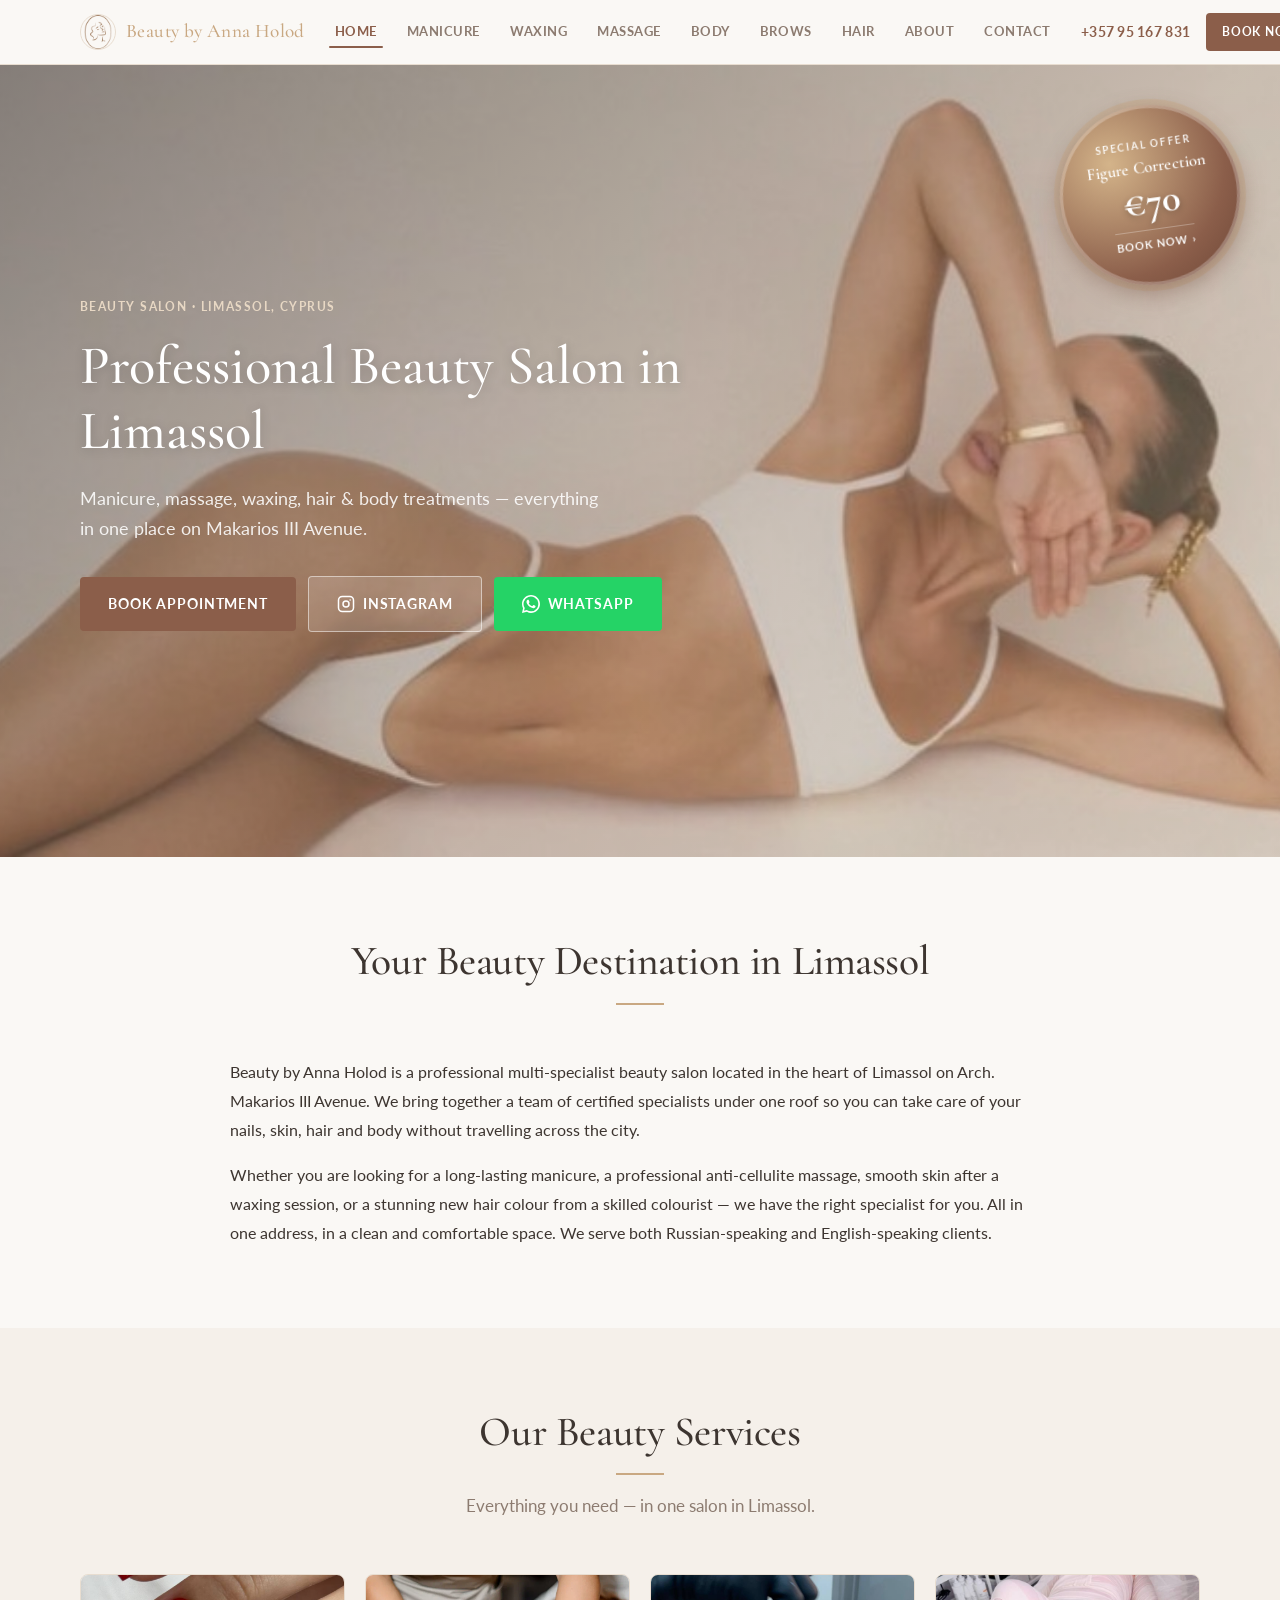
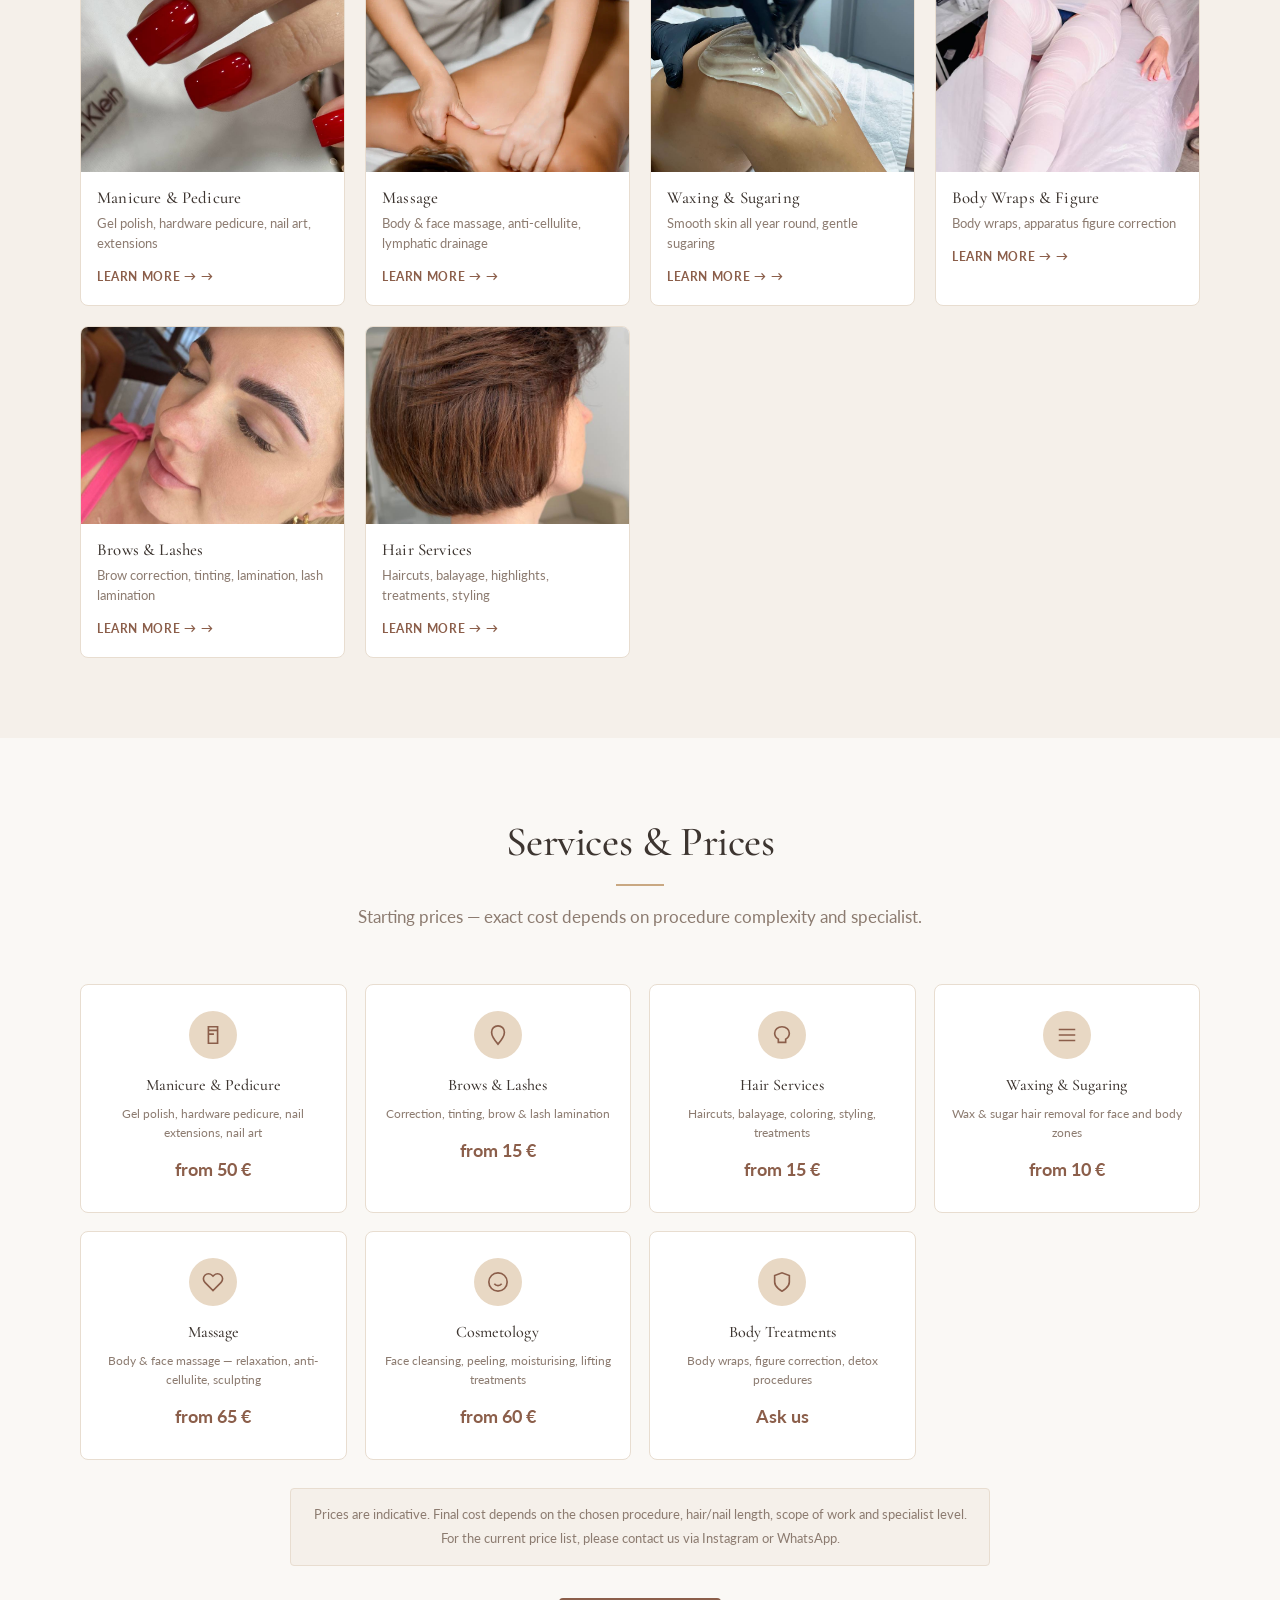
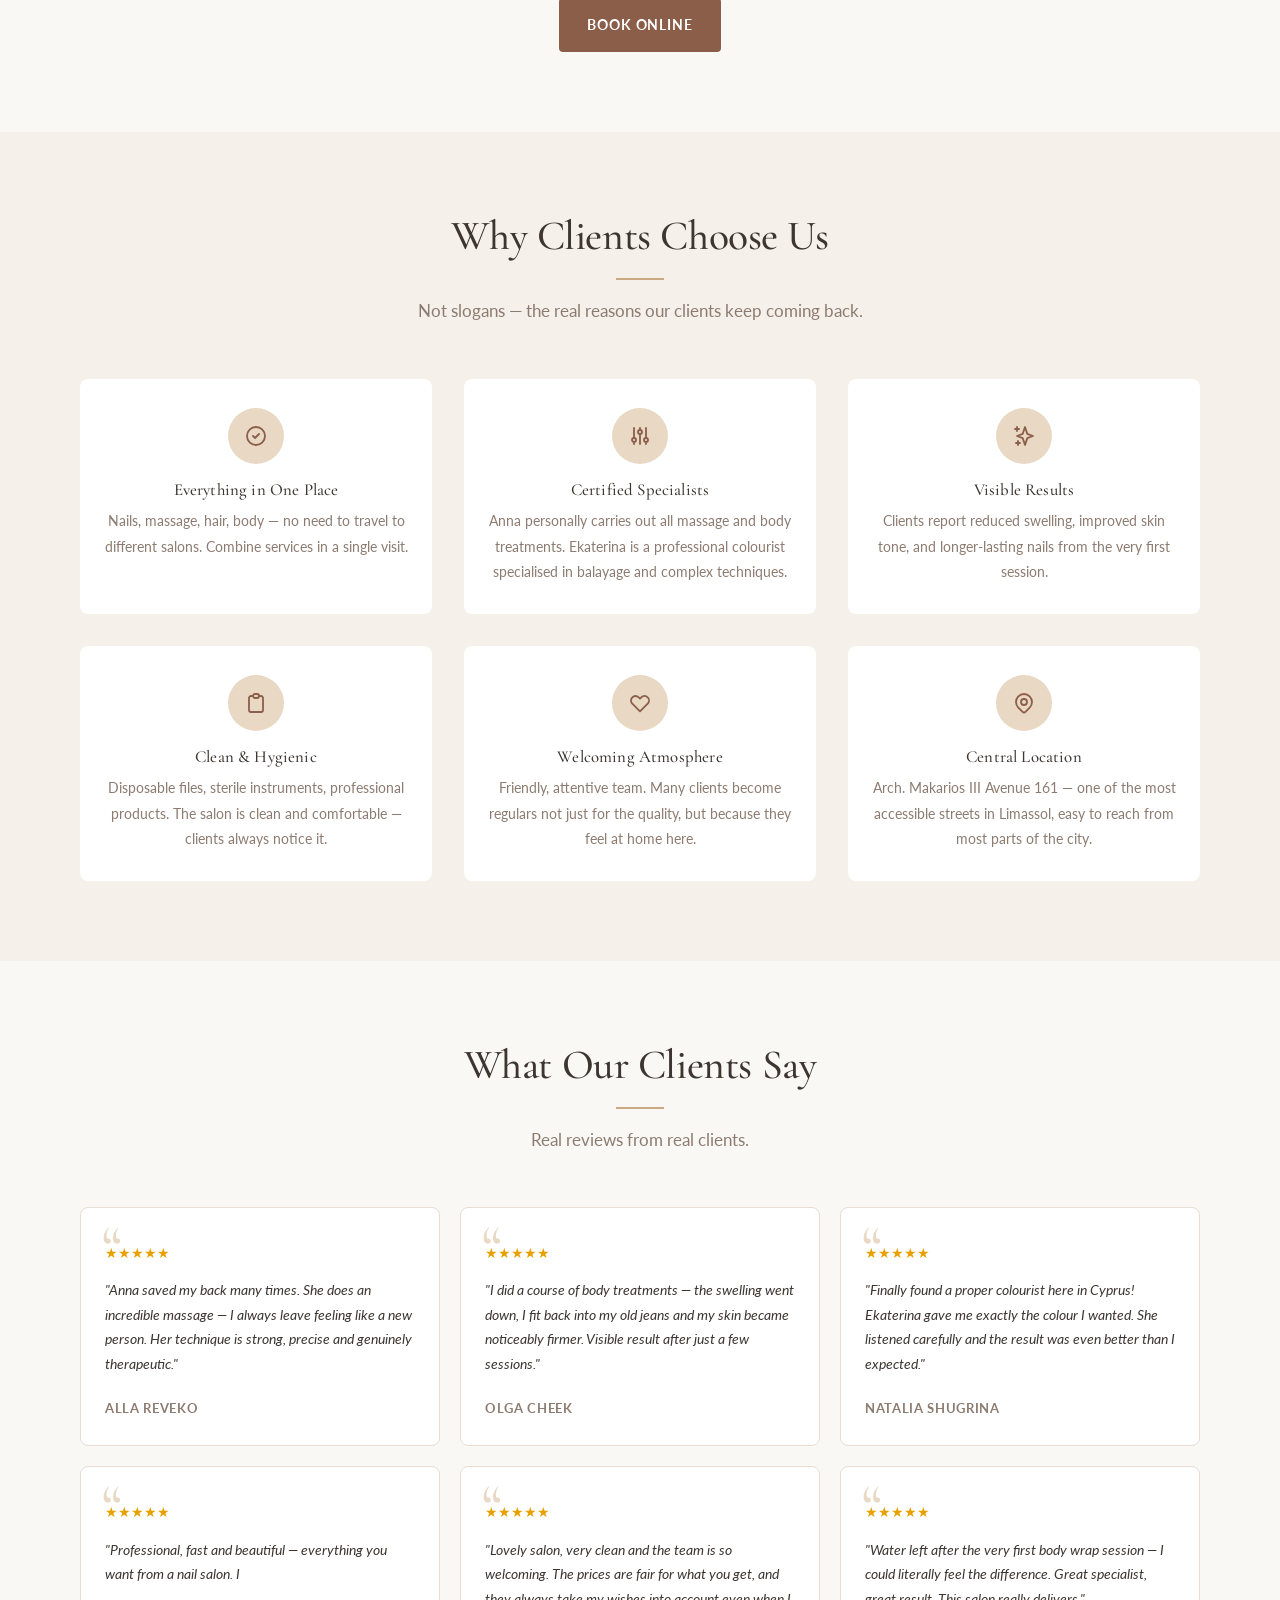
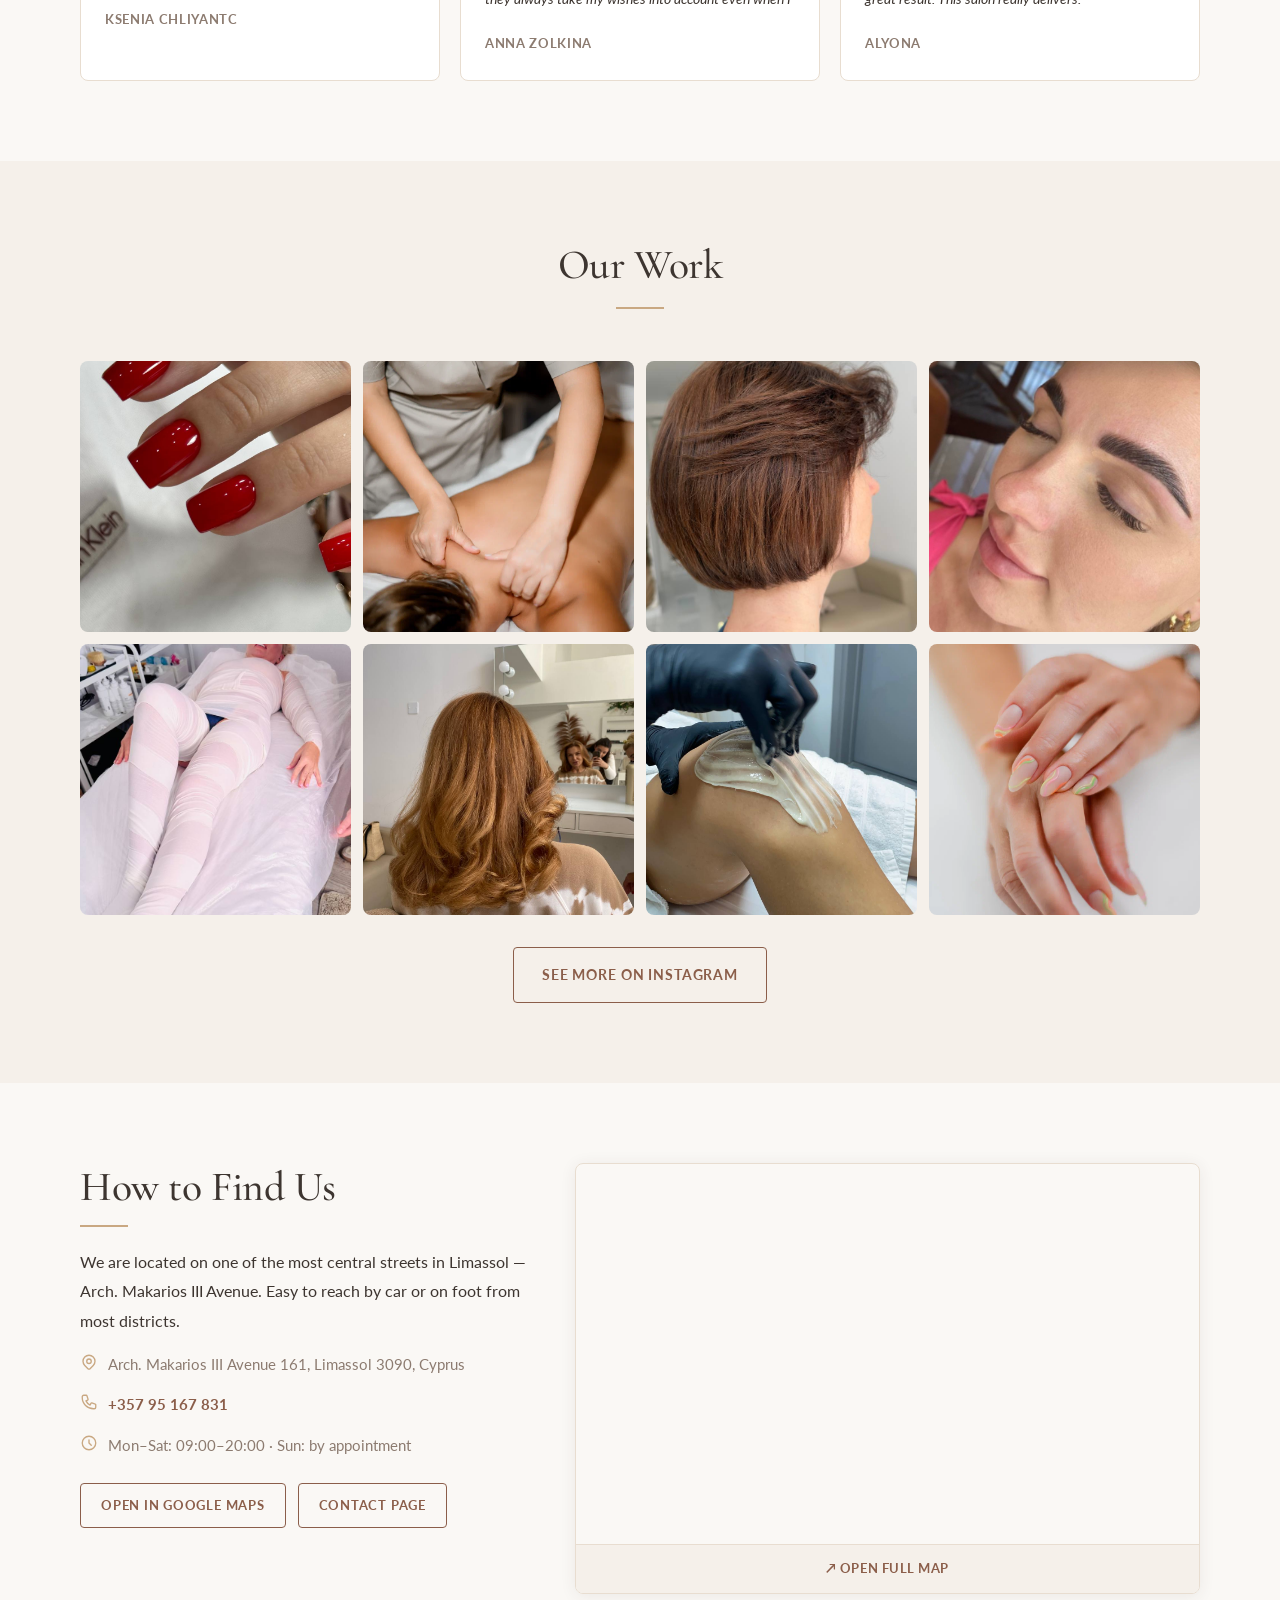
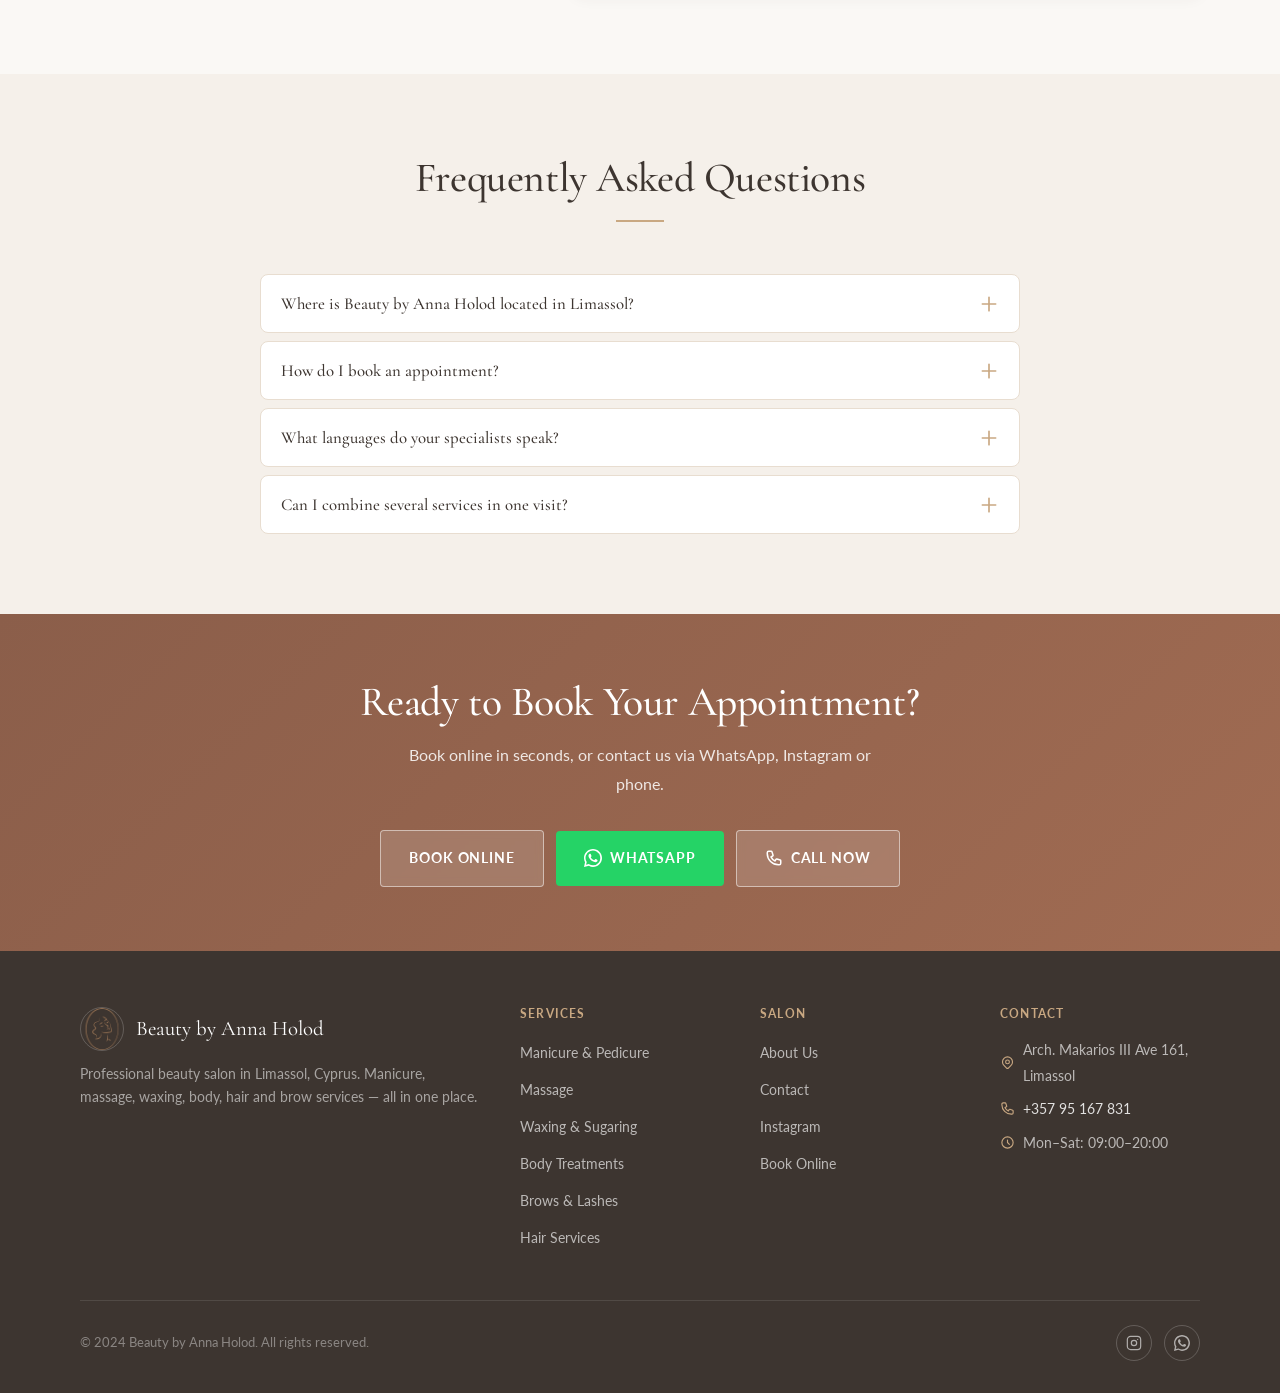
<file: index.html>
<!DOCTYPE html>
<html lang="en">
<head>
  <meta charset="UTF-8">
  <meta name="viewport" content="width=device-width, initial-scale=1.0">
  <title>Beauty Salon in Limassol | Beauty by Anna Holod — Professional Beauty Salon</title>
  <meta name="description" content="Beauty by Anna Holod — professional beauty salon in Limassol. Manicure, pedicure, massage, waxing, hair, body treatments. Book online or call +357 95 167 831. Arch. Makarios III, 161.">
  <meta name="robots" content="index, follow">
  <link rel="canonical" href="https://beauty-by-anna-holod.com/">

  <!-- Open Graph -->
  <meta property="og:type" content="website">
  <meta property="og:title" content="Beauty Salon in Limassol | Beauty by Anna Holod">
  <meta property="og:description" content="Professional beauty salon in Limassol. Manicure, massage, waxing, hair & body treatments. Book online or call +357 95 167 831.">
  <meta property="og:image" content="https://beauty-by-anna-holod.com/images/hero-home.jpg">
  <meta property="og:url" content="https://beauty-by-anna-holod.com/">
  <meta property="og:site_name" content="Beauty by Anna Holod">

  <link rel="preload" as="image" href="images/hero-home.jpg">
  <link rel="icon" type="image/x-icon" href="images/favicon-pack/favicon.ico">
  <link rel="icon" type="image/png" sizes="32x32" href="images/favicon-pack/favicon-32x32.png">
  <link rel="icon" type="image/png" sizes="16x16" href="images/favicon-pack/favicon-16x16.png">
  <link rel="apple-touch-icon" sizes="180x180" href="images/favicon-pack/apple-touch-icon.png">
  <link rel="stylesheet" href="style.css">

  <script type="application/ld+json">
  {
    "@context": "https://schema.org",
    "@type": "BeautySalon",
    "name": "Beauty by Anna Holod",
    "url": "https://beauty-by-anna-holod.com",
    "telephone": "+35795167831",
    "image": "https://beauty-by-anna-holod.com/images/hero-home.jpg",
    "address": {
      "@type": "PostalAddress",
      "streetAddress": "Arch. Makarios III Avenue 161",
      "addressLocality": "Limassol",
      "addressRegion": "Limassol District",
      "addressCountry": "CY",
      "postalCode": "3090"
    },
    "geo": {
      "@type": "GeoCoordinates",
      "latitude": "34.6751",
      "longitude": "33.0441"
    },
    "sameAs": [
      "https://www.instagram.com/beauty_by_anna_holod/",
      "https://n355630.alteg.io/"
    ],
    "openingHours": ["Mo-Sa 09:00-20:00"],
    "priceRange": "€€",
    "areaServed": {"@type": "City", "name": "Limassol"},
    "hasOfferCatalog": {
      "@type": "OfferCatalog",
      "name": "Beauty Services",
      "itemListElement": [
        {"@type": "Offer", "itemOffered": {"@type": "Service", "name": "Manicure & Pedicure"}},
        {"@type": "Offer", "itemOffered": {"@type": "Service", "name": "Massage"}},
        {"@type": "Offer", "itemOffered": {"@type": "Service", "name": "Waxing & Sugaring"}},
        {"@type": "Offer", "itemOffered": {"@type": "Service", "name": "Body Wraps & Figure Correction"}},
        {"@type": "Offer", "itemOffered": {"@type": "Service", "name": "Eyebrow Shaping & Lashes"}},
        {"@type": "Offer", "itemOffered": {"@type": "Service", "name": "Hair Services"}},
        {"@type": "Offer", "itemOffered": {"@type": "Service", "name": "Cosmetology"}}
      ]
    }
  }
  </script>

  <script type="application/ld+json">
  {
    "@context": "https://schema.org",
    "@type": "FAQPage",
    "mainEntity": [
      {"@type": "Question","name": "Where is Beauty by Anna Holod located in Limassol?","acceptedAnswer": {"@type": "Answer","text": "Our beauty salon is at Arch. Makarios III Avenue 161, Limassol 3090, Cyprus — one of the most central and accessible streets in the city."}},
      {"@type": "Question","name": "How do I book an appointment?","acceptedAnswer": {"@type": "Answer","text": "You can book online at n355630.alteg.io, via Instagram DM, WhatsApp, or by calling +357 95 167 831."}},
      {"@type": "Question","name": "What languages do your specialists speak?","acceptedAnswer": {"@type": "Answer","text": "Our team speaks Russian and English, serving both local and international clients in Limassol."}},
      {"@type": "Question","name": "Can I combine several beauty services in one visit?","acceptedAnswer": {"@type": "Answer","text": "Absolutely. Many clients combine manicure with pedicure, or massage with body wraps, getting everything done in one place."}}
    ]
  }
  </script>
</head>
<body>


<!-- HEADER -->
<header class="site-header" id="site-header">
  <div class="container">
    <div class="header__inner">
      <a href="index.html" class="header__logo">
        <img src="images/favicon-pack/apple-touch-icon.png" alt="Beauty by Anna Holod logo" class="header__logo-img" width="36" height="36">
        <span class="header__logo-text">Beauty <span>by Anna Holod</span></span>
      </a>

      <nav class="site-nav" id="site-nav" aria-label="Main navigation">
        <ul>
          <li><a href="index.html" data-en="Home" data-ru="Главная">Home</a></li>
          <li><a href="manicure.html" data-en="Manicure" data-ru="Маникюр">Manicure</a></li>
          <li><a href="waxing.html" data-en="Waxing" data-ru="Депиляция">Waxing</a></li>
          <li><a href="massage.html" data-en="Massage" data-ru="Массаж">Massage</a></li>
          <li><a href="body.html" data-en="Body" data-ru="Тело">Body</a></li>
          <li><a href="brows.html" data-en="Brows" data-ru="Брови">Brows</a></li>
          <li><a href="hair.html" data-en="Hair" data-ru="Волосы">Hair</a></li>
          <li><a href="about.html" data-en="About" data-ru="О нас">About</a></li>
          <li><a href="contact.html" data-en="Contact" data-ru="Контакты">Contact</a></li>
        </ul>
      </nav>

      <div class="header__right">
        <a href="tel:+35795167831" class="header__phone">+357 95 167 831</a>
        <a href="https://n355630.alteg.io/" target="_blank" rel="noopener" class="btn btn--primary header__book-btn" data-en="Book Now" data-ru="Записаться">Book Now</a>
        <div class="lang-switcher">
          <button class="lang-btn active" data-lang="en">EN</button>
          <button class="lang-btn" data-lang="ru">RU</button>
        </div>
        <button class="hamburger" id="hamburger" aria-label="Toggle menu" aria-expanded="false">
          <span></span><span></span><span></span>
        </button>
      </div>
    </div>
  </div>
</header>

<!-- HERO -->
<section class="hero">
  <div class="hero__bg">
    <img src="images/hero-home.jpg" alt="Beauty by Anna Holod — body care and figure correction in Limassol" fetchpriority="high">
  </div>
  <div class="hero__overlay"></div>

  <a href="body.html" class="hero-badge" aria-label="Figure correction from 70 euro">
    <span class="hero-badge__tag" data-en="Special Offer" data-ru="Спецпредложение">Special Offer</span>
    <span class="hero-badge__title" data-en="Figure Correction" data-ru="Коррекция фигуры">Figure Correction</span>
    <span class="hero-badge__price">€70</span>
    <span class="hero-badge__cta" data-en="Book now ›" data-ru="Записаться ›">Book now ›</span>
  </a>

  <div class="container">
    <div class="hero__content">
      <span class="hero__tag" data-en="Beauty Salon · Limassol, Cyprus" data-ru="Салон красоты · Лимассол, Кипр">Beauty Salon · Limassol, Cyprus</span>
      <h1 class="hero__title" data-en="Professional Beauty Salon in Limassol" data-ru="Профессиональный салон красоты в Лимассоле">Professional Beauty Salon in Limassol</h1>
      <p class="hero__subtitle" data-en="Manicure, massage, waxing, hair & body treatments — everything in one place on Makarios III Avenue." data-ru="Маникюр, массаж, депиляция, волосы и уход за телом — всё в одном месте на проспекте Макариос III.">Manicure, massage, waxing, hair & body treatments — everything in one place on Makarios III Avenue.</p>
      <div class="btn-group">
        <a href="https://n355630.alteg.io/" target="_blank" rel="noopener" class="btn btn--primary" data-en="Book Appointment" data-ru="Записаться онлайн">Book Appointment</a>
        <a href="https://www.instagram.com/beauty_by_anna_holod/" target="_blank" rel="noopener" class="btn btn--ghost">
          <svg xmlns="http://www.w3.org/2000/svg" viewBox="0 0 24 24" fill="none" stroke="currentColor" stroke-width="2" width="18" height="18"><rect x="2" y="2" width="20" height="20" rx="5"/><circle cx="12" cy="12" r="4"/><circle cx="17.5" cy="6.5" r="1" fill="currentColor" stroke="none"/></svg>
          <span data-en="Instagram" data-ru="Instagram">Instagram</span>
        </a>
        <a href="https://wa.me/35795167831" target="_blank" rel="noopener" class="btn btn--wa">
          <svg xmlns="http://www.w3.org/2000/svg" viewBox="0 0 24 24" fill="currentColor" width="18" height="18"><path d="M17.472 14.382c-.297-.149-1.758-.867-2.03-.967-.273-.099-.471-.148-.67.15-.197.297-.767.966-.94 1.164-.173.199-.347.223-.644.075-.297-.15-1.255-.463-2.39-1.475-.883-.788-1.48-1.761-1.653-2.059-.173-.297-.018-.458.13-.606.134-.133.298-.347.446-.52.149-.174.198-.298.298-.497.099-.198.05-.371-.025-.52-.075-.149-.669-1.612-.916-2.207-.242-.579-.487-.5-.669-.51-.173-.008-.371-.01-.57-.01-.198 0-.52.074-.792.372-.272.297-1.04 1.016-1.04 2.479 0 1.462 1.065 2.875 1.213 3.074.149.198 2.096 3.2 5.077 4.487.709.306 1.262.489 1.694.625.712.227 1.36.195 1.871.118.571-.085 1.758-.719 2.006-1.413.248-.694.248-1.289.173-1.413-.074-.124-.272-.198-.57-.347z"/><path d="M12 0C5.373 0 0 5.373 0 12c0 2.025.507 3.932 1.395 5.604L0 24l6.604-1.732A11.955 11.955 0 0012 24c6.627 0 12-5.373 12-12S18.627 0 12 0zm0 21.818a9.818 9.818 0 01-5.134-1.448l-.368-.219-3.82 1.003 1.02-3.72-.24-.382A9.818 9.818 0 1112 21.818z"/></svg>
          <span data-en="WhatsApp" data-ru="WhatsApp">WhatsApp</span>
        </a>
      </div>
    </div>
  </div>
</section>

<!-- POSITIONING -->
<section class="section">
  <div class="container">
    <div class="section__header reveal">
      <h2 data-en="Your Beauty Destination in Limassol" data-ru="Ваш салон красоты в Лимассоле">Your Beauty Destination in Limassol</h2>
      <div class="divider"></div>
    </div>
    <div class="reveal" style="max-width:820px;margin:0 auto;">
      <p data-en="Beauty by Anna Holod is a professional multi-specialist beauty salon located in the heart of Limassol on Arch. Makarios III Avenue. We bring together a team of certified specialists under one roof so you can take care of your nails, skin, hair and body without travelling across the city." data-ru="Beauty by Anna Holod — профессиональный многопрофильный салон красоты в центре Лимассола на проспекте Макариос III. Команда сертифицированных специалистов под одной крышей.">Beauty by Anna Holod is a professional multi-specialist beauty salon located in the heart of Limassol on Arch. Makarios III Avenue. We bring together a team of certified specialists under one roof so you can take care of your nails, skin, hair and body without travelling across the city.</p>
      <p data-en="Whether you are looking for a long-lasting manicure, a professional anti-cellulite massage, smooth skin after a waxing session, or a stunning new hair colour from a skilled colourist — we have the right specialist for you. All in one address, in a clean and comfortable space. We serve both Russian-speaking and English-speaking clients." data-ru="Долговечный маникюр, профессиональный массаж, гладкая кожа после депиляции или новый цвет волос от опытного колориста — нужный специалист всегда найдётся. Всё по одному адресу, в чистом и комфортном пространстве.">Whether you are looking for a long-lasting manicure, a professional anti-cellulite massage, smooth skin after a waxing session, or a stunning new hair colour from a skilled colourist — we have the right specialist for you. All in one address, in a clean and comfortable space. We serve both Russian-speaking and English-speaking clients.</p>
    </div>
  </div>
</section>

<!-- SERVICES GRID -->
<section class="section section--alt">
  <div class="container">
    <div class="section__header reveal">
      <h2 data-en="Our Beauty Services" data-ru="Наши услуги">Our Beauty Services</h2>
      <div class="divider"></div>
      <p class="section__subtitle mt-16" data-en="Everything you need — in one salon in Limassol." data-ru="Всё, что вам нужно — в одном салоне в Лимассоле.">Everything you need — in one salon in Limassol.</p>
    </div>
    <div class="services-grid reveal">
      <a href="manicure.html" class="service-card">
        <div class="service-card__img">
          <img src="images/manicure-1.jpg" alt="Manicure and pedicure in Limassol" loading="lazy">
        </div>
        <div class="service-card__body">
          <h3 class="service-card__title" data-en="Manicure & Pedicure" data-ru="Маникюр и педикюр">Manicure & Pedicure</h3>
          <p class="service-card__desc" data-en="Gel polish, hardware pedicure, nail art, extensions" data-ru="Гель-лак, аппаратный педикюр, дизайн, наращивание">Gel polish, hardware pedicure, nail art, extensions</p>
          <span class="service-card__link" data-en="Learn more →" data-ru="Подробнее →">Learn more →</span>
        </div>
      </a>
      <a href="massage.html" class="service-card">
        <div class="service-card__img">
          <img src="images/massage-3.jpg" alt="Professional massage in Limassol — anti-cellulite and lymphatic drainage" loading="lazy">
        </div>
        <div class="service-card__body">
          <h3 class="service-card__title" data-en="Massage" data-ru="Массаж">Massage</h3>
          <p class="service-card__desc" data-en="Body & face massage, anti-cellulite, lymphatic drainage" data-ru="Массаж тела и лица, антицеллюлитный, лимфодренажный">Body & face massage, anti-cellulite, lymphatic drainage</p>
          <span class="service-card__link" data-en="Learn more →" data-ru="Подробнее →">Learn more →</span>
        </div>
      </a>
      <a href="waxing.html" class="service-card">
        <div class="service-card__img">
          <img src="images/waxing-1.jpg" alt="Waxing and sugaring in Limassol" loading="lazy">
        </div>
        <div class="service-card__body">
          <h3 class="service-card__title" data-en="Waxing & Sugaring" data-ru="Депиляция и шугаринг">Waxing & Sugaring</h3>
          <p class="service-card__desc" data-en="Smooth skin all year round, gentle sugaring" data-ru="Гладкая кожа круглый год, мягкий шугаринг">Smooth skin all year round, gentle sugaring</p>
          <span class="service-card__link" data-en="Learn more →" data-ru="Подробнее →">Learn more →</span>
        </div>
      </a>
      <a href="body.html" class="service-card">
        <div class="service-card__img">
          <img src="images/body-1.jpg" alt="Body wraps and figure correction in Limassol" loading="lazy">
        </div>
        <div class="service-card__body">
          <h3 class="service-card__title" data-en="Body Wraps & Figure" data-ru="Обёртывания и коррекция">Body Wraps & Figure</h3>
          <p class="service-card__desc" data-en="Body wraps, apparatus figure correction" data-ru="Обёртывания, аппаратная коррекция фигуры">Body wraps, apparatus figure correction</p>
          <span class="service-card__link" data-en="Learn more →" data-ru="Подробнее →">Learn more →</span>
        </div>
      </a>
      <a href="brows.html" class="service-card">
        <div class="service-card__img">
          <img src="images/brows.jpg" alt="Eyebrow shaping and lash services in Limassol" loading="lazy">
        </div>
        <div class="service-card__body">
          <h3 class="service-card__title" data-en="Brows & Lashes" data-ru="Брови и ресницы">Brows & Lashes</h3>
          <p class="service-card__desc" data-en="Brow correction, tinting, lamination, lash lamination" data-ru="Коррекция, окрашивание, ламинирование бровей и ресниц">Brow correction, tinting, lamination, lash lamination</p>
          <span class="service-card__link" data-en="Learn more →" data-ru="Подробнее →">Learn more →</span>
        </div>
      </a>
      <a href="hair.html" class="service-card">
        <div class="service-card__img">
          <img src="images/hair-1.jpg" alt="Hair salon in Limassol — haircut, balayage, coloring" loading="lazy">
        </div>
        <div class="service-card__body">
          <h3 class="service-card__title" data-en="Hair Services" data-ru="Волосы">Hair Services</h3>
          <p class="service-card__desc" data-en="Haircuts, balayage, highlights, treatments, styling" data-ru="Стрижки, балаяж, мелирование, уходы, укладки">Haircuts, balayage, highlights, treatments, styling</p>
          <span class="service-card__link" data-en="Learn more →" data-ru="Подробнее →">Learn more →</span>
        </div>
      </a>
    </div>
  </div>
</section>

<!-- PRICES -->
<section class="section">
  <div class="container">
    <div class="section__header reveal">
      <h2 data-en="Services & Prices" data-ru="Услуги и цены">Services & Prices</h2>
      <div class="divider"></div>
      <p class="section__subtitle mt-16" data-en="Starting prices — exact cost depends on procedure complexity and specialist." data-ru="Ориентировочные цены — точная стоимость зависит от сложности и специалиста.">Starting prices — exact cost depends on procedure complexity and specialist.</p>
    </div>
    <div class="price-cards reveal">

      <div class="price-card">
        <div class="price-card__icon">
          <svg viewBox="0 0 24 24" fill="none" stroke="currentColor" stroke-width="1.8"><path d="M7 3h10v18H7z"/><path d="M7 7h10M7 11h6"/></svg>
        </div>
        <div class="price-card__service" data-en="Manicure & Pedicure" data-ru="Маникюр и педикюр">Manicure & Pedicure</div>
        <div class="price-card__desc" data-en="Gel polish, hardware pedicure, nail extensions, nail art" data-ru="Гель-лак, аппаратный педикюр, наращивание, дизайн">Gel polish, hardware pedicure, nail extensions, nail art</div>
        <div class="price-card__price" data-en="from 50 €" data-ru="от 50 €">from 50 €</div>
      </div>

      <div class="price-card">
        <div class="price-card__icon">
          <svg viewBox="0 0 24 24" fill="none" stroke="currentColor" stroke-width="1.8"><path d="M12 2C8 2 5 5 5 9c0 5 7 13 7 13s7-8 7-13c0-4-3-7-7-7z"/></svg>
        </div>
        <div class="price-card__service" data-en="Brows & Lashes" data-ru="Брови и ресницы">Brows & Lashes</div>
        <div class="price-card__desc" data-en="Correction, tinting, brow & lash lamination" data-ru="Коррекция, окрашивание, ламинирование бровей и ресниц">Correction, tinting, brow & lash lamination</div>
        <div class="price-card__price" data-en="from 15 €" data-ru="от 15 €">from 15 €</div>
      </div>

      <div class="price-card">
        <div class="price-card__icon">
          <svg viewBox="0 0 24 24" fill="none" stroke="currentColor" stroke-width="1.8"><path d="M12 3c-4.5 0-8 3-8 7 0 2.5 1.5 5 4 6.5V20h8v-3.5c2.5-1.5 4-4 4-6.5 0-4-3.5-7-8-7z"/></svg>
        </div>
        <div class="price-card__service" data-en="Hair Services" data-ru="Волосы">Hair Services</div>
        <div class="price-card__desc" data-en="Haircuts, balayage, coloring, styling, treatments" data-ru="Стрижки, балаяж, окрашивание, укладки, уходы">Haircuts, balayage, coloring, styling, treatments</div>
        <div class="price-card__price" data-en="from 15 €" data-ru="от 15 €">from 15 €</div>
      </div>

      <div class="price-card">
        <div class="price-card__icon">
          <svg viewBox="0 0 24 24" fill="none" stroke="currentColor" stroke-width="1.8"><path d="M3 6h18M3 12h18M3 18h18"/></svg>
        </div>
        <div class="price-card__service" data-en="Waxing & Sugaring" data-ru="Депиляция и шугаринг">Waxing & Sugaring</div>
        <div class="price-card__desc" data-en="Wax & sugar hair removal for face and body zones" data-ru="Восковая и сахарная депиляция лица и тела">Wax & sugar hair removal for face and body zones</div>
        <div class="price-card__price" data-en="from 10 €" data-ru="от 10 €">from 10 €</div>
      </div>

      <div class="price-card">
        <div class="price-card__icon">
          <svg viewBox="0 0 24 24" fill="none" stroke="currentColor" stroke-width="1.8"><path d="M20.84 4.61a5.5 5.5 0 0 0-7.78 0L12 5.67l-1.06-1.06a5.5 5.5 0 0 0-7.78 7.78l1.06 1.06L12 21.23l7.78-7.78 1.06-1.06a5.5 5.5 0 0 0 0-7.78z"/></svg>
        </div>
        <div class="price-card__service" data-en="Massage" data-ru="Массаж">Massage</div>
        <div class="price-card__desc" data-en="Body & face massage — relaxation, anti-cellulite, sculpting" data-ru="Массаж тела и лица — расслабляющий, антицеллюлитный, скульптурный">Body & face massage — relaxation, anti-cellulite, sculpting</div>
        <div class="price-card__price" data-en="from 65 €" data-ru="от 65 €">from 65 €</div>
      </div>

      <div class="price-card">
        <div class="price-card__icon">
          <svg viewBox="0 0 24 24" fill="none" stroke="currentColor" stroke-width="1.8"><circle cx="12" cy="12" r="10"/><path d="M8 14s1.5 2 4 2 4-2 4-2"/><line x1="9" y1="9" x2="9.01" y2="9"/><line x1="15" y1="9" x2="15.01" y2="9"/></svg>
        </div>
        <div class="price-card__service" data-en="Cosmetology" data-ru="Косметология">Cosmetology</div>
        <div class="price-card__desc" data-en="Face cleansing, peeling, moisturising, lifting treatments" data-ru="Чистка лица, пилинг, увлажнение, лифтинг-процедуры">Face cleansing, peeling, moisturising, lifting treatments</div>
        <div class="price-card__price" data-en="from 60 €" data-ru="от 60 €">from 60 €</div>
      </div>

      <div class="price-card">
        <div class="price-card__icon">
          <svg viewBox="0 0 24 24" fill="none" stroke="currentColor" stroke-width="1.8"><path d="M12 22s8-4 8-10V5l-8-3-8 3v7c0 6 8 10 8 10z"/></svg>
        </div>
        <div class="price-card__service" data-en="Body Treatments" data-ru="Уход за телом">Body Treatments</div>
        <div class="price-card__desc" data-en="Body wraps, figure correction, detox procedures" data-ru="Обёртывания, коррекция фигуры, детокс-процедуры">Body wraps, figure correction, detox procedures</div>
        <div class="price-card__price" data-en="Ask us" data-ru="Уточните у нас">Ask us</div>
      </div>

    </div>
    <p class="price-disclaimer" data-en="Prices are indicative. Final cost depends on the chosen procedure, hair/nail length, scope of work and specialist level. For the current price list, please contact us via Instagram or WhatsApp." data-ru="Цены указаны ориентировочно. Стоимость зависит от выбранной процедуры, длины волос или ногтей, объёма работы и категории мастера. Для уточнения актуального прайса свяжитесь с нами через Instagram или WhatsApp.">Prices are indicative. Final cost depends on the chosen procedure, hair/nail length, scope of work and specialist level. For the current price list, please contact us via Instagram or WhatsApp.</p>
    <div class="text-center mt-32">
      <a href="https://n355630.alteg.io/" target="_blank" rel="noopener" class="btn btn--primary" data-en="Book Online" data-ru="Записаться онлайн">Book Online</a>
    </div>
  </div>
</section>

<!-- WHY CHOOSE US -->
<section class="section section--alt">
  <div class="container">
    <div class="section__header reveal">
      <h2 data-en="Why Clients Choose Us" data-ru="Почему клиенты выбирают нас">Why Clients Choose Us</h2>
      <div class="divider"></div>
      <p class="section__subtitle mt-16" data-en="Not slogans — the real reasons our clients keep coming back." data-ru="Не слоганы — реальные причины, по которым клиенты возвращаются.">Not slogans — the real reasons our clients keep coming back.</p>
    </div>
    <div class="features-grid reveal">
      <div class="feature-item">
        <div class="feature-item__icon">
          <svg xmlns="http://www.w3.org/2000/svg" fill="none" viewBox="0 0 24 24" stroke="currentColor" stroke-width="1.8"><path stroke-linecap="round" stroke-linejoin="round" d="M9 12l2 2 4-4m6 2a9 9 0 11-18 0 9 9 0 0118 0z"/></svg>
        </div>
        <h3 data-en="Everything in One Place" data-ru="Всё в одном месте">Everything in One Place</h3>
        <p data-en="Nails, massage, hair, body — no need to travel to different salons. Combine services in a single visit." data-ru="Ногти, массаж, волосы, тело — всё в одном визите.">Nails, massage, hair, body — no need to travel to different salons. Combine services in a single visit.</p>
      </div>
      <div class="feature-item">
        <div class="feature-item__icon">
          <svg xmlns="http://www.w3.org/2000/svg" fill="none" viewBox="0 0 24 24" stroke="currentColor" stroke-width="1.8"><path stroke-linecap="round" stroke-linejoin="round" d="M12 6V4m0 2a2 2 0 100 4m0-4a2 2 0 110 4m-6 8a2 2 0 100-4m0 4a2 2 0 110-4m0 4v2m0-6V4m6 6v10m6-2a2 2 0 100-4m0 4a2 2 0 110-4m0 4v2m0-6V4"/></svg>
        </div>
        <h3 data-en="Certified Specialists" data-ru="Сертифицированные специалисты">Certified Specialists</h3>
        <p data-en="Anna personally carries out all massage and body treatments. Ekaterina is a professional colourist specialised in balayage and complex techniques." data-ru="Анна лично проводит все массажи и процедуры тела. Екатерина — профессиональный колорист по балаяжу и сложным техникам.">Anna personally carries out all massage and body treatments. Ekaterina is a professional colourist specialised in balayage and complex techniques.</p>
      </div>
      <div class="feature-item">
        <div class="feature-item__icon">
          <svg xmlns="http://www.w3.org/2000/svg" fill="none" viewBox="0 0 24 24" stroke="currentColor" stroke-width="1.8"><path stroke-linecap="round" stroke-linejoin="round" d="M5 3v4M3 5h4M6 17v4m-2-2h4m5-16l2.286 6.857L21 12l-5.714 2.143L13 21l-2.286-6.857L5 12l5.714-2.143L13 3z"/></svg>
        </div>
        <h3 data-en="Visible Results" data-ru="Заметный результат">Visible Results</h3>
        <p data-en="Clients report reduced swelling, improved skin tone, and longer-lasting nails from the very first session." data-ru="Уходят отёки, улучшается тонус кожи, ногти держатся дольше — уже после первого сеанса.">Clients report reduced swelling, improved skin tone, and longer-lasting nails from the very first session.</p>
      </div>
      <div class="feature-item">
        <div class="feature-item__icon">
          <svg xmlns="http://www.w3.org/2000/svg" fill="none" viewBox="0 0 24 24" stroke="currentColor" stroke-width="1.8"><path stroke-linecap="round" stroke-linejoin="round" d="M9 5H7a2 2 0 00-2 2v12a2 2 0 002 2h10a2 2 0 002-2V7a2 2 0 00-2-2h-2M9 5a2 2 0 002 2h2a2 2 0 002-2M9 5a2 2 0 012-2h2a2 2 0 012 2"/></svg>
        </div>
        <h3 data-en="Clean & Hygienic" data-ru="Чистота и гигиена">Clean & Hygienic</h3>
        <p data-en="Disposable files, sterile instruments, professional products. The salon is clean and comfortable — clients always notice it." data-ru="Одноразовые материалы, стерильный инструмент. Клиенты всегда отмечают чистоту.">Disposable files, sterile instruments, professional products. The salon is clean and comfortable — clients always notice it.</p>
      </div>
      <div class="feature-item">
        <div class="feature-item__icon">
          <svg xmlns="http://www.w3.org/2000/svg" fill="none" viewBox="0 0 24 24" stroke="currentColor" stroke-width="1.8"><path stroke-linecap="round" stroke-linejoin="round" d="M4.318 6.318a4.5 4.5 0 000 6.364L12 20.364l7.682-7.682a4.5 4.5 0 00-6.364-6.364L12 7.636l-1.318-1.318a4.5 4.5 0 00-6.364 0z"/></svg>
        </div>
        <h3 data-en="Welcoming Atmosphere" data-ru="Уютная атмосфера">Welcoming Atmosphere</h3>
        <p data-en="Friendly, attentive team. Many clients become regulars not just for the quality, but because they feel at home here." data-ru="Дружелюбная команда. Многие приходят снова — не только ради качества, но и ради атмосферы.">Friendly, attentive team. Many clients become regulars not just for the quality, but because they feel at home here.</p>
      </div>
      <div class="feature-item">
        <div class="feature-item__icon">
          <svg xmlns="http://www.w3.org/2000/svg" fill="none" viewBox="0 0 24 24" stroke="currentColor" stroke-width="1.8"><path stroke-linecap="round" stroke-linejoin="round" d="M17.657 16.657L13.414 20.9a1.998 1.998 0 01-2.827 0l-4.244-4.243a8 8 0 1111.314 0z"/><path stroke-linecap="round" stroke-linejoin="round" d="M15 11a3 3 0 11-6 0 3 3 0 016 0z"/></svg>
        </div>
        <h3 data-en="Central Location" data-ru="Удобное расположение">Central Location</h3>
        <p data-en="Arch. Makarios III Avenue 161 — one of the most accessible streets in Limassol, easy to reach from most parts of the city." data-ru="Проспект Макариос III, 161 — удобно добираться из любой части Лимассола.">Arch. Makarios III Avenue 161 — one of the most accessible streets in Limassol, easy to reach from most parts of the city.</p>
      </div>
    </div>
  </div>
</section>

<!-- REVIEWS -->
<section class="section">
  <div class="container">
    <div class="section__header reveal">
      <h2 data-en="What Our Clients Say" data-ru="Отзывы наших клиентов">What Our Clients Say</h2>
      <div class="divider"></div>
      <p class="section__subtitle mt-16" data-en="Real reviews from real clients." data-ru="Реальные отзывы реальных клиентов.">Real reviews from real clients.</p>
    </div>
    <div class="reviews-grid reveal">
      <div class="review-card">
        <div class="review-card__stars">★★★★★</div>
        <p class="review-card__text" data-en='"Anna saved my back many times. She does an incredible massage — I always leave feeling like a new person. Her technique is strong, precise and genuinely therapeutic."' data-ru='"Анна много раз спасала мою спину. Невероятный массаж — всегда ухожу как новый человек. Техника сильная, точная и по-настоящему лечебная."'>"Anna saved my back many times. She does an incredible massage — I always leave feeling like a new person. Her technique is strong, precise and genuinely therapeutic."</p>
        <span class="review-card__author">Alla Reveko</span>
      </div>
      <div class="review-card">
        <div class="review-card__stars">★★★★★</div>
        <p class="review-card__text" data-en='"I did a course of body treatments — the swelling went down, I fit back into my old jeans and my skin became noticeably firmer. Visible result after just a few sessions."' data-ru='"Прошла курс обёртываний — отёки ушли, влезла в старые джинсы, кожа стала упругой. Видимый результат уже после нескольких сеансов."'>"I did a course of body treatments — the swelling went down, I fit back into my old jeans and my skin became noticeably firmer. Visible result after just a few sessions."</p>
        <span class="review-card__author">Olga Cheek</span>
      </div>
      <div class="review-card">
        <div class="review-card__stars">★★★★★</div>
        <p class="review-card__text" data-en='"Finally found a proper colourist here in Cyprus! Ekaterina gave me exactly the colour I wanted. She listened carefully and the result was even better than I expected."' data-ru='"Наконец нашла грамотного мастера-колориста на Кипре! Екатерина сделала именно тот цвет, который я хотела. Результат превзошёл ожидания."'>"Finally found a proper colourist here in Cyprus! Ekaterina gave me exactly the colour I wanted. She listened carefully and the result was even better than I expected."</p>
        <span class="review-card__author">Natalia Shugrina</span>
      </div>
      <div class="review-card">
        <div class="review-card__stars">★★★★★</div>
        <p class="review-card__text" data-en='"Professional, fast and beautiful — everything you want from a nail salon. I've been coming for months and the quality is always consistently high."' data-ru='"Профессионально, быстро и красиво — всё, чего ждёшь от салона. Хожу уже несколько месяцев, качество всегда стабильно высокое."'>"Professional, fast and beautiful — everything you want from a nail salon. I've been coming for months and the quality is always consistently high."</p>
        <span class="review-card__author">Ksenia Chliyantc</span>
      </div>
      <div class="review-card">
        <div class="review-card__stars">★★★★★</div>
        <p class="review-card__text" data-en='"Lovely salon, very clean and the team is so welcoming. The prices are fair for what you get, and they always take my wishes into account even when I'm in a hurry."' data-ru='"Отличный салон, очень чисто и команда такая приветливая. Цены справедливые, всегда учитывают пожелания, даже когда торопишься."'>"Lovely salon, very clean and the team is so welcoming. The prices are fair for what you get, and they always take my wishes into account even when I'm in a hurry."</p>
        <span class="review-card__author">Anna Zolkina</span>
      </div>
      <div class="review-card">
        <div class="review-card__stars">★★★★★</div>
        <p class="review-card__text" data-en='"Water left after the very first body wrap session — I could literally feel the difference. Great specialist, great result. This salon really delivers."' data-ru='"Вода ушла уже после первого сеанса обёртывания — разницу почувствовала буквально сразу. Отличный специалист, отличный результат."'>"Water left after the very first body wrap session — I could literally feel the difference. Great specialist, great result. This salon really delivers."</p>
        <span class="review-card__author">Alyona</span>
      </div>
    </div>
  </div>
</section>

<!-- GALLERY -->
<section class="section section--alt">
  <div class="container">
    <div class="section__header reveal">
      <h2 data-en="Our Work" data-ru="Наши работы">Our Work</h2>
      <div class="divider"></div>
    </div>
    <div class="gallery-grid reveal">
      <div class="gallery-item"><img src="images/manicure-1.jpg" alt="Manicure — gel polish at Beauty by Anna Holod Limassol" loading="lazy"></div>
      <div class="gallery-item"><img src="images/massage-3.jpg" alt="Professional massage at Beauty by Anna Holod Limassol" loading="lazy"></div>
      <div class="gallery-item"><img src="images/hair-1.jpg" alt="Hair colouring at Beauty by Anna Holod Limassol" loading="lazy"></div>
      <div class="gallery-item"><img src="images/brows.jpg" alt="Eyebrow shaping at beauty salon Limassol" loading="lazy"></div>
      <div class="gallery-item"><img src="images/body-1.jpg" alt="Body wrap treatment at Beauty by Anna Holod Limassol" loading="lazy"></div>
      <div class="gallery-item"><img src="images/hair-2.jpg" alt="Balayage and highlights at beauty salon Limassol" loading="lazy"></div>
      <div class="gallery-item"><img src="images/waxing-1.jpg" alt="Waxing at Beauty by Anna Holod Limassol" loading="lazy"></div>
      <div class="gallery-item"><img src="images/manicure-2.jpg" alt="Nail art and pedicure at Beauty by Anna Holod Limassol" loading="lazy"></div>
    </div>
    <div class="text-center mt-32">
      <a href="https://www.instagram.com/beauty_by_anna_holod/" target="_blank" rel="noopener" class="btn btn--outline" data-en="See More on Instagram" data-ru="Больше работ в Instagram">See More on Instagram</a>
    </div>
  </div>
</section>

<!-- HOW TO FIND US -->
<section class="section">
  <div class="container">
    <div class="find-us-grid reveal">
      <div class="find-us__info">
        <h2 data-en="How to Find Us" data-ru="Как нас найти">How to Find Us</h2>
        <div class="divider"></div>
        <p data-en="We are located on one of the most central streets in Limassol — Arch. Makarios III Avenue. Easy to reach by car or on foot from most districts." data-ru="Мы находимся на одной из центральных улиц Лимассола — проспекте Архиепископа Макариоса III. Удобно добраться на машине или пешком из большинства районов.">We are located on one of the most central streets in Limassol — Arch. Makarios III Avenue. Easy to reach by car or on foot from most districts.</p>
        <div class="find-us__detail">
          <svg fill="none" viewBox="0 0 24 24" stroke="currentColor" stroke-width="1.8"><path stroke-linecap="round" stroke-linejoin="round" d="M17.657 16.657L13.414 20.9a1.998 1.998 0 01-2.827 0l-4.244-4.243a8 8 0 1111.314 0z"/><path stroke-linecap="round" stroke-linejoin="round" d="M15 11a3 3 0 11-6 0 3 3 0 016 0z"/></svg>
          <span data-en="Arch. Makarios III Avenue 161, Limassol 3090, Cyprus" data-ru="Проспект Архиепископа Макариоса III, 161, Лимассол 3090, Кипр">Arch. Makarios III Avenue 161, Limassol 3090, Cyprus</span>
        </div>
        <div class="find-us__detail">
          <svg fill="none" viewBox="0 0 24 24" stroke="currentColor" stroke-width="1.8"><path stroke-linecap="round" stroke-linejoin="round" d="M3 5a2 2 0 012-2h3.28a1 1 0 01.948.684l1.498 4.493a1 1 0 01-.502 1.21l-2.257 1.13a11.042 11.042 0 005.516 5.516l1.13-2.257a1 1 0 011.21-.502l4.493 1.498a1 1 0 01.684.949V19a2 2 0 01-2 2h-1C9.716 21 3 14.284 3 6V5z"/></svg>
          <a href="tel:+35795167831">+357 95 167 831</a>
        </div>
        <div class="find-us__detail">
          <svg fill="none" viewBox="0 0 24 24" stroke="currentColor" stroke-width="1.8"><path stroke-linecap="round" stroke-linejoin="round" d="M12 8v4l3 3m6-3a9 9 0 11-18 0 9 9 0 0118 0z"/></svg>
          <span data-en="Mon–Sat: 09:00–20:00 · Sun: by appointment" data-ru="Пн–Сб: 09:00–20:00 · Вс: по записи">Mon–Sat: 09:00–20:00 · Sun: by appointment</span>
        </div>
        <div class="btn-group mt-24">
          <a href="https://maps.app.goo.gl/JF5akiTY34X66T1S9" target="_blank" rel="noopener" class="btn btn--outline btn--sm" data-en="Open in Google Maps" data-ru="Открыть в Google Maps">Open in Google Maps</a>
          <a href="contact.html" class="btn btn--outline btn--sm" data-en="Contact page" data-ru="Страница контактов">Contact page</a>
        </div>
      </div>
      <div>
        <div class="find-us__map">
          <iframe
            src="https://maps.google.com/maps?q=Beauty+by+Anna+Holod,+Limassol&z=17&output=embed"
            title="Beauty by Anna Holod — Arch. Makarios III Ave 161, Limassol"
            allowfullscreen
            loading="lazy"
            referrerpolicy="no-referrer-when-downgrade">
          </iframe>
          <a href="https://maps.app.goo.gl/JF5akiTY34X66T1S9" target="_blank" rel="noopener" class="find-us__map-btn" data-en="↗ Open full map" data-ru="↗ Открыть полную карту">↗ Open full map</a>
        </div>
      </div>
    </div>
  </div>
</section>

<!-- FAQ -->
<section class="section section--alt">
  <div class="container">
    <div class="section__header reveal">
      <h2 data-en="Frequently Asked Questions" data-ru="Часто задаваемые вопросы">Frequently Asked Questions</h2>
      <div class="divider"></div>
    </div>
    <div class="faq-list reveal">
      <div class="faq-item">
        <button class="faq-item__q">
          <span data-en="Where is Beauty by Anna Holod located in Limassol?" data-ru="Где находится салон в Лимассоле?">Where is Beauty by Anna Holod located in Limassol?</span>
          <svg class="faq-item__icon" xmlns="http://www.w3.org/2000/svg" fill="none" viewBox="0 0 24 24" stroke="currentColor"><path stroke-linecap="round" stroke-linejoin="round" stroke-width="2" d="M12 4v16m8-8H4"/></svg>
        </button>
        <div class="faq-item__a"><p data-en="Our beauty salon is at Arch. Makarios III Avenue 161, Limassol 3090, Cyprus — one of the most central and accessible streets in the city." data-ru="Проспект Архиепископа Макариоса III, 161, Лимассол 3090, Кипр — одна из центральных улиц города.">Our beauty salon is at Arch. Makarios III Avenue 161, Limassol 3090, Cyprus — one of the most central and accessible streets in the city.</p></div>
      </div>
      <div class="faq-item">
        <button class="faq-item__q">
          <span data-en="How do I book an appointment?" data-ru="Как записаться в салон?">How do I book an appointment?</span>
          <svg class="faq-item__icon" xmlns="http://www.w3.org/2000/svg" fill="none" viewBox="0 0 24 24" stroke="currentColor"><path stroke-linecap="round" stroke-linejoin="round" stroke-width="2" d="M12 4v16m8-8H4"/></svg>
        </button>
        <div class="faq-item__a"><p data-en="The quickest way is to book online at our booking page, via Instagram DM, WhatsApp, or by calling +357 95 167 831." data-ru="Быстрее всего записаться онлайн через нашу систему записи, в Instagram, WhatsApp или по телефону +357 95 167 831.">The quickest way is to book online at our booking page, via Instagram DM, WhatsApp, or by calling +357 95 167 831.</p></div>
      </div>
      <div class="faq-item">
        <button class="faq-item__q">
          <span data-en="What languages do your specialists speak?" data-ru="На каких языках говорят ваши специалисты?">What languages do your specialists speak?</span>
          <svg class="faq-item__icon" xmlns="http://www.w3.org/2000/svg" fill="none" viewBox="0 0 24 24" stroke="currentColor"><path stroke-linecap="round" stroke-linejoin="round" stroke-width="2" d="M12 4v16m8-8H4"/></svg>
        </button>
        <div class="faq-item__a"><p data-en="Our team speaks Russian and English — we are happy to serve both local and international clients in Limassol." data-ru="Наша команда говорит по-русски и по-английски — рады обслуживать клиентов на любом языке.">Our team speaks Russian and English — we are happy to serve both local and international clients in Limassol.</p></div>
      </div>
      <div class="faq-item">
        <button class="faq-item__q">
          <span data-en="Can I combine several services in one visit?" data-ru="Можно ли совместить несколько услуг в одном визите?">Can I combine several services in one visit?</span>
          <svg class="faq-item__icon" xmlns="http://www.w3.org/2000/svg" fill="none" viewBox="0 0 24 24" stroke="currentColor"><path stroke-linecap="round" stroke-linejoin="round" stroke-width="2" d="M12 4v16m8-8H4"/></svg>
        </button>
        <div class="faq-item__a"><p data-en="Absolutely. Many clients combine manicure with pedicure, massage with body wraps, or book hair and nails in the same visit. Let us know when booking and we will arrange your schedule." data-ru="Конечно. Многие совмещают маникюр с педикюром, массаж с обёртываниями. Сообщите при записи — всё организуем.">Absolutely. Many clients combine manicure with pedicure, massage with body wraps, or book hair and nails in the same visit. Let us know when booking and we will arrange your schedule.</p></div>
      </div>
    </div>
  </div>
</section>

<!-- CTA -->
<section class="cta-section">
  <div class="container">
    <h2 data-en="Ready to Book Your Appointment?" data-ru="Готовы записаться?">Ready to Book Your Appointment?</h2>
    <p data-en="Book online in seconds, or contact us via WhatsApp, Instagram or phone." data-ru="Запишитесь онлайн за несколько секунд или свяжитесь через WhatsApp, Instagram или телефон.">Book online in seconds, or contact us via WhatsApp, Instagram or phone.</p>
    <div class="btn-group">
      <a href="https://n355630.alteg.io/" target="_blank" rel="noopener" class="btn btn--ghost" data-en="Book Online" data-ru="Записаться онлайн">Book Online</a>
      <a href="https://wa.me/35795167831" target="_blank" rel="noopener" class="btn btn--wa">
        <svg xmlns="http://www.w3.org/2000/svg" viewBox="0 0 24 24" fill="currentColor" width="18" height="18"><path d="M17.472 14.382c-.297-.149-1.758-.867-2.03-.967-.273-.099-.471-.148-.67.15-.197.297-.767.966-.94 1.164-.173.199-.347.223-.644.075-.297-.15-1.255-.463-2.39-1.475-.883-.788-1.48-1.761-1.653-2.059-.173-.297-.018-.458.13-.606.134-.133.298-.347.446-.52.149-.174.198-.298.298-.497.099-.198.05-.371-.025-.52-.075-.149-.669-1.612-.916-2.207-.242-.579-.487-.5-.669-.51-.173-.008-.371-.01-.57-.01-.198 0-.52.074-.792.372-.272.297-1.04 1.016-1.04 2.479 0 1.462 1.065 2.875 1.213 3.074.149.198 2.096 3.2 5.077 4.487.709.306 1.262.489 1.694.625.712.227 1.36.195 1.871.118.571-.085 1.758-.719 2.006-1.413.248-.694.248-1.289.173-1.413-.074-.124-.272-.198-.57-.347z"/><path d="M12 0C5.373 0 0 5.373 0 12c0 2.025.507 3.932 1.395 5.604L0 24l6.604-1.732A11.955 11.955 0 0012 24c6.627 0 12-5.373 12-12S18.627 0 12 0zm0 21.818a9.818 9.818 0 01-5.134-1.448l-.368-.219-3.82 1.003 1.02-3.72-.24-.382A9.818 9.818 0 1112 21.818z"/></svg>
        WhatsApp
      </a>
      <a href="tel:+35795167831" class="btn btn--ghost">
        <svg xmlns="http://www.w3.org/2000/svg" fill="none" viewBox="0 0 24 24" stroke="currentColor" stroke-width="2" width="18" height="18"><path stroke-linecap="round" stroke-linejoin="round" d="M3 5a2 2 0 012-2h3.28a1 1 0 01.948.684l1.498 4.493a1 1 0 01-.502 1.21l-2.257 1.13a11.042 11.042 0 005.516 5.516l1.13-2.257a1 1 0 011.21-.502l4.493 1.498a1 1 0 01.684.949V19a2 2 0 01-2 2h-1C9.716 21 3 14.284 3 6V5z"/></svg>
        <span data-en="Call Now" data-ru="Позвонить">Call Now</span>
      </a>
    </div>
  </div>
</section>

<!-- FOOTER -->
<footer class="site-footer">
  <div class="container">
    <div class="footer__grid">
      <div class="footer__brand">
        <a href="index.html" class="footer__logo-link">
          <img src="images/favicon-pack/apple-touch-icon.png" alt="Beauty by Anna Holod" class="footer__logo-img" width="44" height="44">
          <div class="logo">Beauty by Anna Holod</div>
        </a>
        <p data-en="Professional beauty salon in Limassol, Cyprus. Manicure, massage, waxing, body, hair and brow services — all in one place." data-ru="Профессиональный салон красоты в Лимассоле, Кипр. Маникюр, массаж, депиляция, тело, волосы и брови — всё в одном месте.">Professional beauty salon in Limassol, Cyprus. Manicure, massage, waxing, body, hair and brow services — all in one place.</p>
      </div>
      <div class="footer__col">
        <h4 data-en="Services" data-ru="Услуги">Services</h4>
        <ul>
          <li><a href="manicure.html" data-en="Manicure & Pedicure" data-ru="Маникюр и педикюр">Manicure & Pedicure</a></li>
          <li><a href="massage.html" data-en="Massage" data-ru="Массаж">Massage</a></li>
          <li><a href="waxing.html" data-en="Waxing & Sugaring" data-ru="Депиляция и шугаринг">Waxing & Sugaring</a></li>
          <li><a href="body.html" data-en="Body Treatments" data-ru="Обёртывания и коррекция">Body Treatments</a></li>
          <li><a href="brows.html" data-en="Brows & Lashes" data-ru="Брови и ресницы">Brows & Lashes</a></li>
          <li><a href="hair.html" data-en="Hair Services" data-ru="Волосы">Hair Services</a></li>
        </ul>
      </div>
      <div class="footer__col">
        <h4 data-en="Salon" data-ru="Салон">Salon</h4>
        <ul>
          <li><a href="about.html" data-en="About Us" data-ru="О нас">About Us</a></li>
          <li><a href="contact.html" data-en="Contact" data-ru="Контакты">Contact</a></li>
          <li><a href="https://www.instagram.com/beauty_by_anna_holod/" target="_blank" rel="noopener">Instagram</a></li>
          <li><a href="https://n355630.alteg.io/" target="_blank" rel="noopener" data-en="Book Online" data-ru="Онлайн-запись">Book Online</a></li>
        </ul>
      </div>
      <div class="footer__col">
        <h4 data-en="Contact" data-ru="Контакты">Contact</h4>
        <div class="footer__contact-row">
          <svg xmlns="http://www.w3.org/2000/svg" fill="none" viewBox="0 0 24 24" stroke="currentColor" stroke-width="1.8"><path stroke-linecap="round" stroke-linejoin="round" d="M17.657 16.657L13.414 20.9a1.998 1.998 0 01-2.827 0l-4.244-4.243a8 8 0 1111.314 0z"/><path stroke-linecap="round" stroke-linejoin="round" d="M15 11a3 3 0 11-6 0 3 3 0 016 0z"/></svg>
          <span data-en="Arch. Makarios III Ave 161, Limassol" data-ru="Пр. Макариос III, 161, Лимассол">Arch. Makarios III Ave 161, Limassol</span>
        </div>
        <div class="footer__contact-row">
          <svg xmlns="http://www.w3.org/2000/svg" fill="none" viewBox="0 0 24 24" stroke="currentColor" stroke-width="1.8"><path stroke-linecap="round" stroke-linejoin="round" d="M3 5a2 2 0 012-2h3.28a1 1 0 01.948.684l1.498 4.493a1 1 0 01-.502 1.21l-2.257 1.13a11.042 11.042 0 005.516 5.516l1.13-2.257a1 1 0 011.21-.502l4.493 1.498a1 1 0 01.684.949V19a2 2 0 01-2 2h-1C9.716 21 3 14.284 3 6V5z"/></svg>
          <a href="tel:+35795167831">+357 95 167 831</a>
        </div>
        <div class="footer__contact-row">
          <svg xmlns="http://www.w3.org/2000/svg" fill="none" viewBox="0 0 24 24" stroke="currentColor" stroke-width="1.8"><path stroke-linecap="round" stroke-linejoin="round" d="M12 8v4l3 3m6-3a9 9 0 11-18 0 9 9 0 0118 0z"/></svg>
          <span data-en="Mon–Sat: 09:00–20:00" data-ru="Пн–Сб: 09:00–20:00">Mon–Sat: 09:00–20:00</span>
        </div>
      </div>
    </div>
    <div class="footer__bottom">
      <p>© 2024 Beauty by Anna Holod. All rights reserved.</p>
      <div class="social-links">
        <a href="https://www.instagram.com/beauty_by_anna_holod/" target="_blank" rel="noopener" class="social-link" aria-label="Instagram">
          <svg xmlns="http://www.w3.org/2000/svg" viewBox="0 0 24 24" fill="none" stroke="currentColor" stroke-width="1.8"><rect x="2" y="2" width="20" height="20" rx="5"/><circle cx="12" cy="12" r="4"/><circle cx="17.5" cy="6.5" r="1" fill="currentColor" stroke="none"/></svg>
        </a>
        <a href="https://wa.me/35795167831" target="_blank" rel="noopener" class="social-link" aria-label="WhatsApp">
          <svg xmlns="http://www.w3.org/2000/svg" viewBox="0 0 24 24" fill="currentColor"><path d="M17.472 14.382c-.297-.149-1.758-.867-2.03-.967-.273-.099-.471-.148-.67.15-.197.297-.767.966-.94 1.164-.173.199-.347.223-.644.075-.297-.15-1.255-.463-2.39-1.475-.883-.788-1.48-1.761-1.653-2.059-.173-.297-.018-.458.13-.606.134-.133.298-.347.446-.52.149-.174.198-.298.298-.497.099-.198.05-.371-.025-.52-.075-.149-.669-1.612-.916-2.207-.242-.579-.487-.5-.669-.51-.173-.008-.371-.01-.57-.01-.198 0-.52.074-.792.372-.272.297-1.04 1.016-1.04 2.479 0 1.462 1.065 2.875 1.213 3.074.149.198 2.096 3.2 5.077 4.487.709.306 1.262.489 1.694.625.712.227 1.36.195 1.871.118.571-.085 1.758-.719 2.006-1.413.248-.694.248-1.289.173-1.413-.074-.124-.272-.198-.57-.347z"/><path d="M12 0C5.373 0 0 5.373 0 12c0 2.025.507 3.932 1.395 5.604L0 24l6.604-1.732A11.955 11.955 0 0012 24c6.627 0 12-5.373 12-12S18.627 0 12 0zm0 21.818a9.818 9.818 0 01-5.134-1.448l-.368-.219-3.82 1.003 1.02-3.72-.24-.382A9.818 9.818 0 1112 21.818z"/></svg>
        </a>
      </div>
    </div>
  </div>
</footer>

<script src="script.js"></script>

<!-- Mobile CTA bar -->
<div class="mobile-cta" aria-label="Quick contact">
  <a href="tel:+35795167831" class="mobile-cta__btn">
    <svg xmlns="http://www.w3.org/2000/svg" fill="none" viewBox="0 0 24 24" stroke="currentColor" stroke-width="1.8"><path stroke-linecap="round" stroke-linejoin="round" d="M3 5a2 2 0 012-2h3.28a1 1 0 01.948.684l1.498 4.493a1 1 0 01-.502 1.21l-2.257 1.13a11.042 11.042 0 005.516 5.516l1.13-2.257a1 1 0 011.21-.502l4.493 1.498a1 1 0 01.684.949V19a2 2 0 01-2 2h-1C9.716 21 3 14.284 3 6V5z"/></svg>
    <span data-en="Call" data-ru="Позвонить">Call</span>
  </a>
  <a href="https://wa.me/35795167831" target="_blank" rel="noopener" class="mobile-cta__btn mobile-cta__btn--wa">
    <svg xmlns="http://www.w3.org/2000/svg" viewBox="0 0 24 24" fill="currentColor"><path d="M17.472 14.382c-.297-.149-1.758-.867-2.03-.967-.273-.099-.471-.148-.67.15-.197.297-.767.966-.94 1.164-.173.199-.347.223-.644.075-.297-.15-1.255-.463-2.39-1.475-.883-.788-1.48-1.761-1.653-2.059-.173-.297-.018-.458.13-.606.134-.133.298-.347.446-.52.149-.174.198-.298.298-.497.099-.198.05-.371-.025-.52-.075-.149-.669-1.612-.916-2.207-.242-.579-.487-.5-.669-.51-.173-.008-.371-.01-.57-.01-.198 0-.52.074-.792.372-.272.297-1.04 1.016-1.04 2.479 0 1.462 1.065 2.875 1.213 3.074.149.198 2.096 3.2 5.077 4.487.709.306 1.262.489 1.694.625.712.227 1.36.195 1.871.118.571-.085 1.758-.719 2.006-1.413.248-.694.248-1.289.173-1.413-.074-.124-.272-.198-.57-.347z"/><path d="M12 0C5.373 0 0 5.373 0 12c0 2.025.507 3.932 1.395 5.604L0 24l6.604-1.732A11.955 11.955 0 0012 24c6.627 0 12-5.373 12-12S18.627 0 12 0zm0 21.818a9.818 9.818 0 01-5.134-1.448l-.368-.219-3.82 1.003 1.02-3.72-.24-.382A9.818 9.818 0 1112 21.818z"/></svg>
    <span>WhatsApp</span>
  </a>
  <a href="https://n355630.alteg.io/" target="_blank" rel="noopener" class="mobile-cta__btn mobile-cta__btn--primary">
    <svg xmlns="http://www.w3.org/2000/svg" fill="none" viewBox="0 0 24 24" stroke="currentColor" stroke-width="1.8"><path stroke-linecap="round" stroke-linejoin="round" d="M8 7V3m8 4V3m-9 8h10M5 21h14a2 2 0 002-2V7a2 2 0 00-2-2H5a2 2 0 00-2 2v12a2 2 0 002 2z"/></svg>
    <span data-en="Book" data-ru="Записаться">Book</span>
  </a>
</div>
</body>
</html>
</file>
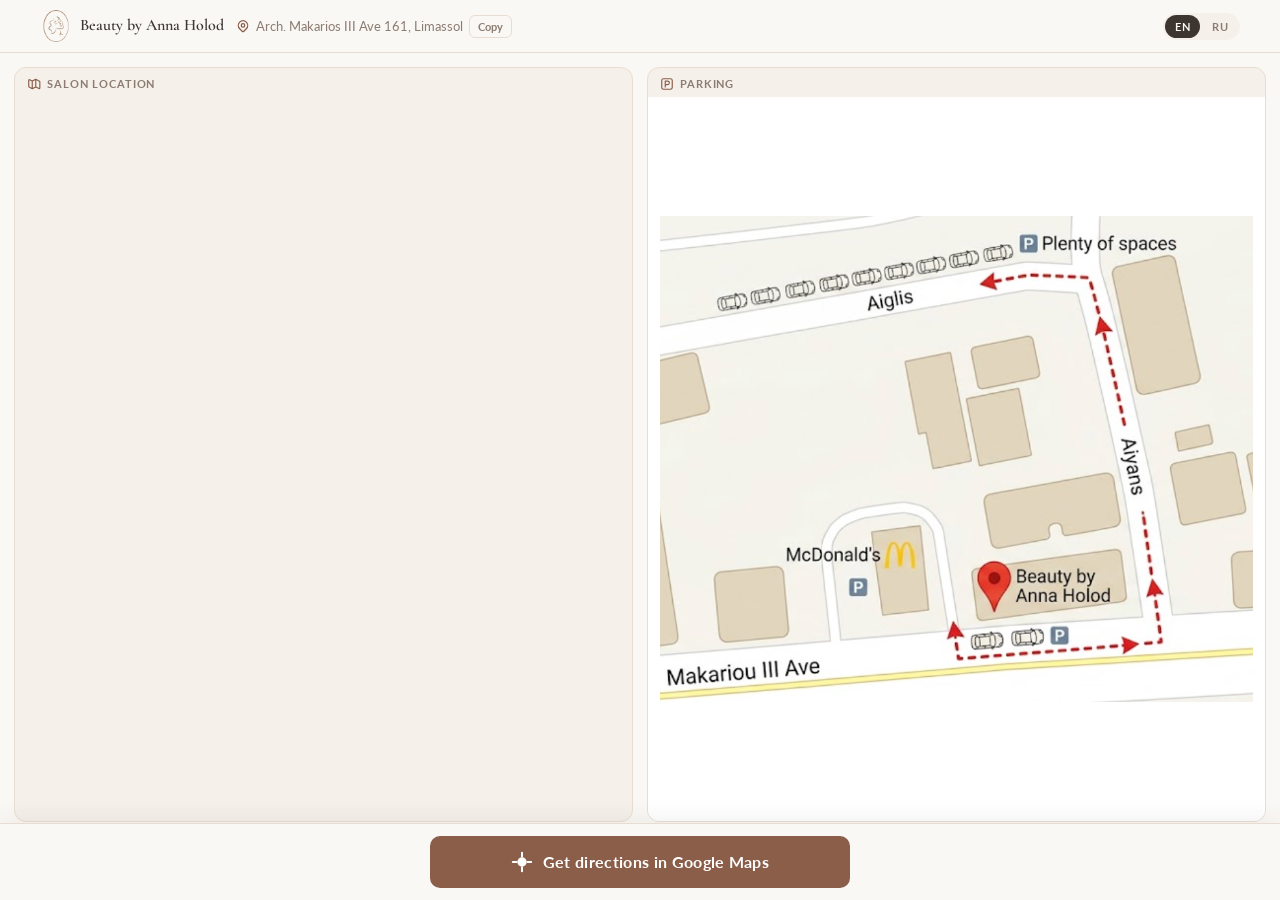
<file: go/index.html>
<!DOCTYPE html>
<html lang="en">
<head>
<meta charset="UTF-8">
<meta name="viewport" content="width=device-width, initial-scale=1.0, viewport-fit=cover">
<meta name="robots" content="noindex,nofollow">
<meta name="theme-color" content="#FAF8F5">
<title data-en="How to find us — Beauty by Anna Holod" data-ru="Как добраться — Beauty by Anna Holod">How to find us — Beauty by Anna Holod</title>
<link rel="icon" type="image/x-icon" href="../images/favicon-pack/favicon.ico">
<link rel="apple-touch-icon" sizes="180x180" href="../images/favicon-pack/apple-touch-icon.png">
<link rel="preconnect" href="https://fonts.googleapis.com">
<link rel="preconnect" href="https://fonts.gstatic.com" crossorigin>
<link href="https://fonts.googleapis.com/css2?family=Cormorant+Garamond:wght@500;600&family=Lato:wght@400;700&display=swap" rel="stylesheet">
<style>
  :root {
    --bg: #FAF8F5;
    --surface: #F5F0EA;
    --border: #E8DDD0;
    --text: #3D3530;
    --text-muted: #8C7B70;
    --accent: #C9A882;
    --cta: #8B5E4A;
    --cta-hover: #6B4535;
    --white: #FFFFFF;
  }
  * { box-sizing: border-box; margin: 0; padding: 0; }
  html, body { height: 100%; -webkit-font-smoothing: antialiased; }
  body {
    font-family: 'Lato', -apple-system, BlinkMacSystemFont, system-ui, sans-serif;
    background: var(--bg);
    color: var(--text);
    line-height: 1.4;
    min-height: 100vh;
    min-height: 100dvh;
    display: flex;
    flex-direction: column;
    padding-top: env(safe-area-inset-top);
  }

  /* HEADER — compact, single row */
  .topbar {
    flex-shrink: 0;
    background: var(--bg);
    border-bottom: 1px solid var(--border);
    padding: 10px 14px;
  }
  .topbar-inner {
    max-width: 1200px;
    margin: 0 auto;
    display: grid;
    grid-template-columns: auto 1fr auto;
    gap: 12px;
    align-items: center;
  }
  .brand {
    display: flex; align-items: center; gap: 8px;
    text-decoration: none; color: var(--text);
  }
  .brand img { width: 32px; height: 32px; border-radius: 50%; flex-shrink: 0; }
  .brand-name {
    font-family: 'Cormorant Garamond', serif;
    font-size: 16px; font-weight: 600; line-height: 1.1;
    white-space: nowrap;
  }
  .addr {
    display: flex; align-items: center; gap: 6px;
    color: var(--text-muted); font-size: 13px;
    min-width: 0; overflow: hidden;
  }
  .addr svg { color: var(--cta); flex-shrink: 0; }
  .addr-text { overflow: hidden; text-overflow: ellipsis; white-space: nowrap; }
  .copy-btn {
    flex-shrink: 0; border: 1px solid var(--border); background: var(--bg);
    color: var(--text-muted); padding: 4px 8px; border-radius: 6px;
    font-size: 11px; font-weight: 700; cursor: pointer; font-family: inherit;
    transition: background 0.15s, border-color 0.15s, color 0.15s;
  }
  .copy-btn:hover { background: var(--surface); border-color: var(--accent); color: var(--text); }
  .copy-btn.done { background: var(--cta); color: var(--white); border-color: var(--cta); }

  .lang { display: flex; gap: 2px; background: var(--surface); border-radius: 999px; padding: 2px; }
  .lang button {
    border: 0; background: transparent; padding: 5px 10px; border-radius: 999px;
    font-size: 11px; font-weight: 700; letter-spacing: 0.04em; color: var(--text-muted);
    cursor: pointer; font-family: inherit;
  }
  .lang button.active { background: var(--text); color: var(--bg); }

  /* MAIN CONTENT — fills remaining space */
  main {
    flex: 1 1 auto;
    display: flex;
    flex-direction: column;
    padding: 10px 14px;
    gap: 10px;
    padding-bottom: calc(86px + env(safe-area-inset-bottom));
  }
  .panel {
    background: var(--surface);
    border: 1px solid var(--border);
    border-radius: 12px;
    overflow: hidden;
    display: flex;
    flex-direction: column;
  }
  .panel-label {
    padding: 8px 12px 6px;
    font-size: 11px; font-weight: 700;
    text-transform: uppercase; letter-spacing: 0.08em;
    color: var(--text-muted);
    display: flex; align-items: center; gap: 6px;
    flex-shrink: 0;
  }
  .panel-label svg { width: 14px; height: 14px; color: var(--cta); }

  /* Map panel */
  .map-panel { height: 38vh; min-height: 220px; }
  .map-panel .panel-body { flex: 1; position: relative; }
  .map-panel iframe { width: 100%; height: 100%; border: 0; display: block; }

  /* Parking panel */
  .parking-panel { min-height: 32vh; }
  .parking-panel .panel-body { flex: 1; }
  .parking-img { width: 100%; height: auto; display: block; }
  .parking-fallback {
    padding: 28px 16px; text-align: center;
    color: var(--text-muted); font-size: 13px;
    background: repeating-linear-gradient(45deg, transparent, transparent 10px, rgba(0,0,0,0.02) 10px, rgba(0,0,0,0.02) 20px);
  }

  /* Desktop: two-column side by side */
  @media (min-width: 768px) {
    main {
      flex-direction: row;
      gap: 14px;
      padding: 14px;
      padding-bottom: calc(78px + env(safe-area-inset-bottom));
    }
    .panel { flex: 1; min-height: 0; }
    .map-panel { height: auto; }
    .parking-panel { min-height: 0; }
    .parking-panel .panel-body {
      display: flex; align-items: center; justify-content: center;
      background: var(--white);
      padding: 12px;
    }
    .parking-img { max-width: 100%; max-height: 100%; width: auto; height: auto; object-fit: contain; }
  }

  /* Sticky CTA */
  .cta-bar {
    position: fixed; left: 0; right: 0; bottom: 0;
    background: var(--bg);
    border-top: 1px solid var(--border);
    padding: 12px 14px calc(12px + env(safe-area-inset-bottom));
    z-index: 100;
    box-shadow: 0 -6px 20px rgba(61, 53, 48, 0.06);
  }
  .cta-bar-inner {
    max-width: 1200px;
    margin: 0 auto;
  }
  .cta-btn {
    display: flex; align-items: center; justify-content: center;
    gap: 10px;
    width: 100%;
    padding: 15px 20px;
    background: var(--cta);
    color: var(--white);
    text-decoration: none;
    font-size: 16px; font-weight: 700; letter-spacing: 0.02em;
    border-radius: 10px;
    border: 0;
    cursor: pointer;
    transition: background 0.15s, transform 0.1s;
    -webkit-tap-highlight-color: transparent;
  }
  .cta-btn:hover { background: var(--cta-hover); }
  .cta-btn:active { transform: scale(0.98); }
  .cta-btn svg { width: 22px; height: 22px; }

  @media (min-width: 768px) {
    .cta-btn { max-width: 420px; margin: 0 auto; }
  }
</style>
</head>
<body>

  <div class="topbar">
    <div class="topbar-inner">
      <a href="../index.html" class="brand">
        <img src="../images/favicon-pack/apple-touch-icon.png" alt="Beauty by Anna Holod" width="32" height="32">
        <span class="brand-name">Beauty by Anna Holod</span>
      </a>
      <div class="addr">
        <svg width="14" height="14" fill="none" viewBox="0 0 24 24" stroke="currentColor" stroke-width="2.2"><path stroke-linecap="round" stroke-linejoin="round" d="M17.657 16.657L13.414 20.9a2 2 0 01-2.828 0l-4.243-4.243a8 8 0 1111.314 0z"/><circle cx="12" cy="11" r="3"/></svg>
        <span class="addr-text" id="addrText" data-en="Arch. Makarios III Ave 161, Limassol" data-ru="просп. Макариоса III, 161, Лимассол">Arch. Makarios III Ave 161, Limassol</span>
        <button type="button" class="copy-btn" id="copyBtn" data-en="Copy" data-ru="Копир.">Copy</button>
      </div>
      <div class="lang" role="group" aria-label="Language">
        <button type="button" class="active" data-lang="en">EN</button>
        <button type="button" data-lang="ru">RU</button>
      </div>
    </div>
  </div>

  <main>
    <div class="panel map-panel">
      <div class="panel-label">
        <svg viewBox="0 0 24 24" fill="none" stroke="currentColor" stroke-width="2"><path stroke-linecap="round" stroke-linejoin="round" d="M9 20l-5.447-2.724A1 1 0 013 16.382V5.618a1 1 0 011.447-.894L9 7m0 13l6-3m-6 3V7m6 10l5.553 2.776A1 1 0 0022 18.882V8.118a1 1 0 00-.553-.894L15 4m0 13V4m0 0L9 7"/></svg>
        <span data-en="Salon location" data-ru="Расположение салона">Salon location</span>
      </div>
      <div class="panel-body">
        <iframe
          src="https://maps.google.com/maps?q=Beauty+by+Anna+Holod,+Limassol&z=17&output=embed"
          loading="eager"
          referrerpolicy="no-referrer-when-downgrade"
          title="Beauty by Anna Holod — Google Map"
          allowfullscreen></iframe>
      </div>
    </div>

    <div class="panel parking-panel">
      <div class="panel-label">
        <svg viewBox="0 0 24 24" fill="none" stroke="currentColor" stroke-width="2"><rect x="3" y="3" width="18" height="18" rx="3"/><path stroke-linecap="round" stroke-linejoin="round" d="M9 17V7h4a3 3 0 010 6H9"/></svg>
        <span data-en="Parking" data-ru="Парковка">Parking</span>
      </div>
      <div class="panel-body">
        <img src="../images/parking.png" alt="Parking diagram" class="parking-img" id="parkingImg" onerror="this.style.display='none';document.getElementById('parkingFallback').style.display='block';">
        <div class="parking-fallback" id="parkingFallback" style="display:none">
          <span data-en="Parking diagram coming soon" data-ru="Схема парковки скоро появится">Parking diagram coming soon</span>
        </div>
      </div>
    </div>
  </main>

  <div class="cta-bar">
    <div class="cta-bar-inner">
      <a class="cta-btn" href="https://www.google.com/maps/dir/?api=1&destination=Beauty+by+Anna+Holod,+Arch.+Makarios+III+Ave+161,+Limassol" target="_blank" rel="noopener">
        <svg viewBox="0 0 24 24" fill="none" stroke="currentColor" stroke-width="2.2"><path stroke-linecap="round" stroke-linejoin="round" d="M12 2v4M12 18v4M2 12h4M18 12h4"/><circle cx="12" cy="12" r="4" fill="currentColor"/></svg>
        <span data-en="Get directions in Google Maps" data-ru="Построить маршрут в Google Maps">Get directions in Google Maps</span>
      </a>
    </div>
  </div>

<script>
(function () {
  var STORAGE_KEY = 'bbah_lang';
  var saved = null;
  try { saved = localStorage.getItem(STORAGE_KEY); } catch (e) {}
  var browser = (navigator.language || 'en').slice(0, 2).toLowerCase();
  var lang = saved || (browser === 'ru' ? 'ru' : 'en');

  function applyLang(l) {
    document.documentElement.lang = l;
    var nodes = document.querySelectorAll('[data-en],[data-ru]');
    for (var i = 0; i < nodes.length; i++) {
      var n = nodes[i];
      var val = n.getAttribute('data-' + l);
      if (val !== null) n.textContent = val;
    }
    var btns = document.querySelectorAll('.lang button');
    for (var j = 0; j < btns.length; j++) {
      btns[j].classList.toggle('active', btns[j].getAttribute('data-lang') === l);
    }
    try { localStorage.setItem(STORAGE_KEY, l); } catch (e) {}
  }

  document.querySelectorAll('.lang button').forEach(function (b) {
    b.addEventListener('click', function () { applyLang(b.getAttribute('data-lang')); });
  });

  applyLang(lang);

  var copyBtn = document.getElementById('copyBtn');
  copyBtn.addEventListener('click', function (e) {
    e.preventDefault();
    e.stopPropagation();
    var addr = document.getElementById('addrText').textContent + ', 3090, Cyprus';
    var done = function () {
      copyBtn.classList.add('done');
      copyBtn.textContent = document.documentElement.lang === 'ru' ? 'OK' : 'OK';
      setTimeout(function () {
        copyBtn.classList.remove('done');
        copyBtn.textContent = document.documentElement.lang === 'ru' ? 'Копир.' : 'Copy';
      }, 1500);
    };
    if (navigator.clipboard && navigator.clipboard.writeText) {
      navigator.clipboard.writeText(addr).then(done).catch(function () {
        var ta = document.createElement('textarea');
        ta.value = addr; document.body.appendChild(ta);
        ta.select(); try { document.execCommand('copy'); } catch (e2) {}
        document.body.removeChild(ta); done();
      });
    } else {
      var ta = document.createElement('textarea');
      ta.value = addr; document.body.appendChild(ta);
      ta.select(); try { document.execCommand('copy'); } catch (e3) {}
      document.body.removeChild(ta); done();
    }
  });
})();
</script>
</body>
</html>
</file>
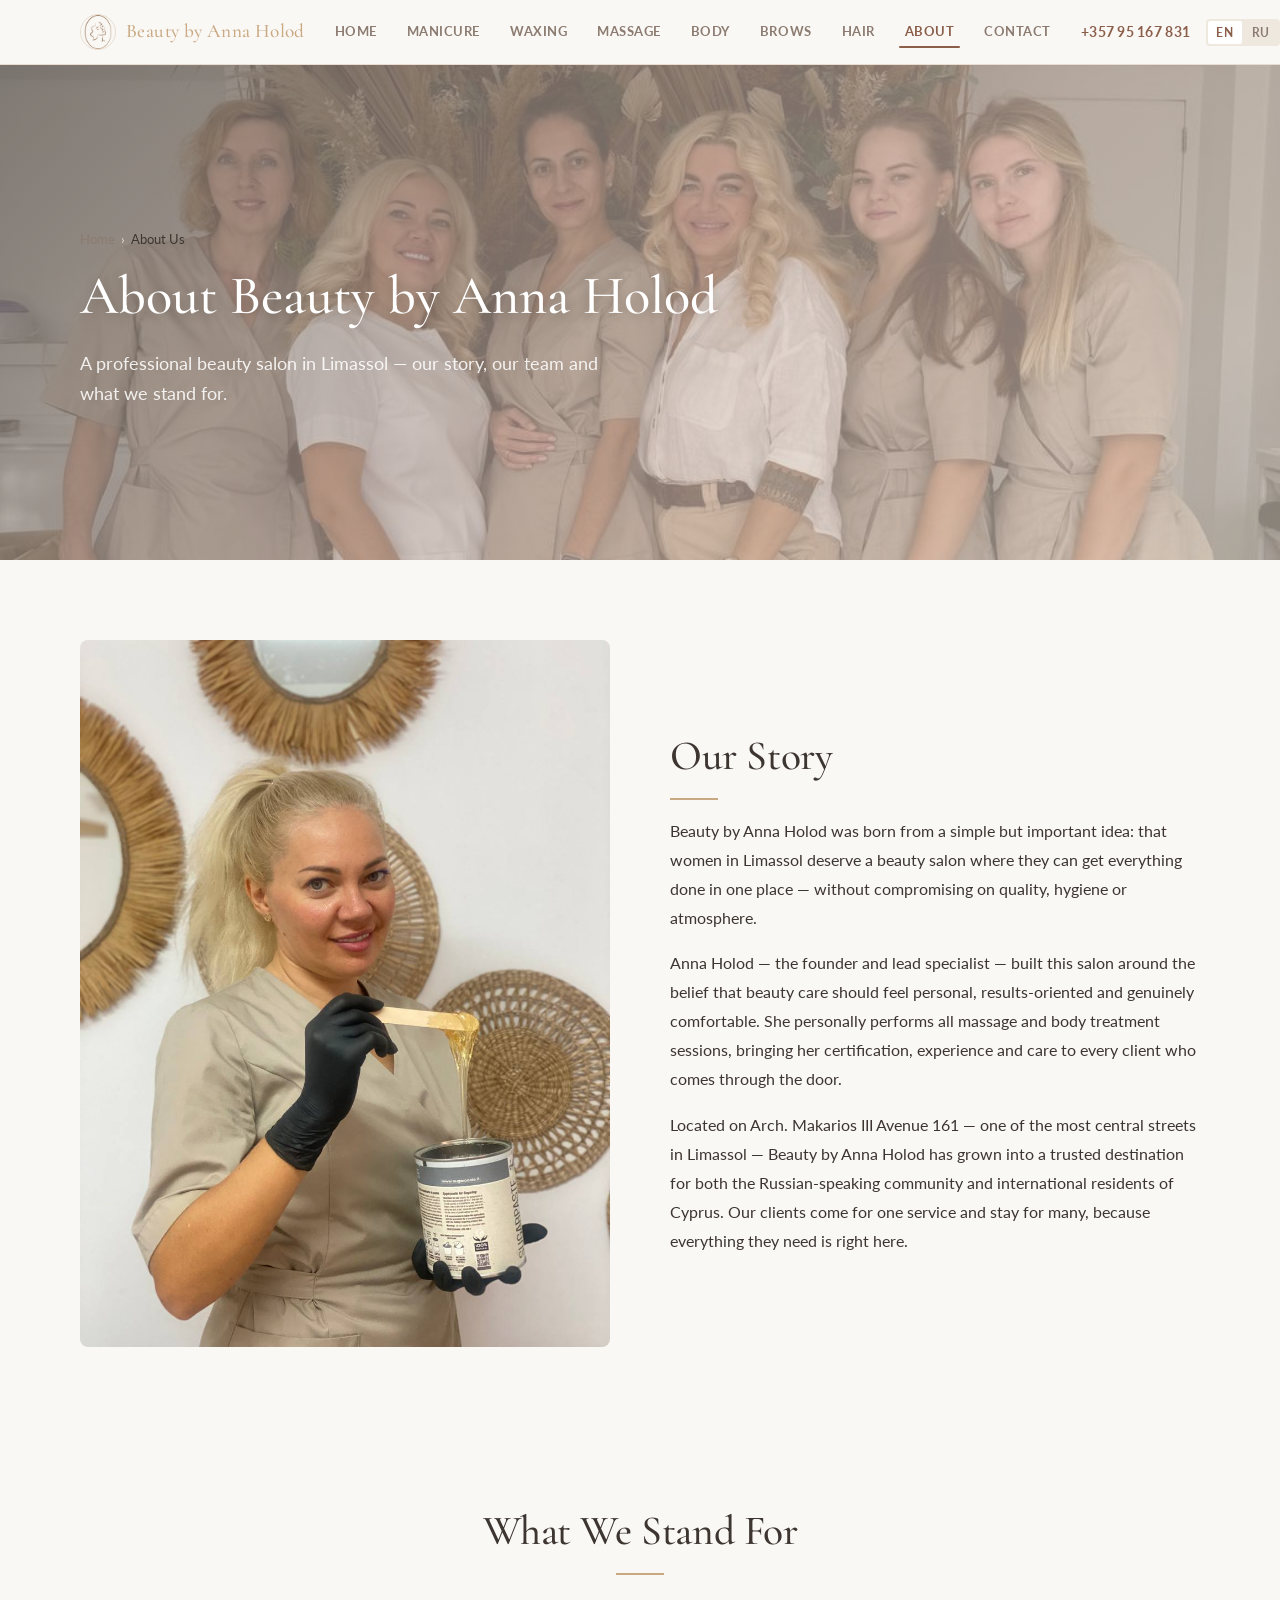
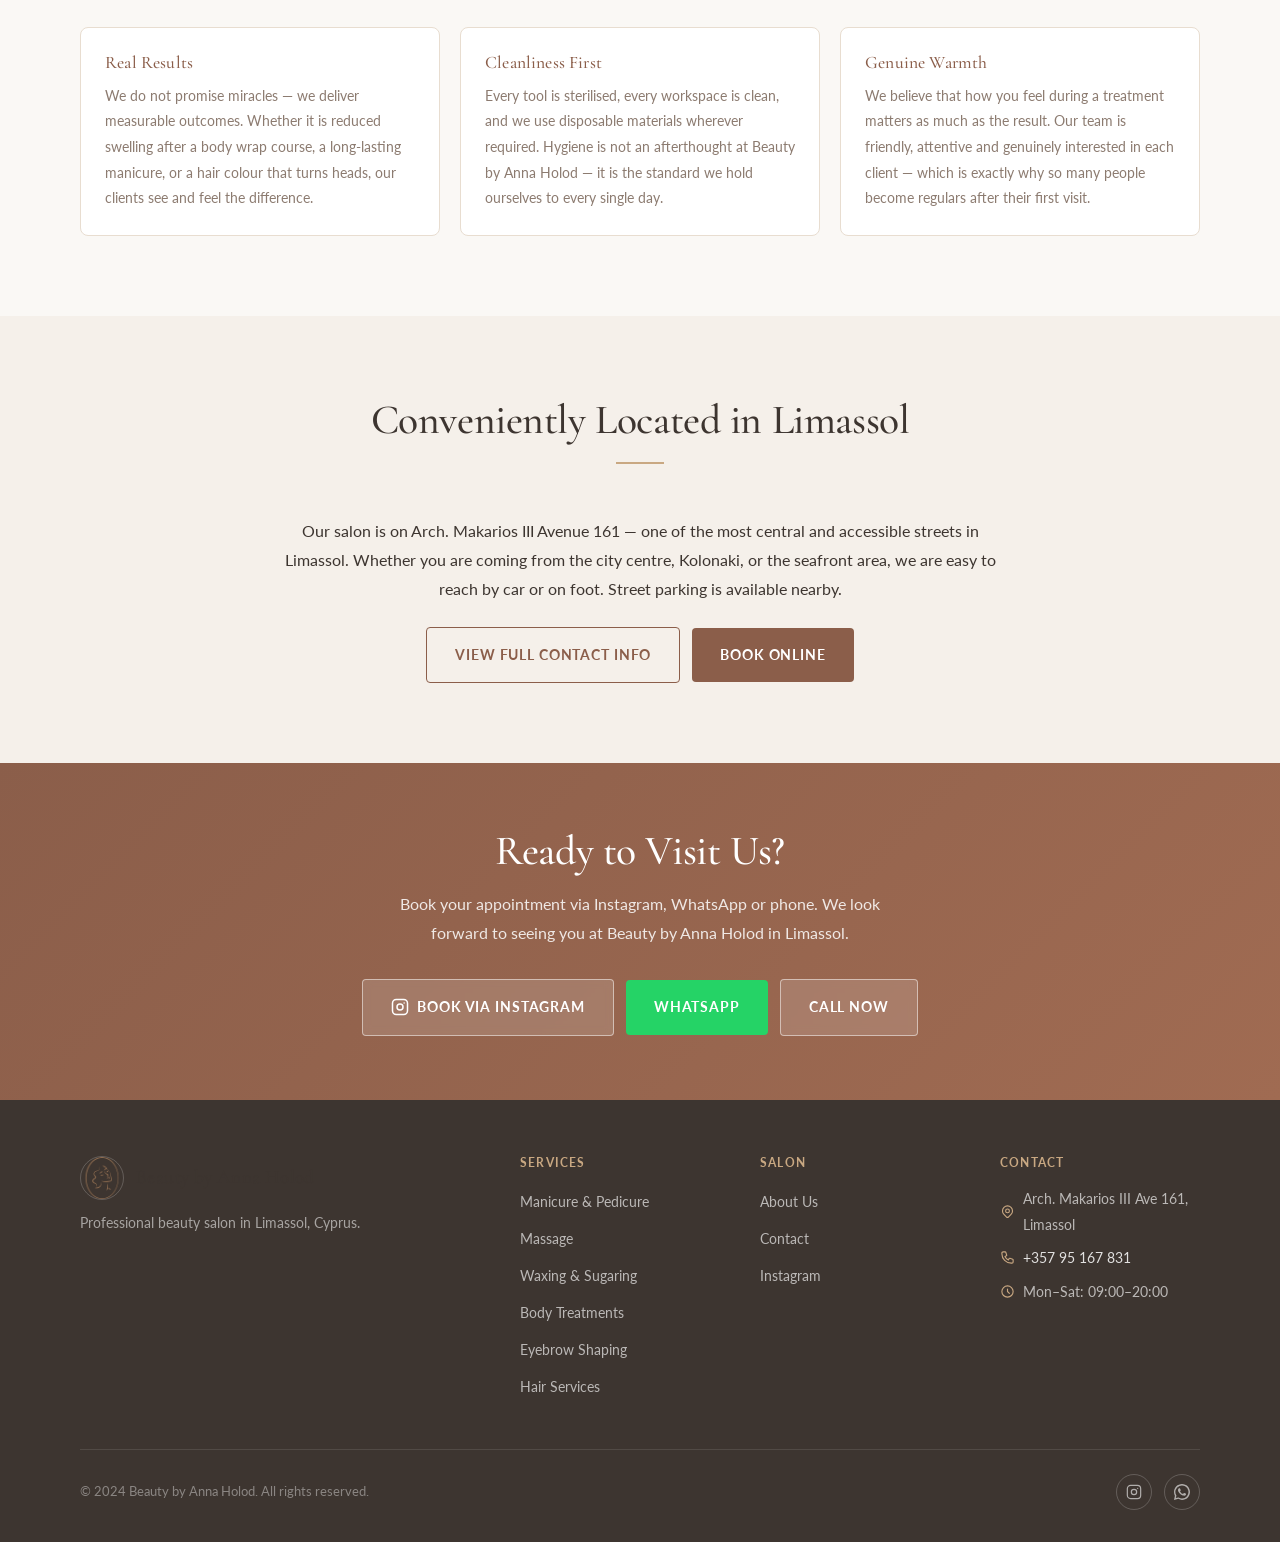
<file: about.html>
<!DOCTYPE html>
<html lang="en">
<head>
  <meta charset="UTF-8">
  <meta name="viewport" content="width=device-width, initial-scale=1.0">
  <title>About Beauty by Anna Holod | beauty salon in Limassol — Our Team & Values</title>
  <meta name="description" content="Beauty by Anna Holod — a professional beauty salon in Limassol with a team of certified specialists. Learn about our team, values and approach. Arch. Makarios III, 161.">
  <meta name="robots" content="index, follow">
  <link rel="canonical" href="https://beauty-by-anna-holod.com/about.html">
  <meta property="og:type" content="website">
  <meta property="og:title" content="About Beauty by Anna Holod | beauty salon in Limassol">
  <meta property="og:description" content="Professional beauty salon in Limassol with a team of certified specialists. Meet Anna and Ekaterina — the team behind your results.">
  <meta property="og:image" content="https://beauty-by-anna-holod.com/images/teem.jpg">
  <meta property="og:url" content="https://beauty-by-anna-holod.com/about.html">
  <link rel="icon" type="image/x-icon" href="images/favicon-pack/favicon.ico">
  <link rel="icon" type="image/png" sizes="32x32" href="images/favicon-pack/favicon-32x32.png">
  <link rel="icon" type="image/png" sizes="16x16" href="images/favicon-pack/favicon-16x16.png">
  <link rel="apple-touch-icon" sizes="180x180" href="images/favicon-pack/apple-touch-icon.png">
  <link rel="stylesheet" href="style.css">
  <script type="application/ld+json">
  {
    "@context": "https://schema.org",
    "@type": "BeautySalon",
    "name": "Beauty by Anna Holod",
    "url": "https://beauty-by-anna-holod.com",
    "telephone": "+35795167831",
    "image": "https://beauty-by-anna-holod.com/images/teem.jpg",
    "address": {
      "@type": "PostalAddress",
      "streetAddress": "Arch. Makarios III Avenue 161",
      "addressLocality": "Limassol",
      "addressCountry": "CY",
      "postalCode": "3090"
    },
    "sameAs": ["https://www.instagram.com/beauty_by_anna_holod/"],
    "openingHours": ["Mo-Sa 09:00-20:00"],
    "priceRange": "€€"
  }
  </script>
</head>
<body>


<header class="site-header">
  <div class="container">
    <div class="header__inner">
      <a href="index.html" class="header__logo">
        <img src="images/favicon-pack/apple-touch-icon.png" alt="Beauty by Anna Holod logo" class="header__logo-img" width="36" height="36">
        <span class="header__logo-text">Beauty <span>by Anna Holod</span></span>
      </a>
      <nav class="site-nav" id="site-nav" aria-label="Main navigation">
        <ul>
          <li><a href="index.html" data-en="Home" data-ru="Главная">Home</a></li>
          <li><a href="manicure.html" data-en="Manicure" data-ru="Маникюр">Manicure</a></li>
          <li><a href="waxing.html" data-en="Waxing" data-ru="Депиляция">Waxing</a></li>
          <li><a href="massage.html" data-en="Massage" data-ru="Массаж">Massage</a></li>
          <li><a href="body.html" data-en="Body" data-ru="Тело">Body</a></li>
          <li><a href="brows.html" data-en="Brows" data-ru="Брови">Brows</a></li>
          <li><a href="hair.html" data-en="Hair" data-ru="Волосы">Hair</a></li>
          <li><a href="about.html" class="active" data-en="About" data-ru="О нас">About</a></li>
          <li><a href="contact.html" data-en="Contact" data-ru="Контакты">Contact</a></li>
        </ul>
      </nav>
      <div class="header__right">
        <a href="tel:+35795167831" class="header__phone">+357 95 167 831</a>
        <div class="lang-switcher">
          <button class="lang-btn active" data-lang="en">EN</button>
          <button class="lang-btn" data-lang="ru">RU</button>
        </div>
        <a href="https://n355630.alteg.io/" target="_blank" rel="noopener" class="btn btn--primary header__book-btn" data-en="Book Now" data-ru="Записаться">Book Now</a>
        <button class="hamburger" id="hamburger" aria-label="Toggle menu" aria-expanded="false">
          <span></span><span></span><span></span>
        </button>
      </div>
    </div>
  </div>
</header>

<!-- HERO -->
<section class="hero hero--service">
  <div class="hero__bg">
    <img src="images/teem.jpg" alt="Beauty by Anna Holod salon interior — beauty salon in Limassol" loading="eager" style="object-position: center 40%;">
  </div>
  <div class="hero__overlay"></div>
  <div class="container">
    <div class="hero__content">
      <nav class="breadcrumb" aria-label="Breadcrumb">
        <a href="index.html" data-en="Home" data-ru="Главная">Home</a>
        <span class="sep">›</span>
        <span data-en="About Us" data-ru="О нас">About Us</span>
      </nav>
      <h1 class="hero__title" data-en="About Beauty by Anna Holod" data-ru="О салоне Beauty by Anna Holod">About Beauty by Anna Holod</h1>
      <p class="hero__subtitle" data-en="A professional beauty salon in Limassol — our story, our team and what we stand for." data-ru="Профессиональный салон красоты в Лимассоле — наша история, команда и ценности.">A professional beauty salon in Limassol — our story, our team and what we stand for.</p>
    </div>
  </div>
</section>

<!-- STORY -->
<section class="section">
  <div class="container">
    <div class="about-intro reveal">
      <div class="about-intro__img">
        <img src="images/waxing-3.jpg" alt="Beauty by Anna Holod — beauty salon in Limassol, Cyprus" loading="lazy">
      </div>
      <div>
        <h2 data-en="Our Story" data-ru="Наша история">Our Story</h2>
        <div class="divider" style="margin:16px 0;"></div>
        <p data-en="Beauty by Anna Holod was born from a simple but important idea: that women in Limassol deserve a beauty salon where they can get everything done in one place — without compromising on quality, hygiene or atmosphere." data-ru="Beauty by Anna Holod родилась из простой, но важной идеи: женщины в Лимассоле заслуживают салона, где можно сделать всё в одном месте — без компромиссов по качеству, гигиене и атмосфере.">Beauty by Anna Holod was born from a simple but important idea: that women in Limassol deserve a beauty salon where they can get everything done in one place — without compromising on quality, hygiene or atmosphere.</p>
        <p data-en="Anna Holod — the founder and lead specialist — built this salon around the belief that beauty care should feel personal, results-oriented and genuinely comfortable. She personally performs all massage and body treatment sessions, bringing her certification, experience and care to every client who comes through the door." data-ru="Анна Холод — основательница и ведущий специалист — создала этот салон на убеждении, что уход за собой должен быть личным, результативным и по-настоящему комфортным. Она лично проводит все сеансы массажа и процедуры тела.">Anna Holod — the founder and lead specialist — built this salon around the belief that beauty care should feel personal, results-oriented and genuinely comfortable. She personally performs all massage and body treatment sessions, bringing her certification, experience and care to every client who comes through the door.</p>
        <p data-en="Located on Arch. Makarios III Avenue 161 — one of the most central streets in Limassol — Beauty by Anna Holod has grown into a trusted destination for both the Russian-speaking community and international residents of Cyprus. Our clients come for one service and stay for many, because everything they need is right here." data-ru="Расположенная на проспекте Макариос III, 161 — одной из центральных улиц Лимассола — салон стал любимым местом как для русскоязычной аудитории, так и для международных жителей Кипра.">Located on Arch. Makarios III Avenue 161 — one of the most central streets in Limassol — Beauty by Anna Holod has grown into a trusted destination for both the Russian-speaking community and international residents of Cyprus. Our clients come for one service and stay for many, because everything they need is right here.</p>
      </div>
    </div>
  </div>
</section>


<!-- VALUES -->
<section class="section">
  <div class="container">
    <div class="section__header reveal">
      <h2 data-en="What We Stand For" data-ru="Наши ценности">What We Stand For</h2>
      <div class="divider"></div>
    </div>
    <div class="info-grid reveal">
      <div class="info-card">
        <h3 data-en="Real Results" data-ru="Реальный результат">Real Results</h3>
        <p data-en="We do not promise miracles — we deliver measurable outcomes. Whether it is reduced swelling after a body wrap course, a long-lasting manicure, or a hair colour that turns heads, our clients see and feel the difference." data-ru="Мы не обещаем чудес — мы даём измеримые результаты. Уменьшение отёков, стойкий маникюр или цвет волос, который привлекает взгляды — клиенты видят и чувствуют разницу.">We do not promise miracles — we deliver measurable outcomes. Whether it is reduced swelling after a body wrap course, a long-lasting manicure, or a hair colour that turns heads, our clients see and feel the difference.</p>
      </div>
      <div class="info-card">
        <h3 data-en="Cleanliness First" data-ru="Чистота прежде всего">Cleanliness First</h3>
        <p data-en="Every tool is sterilised, every workspace is clean, and we use disposable materials wherever required. Hygiene is not an afterthought at Beauty by Anna Holod — it is the standard we hold ourselves to every single day." data-ru="Каждый инструмент стерилизован, каждое рабочее место чистое, одноразовые материалы используются там, где это необходимо. Гигиена — не опция, а ежедневный стандарт.">Every tool is sterilised, every workspace is clean, and we use disposable materials wherever required. Hygiene is not an afterthought at Beauty by Anna Holod — it is the standard we hold ourselves to every single day.</p>
      </div>
      <div class="info-card">
        <h3 data-en="Genuine Warmth" data-ru="Искренняя теплота">Genuine Warmth</h3>
        <p data-en="We believe that how you feel during a treatment matters as much as the result. Our team is friendly, attentive and genuinely interested in each client — which is exactly why so many people become regulars after their first visit." data-ru="Мы верим, что ощущения во время процедуры не менее важны, чем результат. Наша команда дружелюбна и внимательна — поэтому многие становятся постоянными клиентами после первого визита.">We believe that how you feel during a treatment matters as much as the result. Our team is friendly, attentive and genuinely interested in each client — which is exactly why so many people become regulars after their first visit.</p>
      </div>
    </div>
  </div>
</section>

<!-- LOCATION -->
<section class="section section--alt">
  <div class="container">
    <div class="section__header reveal">
      <h2 data-en="Conveniently Located in Limassol" data-ru="Удобное расположение в Лимассоле">Conveniently Located in Limassol</h2>
      <div class="divider"></div>
    </div>
    <div class="reveal" style="max-width:720px;margin:0 auto;text-align:center;">
      <p data-en="Our salon is on Arch. Makarios III Avenue 161 — one of the most central and accessible streets in Limassol. Whether you are coming from the city centre, Kolonaki, or the seafront area, we are easy to reach by car or on foot. Street parking is available nearby." data-ru="Наш салон находится на проспекте Макариос III, 161 — одной из самых центральных и доступных улиц Лимассола. Приехать можно на машине или прийти пешком из любого района города. Рядом есть парковка.">Our salon is on Arch. Makarios III Avenue 161 — one of the most central and accessible streets in Limassol. Whether you are coming from the city centre, Kolonaki, or the seafront area, we are easy to reach by car or on foot. Street parking is available nearby.</p>
      <div class="btn-group mt-24" style="justify-content:center;">
        <a href="contact.html" class="btn btn--outline" data-en="View Full Contact Info" data-ru="Полная информация о контактах">View Full Contact Info</a>
        <a href="https://n355630.alteg.io/" target="_blank" rel="noopener" class="btn btn--primary" data-en="Book Online" data-ru="Записаться онлайн">Book Online</a>
      </div>
    </div>
  </div>
</section>

<!-- CTA -->
<section class="cta-section">
  <div class="container">
    <h2 data-en="Ready to Visit Us?" data-ru="Готовы к нам приехать?">Ready to Visit Us?</h2>
    <p data-en="Book your appointment via Instagram, WhatsApp or phone. We look forward to seeing you at Beauty by Anna Holod in Limassol." data-ru="Запишитесь через Instagram, WhatsApp или по телефону. Ждём вас в Beauty by Anna Holod в Лимассоле.">Book your appointment via Instagram, WhatsApp or phone. We look forward to seeing you at Beauty by Anna Holod in Limassol.</p>
    <div class="btn-group">
      <a href="https://www.instagram.com/beauty_by_anna_holod/" target="_blank" rel="noopener" class="btn btn--ghost">
        <svg xmlns="http://www.w3.org/2000/svg" viewBox="0 0 24 24" fill="none" stroke="currentColor" stroke-width="2" width="18" height="18"><rect x="2" y="2" width="20" height="20" rx="5"/><circle cx="12" cy="12" r="4"/><circle cx="17.5" cy="6.5" r="1" fill="currentColor" stroke="none"/></svg>
        <span data-en="Book via Instagram" data-ru="Записаться в Instagram">Book via Instagram</span>
      </a>
      <a href="https://wa.me/35795167831" target="_blank" rel="noopener" class="btn btn--wa">
        <span data-en="WhatsApp" data-ru="WhatsApp">WhatsApp</span>
      </a>
      <a href="tel:+35795167831" class="btn btn--ghost" data-en="Call Now" data-ru="Позвонить">Call Now</a>
    </div>
  </div>
</section>

<footer class="site-footer">
  <div class="container">
    <div class="footer__grid">
      <div class="footer__brand">
        <a href="index.html" class="footer__logo-link">
          <img src="images/favicon-pack/apple-touch-icon.png" alt="Beauty by Anna Holod" class="footer__logo-img" width="44" height="44">
          <span class="header__logo-text">Beauty by Anna Holod</span>
        </a>
        <p data-en="Professional beauty salon in Limassol, Cyprus." data-ru="Профессиональный салон красоты в Лимассоле, Кипр.">Professional beauty salon in Limassol, Cyprus.</p>
      </div>
      <div class="footer__col">
        <h4 data-en="Services" data-ru="Услуги">Services</h4>
        <ul>
          <li><a href="manicure.html" data-en="Manicure & Pedicure" data-ru="Маникюр и педикюр">Manicure & Pedicure</a></li>
          <li><a href="massage.html" data-en="Massage" data-ru="Массаж">Massage</a></li>
          <li><a href="waxing.html" data-en="Waxing & Sugaring" data-ru="Депиляция и шугаринг">Waxing & Sugaring</a></li>
          <li><a href="body.html" data-en="Body Treatments" data-ru="Обёртывания и коррекция">Body Treatments</a></li>
          <li><a href="brows.html" data-en="Eyebrow Shaping" data-ru="Оформление бровей">Eyebrow Shaping</a></li>
          <li><a href="hair.html" data-en="Hair Services" data-ru="Услуги для волос">Hair Services</a></li>
        </ul>
      </div>
      <div class="footer__col">
        <h4 data-en="Salon" data-ru="Салон">Salon</h4>
        <ul>
          <li><a href="about.html" data-en="About Us" data-ru="О нас">About Us</a></li>
          <li><a href="contact.html" data-en="Contact" data-ru="Контакты">Contact</a></li>
          <li><a href="https://www.instagram.com/beauty_by_anna_holod/" target="_blank" rel="noopener">Instagram</a></li>
        </ul>
      </div>
      <div class="footer__col">
        <h4 data-en="Contact" data-ru="Контакты">Contact</h4>
        <div class="footer__contact-row">
          <svg xmlns="http://www.w3.org/2000/svg" fill="none" viewBox="0 0 24 24" stroke="currentColor" stroke-width="1.8"><path stroke-linecap="round" stroke-linejoin="round" d="M17.657 16.657L13.414 20.9a1.998 1.998 0 01-2.827 0l-4.244-4.243a8 8 0 1111.314 0z"/><path stroke-linecap="round" stroke-linejoin="round" d="M15 11a3 3 0 11-6 0 3 3 0 016 0z"/></svg>
          <span>Arch. Makarios III Ave 161, Limassol</span>
        </div>
        <div class="footer__contact-row">
          <svg xmlns="http://www.w3.org/2000/svg" fill="none" viewBox="0 0 24 24" stroke="currentColor" stroke-width="1.8"><path stroke-linecap="round" stroke-linejoin="round" d="M3 5a2 2 0 012-2h3.28a1 1 0 01.948.684l1.498 4.493a1 1 0 01-.502 1.21l-2.257 1.13a11.042 11.042 0 005.516 5.516l1.13-2.257a1 1 0 011.21-.502l4.493 1.498a1 1 0 01.684.949V19a2 2 0 01-2 2h-1C9.716 21 3 14.284 3 6V5z"/></svg>
          <a href="tel:+35795167831">+357 95 167 831</a>
        </div>
        <div class="footer__contact-row">
          <svg xmlns="http://www.w3.org/2000/svg" fill="none" viewBox="0 0 24 24" stroke="currentColor" stroke-width="1.8"><path stroke-linecap="round" stroke-linejoin="round" d="M12 8v4l3 3m6-3a9 9 0 11-18 0 9 9 0 0118 0z"/></svg>
          <span data-en="Mon–Sat: 09:00–20:00" data-ru="Пн–Сб: 09:00–20:00">Mon–Sat: 09:00–20:00</span>
        </div>
      </div>
    </div>
    <div class="footer__bottom">
      <p>© 2024 Beauty by Anna Holod. All rights reserved.</p>
      <div class="social-links">
        <a href="https://www.instagram.com/beauty_by_anna_holod/" target="_blank" rel="noopener" class="social-link" aria-label="Instagram">
          <svg xmlns="http://www.w3.org/2000/svg" viewBox="0 0 24 24" fill="none" stroke="currentColor" stroke-width="1.8"><rect x="2" y="2" width="20" height="20" rx="5"/><circle cx="12" cy="12" r="4"/><circle cx="17.5" cy="6.5" r="1" fill="currentColor" stroke="none"/></svg>
        </a>
        <a href="https://wa.me/35795167831" target="_blank" rel="noopener" class="social-link" aria-label="WhatsApp">
          <svg xmlns="http://www.w3.org/2000/svg" viewBox="0 0 24 24" fill="currentColor"><path d="M17.472 14.382c-.297-.149-1.758-.867-2.03-.967-.273-.099-.471-.148-.67.15-.197.297-.767.966-.94 1.164-.173.199-.347.223-.644.075-.297-.15-1.255-.463-2.39-1.475-.883-.788-1.48-1.761-1.653-2.059-.173-.297-.018-.458.13-.606.134-.133.298-.347.446-.52.149-.174.198-.298.298-.497.099-.198.05-.371-.025-.52-.075-.149-.669-1.612-.916-2.207-.242-.579-.487-.5-.669-.51-.173-.008-.371-.01-.57-.01-.198 0-.52.074-.792.372-.272.297-1.04 1.016-1.04 2.479 0 1.462 1.065 2.875 1.213 3.074.149.198 2.096 3.2 5.077 4.487.709.306 1.262.489 1.694.625.712.227 1.36.195 1.871.118.571-.085 1.758-.719 2.006-1.413.248-.694.248-1.289.173-1.413-.074-.124-.272-.198-.57-.347z"/><path d="M12 0C5.373 0 0 5.373 0 12c0 2.025.507 3.932 1.395 5.604L0 24l6.604-1.732A11.955 11.955 0 0012 24c6.627 0 12-5.373 12-12S18.627 0 12 0zm0 21.818a9.818 9.818 0 01-5.134-1.448l-.368-.219-3.82 1.003 1.02-3.72-.24-.382A9.818 9.818 0 1112 21.818z"/></svg>
        </a>
      </div>
    </div>
  </div>
</footer>

<script src="script.js"></script>

<!-- Mobile CTA bar -->
<div class="mobile-cta" aria-label="Quick contact">
  <a href="tel:+35795167831" class="mobile-cta__btn">
    <svg xmlns="http://www.w3.org/2000/svg" fill="none" viewBox="0 0 24 24" stroke="currentColor" stroke-width="1.8"><path stroke-linecap="round" stroke-linejoin="round" d="M3 5a2 2 0 012-2h3.28a1 1 0 01.948.684l1.498 4.493a1 1 0 01-.502 1.21l-2.257 1.13a11.042 11.042 0 005.516 5.516l1.13-2.257a1 1 0 011.21-.502l4.493 1.498a1 1 0 01.684.949V19a2 2 0 01-2 2h-1C9.716 21 3 14.284 3 6V5z"/></svg>
    <span data-en="Call" data-ru="Позвонить">Call</span>
  </a>
  <a href="https://wa.me/35795167831" target="_blank" rel="noopener" class="mobile-cta__btn mobile-cta__btn--wa">
    <svg xmlns="http://www.w3.org/2000/svg" viewBox="0 0 24 24" fill="currentColor"><path d="M17.472 14.382c-.297-.149-1.758-.867-2.03-.967-.273-.099-.471-.148-.67.15-.197.297-.767.966-.94 1.164-.173.199-.347.223-.644.075-.297-.15-1.255-.463-2.39-1.475-.883-.788-1.48-1.761-1.653-2.059-.173-.297-.018-.458.13-.606.134-.133.298-.347.446-.52.149-.174.198-.298.298-.497.099-.198.05-.371-.025-.52-.075-.149-.669-1.612-.916-2.207-.242-.579-.487-.5-.669-.51-.173-.008-.371-.01-.57-.01-.198 0-.52.074-.792.372-.272.297-1.04 1.016-1.04 2.479 0 1.462 1.065 2.875 1.213 3.074.149.198 2.096 3.2 5.077 4.487.709.306 1.262.489 1.694.625.712.227 1.36.195 1.871.118.571-.085 1.758-.719 2.006-1.413.248-.694.248-1.289.173-1.413-.074-.124-.272-.198-.57-.347z"/><path d="M12 0C5.373 0 0 5.373 0 12c0 2.025.507 3.932 1.395 5.604L0 24l6.604-1.732A11.955 11.955 0 0012 24c6.627 0 12-5.373 12-12S18.627 0 12 0zm0 21.818a9.818 9.818 0 01-5.134-1.448l-.368-.219-3.82 1.003 1.02-3.72-.24-.382A9.818 9.818 0 1112 21.818z"/></svg>
    <span>WhatsApp</span>
  </a>
  <a href="https://n355630.alteg.io/" target="_blank" rel="noopener" class="mobile-cta__btn mobile-cta__btn--primary">
    <svg xmlns="http://www.w3.org/2000/svg" fill="none" viewBox="0 0 24 24" stroke="currentColor" stroke-width="1.8"><path stroke-linecap="round" stroke-linejoin="round" d="M8 7V3m8 4V3m-9 8h10M5 21h14a2 2 0 002-2V7a2 2 0 00-2-2H5a2 2 0 00-2 2v12a2 2 0 002 2z"/></svg>
    <span data-en="Book" data-ru="Записаться">Book</span>
  </a>
</div>
</body>
</html>
</file>
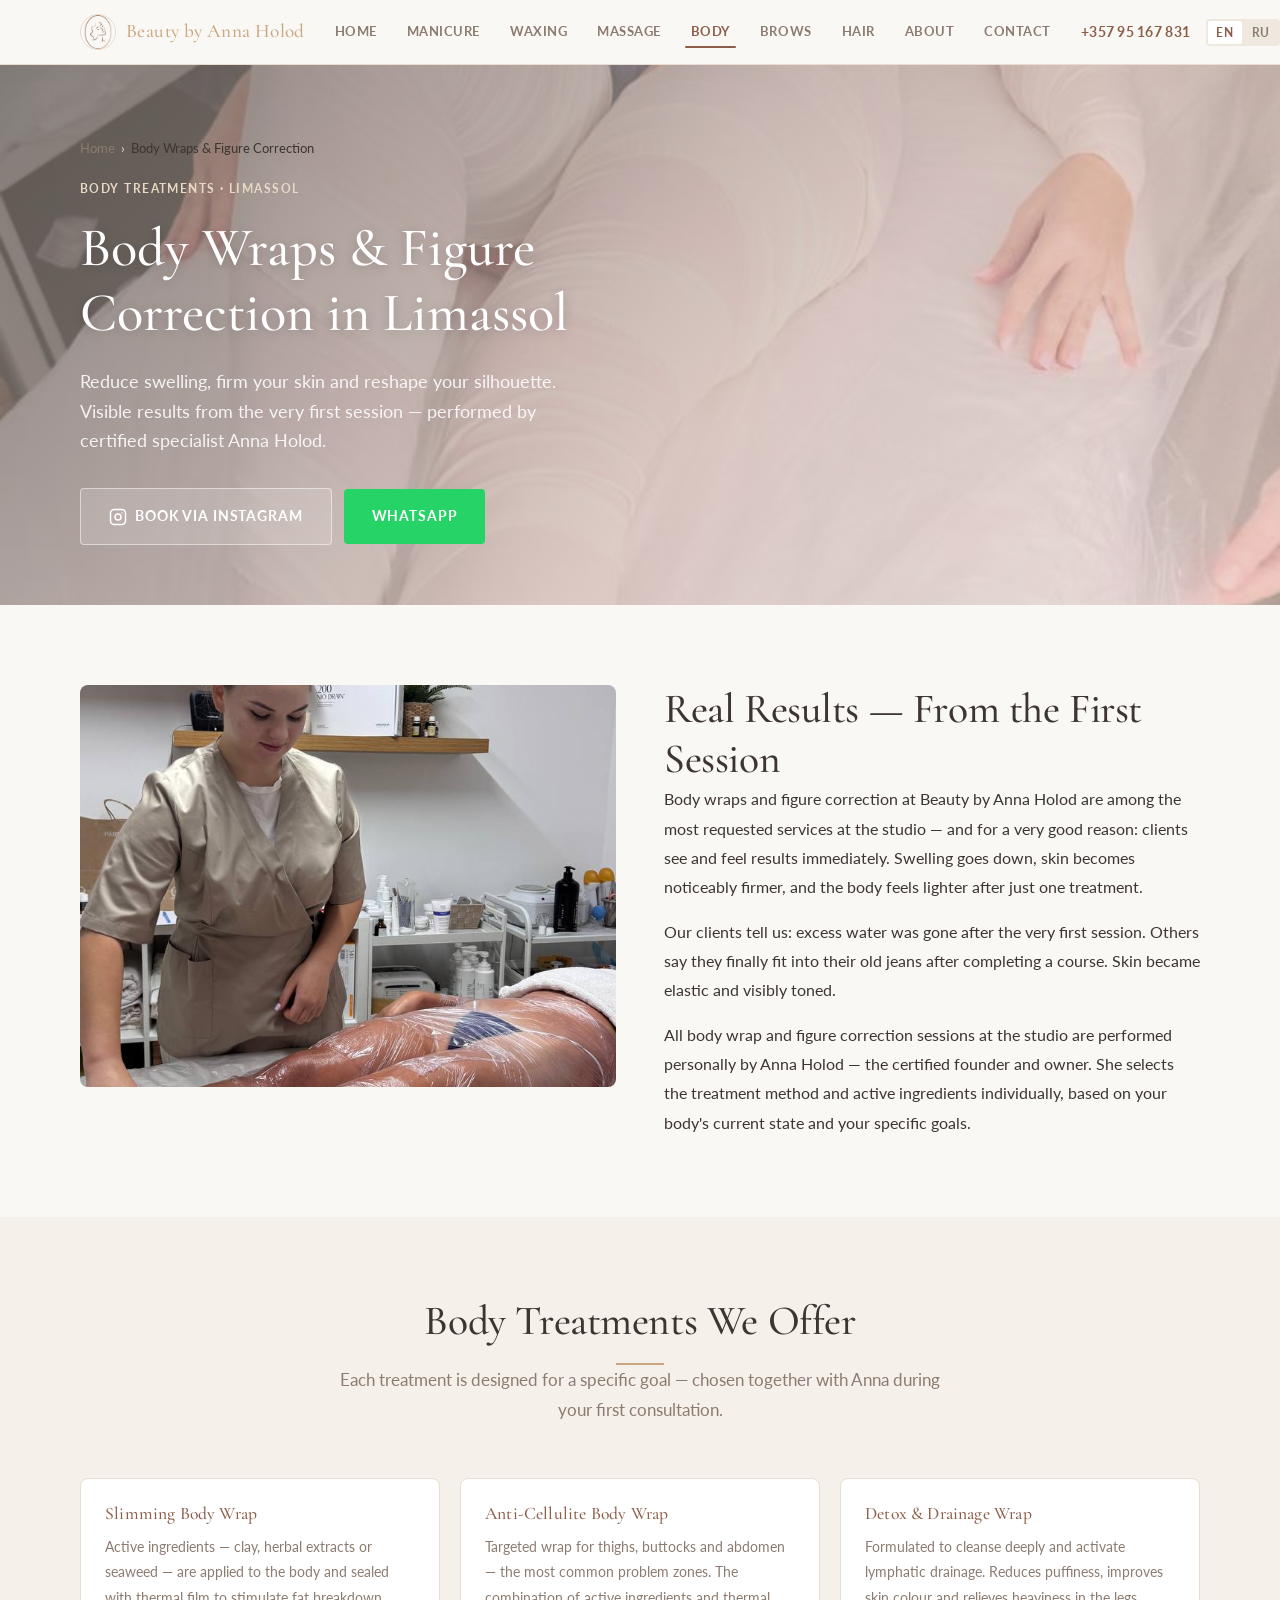
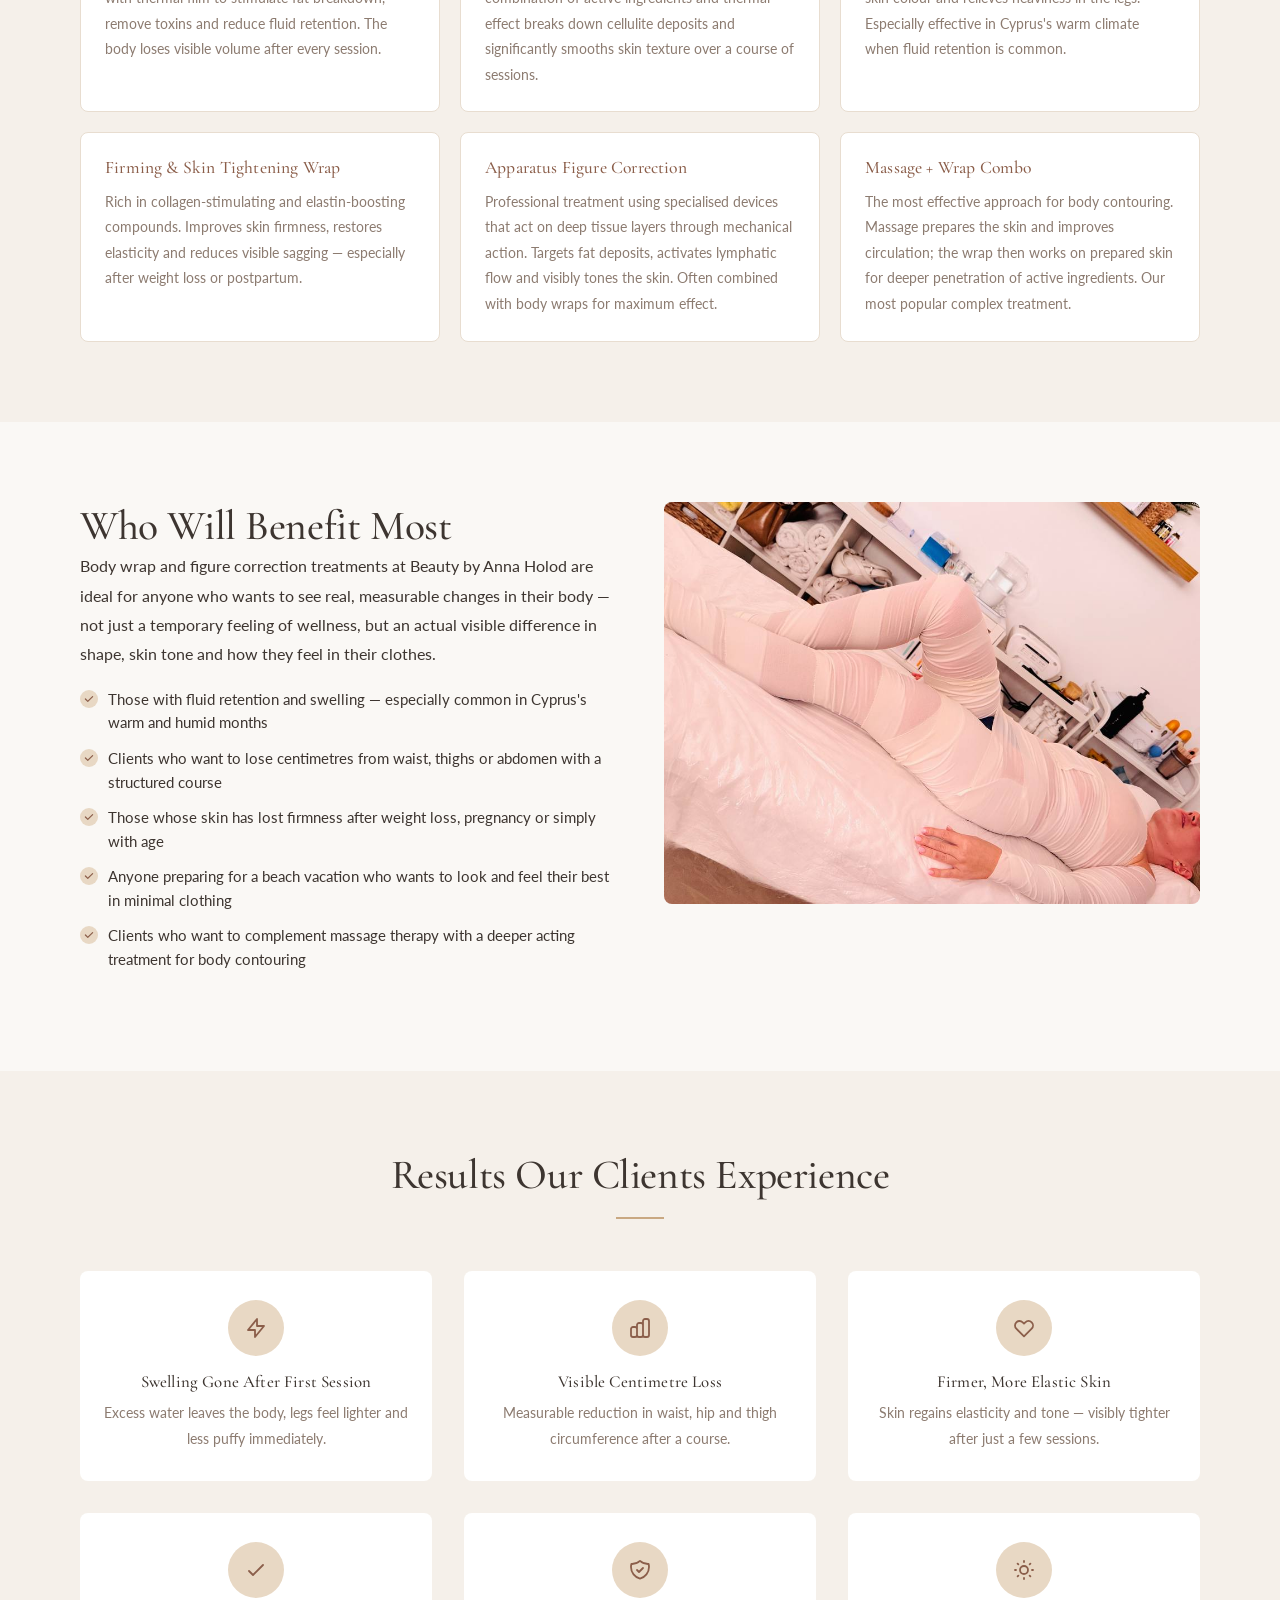
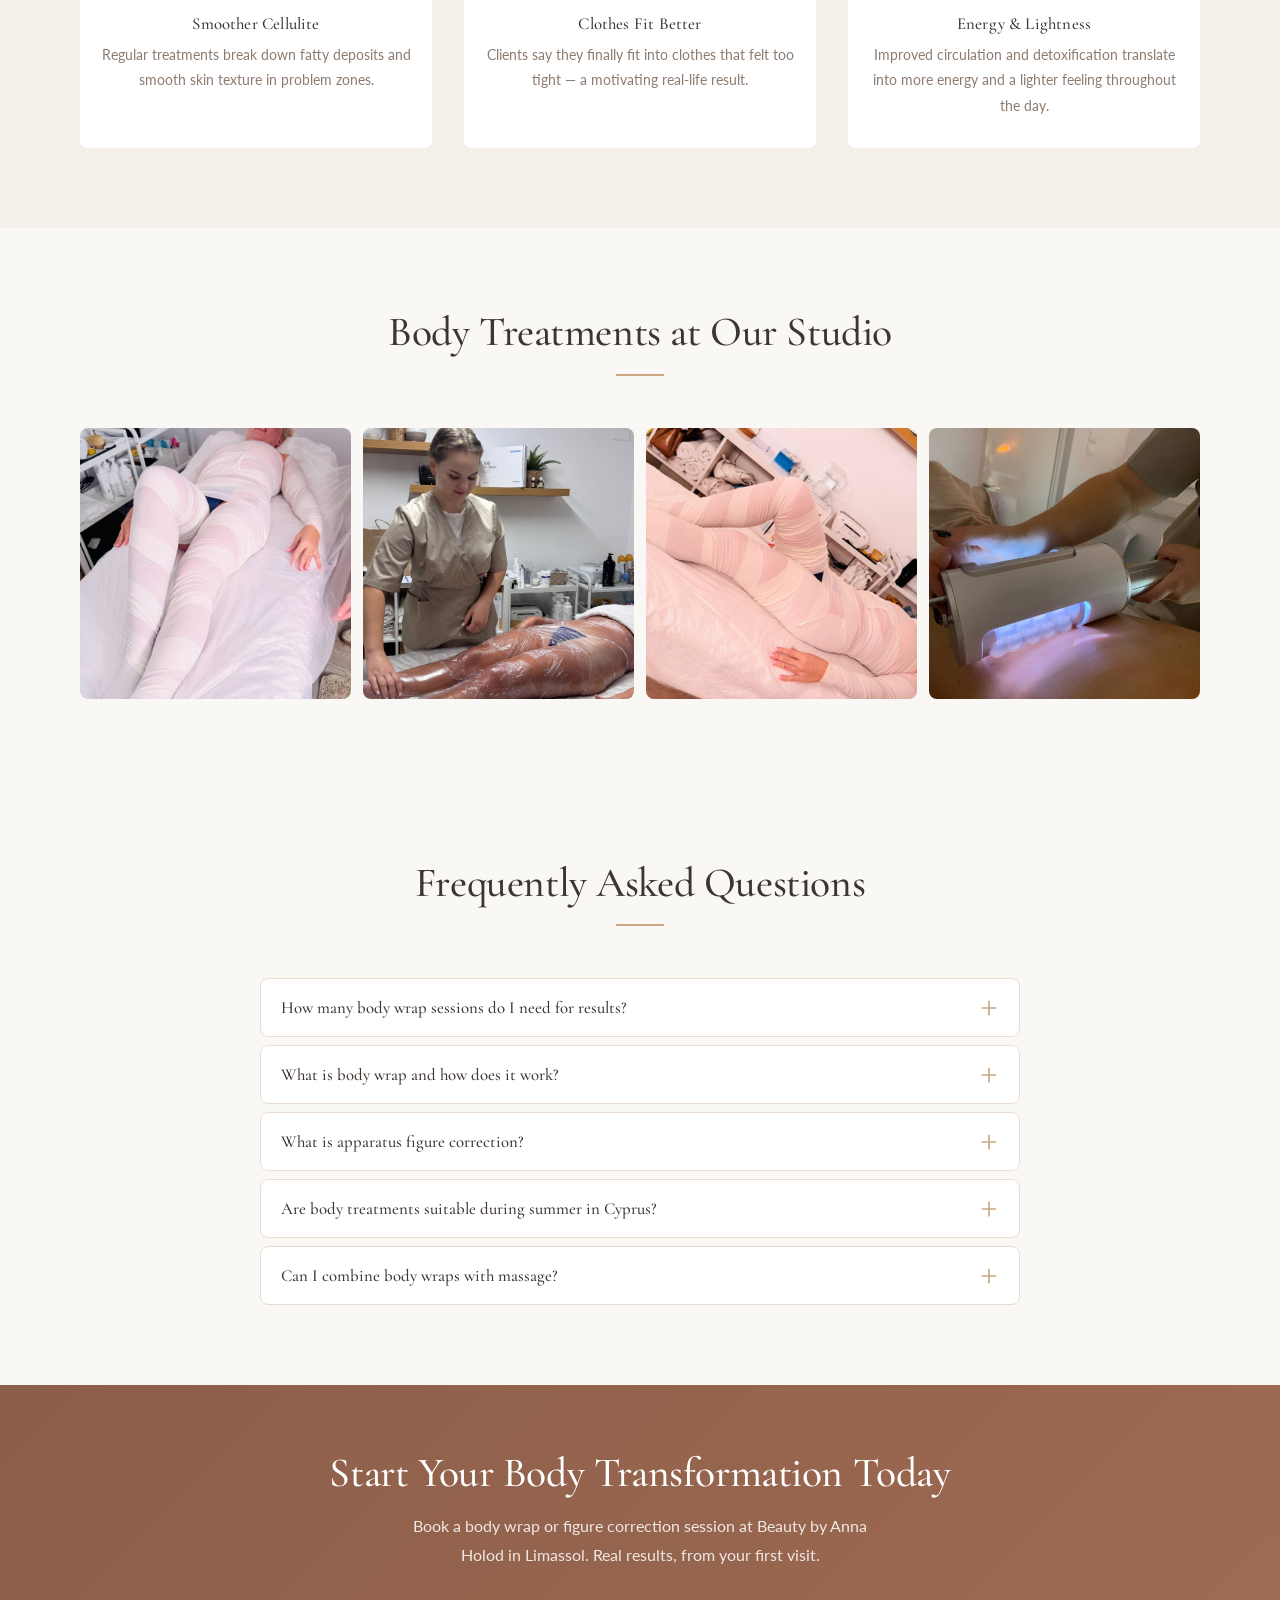
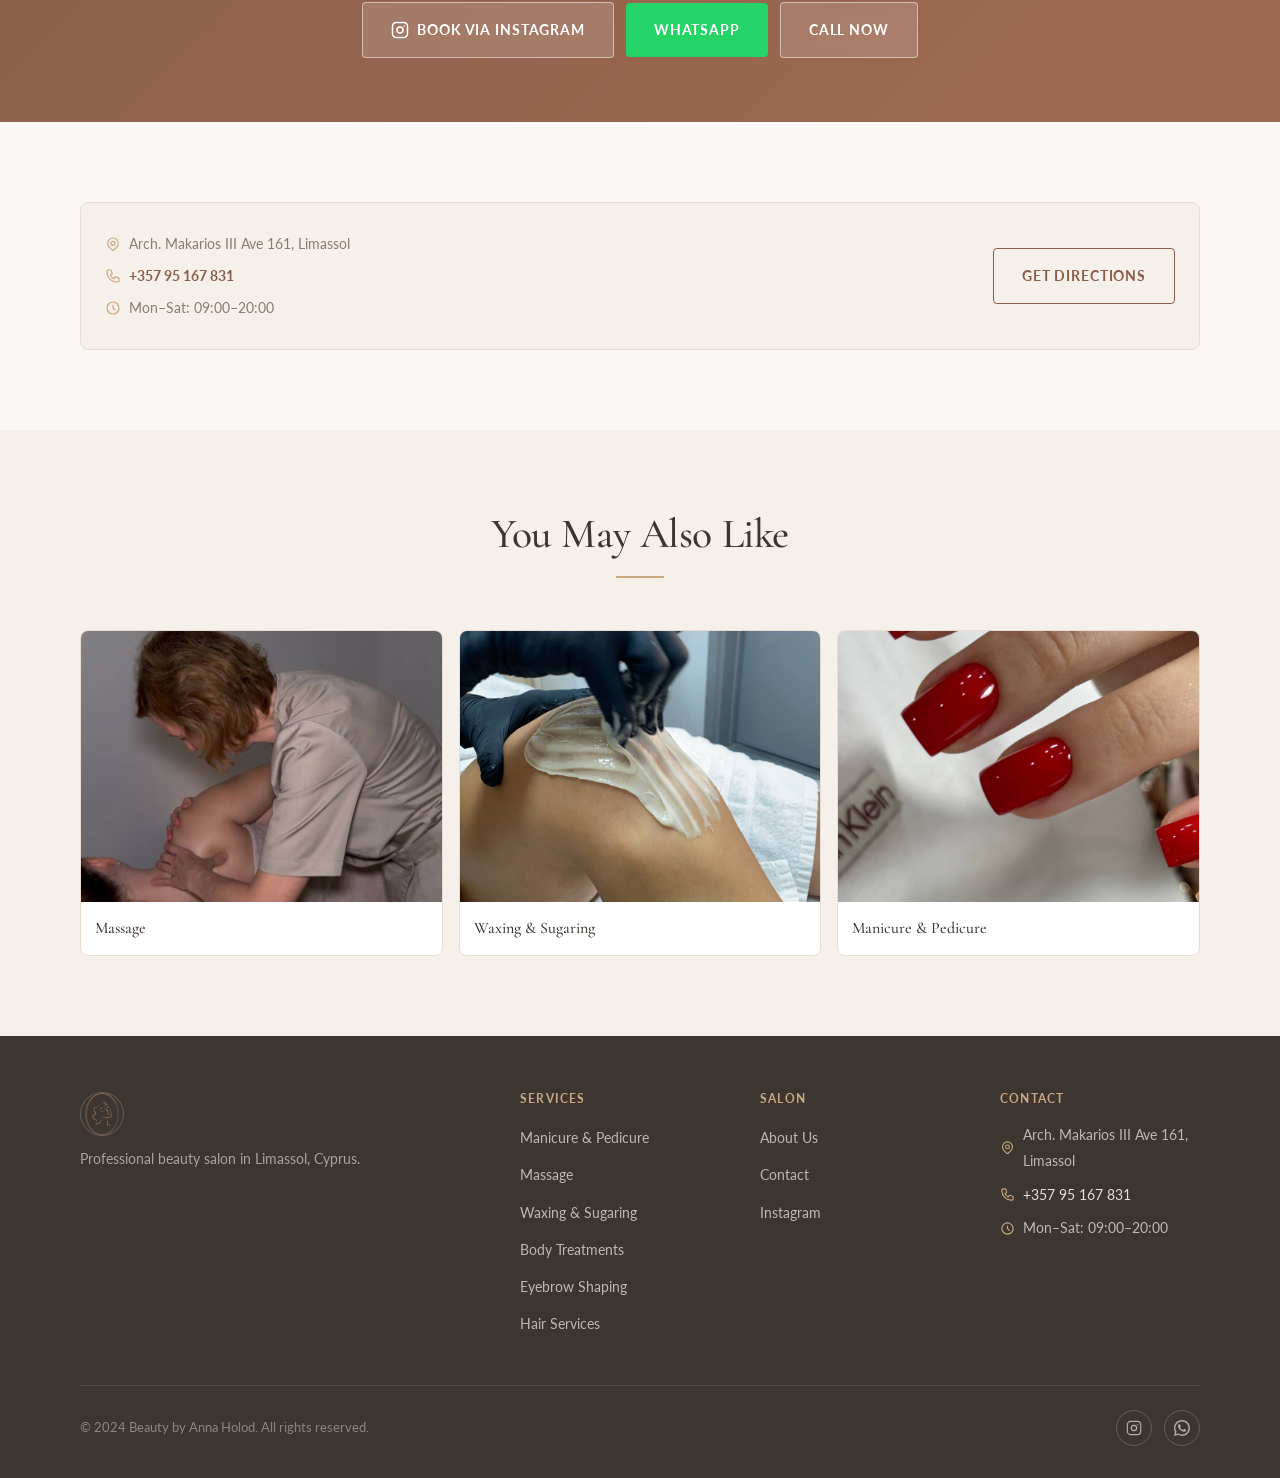
<file: body.html>
<!DOCTYPE html>
<html lang="en">
<head>
  <meta charset="UTF-8">
  <meta name="viewport" content="width=device-width, initial-scale=1.0">
  <title>Body Wraps & Figure Correction in Limassol | Body Treatments — Beauty by Anna Holod</title>
  <meta name="description" content="Body wraps, body treatments and figure correction in Limassol. Reduce swelling, improve skin tone, visible results from first session. Beauty by Anna Holod, Makarios III.">
  <meta name="robots" content="index, follow">
  <link rel="canonical" href="https://beauty-by-anna-holod.com/body.html">
  <meta property="og:type" content="website">
  <meta property="og:title" content="Body Wraps & Figure Correction in Limassol | Body Treatments — Beauty by Anna Holod">
  <meta property="og:description" content="Body wraps, body treatments and figure correction in Limassol. Reduce swelling, improve skin tone, visible results from first session.">
  <meta property="og:image" content="https://beauty-by-anna-holod.com/images/body-1.jpg">
  <meta property="og:url" content="https://beauty-by-anna-holod.com/body.html">
  <link rel="icon" type="image/x-icon" href="images/favicon-pack/favicon.ico">
  <link rel="icon" type="image/png" sizes="32x32" href="images/favicon-pack/favicon-32x32.png">
  <link rel="icon" type="image/png" sizes="16x16" href="images/favicon-pack/favicon-16x16.png">
  <link rel="apple-touch-icon" sizes="180x180" href="images/favicon-pack/apple-touch-icon.png">
  <link rel="stylesheet" href="style.css">
  <script type="application/ld+json">
  [
    {
      "@context": "https://schema.org",
      "@type": "BeautySalon",
      "name": "Beauty by Anna Holod",
      "url": "https://beauty-by-anna-holod.com",
      "telephone": "+35795167831",
      "image": "https://beauty-by-anna-holod.com/images/body-1.jpg",
      "address": {
        "@type": "PostalAddress",
        "streetAddress": "Arch. Makarios III Avenue 161",
        "addressLocality": "Limassol",
        "addressCountry": "CY",
        "postalCode": "3090"
      },
      "geo": {
        "@type": "GeoCoordinates",
        "latitude": "34.6751",
        "longitude": "33.0441"
      },
      "sameAs": ["https://www.instagram.com/beauty_by_anna_holod/"],
      "openingHours": ["Mo-Sa 09:00-20:00"],
      "priceRange": "€€",
      "areaServed": "Limassol, Cyprus"
    },
    {
      "@context": "https://schema.org",
      "@type": "FAQPage",
      "mainEntity": [
        {
          "@type": "Question",
          "name": "How many body wrap sessions do I need for results?",
          "acceptedAnswer": {
            "@type": "Answer",
            "text": "Many clients notice visible results after the very first session — reduced swelling, lighter feeling and firmer skin. For sustained, lasting changes in body contour and skin tone, a course of 8–12 sessions is recommended, ideally 2 times per week."
          }
        },
        {
          "@type": "Question",
          "name": "What is body wrap and how does it work?",
          "acceptedAnswer": {
            "@type": "Answer",
            "text": "Body wrap is a beauty treatment where active ingredients — such as clay, algae, herbal extracts or mineralised compounds — are applied to the skin and the body is then wrapped in thermal film or bandages. The warmth created increases absorption of the active ingredients, stimulates circulation, promotes lymphatic drainage and helps reduce fluid retention and improve skin elasticity."
          }
        },
        {
          "@type": "Question",
          "name": "What is apparatus figure correction?",
          "acceptedAnswer": {
            "@type": "Answer",
            "text": "Apparatus figure correction is a professional body treatment using specialised devices that work on deeper tissue layers through mechanical or vibration action. It targets fat deposits, improves lymphatic flow, and visibly tones and firms the skin. Often combined with body wraps for enhanced results."
          }
        },
        {
          "@type": "Question",
          "name": "Are body treatments suitable during summer in Cyprus?",
          "acceptedAnswer": {
            "@type": "Answer",
            "text": "Yes. Body wraps and figure correction are performed in a comfortable, air-conditioned studio environment. They are popular year-round in Cyprus, but especially booked in spring and early summer when clients want to prepare their bodies for beach season."
          }
        },
        {
          "@type": "Question",
          "name": "Can I combine body wraps with massage?",
          "acceptedAnswer": {
            "@type": "Answer",
            "text": "Absolutely — and we highly recommend it. Massage beforehand prepares the skin, opens pores and improves circulation, allowing the wrap ingredients to penetrate more deeply. Combined sessions deliver faster and more pronounced body shaping results."
          }
        }
      ]
    }
  ]
  </script>
</head>
<body>


<header class="site-header">
  <div class="container">
    <div class="header__inner">
      <a href="index.html" class="header__logo">
        <img src="images/favicon-pack/apple-touch-icon.png" alt="Beauty by Anna Holod logo" class="header__logo-img" width="36" height="36">
        <span class="header__logo-text">Beauty <span>by Anna Holod</span></span>
      </a>
      <nav class="site-nav" id="site-nav" aria-label="Main navigation">
        <ul>
          <li><a href="index.html" data-en="Home" data-ru="Главная">Home</a></li>
          <li><a href="manicure.html" data-en="Manicure" data-ru="Маникюр">Manicure</a></li>
          <li><a href="waxing.html" data-en="Waxing" data-ru="Депиляция">Waxing</a></li>
          <li><a href="massage.html" data-en="Massage" data-ru="Массаж">Massage</a></li>
          <li><a href="body.html" class="active" data-en="Body" data-ru="Тело">Body</a></li>
          <li><a href="brows.html" data-en="Brows" data-ru="Брови">Brows</a></li>
          <li><a href="hair.html" data-en="Hair" data-ru="Волосы">Hair</a></li>
          <li><a href="about.html" data-en="About" data-ru="О нас">About</a></li>
          <li><a href="contact.html" data-en="Contact" data-ru="Контакты">Contact</a></li>
        </ul>
      </nav>
      <div class="header__right">
        <a href="tel:+35795167831" class="header__phone">+357 95 167 831</a>
        <div class="lang-switcher">
          <button class="lang-btn active" data-lang="en">EN</button>
          <button class="lang-btn" data-lang="ru">RU</button>
        </div>
        <a href="https://n355630.alteg.io/" target="_blank" rel="noopener" class="btn btn--primary header__book-btn" data-en="Book Now" data-ru="Записаться">Book Now</a>
        <button class="hamburger" id="hamburger" aria-label="Toggle menu" aria-expanded="false">
          <span></span><span></span><span></span>
        </button>
      </div>
    </div>
  </div>
</header>

<!-- HERO -->
<section class="hero hero--service">
  <div class="hero__bg">
    <img src="images/body-1.jpg" alt="Body wraps and figure correction in Limassol — Beauty by Anna Holod" loading="eager">
  </div>
  <div class="hero__overlay"></div>
  <div class="container">
    <div class="hero__content">
      <nav class="breadcrumb" aria-label="Breadcrumb">
        <a href="index.html" data-en="Home" data-ru="Главная">Home</a>
        <span class="sep">›</span>
        <span data-en="Body Wraps & Figure Correction" data-ru="Обёртывания и коррекция фигуры">Body Wraps & Figure Correction</span>
      </nav>
      <p class="hero__tag" data-en="Body Treatments · Limassol" data-ru="Процедуры для тела · Лимассол">Body Treatments · Limassol</p>
      <h1 class="hero__title" data-en="Body Wraps & Figure Correction in Limassol" data-ru="Обёртывания и коррекция фигуры в Лимассоле">Body Wraps & Figure Correction in Limassol</h1>
      <p class="hero__subtitle" data-en="Reduce swelling, firm your skin and reshape your silhouette. Visible results from the very first session — performed by certified specialist Anna Holod." data-ru="Уменьшите отёки, подтяните кожу и скорректируйте силуэт. Видимый результат с первого сеанса — проводит сертифицированный специалист Анна Холод.">Reduce swelling, firm your skin and reshape your silhouette. Visible results from the very first session — performed by certified specialist Anna Holod.</p>
      <div class="btn-group">
        <a href="https://www.instagram.com/beauty_by_anna_holod/" target="_blank" rel="noopener" class="btn btn--ghost">
          <svg xmlns="http://www.w3.org/2000/svg" viewBox="0 0 24 24" fill="none" stroke="currentColor" stroke-width="2" width="18" height="18"><rect x="2" y="2" width="20" height="20" rx="5"/><circle cx="12" cy="12" r="4"/><circle cx="17.5" cy="6.5" r="1" fill="currentColor" stroke="none"/></svg>
          <span data-en="Book via Instagram" data-ru="Записаться в Instagram">Book via Instagram</span>
        </a>
        <a href="https://wa.me/35795167831" target="_blank" rel="noopener" class="btn btn--wa">
          <span data-en="WhatsApp" data-ru="WhatsApp">WhatsApp</span>
        </a>
      </div>
    </div>
  </div>
</section>

<!-- SEO INTRO -->
<section class="section">
  <div class="container">
    <div class="service-intro reveal">
      <div class="service-intro__img">
        <img src="images/body-2.jpg" alt="Body wrap treatment at Beauty by Anna Holod studio in Limassol" loading="lazy">
      </div>
      <div>
        <h2 data-en="Real Results — From the First Session" data-ru="Реальный результат — с первого сеанса">Real Results — From the First Session</h2>
        <p data-en="Body wraps and figure correction at Beauty by Anna Holod are among the most requested services at the studio — and for a very good reason: clients see and feel results immediately. Swelling goes down, skin becomes noticeably firmer, and the body feels lighter after just one treatment." data-ru="Обёртывания и коррекция фигуры в Beauty by Anna Holod — одни из самых востребованных услуг студии — и тому есть веская причина: клиенты видят и чувствуют результат сразу. Отёки спадают, кожа становится заметно более упругой, тело ощущается лёгким уже после первой процедуры.">Body wraps and figure correction at Beauty by Anna Holod are among the most requested services at the studio — and for a very good reason: clients see and feel results immediately. Swelling goes down, skin becomes noticeably firmer, and the body feels lighter after just one treatment.</p>
        <p data-en="Our clients tell us: excess water was gone after the very first session. Others say they finally fit into their old jeans after completing a course. Skin became elastic and visibly toned." data-ru="Наши клиенты рассказывают: лишняя вода ушла уже после первого сеанса. Другие говорят, что наконец влезли в старые джинсы после прохождения курса. Кожа стала эластичной и заметно подтянутой.">Our clients tell us: excess water was gone after the very first session. Others say they finally fit into their old jeans after completing a course. Skin became elastic and visibly toned.</p>
        <p data-en="All body wrap and figure correction sessions at the studio are performed personally by Anna Holod — the certified founder and owner. She selects the treatment method and active ingredients individually, based on your body's current state and your specific goals." data-ru="Все процедуры обёртывания и коррекции фигуры в студии проводятся лично Анной Холод — сертифицированным основателем и владелицей. Она индивидуально подбирает метод лечения и активные ингредиенты, исходя из текущего состояния вашего тела и конкретных целей.">All body wrap and figure correction sessions at the studio are performed personally by Anna Holod — the certified founder and owner. She selects the treatment method and active ingredients individually, based on your body's current state and your specific goals.</p>
      </div>
    </div>
  </div>
</section>

<!-- WHAT'S INCLUDED -->
<section class="section section--alt">
  <div class="container">
    <div class="section__header reveal">
      <h2 data-en="Body Treatments We Offer" data-ru="Процедуры для тела">Body Treatments We Offer</h2>
      <div class="divider"></div>
      <p class="section__subtitle" data-en="Each treatment is designed for a specific goal — chosen together with Anna during your first consultation." data-ru="Каждая процедура разработана для конкретной цели — выбирается вместе с Анной на первой консультации.">Each treatment is designed for a specific goal — chosen together with Anna during your first consultation.</p>
    </div>
    <div class="info-grid reveal">
      <div class="info-card">
        <h3 data-en="Slimming Body Wrap" data-ru="Обёртывание для похудения">Slimming Body Wrap</h3>
        <p data-en="Active ingredients — clay, herbal extracts or seaweed — are applied to the body and sealed with thermal film to stimulate fat breakdown, remove toxins and reduce fluid retention. The body loses visible volume after every session." data-ru="Активные ингредиенты — глина, растительные экстракты или водоросли — наносятся на тело и запечатываются термоплёнкой для стимуляции расщепления жира, удаления токсинов и уменьшения задержки жидкости. Тело теряет заметный объём после каждого сеанса.">Active ingredients — clay, herbal extracts or seaweed — are applied to the body and sealed with thermal film to stimulate fat breakdown, remove toxins and reduce fluid retention. The body loses visible volume after every session.</p>
      </div>
      <div class="info-card">
        <h3 data-en="Anti-Cellulite Body Wrap" data-ru="Антицеллюлитное обёртывание">Anti-Cellulite Body Wrap</h3>
        <p data-en="Targeted wrap for thighs, buttocks and abdomen — the most common problem zones. The combination of active ingredients and thermal effect breaks down cellulite deposits and significantly smooths skin texture over a course of sessions." data-ru="Целевое обёртывание для бёдер, ягодиц и живота — наиболее распространённых проблемных зон. Сочетание активных ингредиентов и термического эффекта разрушает целлюлитные отложения и значительно выравнивает текстуру кожи.">Targeted wrap for thighs, buttocks and abdomen — the most common problem zones. The combination of active ingredients and thermal effect breaks down cellulite deposits and significantly smooths skin texture over a course of sessions.</p>
      </div>
      <div class="info-card">
        <h3 data-en="Detox & Drainage Wrap" data-ru="Детокс и дренажное обёртывание">Detox & Drainage Wrap</h3>
        <p data-en="Formulated to cleanse deeply and activate lymphatic drainage. Reduces puffiness, improves skin colour and relieves heaviness in the legs. Especially effective in Cyprus's warm climate when fluid retention is common." data-ru="Разработано для глубокого очищения и активации лимфодренажа. Уменьшает отёчность, улучшает цвет кожи и снимает тяжесть в ногах. Особенно эффективно в тёплом климате Кипра, когда задержка жидкости — распространённая проблема.">Formulated to cleanse deeply and activate lymphatic drainage. Reduces puffiness, improves skin colour and relieves heaviness in the legs. Especially effective in Cyprus's warm climate when fluid retention is common.</p>
      </div>
      <div class="info-card">
        <h3 data-en="Firming & Skin Tightening Wrap" data-ru="Подтягивающее обёртывание">Firming & Skin Tightening Wrap</h3>
        <p data-en="Rich in collagen-stimulating and elastin-boosting compounds. Improves skin firmness, restores elasticity and reduces visible sagging — especially after weight loss or postpartum." data-ru="Богато соединениями, стимулирующими коллаген и эластин. Улучшает упругость кожи, восстанавливает эластичность и уменьшает видимое провисание — особенно после похудения или послеродового периода.">Rich in collagen-stimulating and elastin-boosting compounds. Improves skin firmness, restores elasticity and reduces visible sagging — especially after weight loss or postpartum.</p>
      </div>
      <div class="info-card">
        <h3 data-en="Apparatus Figure Correction" data-ru="Аппаратная коррекция фигуры">Apparatus Figure Correction</h3>
        <p data-en="Professional treatment using specialised devices that act on deep tissue layers through mechanical action. Targets fat deposits, activates lymphatic flow and visibly tones the skin. Often combined with body wraps for maximum effect." data-ru="Профессиональное лечение с использованием специализированных устройств, воздействующих на глубокие слои тканей. Воздействует на жировые отложения, активирует лимфоток и заметно тонизирует кожу. Часто сочетается с обёртываниями для максимального эффекта.">Professional treatment using specialised devices that act on deep tissue layers through mechanical action. Targets fat deposits, activates lymphatic flow and visibly tones the skin. Often combined with body wraps for maximum effect.</p>
      </div>
      <div class="info-card">
        <h3 data-en="Massage + Wrap Combo" data-ru="Массаж + обёртывание">Massage + Wrap Combo</h3>
        <p data-en="The most effective approach for body contouring. Massage prepares the skin and improves circulation; the wrap then works on prepared skin for deeper penetration of active ingredients. Our most popular complex treatment." data-ru="Самый эффективный подход для коррекции фигуры. Массаж подготавливает кожу и улучшает кровообращение; затем обёртывание работает на подготовленной коже для более глубокого проникновения активных ингредиентов. Наша самая популярная комплексная процедура.">The most effective approach for body contouring. Massage prepares the skin and improves circulation; the wrap then works on prepared skin for deeper penetration of active ingredients. Our most popular complex treatment.</p>
      </div>
    </div>
  </div>
</section>

<!-- FOR WHOM -->
<section class="section">
  <div class="container">
    <div class="service-intro reveal">
      <div>
        <h2 data-en="Who Will Benefit Most" data-ru="Кому подойдут процедуры для тела">Who Will Benefit Most</h2>
        <p data-en="Body wrap and figure correction treatments at Beauty by Anna Holod are ideal for anyone who wants to see real, measurable changes in their body — not just a temporary feeling of wellness, but an actual visible difference in shape, skin tone and how they feel in their clothes." data-ru="Процедуры обёртывания и коррекции фигуры в Beauty by Anna Holod идеально подходят тем, кто хочет увидеть реальные, измеримые изменения в своём теле — не просто временное ощущение благополучия, но и реальную видимую разницу в форме, тоне кожи и ощущении себя в одежде.">Body wrap and figure correction treatments at Beauty by Anna Holod are ideal for anyone who wants to see real, measurable changes in their body — not just a temporary feeling of wellness, but an actual visible difference in shape, skin tone and how they feel in their clothes.</p>
        <ul class="checklist">
          <li data-en="Those with fluid retention and swelling — especially common in Cyprus's warm and humid months" data-ru="Те, у кого задержка жидкости и отёки — особенно распространено в тёплые и влажные месяцы на Кипре">Those with fluid retention and swelling — especially common in Cyprus's warm and humid months</li>
          <li data-en="Clients who want to lose centimetres from waist, thighs or abdomen with a structured course" data-ru="Клиенты, которые хотят убрать сантиметры с талии, бёдер или живота с помощью структурированного курса">Clients who want to lose centimetres from waist, thighs or abdomen with a structured course</li>
          <li data-en="Those whose skin has lost firmness after weight loss, pregnancy or simply with age" data-ru="Те, чья кожа потеряла упругость после похудения, беременности или просто с возрастом">Those whose skin has lost firmness after weight loss, pregnancy or simply with age</li>
          <li data-en="Anyone preparing for a beach vacation who wants to look and feel their best in minimal clothing" data-ru="Все, кто готовится к пляжному отдыху и хочет выглядеть и чувствовать себя лучше в минимальном количестве одежды">Anyone preparing for a beach vacation who wants to look and feel their best in minimal clothing</li>
          <li data-en="Clients who want to complement massage therapy with a deeper acting treatment for body contouring" data-ru="Клиенты, которые хотят дополнить массажную терапию более глубоко действующей процедурой коррекции фигуры">Clients who want to complement massage therapy with a deeper acting treatment for body contouring</li>
        </ul>
      </div>
      <div class="service-intro__img">
        <img src="images/body-3.jpg" alt="Body wrap results — toned skin at Beauty by Anna Holod" loading="lazy">
      </div>
    </div>
  </div>
</section>

<!-- RESULTS -->
<section class="section section--alt">
  <div class="container">
    <div class="section__header reveal">
      <h2 data-en="Results Our Clients Experience" data-ru="Результаты, которых достигают наши клиенты">Results Our Clients Experience</h2>
      <div class="divider"></div>
    </div>
    <div class="features-grid reveal">
      <div class="feature-item">
        <div class="feature-item__icon">
          <svg xmlns="http://www.w3.org/2000/svg" fill="none" viewBox="0 0 24 24" stroke="currentColor" stroke-width="1.8"><path stroke-linecap="round" stroke-linejoin="round" d="M13 10V3L4 14h7v7l9-11h-7z"/></svg>
        </div>
        <h3 data-en="Swelling Gone After First Session" data-ru="Отёки уходят после первого сеанса">Swelling Gone After First Session</h3>
        <p data-en="Excess water leaves the body, legs feel lighter and less puffy immediately." data-ru="Лишняя вода покидает тело, ноги сразу чувствуются лёгкими и менее отёчными.">Excess water leaves the body, legs feel lighter and less puffy immediately.</p>
      </div>
      <div class="feature-item">
        <div class="feature-item__icon">
          <svg xmlns="http://www.w3.org/2000/svg" fill="none" viewBox="0 0 24 24" stroke="currentColor" stroke-width="1.8"><path stroke-linecap="round" stroke-linejoin="round" d="M9 19v-6a2 2 0 00-2-2H5a2 2 0 00-2 2v6a2 2 0 002 2h2a2 2 0 002-2zm0 0V9a2 2 0 012-2h2a2 2 0 012 2v10m-6 0a2 2 0 002 2h2a2 2 0 002-2m0 0V5a2 2 0 012-2h2a2 2 0 012 2v14a2 2 0 01-2 2h-2a2 2 0 01-2-2z"/></svg>
        </div>
        <h3 data-en="Visible Centimetre Loss" data-ru="Видимая потеря сантиметров">Visible Centimetre Loss</h3>
        <p data-en="Measurable reduction in waist, hip and thigh circumference after a course." data-ru="Измеримое уменьшение объёмов талии, бёдер и бедра после курса.">Measurable reduction in waist, hip and thigh circumference after a course.</p>
      </div>
      <div class="feature-item">
        <div class="feature-item__icon">
          <svg xmlns="http://www.w3.org/2000/svg" fill="none" viewBox="0 0 24 24" stroke="currentColor" stroke-width="1.8"><path stroke-linecap="round" stroke-linejoin="round" d="M4.318 6.318a4.5 4.5 0 000 6.364L12 20.364l7.682-7.682a4.5 4.5 0 00-6.364-6.364L12 7.636l-1.318-1.318a4.5 4.5 0 00-6.364 0z"/></svg>
        </div>
        <h3 data-en="Firmer, More Elastic Skin" data-ru="Более упругая и эластичная кожа">Firmer, More Elastic Skin</h3>
        <p data-en="Skin regains elasticity and tone — visibly tighter after just a few sessions." data-ru="Кожа восстанавливает эластичность и тонус — заметно более подтянутая уже после нескольких сеансов.">Skin regains elasticity and tone — visibly tighter after just a few sessions.</p>
      </div>
      <div class="feature-item">
        <div class="feature-item__icon">
          <svg xmlns="http://www.w3.org/2000/svg" fill="none" viewBox="0 0 24 24" stroke="currentColor" stroke-width="1.8"><path stroke-linecap="round" stroke-linejoin="round" d="M5 13l4 4L19 7"/></svg>
        </div>
        <h3 data-en="Smoother Cellulite" data-ru="Более гладкий целлюлит">Smoother Cellulite</h3>
        <p data-en="Regular treatments break down fatty deposits and smooth skin texture in problem zones." data-ru="Регулярные процедуры разрушают жировые отложения и выравнивают текстуру кожи в проблемных зонах.">Regular treatments break down fatty deposits and smooth skin texture in problem zones.</p>
      </div>
      <div class="feature-item">
        <div class="feature-item__icon">
          <svg xmlns="http://www.w3.org/2000/svg" fill="none" viewBox="0 0 24 24" stroke="currentColor" stroke-width="1.8"><path stroke-linecap="round" stroke-linejoin="round" d="M9 12l2 2 4-4m5.618-4.016A11.955 11.955 0 0112 2.944a11.955 11.955 0 01-8.618 3.04A12.02 12.02 0 003 9c0 5.591 3.824 10.29 9 11.622 5.176-1.332 9-6.03 9-11.622 0-1.042-.133-2.052-.382-3.016z"/></svg>
        </div>
        <h3 data-en="Clothes Fit Better" data-ru="Одежда сидит лучше">Clothes Fit Better</h3>
        <p data-en="Clients say they finally fit into clothes that felt too tight — a motivating real-life result." data-ru="Клиенты говорят, что наконец влезают в одежду, которая казалась слишком тесной — реальный результат, который мотивирует.">Clients say they finally fit into clothes that felt too tight — a motivating real-life result.</p>
      </div>
      <div class="feature-item">
        <div class="feature-item__icon">
          <svg xmlns="http://www.w3.org/2000/svg" fill="none" viewBox="0 0 24 24" stroke="currentColor" stroke-width="1.8"><path stroke-linecap="round" stroke-linejoin="round" d="M12 3v1m0 16v1m9-9h-1M4 12H3m15.364 6.364l-.707-.707M6.343 6.343l-.707-.707m12.728 0l-.707.707M6.343 17.657l-.707.707M16 12a4 4 0 11-8 0 4 4 0 018 0z"/></svg>
        </div>
        <h3 data-en="Energy & Lightness" data-ru="Энергия и лёгкость">Energy & Lightness</h3>
        <p data-en="Improved circulation and detoxification translate into more energy and a lighter feeling throughout the day." data-ru="Улучшенное кровообращение и детоксикация выражаются в большей энергии и ощущении лёгкости в течение всего дня.">Improved circulation and detoxification translate into more energy and a lighter feeling throughout the day.</p>
      </div>
    </div>
  </div>
</section>

<!-- GALLERY -->
<section class="section">
  <div class="container">
    <div class="section__header reveal">
      <h2 data-en="Body Treatments at Our Studio" data-ru="Процедуры для тела в нашей студии">Body Treatments at Our Studio</h2>
      <div class="divider"></div>
    </div>
    <div class="gallery-grid reveal">
      <div class="gallery-item">
        <img src="images/body-1.jpg" alt="Body wrap treatment — Beauty by Anna Holod Limassol" loading="lazy">
      </div>
      <div class="gallery-item">
        <img src="images/body-2.jpg" alt="Anti-cellulite body wrap session in Limassol" loading="lazy">
      </div>
      <div class="gallery-item">
        <img src="images/body-3.jpg" alt="Figure correction treatment at Beauty by Anna Holod" loading="lazy">
      </div>
      <div class="gallery-item">
        <img src="images/body-4.jpg" alt="Apparatus figure correction — Beauty by Anna Holod" loading="lazy">
      </div>
    </div>
  </div>
</section>


<!-- FAQ -->
<section class="section">
  <div class="container">
    <div class="section__header reveal">
      <h2 data-en="Frequently Asked Questions" data-ru="Часто задаваемые вопросы">Frequently Asked Questions</h2>
      <div class="divider"></div>
    </div>
    <div class="faq-list reveal">
      <div class="faq-item">
        <button class="faq-item__q" aria-expanded="false">
          <span data-en="How many body wrap sessions do I need for results?" data-ru="Сколько сеансов обёртывания нужно для результата?">How many body wrap sessions do I need for results?</span>
          <svg class="faq-item__icon" xmlns="http://www.w3.org/2000/svg" fill="none" viewBox="0 0 24 24" stroke="currentColor" stroke-width="2"><path stroke-linecap="round" stroke-linejoin="round" d="M12 4v16m8-8H4"/></svg>
        </button>
        <div class="faq-item__a">
          <p data-en="Many clients notice visible results after the very first session — reduced swelling, lighter feeling and firmer skin. For sustained, lasting changes in body contour and skin tone, a course of 8–12 sessions is recommended, ideally 2 times per week." data-ru="Многие клиенты замечают видимый результат уже после первого сеанса — уменьшение отёков, ощущение лёгкости и более упругая кожа. Для устойчивых длительных изменений в контурах тела и тоне кожи рекомендуется курс из 8–12 сеансов, в идеале 2 раза в неделю.">Many clients notice visible results after the very first session — reduced swelling, lighter feeling and firmer skin. For sustained, lasting changes in body contour and skin tone, a course of 8–12 sessions is recommended, ideally 2 times per week.</p>
        </div>
      </div>
      <div class="faq-item">
        <button class="faq-item__q" aria-expanded="false">
          <span data-en="What is body wrap and how does it work?" data-ru="Что такое обёртывание и как оно работает?">What is body wrap and how does it work?</span>
          <svg class="faq-item__icon" xmlns="http://www.w3.org/2000/svg" fill="none" viewBox="0 0 24 24" stroke="currentColor" stroke-width="2"><path stroke-linecap="round" stroke-linejoin="round" d="M12 4v16m8-8H4"/></svg>
        </button>
        <div class="faq-item__a">
          <p data-en="Body wrap is a beauty treatment where active ingredients — such as clay, algae, herbal extracts or mineralised compounds — are applied to the skin and the body is then wrapped in thermal film or bandages. The warmth created increases absorption of the active ingredients, stimulates circulation, promotes lymphatic drainage and helps reduce fluid retention and improve skin elasticity." data-ru="Обёртывание — косметологическая процедура, при которой активные ингредиенты — глина, водоросли, растительные экстракты или минерализованные соединения — наносятся на кожу, а затем тело оборачивается в термоплёнку или бинты. Создаваемое тепло увеличивает поглощение активных ингредиентов, стимулирует кровообращение и способствует лимфодренажу.">Body wrap is a beauty treatment where active ingredients — such as clay, algae, herbal extracts or mineralised compounds — are applied to the skin and the body is then wrapped in thermal film or bandages. The warmth created increases absorption of the active ingredients, stimulates circulation, promotes lymphatic drainage and helps reduce fluid retention and improve skin elasticity.</p>
        </div>
      </div>
      <div class="faq-item">
        <button class="faq-item__q" aria-expanded="false">
          <span data-en="What is apparatus figure correction?" data-ru="Что такое аппаратная коррекция фигуры?">What is apparatus figure correction?</span>
          <svg class="faq-item__icon" xmlns="http://www.w3.org/2000/svg" fill="none" viewBox="0 0 24 24" stroke="currentColor" stroke-width="2"><path stroke-linecap="round" stroke-linejoin="round" d="M12 4v16m8-8H4"/></svg>
        </button>
        <div class="faq-item__a">
          <p data-en="Apparatus figure correction is a professional body treatment using specialised devices that work on deeper tissue layers through mechanical or vibration action. It targets fat deposits, improves lymphatic flow, and visibly tones and firms the skin. Often combined with body wraps for enhanced results." data-ru="Аппаратная коррекция фигуры — профессиональная процедура для тела с использованием специализированных устройств, воздействующих на более глубокие слои тканей посредством механического или вибрационного воздействия. Воздействует на жировые отложения, улучшает лимфоток и заметно тонизирует кожу.">Apparatus figure correction is a professional body treatment using specialised devices that work on deeper tissue layers through mechanical or vibration action. It targets fat deposits, improves lymphatic flow, and visibly tones and firms the skin. Often combined with body wraps for enhanced results.</p>
        </div>
      </div>
      <div class="faq-item">
        <button class="faq-item__q" aria-expanded="false">
          <span data-en="Are body treatments suitable during summer in Cyprus?" data-ru="Подходят ли процедуры для тела летом на Кипре?">Are body treatments suitable during summer in Cyprus?</span>
          <svg class="faq-item__icon" xmlns="http://www.w3.org/2000/svg" fill="none" viewBox="0 0 24 24" stroke="currentColor" stroke-width="2"><path stroke-linecap="round" stroke-linejoin="round" d="M12 4v16m8-8H4"/></svg>
        </button>
        <div class="faq-item__a">
          <p data-en="Yes. Body wraps and figure correction are performed in a comfortable, air-conditioned studio environment. They are popular year-round in Cyprus, but especially booked in spring and early summer when clients want to prepare their bodies for beach season." data-ru="Да. Обёртывания и коррекция фигуры проводятся в комфортной среде студии с кондиционером. Они популярны круглый год на Кипре, но особенно востребованы весной и в начале лета, когда клиенты хотят подготовить тело к пляжному сезону.">Yes. Body wraps and figure correction are performed in a comfortable, air-conditioned studio environment. They are popular year-round in Cyprus, but especially booked in spring and early summer when clients want to prepare their bodies for beach season.</p>
        </div>
      </div>
      <div class="faq-item">
        <button class="faq-item__q" aria-expanded="false">
          <span data-en="Can I combine body wraps with massage?" data-ru="Можно ли сочетать обёртывания с массажем?">Can I combine body wraps with massage?</span>
          <svg class="faq-item__icon" xmlns="http://www.w3.org/2000/svg" fill="none" viewBox="0 0 24 24" stroke="currentColor" stroke-width="2"><path stroke-linecap="round" stroke-linejoin="round" d="M12 4v16m8-8H4"/></svg>
        </button>
        <div class="faq-item__a">
          <p data-en="Absolutely — and we highly recommend it. Massage beforehand prepares the skin, opens pores and improves circulation, allowing the wrap ingredients to penetrate more deeply. Combined sessions deliver faster and more pronounced body shaping results." data-ru="Конечно — и мы настоятельно это рекомендуем. Массаж заранее подготавливает кожу, открывает поры и улучшает кровообращение, позволяя ингредиентам обёртывания проникать глубже. Комбинированные сеансы дают более быстрые и выраженные результаты по коррекции фигуры.">Absolutely — and we highly recommend it. Massage beforehand prepares the skin, opens pores and improves circulation, allowing the wrap ingredients to penetrate more deeply. Combined sessions deliver faster and more pronounced body shaping results.</p>
        </div>
      </div>
    </div>
  </div>
</section>

<!-- CTA -->
<section class="cta-section">
  <div class="container">
    <h2 data-en="Start Your Body Transformation Today" data-ru="Начните преображение тела сегодня">Start Your Body Transformation Today</h2>
    <p data-en="Book a body wrap or figure correction session at Beauty by Anna Holod in Limassol. Real results, from your first visit." data-ru="Запишитесь на обёртывание или коррекцию фигуры в Beauty by Anna Holod в Лимассоле. Реальный результат с первого визита.">Book a body wrap or figure correction session at Beauty by Anna Holod in Limassol. Real results, from your first visit.</p>
    <div class="btn-group">
      <a href="https://www.instagram.com/beauty_by_anna_holod/" target="_blank" rel="noopener" class="btn btn--ghost">
        <svg xmlns="http://www.w3.org/2000/svg" viewBox="0 0 24 24" fill="none" stroke="currentColor" stroke-width="2" width="18" height="18"><rect x="2" y="2" width="20" height="20" rx="5"/><circle cx="12" cy="12" r="4"/><circle cx="17.5" cy="6.5" r="1" fill="currentColor" stroke="none"/></svg>
        <span data-en="Book via Instagram" data-ru="Записаться в Instagram">Book via Instagram</span>
      </a>
      <a href="https://wa.me/35795167831" target="_blank" rel="noopener" class="btn btn--wa">
        <span data-en="WhatsApp" data-ru="WhatsApp">WhatsApp</span>
      </a>
      <a href="tel:+35795167831" class="btn btn--ghost" data-en="Call Now" data-ru="Позвонить">Call Now</a>
    </div>
  </div>
</section>

<!-- MINI CONTACT -->
<section class="section">
  <div class="container">
    <div class="mini-contact reveal">
      <div class="mini-contact__info">
        <div class="mini-contact__row">
          <svg xmlns="http://www.w3.org/2000/svg" fill="none" viewBox="0 0 24 24" stroke="currentColor" stroke-width="1.8"><path stroke-linecap="round" stroke-linejoin="round" d="M17.657 16.657L13.414 20.9a1.998 1.998 0 01-2.827 0l-4.244-4.243a8 8 0 1111.314 0z"/><path stroke-linecap="round" stroke-linejoin="round" d="M15 11a3 3 0 11-6 0 3 3 0 016 0z"/></svg>
          <span data-en="Arch. Makarios III Ave 161, Limassol" data-ru="просп. Архиепископа Макариоса III, 161, Лимассол">Arch. Makarios III Ave 161, Limassol</span>
        </div>
        <div class="mini-contact__row">
          <svg xmlns="http://www.w3.org/2000/svg" fill="none" viewBox="0 0 24 24" stroke="currentColor" stroke-width="1.8"><path stroke-linecap="round" stroke-linejoin="round" d="M3 5a2 2 0 012-2h3.28a1 1 0 01.948.684l1.498 4.493a1 1 0 01-.502 1.21l-2.257 1.13a11.042 11.042 0 005.516 5.516l1.13-2.257a1 1 0 011.21-.502l4.493 1.498a1 1 0 01.684.949V19a2 2 0 01-2 2h-1C9.716 21 3 14.284 3 6V5z"/></svg>
          <a href="tel:+35795167831">+357 95 167 831</a>
        </div>
        <div class="mini-contact__row">
          <svg xmlns="http://www.w3.org/2000/svg" fill="none" viewBox="0 0 24 24" stroke="currentColor" stroke-width="1.8"><path stroke-linecap="round" stroke-linejoin="round" d="M12 8v4l3 3m6-3a9 9 0 11-18 0 9 9 0 0118 0z"/></svg>
          <span data-en="Mon–Sat: 09:00–20:00" data-ru="Пн–Сб: 09:00–20:00">Mon–Sat: 09:00–20:00</span>
        </div>
      </div>
      <a href="contact.html" class="btn btn--outline" data-en="Get Directions" data-ru="Как добраться">Get Directions</a>
    </div>
  </div>
</section>

<!-- RELATED SERVICES -->
<section class="section section--alt">
  <div class="container">
    <div class="section__header reveal">
      <h2 data-en="You May Also Like" data-ru="Вам также может понравиться">You May Also Like</h2>
      <div class="divider"></div>
    </div>
    <div class="related-grid reveal">
      <a href="massage.html" class="related-card">
        <div class="related-card__img">
          <img src="images/massage-1.jpg" alt="Professional massage in Limassol" loading="lazy">
        </div>
        <div class="related-card__label" data-en="Massage" data-ru="Массаж">Massage</div>
      </a>
      <a href="waxing.html" class="related-card">
        <div class="related-card__img">
          <img src="images/waxing-1.jpg" alt="Waxing and sugaring in Limassol" loading="lazy">
        </div>
        <div class="related-card__label" data-en="Waxing & Sugaring" data-ru="Депиляция и шугаринг">Waxing & Sugaring</div>
      </a>
      <a href="manicure.html" class="related-card">
        <div class="related-card__img">
          <img src="images/manicure-1.jpg" alt="Manicure and pedicure in Limassol" loading="lazy">
        </div>
        <div class="related-card__label" data-en="Manicure & Pedicure" data-ru="Маникюр и педикюр">Manicure & Pedicure</div>
      </a>
    </div>
  </div>
</section>

<footer class="site-footer">
  <div class="container">
    <div class="footer__grid">
      <div class="footer__brand">
        <a href="index.html" class="footer__logo-link">
          <img src="images/favicon-pack/apple-touch-icon.png" alt="Beauty by Anna Holod" class="footer__logo-img" width="44" height="44">
          <span class="header__logo-text">Beauty by Anna Holod</span>
        </a>
        <p data-en="Professional beauty salon in Limassol, Cyprus." data-ru="Профессиональный салон красоты в Лимассоле, Кипр.">Professional beauty salon in Limassol, Cyprus.</p>
      </div>
      <div class="footer__col">
        <h4 data-en="Services" data-ru="Услуги">Services</h4>
        <ul>
          <li><a href="manicure.html" data-en="Manicure & Pedicure" data-ru="Маникюр и педикюр">Manicure & Pedicure</a></li>
          <li><a href="massage.html" data-en="Massage" data-ru="Массаж">Massage</a></li>
          <li><a href="waxing.html" data-en="Waxing & Sugaring" data-ru="Депиляция и шугаринг">Waxing & Sugaring</a></li>
          <li><a href="body.html" data-en="Body Treatments" data-ru="Обёртывания и коррекция">Body Treatments</a></li>
          <li><a href="brows.html" data-en="Eyebrow Shaping" data-ru="Оформление бровей">Eyebrow Shaping</a></li>
          <li><a href="hair.html" data-en="Hair Services" data-ru="Услуги для волос">Hair Services</a></li>
        </ul>
      </div>
      <div class="footer__col">
        <h4 data-en="Salon" data-ru="Салон">Salon</h4>
        <ul>
          <li><a href="about.html" data-en="About Us" data-ru="О нас">About Us</a></li>
          <li><a href="contact.html" data-en="Contact" data-ru="Контакты">Contact</a></li>
          <li><a href="https://www.instagram.com/beauty_by_anna_holod/" target="_blank" rel="noopener">Instagram</a></li>
        </ul>
      </div>
      <div class="footer__col">
        <h4 data-en="Contact" data-ru="Контакты">Contact</h4>
        <div class="footer__contact-row">
          <svg xmlns="http://www.w3.org/2000/svg" fill="none" viewBox="0 0 24 24" stroke="currentColor" stroke-width="1.8"><path stroke-linecap="round" stroke-linejoin="round" d="M17.657 16.657L13.414 20.9a1.998 1.998 0 01-2.827 0l-4.244-4.243a8 8 0 1111.314 0z"/><path stroke-linecap="round" stroke-linejoin="round" d="M15 11a3 3 0 11-6 0 3 3 0 016 0z"/></svg>
          <span>Arch. Makarios III Ave 161, Limassol</span>
        </div>
        <div class="footer__contact-row">
          <svg xmlns="http://www.w3.org/2000/svg" fill="none" viewBox="0 0 24 24" stroke="currentColor" stroke-width="1.8"><path stroke-linecap="round" stroke-linejoin="round" d="M3 5a2 2 0 012-2h3.28a1 1 0 01.948.684l1.498 4.493a1 1 0 01-.502 1.21l-2.257 1.13a11.042 11.042 0 005.516 5.516l1.13-2.257a1 1 0 011.21-.502l4.493 1.498a1 1 0 01.684.949V19a2 2 0 01-2 2h-1C9.716 21 3 14.284 3 6V5z"/></svg>
          <a href="tel:+35795167831">+357 95 167 831</a>
        </div>
        <div class="footer__contact-row">
          <svg xmlns="http://www.w3.org/2000/svg" fill="none" viewBox="0 0 24 24" stroke="currentColor" stroke-width="1.8"><path stroke-linecap="round" stroke-linejoin="round" d="M12 8v4l3 3m6-3a9 9 0 11-18 0 9 9 0 0118 0z"/></svg>
          <span data-en="Mon–Sat: 09:00–20:00" data-ru="Пн–Сб: 09:00–20:00">Mon–Sat: 09:00–20:00</span>
        </div>
      </div>
    </div>
    <div class="footer__bottom">
      <p>© 2024 Beauty by Anna Holod. All rights reserved.</p>
      <div class="social-links">
        <a href="https://www.instagram.com/beauty_by_anna_holod/" target="_blank" rel="noopener" class="social-link" aria-label="Instagram">
          <svg xmlns="http://www.w3.org/2000/svg" viewBox="0 0 24 24" fill="none" stroke="currentColor" stroke-width="1.8"><rect x="2" y="2" width="20" height="20" rx="5"/><circle cx="12" cy="12" r="4"/><circle cx="17.5" cy="6.5" r="1" fill="currentColor" stroke="none"/></svg>
        </a>
        <a href="https://wa.me/35795167831" target="_blank" rel="noopener" class="social-link" aria-label="WhatsApp">
          <svg xmlns="http://www.w3.org/2000/svg" viewBox="0 0 24 24" fill="currentColor"><path d="M17.472 14.382c-.297-.149-1.758-.867-2.03-.967-.273-.099-.471-.148-.67.15-.197.297-.767.966-.94 1.164-.173.199-.347.223-.644.075-.297-.15-1.255-.463-2.39-1.475-.883-.788-1.48-1.761-1.653-2.059-.173-.297-.018-.458.13-.606.134-.133.298-.347.446-.52.149-.174.198-.298.298-.497.099-.198.05-.371-.025-.52-.075-.149-.669-1.612-.916-2.207-.242-.579-.487-.5-.669-.51-.173-.008-.371-.01-.57-.01-.198 0-.52.074-.792.372-.272.297-1.04 1.016-1.04 2.479 0 1.462 1.065 2.875 1.213 3.074.149.198 2.096 3.2 5.077 4.487.709.306 1.262.489 1.694.625.712.227 1.36.195 1.871.118.571-.085 1.758-.719 2.006-1.413.248-.694.248-1.289.173-1.413-.074-.124-.272-.198-.57-.347z"/><path d="M12 0C5.373 0 0 5.373 0 12c0 2.025.507 3.932 1.395 5.604L0 24l6.604-1.732A11.955 11.955 0 0012 24c6.627 0 12-5.373 12-12S18.627 0 12 0zm0 21.818a9.818 9.818 0 01-5.134-1.448l-.368-.219-3.82 1.003 1.02-3.72-.24-.382A9.818 9.818 0 1112 21.818z"/></svg>
        </a>
      </div>
    </div>
  </div>
</footer>

<script src="script.js"></script>

<!-- Mobile CTA bar -->
<div class="mobile-cta" aria-label="Quick contact">
  <a href="tel:+35795167831" class="mobile-cta__btn">
    <svg xmlns="http://www.w3.org/2000/svg" fill="none" viewBox="0 0 24 24" stroke="currentColor" stroke-width="1.8"><path stroke-linecap="round" stroke-linejoin="round" d="M3 5a2 2 0 012-2h3.28a1 1 0 01.948.684l1.498 4.493a1 1 0 01-.502 1.21l-2.257 1.13a11.042 11.042 0 005.516 5.516l1.13-2.257a1 1 0 011.21-.502l4.493 1.498a1 1 0 01.684.949V19a2 2 0 01-2 2h-1C9.716 21 3 14.284 3 6V5z"/></svg>
    <span data-en="Call" data-ru="Позвонить">Call</span>
  </a>
  <a href="https://wa.me/35795167831" target="_blank" rel="noopener" class="mobile-cta__btn mobile-cta__btn--wa">
    <svg xmlns="http://www.w3.org/2000/svg" viewBox="0 0 24 24" fill="currentColor"><path d="M17.472 14.382c-.297-.149-1.758-.867-2.03-.967-.273-.099-.471-.148-.67.15-.197.297-.767.966-.94 1.164-.173.199-.347.223-.644.075-.297-.15-1.255-.463-2.39-1.475-.883-.788-1.48-1.761-1.653-2.059-.173-.297-.018-.458.13-.606.134-.133.298-.347.446-.52.149-.174.198-.298.298-.497.099-.198.05-.371-.025-.52-.075-.149-.669-1.612-.916-2.207-.242-.579-.487-.5-.669-.51-.173-.008-.371-.01-.57-.01-.198 0-.52.074-.792.372-.272.297-1.04 1.016-1.04 2.479 0 1.462 1.065 2.875 1.213 3.074.149.198 2.096 3.2 5.077 4.487.709.306 1.262.489 1.694.625.712.227 1.36.195 1.871.118.571-.085 1.758-.719 2.006-1.413.248-.694.248-1.289.173-1.413-.074-.124-.272-.198-.57-.347z"/><path d="M12 0C5.373 0 0 5.373 0 12c0 2.025.507 3.932 1.395 5.604L0 24l6.604-1.732A11.955 11.955 0 0012 24c6.627 0 12-5.373 12-12S18.627 0 12 0zm0 21.818a9.818 9.818 0 01-5.134-1.448l-.368-.219-3.82 1.003 1.02-3.72-.24-.382A9.818 9.818 0 1112 21.818z"/></svg>
    <span>WhatsApp</span>
  </a>
  <a href="https://n355630.alteg.io/" target="_blank" rel="noopener" class="mobile-cta__btn mobile-cta__btn--primary">
    <svg xmlns="http://www.w3.org/2000/svg" fill="none" viewBox="0 0 24 24" stroke="currentColor" stroke-width="1.8"><path stroke-linecap="round" stroke-linejoin="round" d="M8 7V3m8 4V3m-9 8h10M5 21h14a2 2 0 002-2V7a2 2 0 00-2-2H5a2 2 0 00-2 2v12a2 2 0 002 2z"/></svg>
    <span data-en="Book" data-ru="Записаться">Book</span>
  </a>
</div>
</body>
</html>
</file>
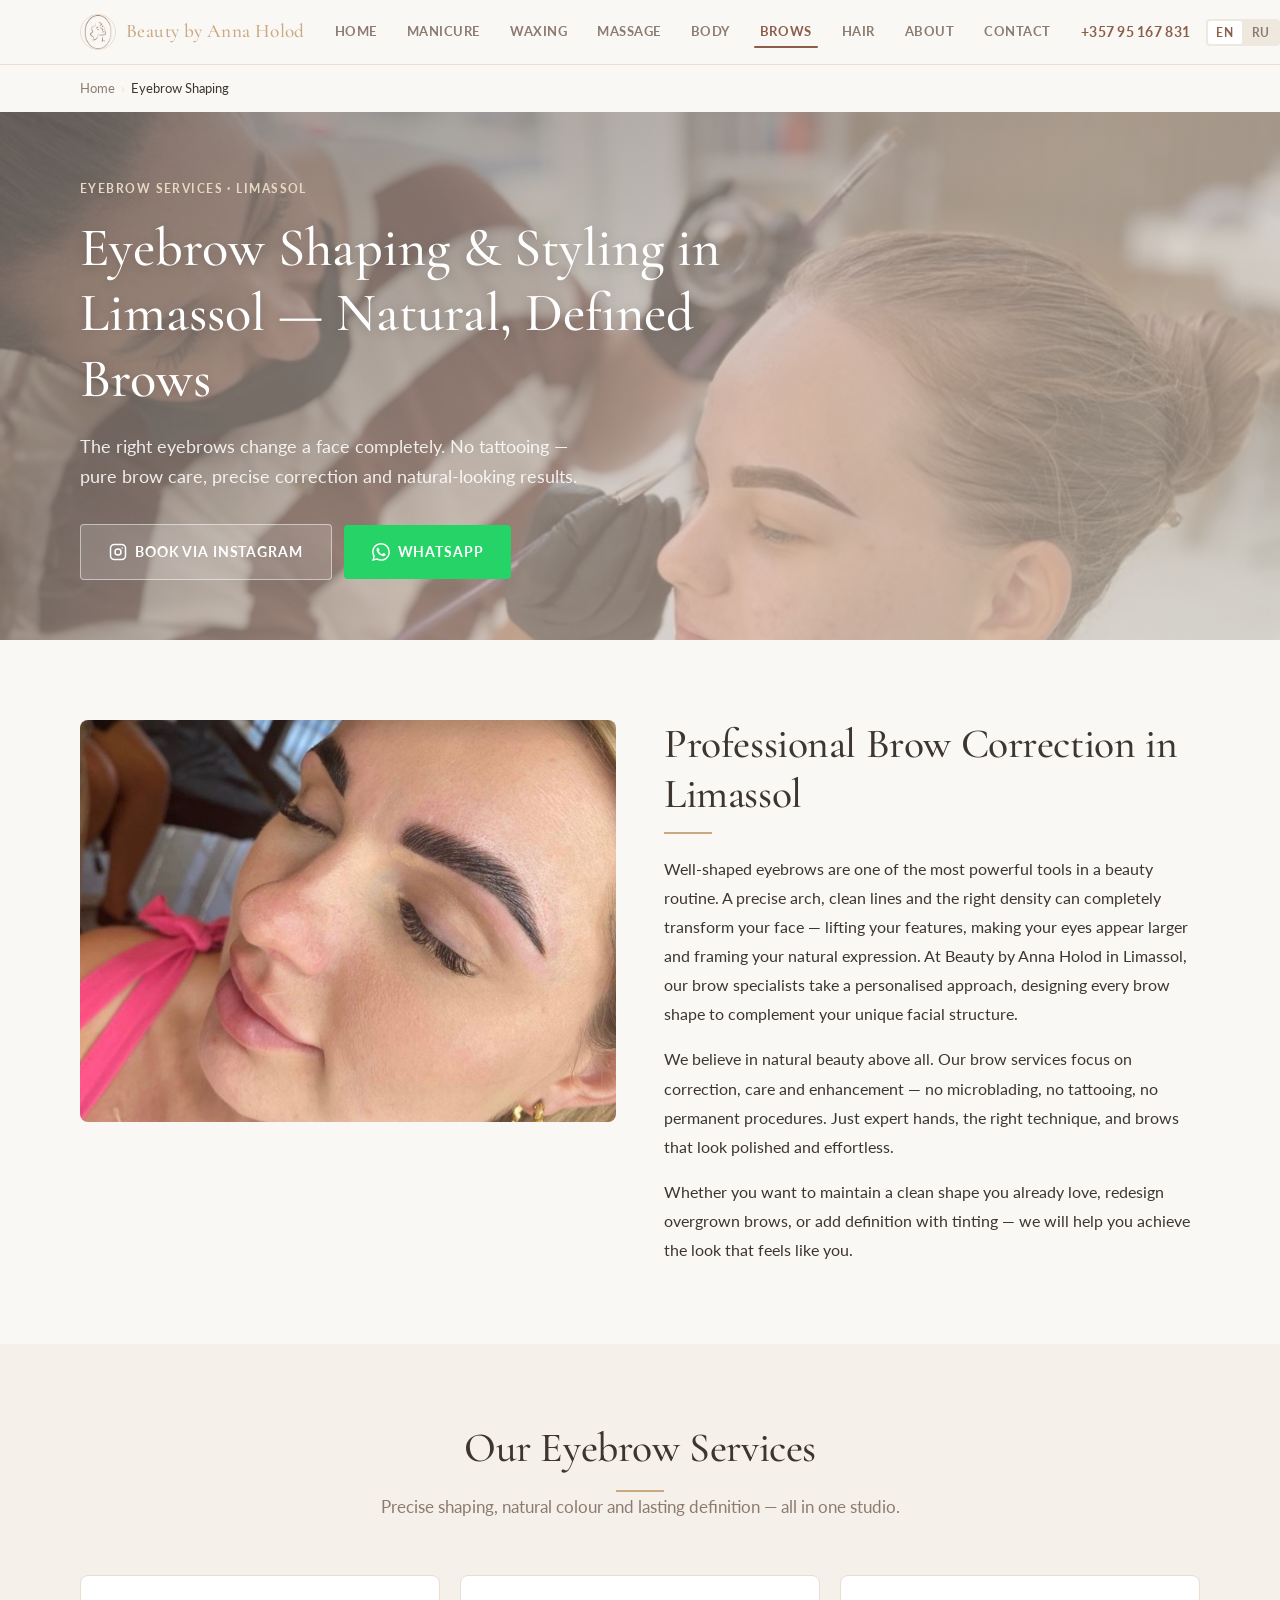
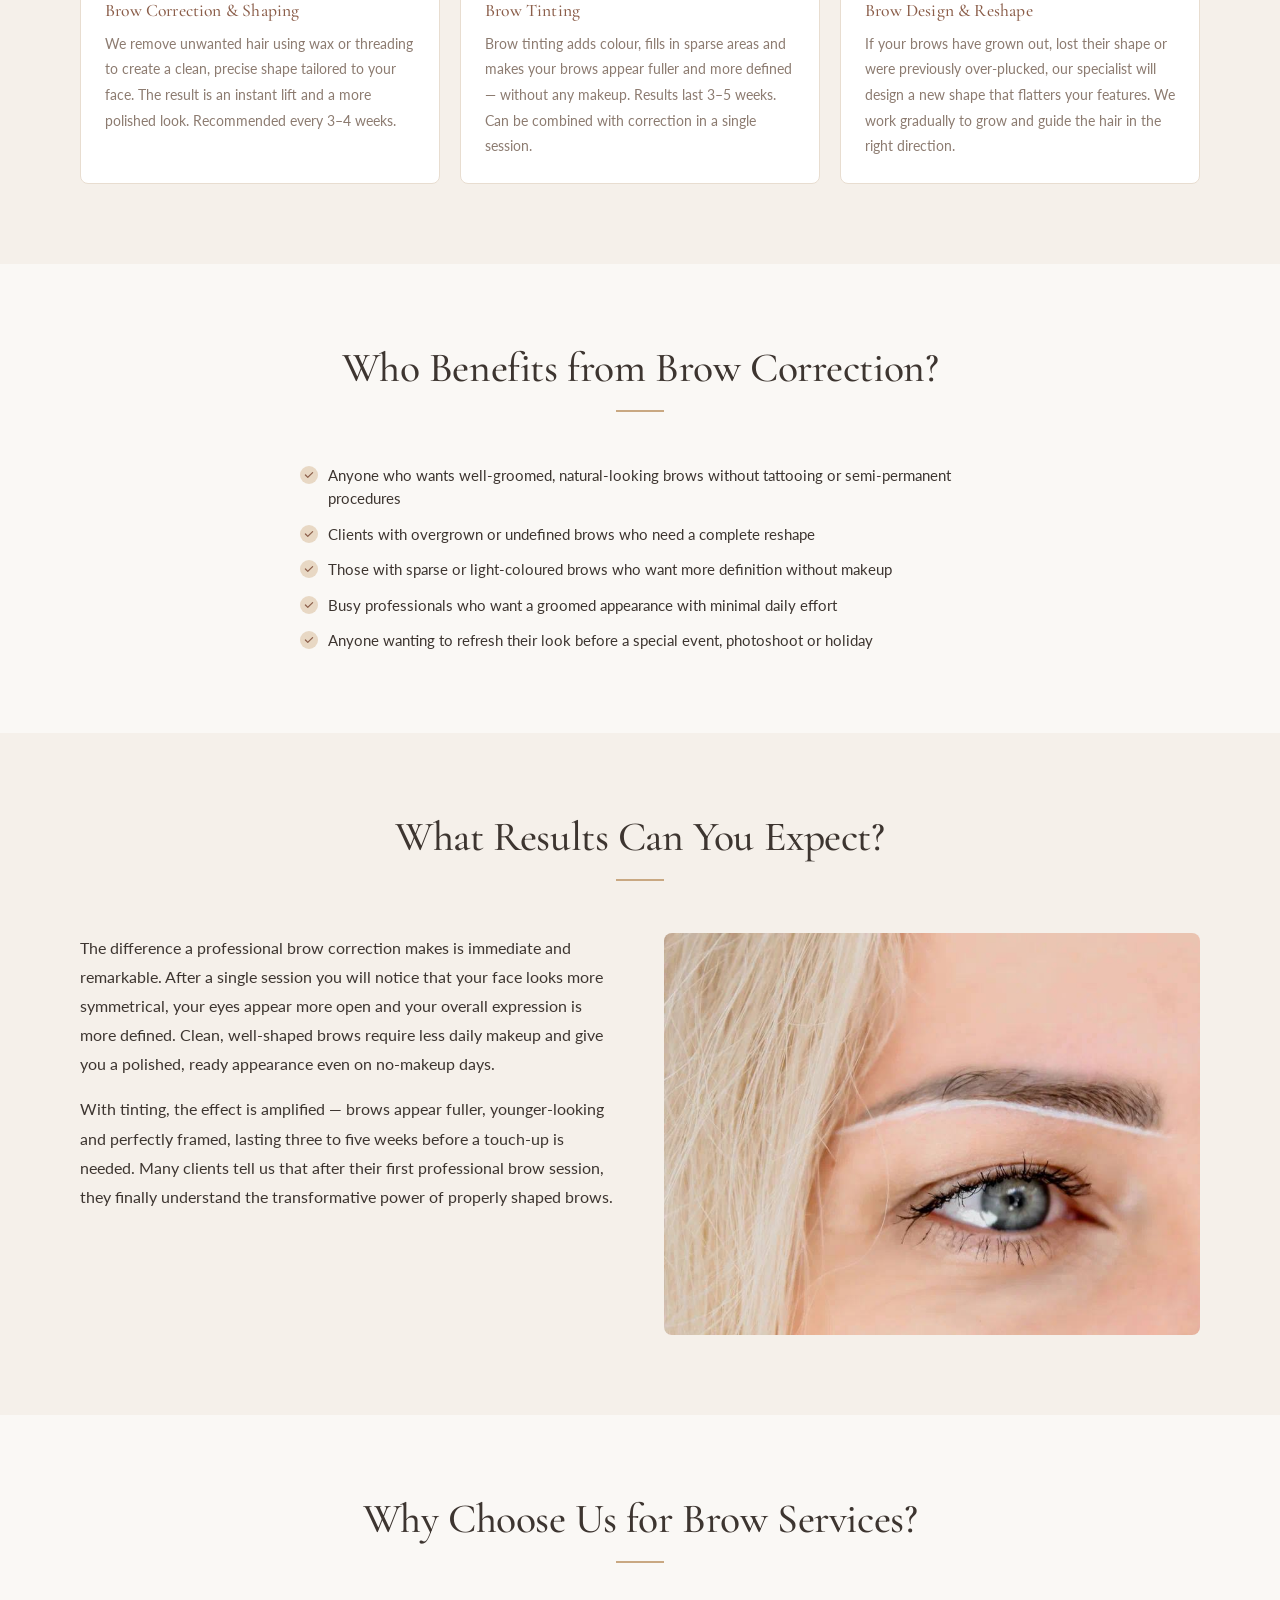
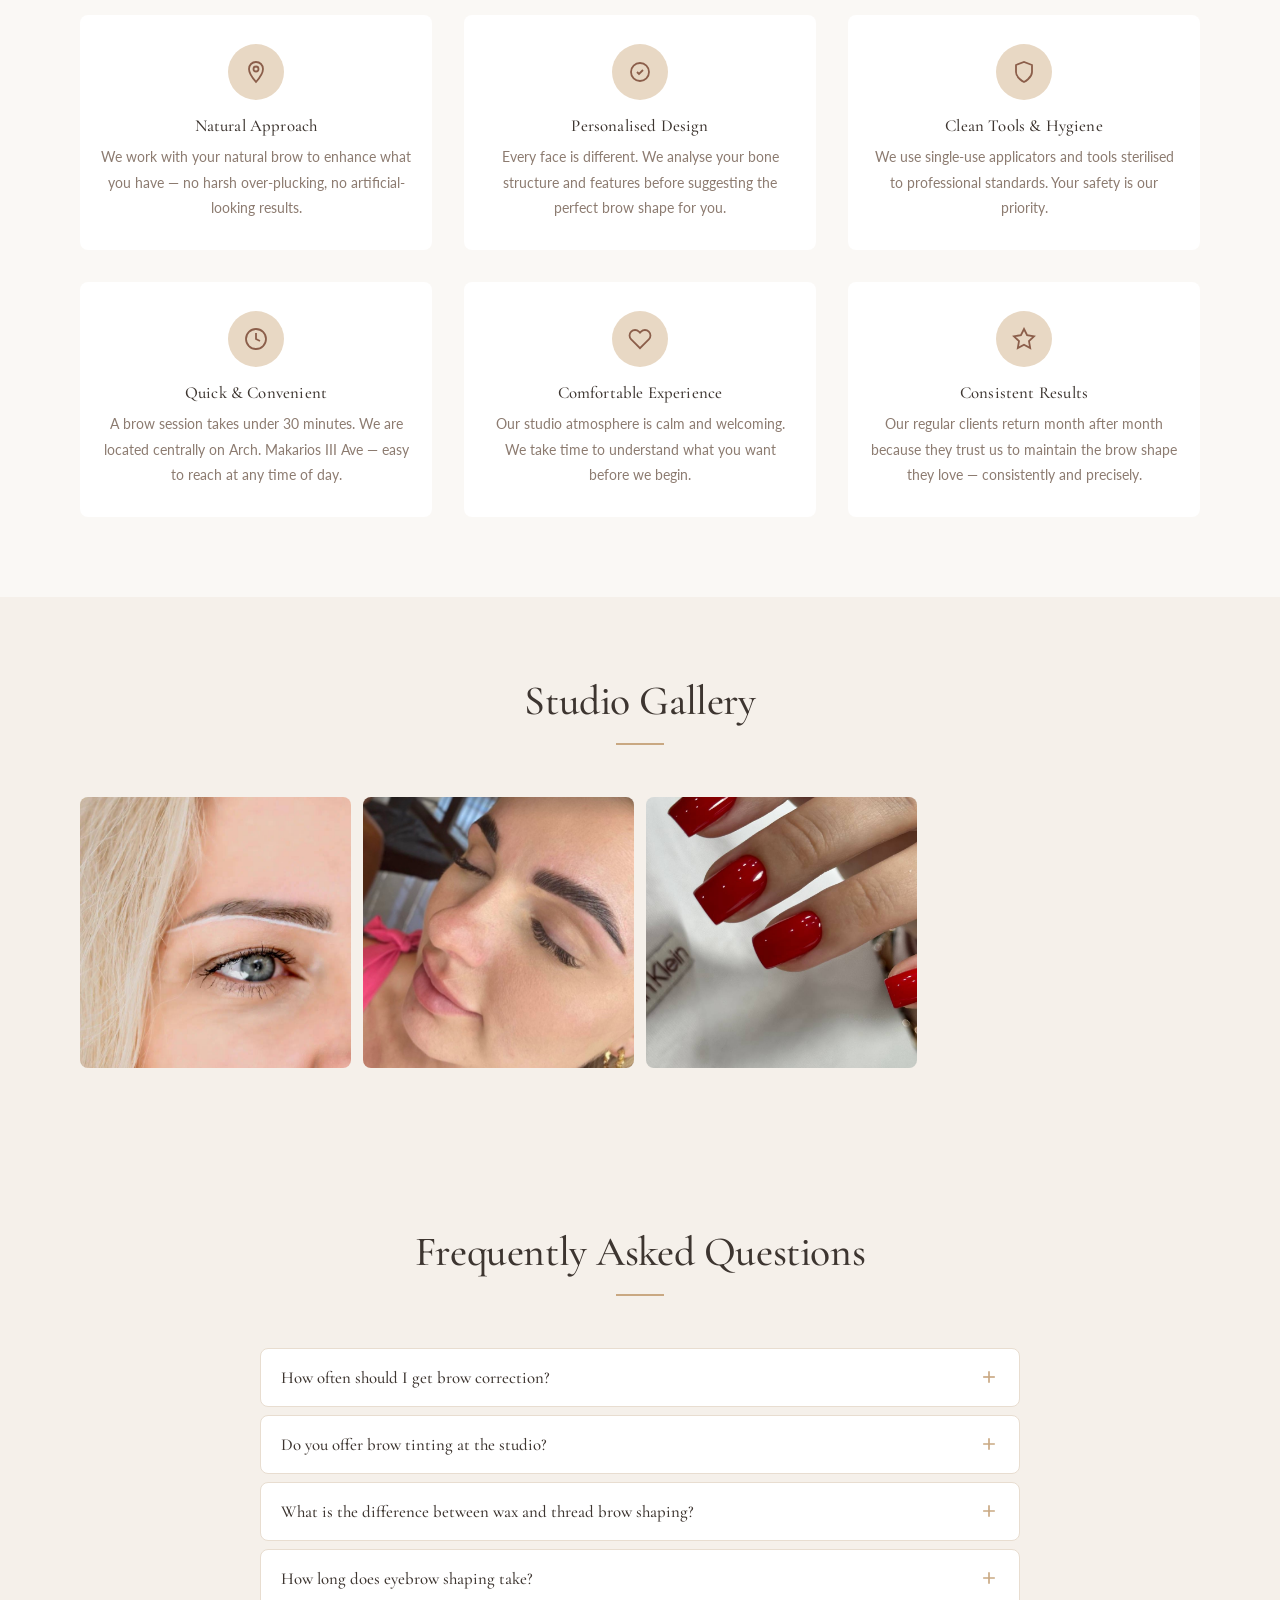
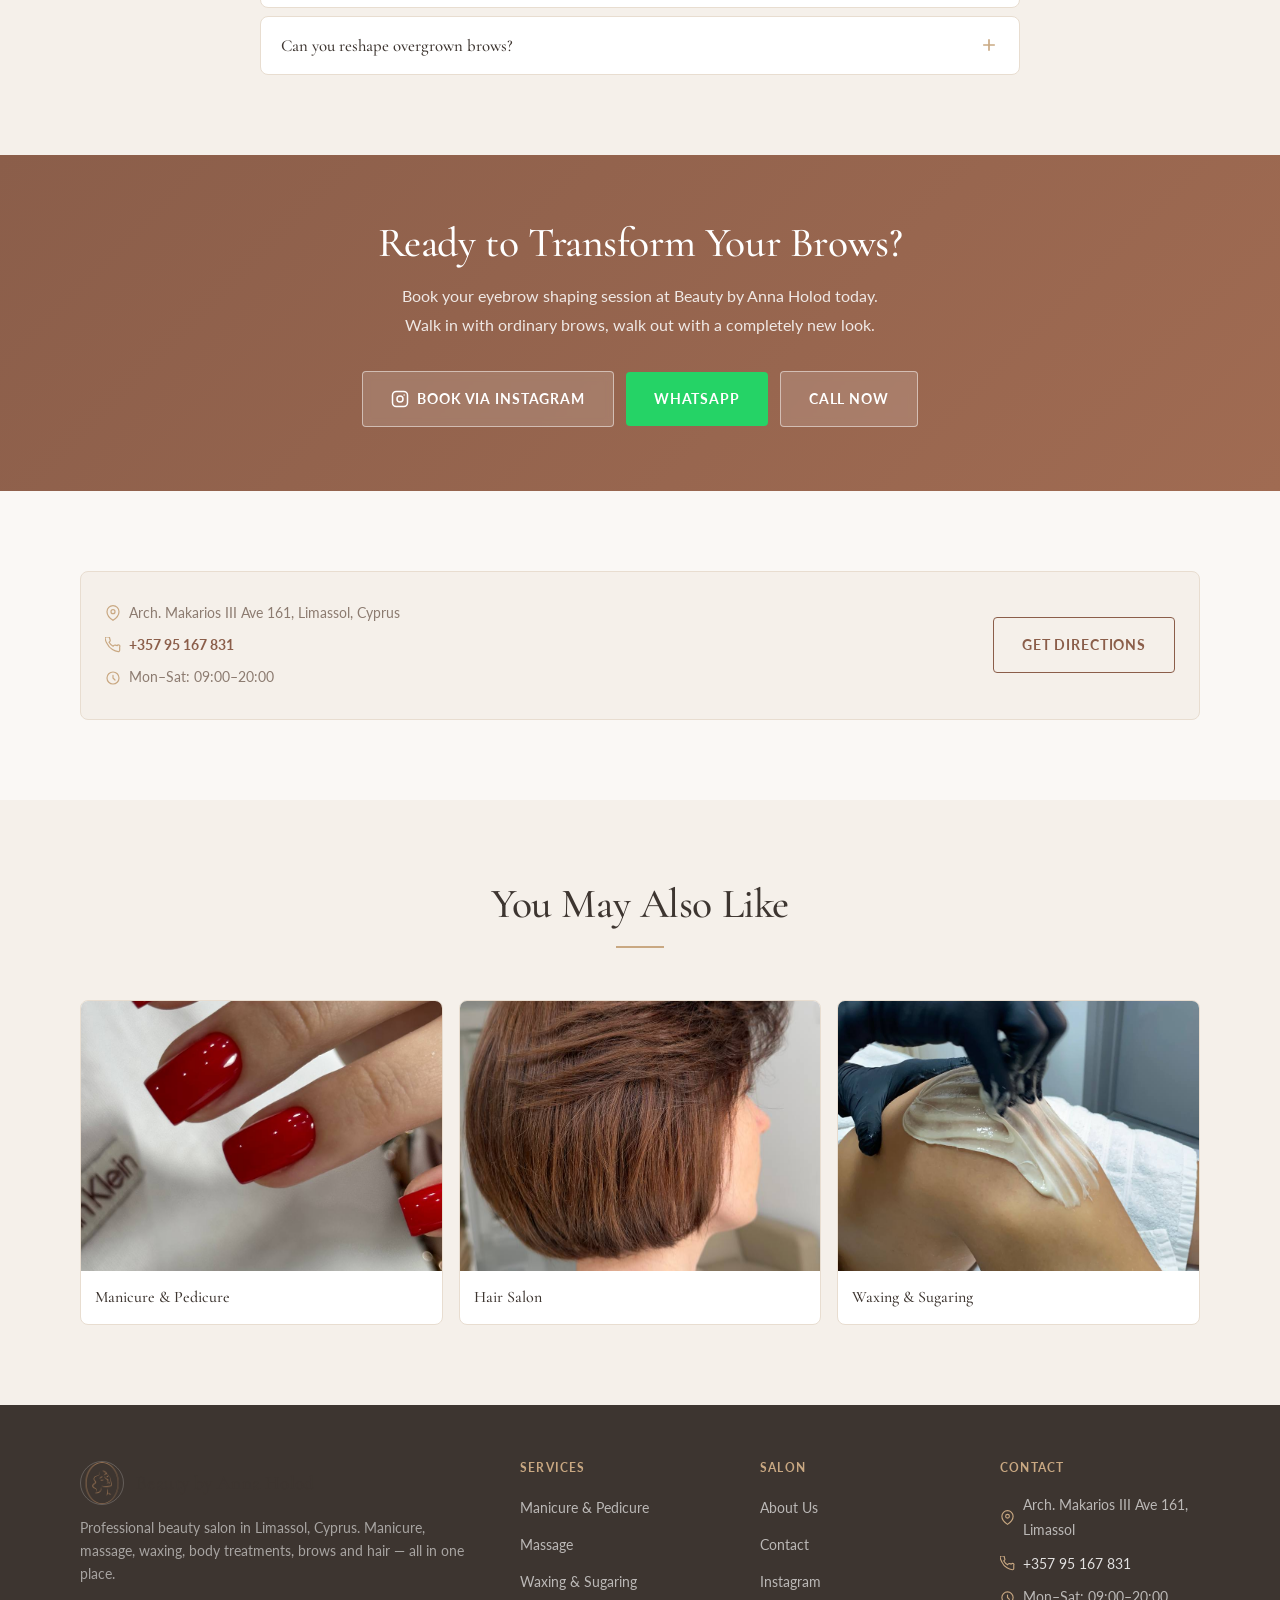
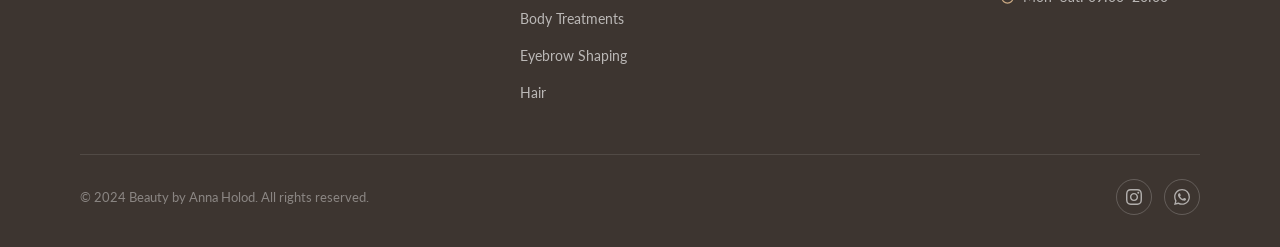
<file: brows.html>
<!DOCTYPE html>
<html lang="en">
<head>
  <meta charset="UTF-8">
  <meta name="viewport" content="width=device-width, initial-scale=1.0">
  <title>Eyebrow Shaping &amp; Styling in Limassol | Brow Correction — Beauty by Anna Holod</title>
  <meta name="description" content="Professional eyebrow shaping and brow correction in Limassol. Natural-looking results, brow tinting, precise styling. Book at Beauty by Anna Holod on Makarios III.">
  <meta name="robots" content="index, follow">
  <link rel="canonical" href="https://beauty-by-anna-holod.com/brows.html">

  <!-- Open Graph -->
  <meta property="og:type" content="website">
  <meta property="og:title" content="Eyebrow Shaping &amp; Styling in Limassol | Brow Correction — Beauty by Anna Holod">
  <meta property="og:description" content="Professional eyebrow shaping and brow correction in Limassol. Natural-looking results, brow tinting, precise styling. Book at Beauty by Anna Holod on Makarios III.">
  <meta property="og:url" content="https://beauty-by-anna-holod.com/brows.html">
  <meta property="og:image" content="https://beauty-by-anna-holod.com/images/brows2.jpg">
  <meta property="og:site_name" content="Beauty by Anna Holod">
  <meta property="og:locale" content="en_US">

  <!-- Twitter Card -->
  <meta name="twitter:card" content="summary_large_image">
  <meta name="twitter:title" content="Eyebrow Shaping &amp; Styling in Limassol | Brow Correction — Beauty by Anna Holod">
  <meta name="twitter:description" content="Professional eyebrow shaping and brow correction in Limassol. Natural-looking results, brow tinting, precise styling.">
  <meta name="twitter:image" content="https://beauty-by-anna-holod.com/images/brows2.jpg">

  <link rel="icon" type="image/x-icon" href="images/favicon-pack/favicon.ico">
  <link rel="icon" type="image/png" sizes="32x32" href="images/favicon-pack/favicon-32x32.png">
  <link rel="icon" type="image/png" sizes="16x16" href="images/favicon-pack/favicon-16x16.png">
  <link rel="apple-touch-icon" sizes="180x180" href="images/favicon-pack/apple-touch-icon.png">
  <link rel="stylesheet" href="style.css">
  <link rel="preload" href="images/brows2.jpg" as="image">

  <!-- Schema.org JSON-LD -->
  <script type="application/ld+json">
  [
    {
      "@context": "https://schema.org",
      "@type": "BeautySalon",
      "name": "Beauty by Anna Holod",
      "url": "https://beauty-by-anna-holod.com",
      "telephone": "+35795167831",
      "address": {
        "@type": "PostalAddress",
        "streetAddress": "Arch. Makarios III Avenue 161",
        "addressLocality": "Limassol",
        "addressCountry": "CY",
        "postalCode": "3090"
      },
      "geo": {
        "@type": "GeoCoordinates",
        "latitude": "34.6751",
        "longitude": "33.0441"
      },
      "sameAs": ["https://www.instagram.com/beauty_by_anna_holod/"],
      "openingHours": ["Mo-Sa 09:00-20:00"],
      "priceRange": "€€",
      "image": "https://beauty-by-anna-holod.com/images/brows2.jpg",
      "areaServed": "Limassol, Cyprus"
    },
    {
      "@context": "https://schema.org",
      "@type": "FAQPage",
      "mainEntity": [
        {
          "@type": "Question",
          "name": "How often should I get brow correction?",
          "acceptedAnswer": {
            "@type": "Answer",
            "text": "For most clients, brow correction every 3–4 weeks keeps the shape neat and well-defined. If you are growing out your brows or maintaining a precise arch, your specialist may recommend a different schedule based on your hair growth rate."
          }
        },
        {
          "@type": "Question",
          "name": "Do you offer brow tinting at the studio?",
          "acceptedAnswer": {
            "@type": "Answer",
            "text": "Yes. We offer brow tinting to enhance colour, fill in sparse areas and create a polished look. Tinting can be combined with a shaping session in one appointment."
          }
        },
        {
          "@type": "Question",
          "name": "What is the difference between wax and thread brow shaping?",
          "acceptedAnswer": {
            "@type": "Answer",
            "text": "Waxing removes hair quickly and is ideal for removing larger areas of unwanted growth. Threading uses a twisted cotton thread to remove hair row by row, giving very precise results and is gentler for sensitive skin. Our specialists will recommend the best method for your skin type and brow goals."
          }
        },
        {
          "@type": "Question",
          "name": "How long does eyebrow shaping take?",
          "acceptedAnswer": {
            "@type": "Answer",
            "text": "A standard brow shaping and correction session takes 20–30 minutes. If you add tinting, the session is approximately 40–50 minutes. It is a quick, effective treatment that fits easily into a lunch break."
          }
        },
        {
          "@type": "Question",
          "name": "Can you reshape overgrown brows?",
          "acceptedAnswer": {
            "@type": "Answer",
            "text": "Absolutely. Reshaping overgrown brows is one of our most popular treatments. Our specialist will assess your natural brow bone and facial structure to design the most flattering arch for you — removing excess hair, refining the tail and defining the inner corner."
          }
        }
      ]
    }
  ]
  </script>
</head>
<body>


  <!-- ── HEADER ─────────────────────────────────────────── -->
  <header class="site-header" id="site-header">
    <div class="container">
      <div class="header__inner">
        <a href="index.html" class="header__logo">
        <img src="images/favicon-pack/apple-touch-icon.png" alt="Beauty by Anna Holod logo" class="header__logo-img" width="36" height="36">
        <span class="header__logo-text">Beauty <span>by Anna Holod</span></span>
      </a>
        <nav class="site-nav" id="site-nav" aria-label="Main navigation">
        <ul>
          <li><a href="index.html" data-en="Home" data-ru="Главная">Home</a></li>
          <li><a href="manicure.html" data-en="Manicure" data-ru="Маникюр">Manicure</a></li>
          <li><a href="waxing.html" data-en="Waxing" data-ru="Депиляция">Waxing</a></li>
          <li><a href="massage.html" data-en="Massage" data-ru="Массаж">Massage</a></li>
          <li><a href="body.html" data-en="Body" data-ru="Тело">Body</a></li>
          <li><a href="brows.html" class="active" data-en="Brows" data-ru="Брови">Brows</a></li>
          <li><a href="hair.html" data-en="Hair" data-ru="Волосы">Hair</a></li>
          <li><a href="about.html" data-en="About" data-ru="О нас">About</a></li>
          <li><a href="contact.html" data-en="Contact" data-ru="Контакты">Contact</a></li>
        </ul>
        </nav>
        <div class="header__right">
          <a href="tel:+35795167831" class="header__phone">+357 95 167 831</a>
          <div class="lang-switcher">
            <button class="lang-btn active" data-lang="en">EN</button>
            <button class="lang-btn" data-lang="ru">RU</button>
          </div>
          <a href="https://n355630.alteg.io/" target="_blank" rel="noopener" class="btn btn--primary header__book-btn" data-en="Book Now" data-ru="Записаться">Book Now</a>
          <button class="hamburger" id="hamburger" aria-label="Toggle menu" aria-expanded="false">
            <span></span><span></span><span></span>
          </button>
        </div>
      </div>
    </div>
  </header>

  <main>

    <!-- ── BREADCRUMB ────────────────────────────────────── -->
    <div class="container">
      <nav class="breadcrumb" aria-label="Breadcrumb">
        <a href="index.html" data-en="Home" data-ru="Главная">Home</a>
        <span class="sep">›</span>
        <span data-en="Eyebrow Shaping" data-ru="Оформление бровей">Eyebrow Shaping</span>
      </nav>
    </div>

    <!-- ── HERO ──────────────────────────────────────────── -->
    <section class="hero hero--service">
      <div class="hero__bg">
        <img src="images/brows2.jpg" alt="Eyebrow shaping studio at Beauty by Anna Holod in Limassol" width="1440" height="900" loading="eager" style="object-position: center 35%;">
      </div>
      <div class="hero__overlay"></div>
      <div class="container">
        <div class="hero__content">
          <p class="hero__tag" data-en="Eyebrow Services · Limassol" data-ru="Оформление бровей · Лимассол">Eyebrow Services · Limassol</p>
          <h1 class="hero__title" data-en="Eyebrow Shaping &amp; Styling in Limassol — Natural, Defined Brows" data-ru="Оформление и коррекция бровей в Лимасоле — Натуральный, чёткий результат">Eyebrow Shaping &amp; Styling in Limassol — Natural, Defined Brows</h1>
          <p class="hero__subtitle" data-en="The right eyebrows change a face completely. No tattooing — pure brow care, precise correction and natural-looking results." data-ru="Правильные брови меняют лицо. Без татуажа — только уход, точная коррекция и натуральный результат.">The right eyebrows change a face completely. No tattooing — pure brow care, precise correction and natural-looking results.</p>
          <div class="btn-group">
            <a href="https://www.instagram.com/beauty_by_anna_holod/" target="_blank" rel="noopener" class="btn btn--ghost">
              <svg xmlns="http://www.w3.org/2000/svg" viewBox="0 0 24 24" fill="none" stroke="currentColor" stroke-width="2" width="18" height="18"><rect x="2" y="2" width="20" height="20" rx="5"/><circle cx="12" cy="12" r="4"/><circle cx="17.5" cy="6.5" r="1" fill="currentColor" stroke="none"/></svg>
              <span data-en="Book via Instagram" data-ru="Записаться в Instagram">Book via Instagram</span>
            </a>
            <a href="https://wa.me/35795167831" target="_blank" rel="noopener" class="btn btn--wa">
              <svg viewBox="0 0 24 24" fill="currentColor" width="18" height="18"><path d="M17.472 14.382c-.297-.149-1.758-.867-2.03-.967-.273-.099-.471-.148-.67.15-.197.297-.767.966-.94 1.164-.173.199-.347.223-.644.075-.297-.15-1.255-.463-2.39-1.475-.883-.788-1.48-1.761-1.653-2.059-.173-.297-.018-.458.13-.606.134-.133.298-.347.446-.52.149-.174.198-.298.298-.497.099-.198.05-.371-.025-.52-.075-.149-.669-1.612-.916-2.207-.242-.579-.487-.5-.669-.51-.173-.008-.371-.01-.57-.01-.198 0-.52.074-.792.372-.272.297-1.04 1.016-1.04 2.479 0 1.462 1.065 2.875 1.213 3.074.149.198 2.096 3.2 5.077 4.487.709.306 1.262.489 1.694.625.712.227 1.36.195 1.871.118.571-.085 1.758-.719 2.006-1.413.248-.694.248-1.289.173-1.413-.074-.124-.272-.198-.57-.347m-5.421 7.403h-.004a9.87 9.87 0 01-5.031-1.378l-.361-.214-3.741.982.998-3.648-.235-.374a9.86 9.86 0 01-1.51-5.26c.001-5.45 4.436-9.884 9.888-9.884 2.64 0 5.122 1.03 6.988 2.898a9.825 9.825 0 012.893 6.994c-.003 5.45-4.437 9.884-9.885 9.884m8.413-18.297A11.815 11.815 0 0012.05 0C5.495 0 .16 5.335.157 11.892c0 2.096.547 4.142 1.588 5.945L.057 24l6.305-1.654a11.882 11.882 0 005.683 1.448h.005c6.554 0 11.89-5.335 11.893-11.893a11.821 11.821 0 00-3.48-8.413z"/></svg>
              <span data-en="WhatsApp" data-ru="WhatsApp">WhatsApp</span>
            </a>
          </div>
        </div>
      </div>
    </section>

    <!-- ── SEO INTRO ──────────────────────────────────────── -->
    <section class="section">
      <div class="container">
        <div class="service-intro reveal">
          <div class="service-intro__img">
            <img src="images/brows.jpg" alt="Eyebrow correction and shaping at Beauty by Anna Holod" loading="lazy" width="800" height="600">
          </div>
          <div>
            <h2 data-en="Professional Brow Correction in Limassol" data-ru="Профессиональная коррекция бровей в Лимасоле">Professional Brow Correction in Limassol</h2>
            <div class="divider" style="margin: 12px 0 20px;"></div>
            <p data-en="Well-shaped eyebrows are one of the most powerful tools in a beauty routine. A precise arch, clean lines and the right density can completely transform your face — lifting your features, making your eyes appear larger and framing your natural expression. At Beauty by Anna Holod in Limassol, our brow specialists take a personalised approach, designing every brow shape to complement your unique facial structure." data-ru="Красиво оформленные брови — один из самых эффективных инструментов в уходе за лицом. Точная дуга, чёткие линии и правильная плотность способны полностью изменить лицо — приподнять черты, сделать глаза больше и подчеркнуть естественную выразительность. В Beauty by Anna Holod в Лимасоле наши специалисты по бровям подходят к каждому клиенту индивидуально.">Well-shaped eyebrows are one of the most powerful tools in a beauty routine. A precise arch, clean lines and the right density can completely transform your face — lifting your features, making your eyes appear larger and framing your natural expression. At Beauty by Anna Holod in Limassol, our brow specialists take a personalised approach, designing every brow shape to complement your unique facial structure.</p>
            <p data-en="We believe in natural beauty above all. Our brow services focus on correction, care and enhancement — no microblading, no tattooing, no permanent procedures. Just expert hands, the right technique, and brows that look polished and effortless." data-ru="Мы верим в естественную красоту. Наши услуги по бровям сосредоточены на коррекции, уходе и подчёркивании — без микроблейдинга, без татуажа, без перманентных процедур. Только опытные руки, правильная техника и ухоженные брови.">We believe in natural beauty above all. Our brow services focus on correction, care and enhancement — no microblading, no tattooing, no permanent procedures. Just expert hands, the right technique, and brows that look polished and effortless.</p>
            <p data-en="Whether you want to maintain a clean shape you already love, redesign overgrown brows, or add definition with tinting — we will help you achieve the look that feels like you." data-ru="Хотите поддерживать уже полюбившуюся форму, переделать отросшие брови или добавить выразительность с помощью окрашивания — мы поможем добиться желаемого результата.">Whether you want to maintain a clean shape you already love, redesign overgrown brows, or add definition with tinting — we will help you achieve the look that feels like you.</p>
          </div>
        </div>
      </div>
    </section>

    <!-- ── WHAT'S INCLUDED ────────────────────────────────── -->
    <section class="section section--alt">
      <div class="container">
        <div class="section__header reveal">
          <h2 data-en="Our Eyebrow Services" data-ru="Наши услуги по бровям">Our Eyebrow Services</h2>
          <div class="divider"></div>
          <p class="section__subtitle" data-en="Precise shaping, natural colour and lasting definition — all in one studio." data-ru="Точная форма, натуральный цвет и стойкость — всё в одной студии.">Precise shaping, natural colour and lasting definition — all in one studio.</p>
        </div>
        <div class="info-grid reveal">
          <div class="info-card">
            <h3 data-en="Brow Correction &amp; Shaping" data-ru="Коррекция и оформление бровей">Brow Correction &amp; Shaping</h3>
            <p data-en="We remove unwanted hair using wax or threading to create a clean, precise shape tailored to your face. The result is an instant lift and a more polished look. Recommended every 3–4 weeks." data-ru="Удаляем лишние волоски воском или нитью, создавая чёткую форму под ваше лицо. Мгновенный эффект лифтинга и ухоженный вид. Рекомендуется каждые 3–4 недели.">We remove unwanted hair using wax or threading to create a clean, precise shape tailored to your face. The result is an instant lift and a more polished look. Recommended every 3–4 weeks.</p>
          </div>
          <div class="info-card">
            <h3 data-en="Brow Tinting" data-ru="Окрашивание бровей">Brow Tinting</h3>
            <p data-en="Brow tinting adds colour, fills in sparse areas and makes your brows appear fuller and more defined — without any makeup. Results last 3–5 weeks. Can be combined with correction in a single session." data-ru="Окрашивание добавляет цвет, заполняет редкие участки и делает брови более пышными и чёткими — без макияжа. Эффект держится 3–5 недель. Можно совместить с коррекцией.">Brow tinting adds colour, fills in sparse areas and makes your brows appear fuller and more defined — without any makeup. Results last 3–5 weeks. Can be combined with correction in a single session.</p>
          </div>
          <div class="info-card">
            <h3 data-en="Brow Design &amp; Reshape" data-ru="Дизайн и реформирование бровей">Brow Design &amp; Reshape</h3>
            <p data-en="If your brows have grown out, lost their shape or were previously over-plucked, our specialist will design a new shape that flatters your features. We work gradually to grow and guide the hair in the right direction." data-ru="Если брови отросли, потеряли форму или были выщипаны раньше, наш специалист разработает новую форму, подходящую вашим чертам. Работаем постепенно, направляя рост волос в нужную сторону.">If your brows have grown out, lost their shape or were previously over-plucked, our specialist will design a new shape that flatters your features. We work gradually to grow and guide the hair in the right direction.</p>
          </div>
        </div>
      </div>
    </section>

    <!-- ── FOR WHOM ────────────────────────────────────────── -->
    <section class="section">
      <div class="container">
        <div class="section__header reveal">
          <h2 data-en="Who Benefits from Brow Correction?" data-ru="Кому подходит коррекция бровей?">Who Benefits from Brow Correction?</h2>
          <div class="divider"></div>
        </div>
        <ul class="checklist" style="max-width: 680px; margin: 0 auto;">
          <li data-en="Anyone who wants well-groomed, natural-looking brows without tattooing or semi-permanent procedures" data-ru="Те, кто хочет ухоженные, естественно выглядящие брови без татуажа или полупостоянных процедур">Anyone who wants well-groomed, natural-looking brows without tattooing or semi-permanent procedures</li>
          <li data-en="Clients with overgrown or undefined brows who need a complete reshape" data-ru="Клиенты с отросшими или неоформленными бровями, которым нужна полная переработка формы">Clients with overgrown or undefined brows who need a complete reshape</li>
          <li data-en="Those with sparse or light-coloured brows who want more definition without makeup" data-ru="Те, у кого редкие или светлые брови и кто хочет более выразительный вид без макияжа">Those with sparse or light-coloured brows who want more definition without makeup</li>
          <li data-en="Busy professionals who want a groomed appearance with minimal daily effort" data-ru="Занятые профессионалы, которые хотят ухоженный вид с минимальными ежедневными усилиями">Busy professionals who want a groomed appearance with minimal daily effort</li>
          <li data-en="Anyone wanting to refresh their look before a special event, photoshoot or holiday" data-ru="Те, кто хочет освежить внешность перед важным событием, фотосессией или отпуском">Anyone wanting to refresh their look before a special event, photoshoot or holiday</li>
        </ul>
      </div>
    </section>

    <!-- ── RESULTS ─────────────────────────────────────────── -->
    <section class="section section--alt">
      <div class="container">
        <div class="section__header reveal">
          <h2 data-en="What Results Can You Expect?" data-ru="Какого результата ожидать?">What Results Can You Expect?</h2>
          <div class="divider"></div>
        </div>
        <div class="service-intro reveal">
          <div>
            <p data-en="The difference a professional brow correction makes is immediate and remarkable. After a single session you will notice that your face looks more symmetrical, your eyes appear more open and your overall expression is more defined. Clean, well-shaped brows require less daily makeup and give you a polished, ready appearance even on no-makeup days." data-ru="Разница от профессиональной коррекции бровей мгновенная и заметная. После одного сеанса вы увидите, что лицо выглядит более симметрично, глаза — более открытыми, а общее выражение — более чётким. Ухоженные брови требуют меньше макияжа и дают законченный вид даже без косметики.">The difference a professional brow correction makes is immediate and remarkable. After a single session you will notice that your face looks more symmetrical, your eyes appear more open and your overall appearance is more defined. Clean, well-shaped brows require less daily makeup and give you a polished, ready appearance even on no-makeup days.</p>
            <p data-en="With tinting, the effect is amplified — brows appear fuller, younger-looking and perfectly framed, lasting three to five weeks before a touch-up is needed. Many clients tell us that after their first professional brow session, they finally understand the transformative power of properly shaped brows." data-ru="С окрашиванием эффект усиливается — брови выглядят более пышными, молодыми и идеально обрамлёнными, результат держится три-пять недель. Многие клиенты говорят, что после первой профессиональной коррекции они наконец понимают преобразующую силу правильно оформленных бровей.">With tinting, the effect is amplified — brows appear fuller, younger-looking and perfectly framed, lasting three to five weeks before a touch-up is needed. Many clients tell us that after their first professional brow session, they finally understand the transformative power of properly shaped brows.</p>
          </div>
          <div class="service-intro__img">
            <img src="images/brows3.jpg" alt="Professional brow services at Beauty by Anna Holod, Limassol" loading="lazy" width="800" height="600">
          </div>
        </div>
      </div>
    </section>

    <!-- ── WHY US ──────────────────────────────────────────── -->
    <section class="section">
      <div class="container">
        <div class="section__header reveal">
          <h2 data-en="Why Choose Us for Brow Services?" data-ru="Почему выбирают нас?">Why Choose Us for Brow Services?</h2>
          <div class="divider"></div>
        </div>
        <div class="features-grid reveal">
          <div class="feature-item">
            <div class="feature-item__icon">
              <svg viewBox="0 0 24 24" fill="none" stroke="currentColor" stroke-width="1.8"><path d="M12 2C8 2 5 5 5 9c0 5 7 13 7 13s7-8 7-13c0-4-3-7-7-7z"/><circle cx="12" cy="9" r="2.5"/></svg>
            </div>
            <h3 data-en="Natural Approach" data-ru="Натуральный подход">Natural Approach</h3>
            <p data-en="We work with your natural brow to enhance what you have — no harsh over-plucking, no artificial-looking results." data-ru="Работаем с вашими натуральными бровями, подчёркивая естественную красоту — без жёсткого выщипывания и искусственного вида.">We work with your natural brow to enhance what you have — no harsh over-plucking, no artificial-looking results.</p>
          </div>
          <div class="feature-item">
            <div class="feature-item__icon">
              <svg viewBox="0 0 24 24" fill="none" stroke="currentColor" stroke-width="1.8"><path d="M9 12l2 2 4-4"/><path d="M21 12c0 4.97-4.03 9-9 9S3 16.97 3 12 7.03 3 12 3s9 4.03 9 9z"/></svg>
            </div>
            <h3 data-en="Personalised Design" data-ru="Индивидуальный дизайн">Personalised Design</h3>
            <p data-en="Every face is different. We analyse your bone structure and features before suggesting the perfect brow shape for you." data-ru="Каждое лицо уникально. Мы анализируем структуру кости и черты лица, прежде чем предложить идеальную форму бровей.">Every face is different. We analyse your bone structure and features before suggesting the perfect brow shape for you.</p>
          </div>
          <div class="feature-item">
            <div class="feature-item__icon">
              <svg viewBox="0 0 24 24" fill="none" stroke="currentColor" stroke-width="1.8"><path d="M12 22s8-4 8-10V5l-8-3-8 3v7c0 6 8 10 8 10z"/></svg>
            </div>
            <h3 data-en="Clean Tools &amp; Hygiene" data-ru="Чистые инструменты и гигиена">Clean Tools &amp; Hygiene</h3>
            <p data-en="We use single-use applicators and tools sterilised to professional standards. Your safety is our priority." data-ru="Используем одноразовые аппликаторы и инструменты, стерилизованные по профессиональным стандартам. Ваша безопасность — наш приоритет.">We use single-use applicators and tools sterilised to professional standards. Your safety is our priority.</p>
          </div>
          <div class="feature-item">
            <div class="feature-item__icon">
              <svg viewBox="0 0 24 24" fill="none" stroke="currentColor" stroke-width="1.8"><circle cx="12" cy="12" r="10"/><polyline points="12,6 12,12 16,14"/></svg>
            </div>
            <h3 data-en="Quick &amp; Convenient" data-ru="Быстро и удобно">Quick &amp; Convenient</h3>
            <p data-en="A brow session takes under 30 minutes. We are located centrally on Arch. Makarios III Ave — easy to reach at any time of day." data-ru="Сеанс коррекции бровей занимает менее 30 минут. Мы находимся в центре, на проспекте Архиепископа Макариоса III — удобно добраться в любое время дня.">A brow session takes under 30 minutes. We are located centrally on Arch. Makarios III Ave — easy to reach at any time of day.</p>
          </div>
          <div class="feature-item">
            <div class="feature-item__icon">
              <svg viewBox="0 0 24 24" fill="none" stroke="currentColor" stroke-width="1.8"><path d="M20.84 4.61a5.5 5.5 0 0 0-7.78 0L12 5.67l-1.06-1.06a5.5 5.5 0 0 0-7.78 7.78l1.06 1.06L12 21.23l7.78-7.78 1.06-1.06a5.5 5.5 0 0 0 0-7.78z"/></svg>
            </div>
            <h3 data-en="Comfortable Experience" data-ru="Комфортная атмосфера">Comfortable Experience</h3>
            <p data-en="Our studio atmosphere is calm and welcoming. We take time to understand what you want before we begin." data-ru="Атмосфера нашей студии спокойная и приятная. Мы всегда уточняем ваши пожелания перед началом работы.">Our studio atmosphere is calm and welcoming. We take time to understand what you want before we begin.</p>
          </div>
          <div class="feature-item">
            <div class="feature-item__icon">
              <svg viewBox="0 0 24 24" fill="none" stroke="currentColor" stroke-width="1.8"><path d="M12 2l3.09 6.26L22 9.27l-5 4.87 1.18 6.88L12 17.77l-6.18 3.25L7 14.14 2 9.27l6.91-1.01L12 2z"/></svg>
            </div>
            <h3 data-en="Consistent Results" data-ru="Стабильный результат">Consistent Results</h3>
            <p data-en="Our regular clients return month after month because they trust us to maintain the brow shape they love — consistently and precisely." data-ru="Наши постоянные клиенты возвращаются снова и снова, потому что доверяют нам поддержание любимой формы бровей — стабильно и точно.">Our regular clients return month after month because they trust us to maintain the brow shape they love — consistently and precisely.</p>
          </div>
        </div>
      </div>
    </section>

    <!-- ── GALLERY ─────────────────────────────────────────── -->
    <section class="section section--alt">
      <div class="container">
        <div class="section__header reveal">
          <h2 data-en="Studio Gallery" data-ru="Галерея студии">Studio Gallery</h2>
          <div class="divider"></div>
        </div>
        <div class="gallery-grid reveal">
          <div class="gallery-item">
            <img src="images/brows3.jpg" alt="Beauty studio interior at Beauty by Anna Holod, Limassol" loading="lazy" width="600" height="600">
          </div>
          <div class="gallery-item">
            <img src="images/brows.jpg" alt="Professional brow shaping workspace" loading="lazy" width="600" height="600">
          </div>
          <div class="gallery-item">
            <img src="images/manicure-1.jpg" alt="Beauty services at Anna Holod studio" loading="lazy" width="600" height="600">
          </div>
        </div>
      </div>
    </section>


    <!-- ── FAQ ───────────────────────────────────────────────── -->
    <section class="section section--alt">
      <div class="container">
        <div class="section__header reveal">
          <h2 data-en="Frequently Asked Questions" data-ru="Часто задаваемые вопросы">Frequently Asked Questions</h2>
          <div class="divider"></div>
        </div>
        <div class="faq-list reveal">

          <div class="faq-item">
            <button class="faq-item__q" aria-expanded="false">
              <span data-en="How often should I get brow correction?" data-ru="Как часто нужно делать коррекцию бровей?">How often should I get brow correction?</span>
              <svg class="faq-item__icon" viewBox="0 0 24 24" fill="none" stroke="currentColor" stroke-width="2"><line x1="12" y1="5" x2="12" y2="19"/><line x1="5" y1="12" x2="19" y2="12"/></svg>
            </button>
            <div class="faq-item__a">
              <p data-en="For most clients, brow correction every 3–4 weeks keeps the shape neat and well-defined. If you are growing out your brows or maintaining a precise arch, your specialist may recommend a different schedule based on your hair growth rate." data-ru="Большинству клиентов коррекция бровей каждые 3–4 недели помогает поддерживать аккуратную, чёткую форму. Если вы отращиваете брови или поддерживаете точную дугу, специалист может рекомендовать другой интервал в зависимости от скорости роста волос.">For most clients, brow correction every 3–4 weeks keeps the shape neat and well-defined. If you are growing out your brows or maintaining a precise arch, your specialist may recommend a different schedule based on your hair growth rate.</p>
            </div>
          </div>

          <div class="faq-item">
            <button class="faq-item__q" aria-expanded="false">
              <span data-en="Do you offer brow tinting at the studio?" data-ru="Делаете ли вы окрашивание бровей в студии?">Do you offer brow tinting at the studio?</span>
              <svg class="faq-item__icon" viewBox="0 0 24 24" fill="none" stroke="currentColor" stroke-width="2"><line x1="12" y1="5" x2="12" y2="19"/><line x1="5" y1="12" x2="19" y2="12"/></svg>
            </button>
            <div class="faq-item__a">
              <p data-en="Yes. We offer brow tinting to enhance colour, fill in sparse areas and create a polished look. Tinting can be combined with a shaping session in one appointment, saving you time and giving the best overall result." data-ru="Да. Мы предлагаем окрашивание бровей для усиления цвета, заполнения редких мест и создания ухоженного вида. Окрашивание можно совместить с коррекцией формы в одном сеансе, экономя ваше время.">Yes. We offer brow tinting to enhance colour, fill in sparse areas and create a polished look. Tinting can be combined with a shaping session in one appointment, saving you time and giving the best overall result.</p>
            </div>
          </div>

          <div class="faq-item">
            <button class="faq-item__q" aria-expanded="false">
              <span data-en="What is the difference between wax and thread brow shaping?" data-ru="В чём разница между коррекцией воском и нитью?">What is the difference between wax and thread brow shaping?</span>
              <svg class="faq-item__icon" viewBox="0 0 24 24" fill="none" stroke="currentColor" stroke-width="2"><line x1="12" y1="5" x2="12" y2="19"/><line x1="5" y1="12" x2="19" y2="12"/></svg>
            </button>
            <div class="faq-item__a">
              <p data-en="Waxing removes hair quickly and is ideal for removing larger areas of unwanted growth. Threading uses a twisted cotton thread to remove hair row by row, giving very precise results and is gentler for sensitive skin. Our specialists will recommend the best method for your skin type and brow goals." data-ru="Воск удаляет волоски быстро и подходит для удаления больших участков нежелательного роста. Нить убирает волоски ряд за рядом, давая очень точные результаты, и мягче для чувствительной кожи. Наши специалисты порекомендуют лучший метод для вашего типа кожи.">Waxing removes hair quickly and is ideal for removing larger areas of unwanted growth. Threading uses a twisted cotton thread to remove hair row by row, giving very precise results and is gentler for sensitive skin. Our specialists will recommend the best method for your skin type and brow goals.</p>
            </div>
          </div>

          <div class="faq-item">
            <button class="faq-item__q" aria-expanded="false">
              <span data-en="How long does eyebrow shaping take?" data-ru="Сколько времени занимает оформление бровей?">How long does eyebrow shaping take?</span>
              <svg class="faq-item__icon" viewBox="0 0 24 24" fill="none" stroke="currentColor" stroke-width="2"><line x1="12" y1="5" x2="12" y2="19"/><line x1="5" y1="12" x2="19" y2="12"/></svg>
            </button>
            <div class="faq-item__a">
              <p data-en="A standard brow shaping and correction session takes 20–30 minutes. If you add tinting, the session is approximately 40–50 minutes. It is a quick, effective treatment that fits easily into a lunch break or between other errands." data-ru="Стандартная коррекция и оформление бровей занимают 20–30 минут. При добавлении окрашивания — около 40–50 минут. Это быстрая и эффективная процедура, которую легко вписать в обеденный перерыв.">A standard brow shaping and correction session takes 20–30 minutes. If you add tinting, the session is approximately 40–50 minutes. It is a quick, effective treatment that fits easily into a lunch break or between other errands.</p>
            </div>
          </div>

          <div class="faq-item">
            <button class="faq-item__q" aria-expanded="false">
              <span data-en="Can you reshape overgrown brows?" data-ru="Можете ли вы переоформить отросшие брови?">Can you reshape overgrown brows?</span>
              <svg class="faq-item__icon" viewBox="0 0 24 24" fill="none" stroke="currentColor" stroke-width="2"><line x1="12" y1="5" x2="12" y2="19"/><line x1="5" y1="12" x2="19" y2="12"/></svg>
            </button>
            <div class="faq-item__a">
              <p data-en="Absolutely. Reshaping overgrown brows is one of our most popular treatments. Our specialist will assess your natural brow bone and facial structure to design the most flattering arch for you — removing excess hair, refining the tail and defining the inner corner. Sometimes the best brow is already there, just waiting to be revealed." data-ru="Конечно. Переоформление отросших бровей — одна из наших самых популярных процедур. Специалист оценит ваши натуральные брови и структуру лица, чтобы создать наиболее выгодную форму — убрать лишние волоски, уточнить хвостик и обозначить внутренний уголок.">Absolutely. Reshaping overgrown brows is one of our most popular treatments. Our specialist will assess your natural brow bone and facial structure to design the most flattering arch for you — removing excess hair, refining the tail and defining the inner corner. Sometimes the best brow is already there, just waiting to be revealed.</p>
            </div>
          </div>

        </div>
      </div>
    </section>

    <!-- ── CTA ───────────────────────────────────────────────── -->
    <section class="cta-section">
      <div class="container">
        <h2 data-en="Ready to Transform Your Brows?" data-ru="Готовы преобразить свои брови?">Ready to Transform Your Brows?</h2>
        <p data-en="Book your eyebrow shaping session at Beauty by Anna Holod today. Walk in with ordinary brows, walk out with a completely new look." data-ru="Запишитесь на коррекцию бровей в Beauty by Anna Holod сегодня. Зайдите с обычными бровями, выйдите с совершенно новым образом.">Book your eyebrow shaping session at Beauty by Anna Holod today. Walk in with ordinary brows, walk out with a completely new look.</p>
        <div class="btn-group">
          <a href="https://www.instagram.com/beauty_by_anna_holod/" target="_blank" rel="noopener" class="btn btn--ghost">
            <svg xmlns="http://www.w3.org/2000/svg" viewBox="0 0 24 24" fill="none" stroke="currentColor" stroke-width="2" width="18" height="18"><rect x="2" y="2" width="20" height="20" rx="5"/><circle cx="12" cy="12" r="4"/><circle cx="17.5" cy="6.5" r="1" fill="currentColor" stroke="none"/></svg>
            <span data-en="Book via Instagram" data-ru="Записаться в Instagram">Book via Instagram</span>
          </a>
          <a href="https://wa.me/35795167831" target="_blank" rel="noopener" class="btn btn--wa">
            <span data-en="WhatsApp" data-ru="WhatsApp">WhatsApp</span>
          </a>
          <a href="tel:+35795167831" class="btn btn--ghost" data-en="Call Now" data-ru="Позвонить">Call Now</a>
        </div>
      </div>
    </section>

    <!-- ── MINI CONTACT ────────────────────────────────────── -->
    <section class="section">
      <div class="container">
        <div class="mini-contact">
          <div class="mini-contact__info">
            <div class="mini-contact__row">
              <svg viewBox="0 0 24 24" fill="none" stroke="currentColor" stroke-width="1.8"><path d="M21 10c0 7-9 13-9 13s-9-6-9-13a9 9 0 0118 0z"/><circle cx="12" cy="10" r="3"/></svg>
              <span data-en="Arch. Makarios III Ave 161, Limassol, Cyprus" data-ru="пр. Архиепископа Макариоса III, 161, Лимассол, Кипр">Arch. Makarios III Ave 161, Limassol, Cyprus</span>
            </div>
            <div class="mini-contact__row">
              <svg viewBox="0 0 24 24" fill="none" stroke="currentColor" stroke-width="1.8"><path d="M22 16.92v3a2 2 0 01-2.18 2 19.79 19.79 0 01-8.63-3.07A19.5 19.5 0 013.07 9.81 19.79 19.79 0 01.05 1.18 2 2 0 012 0h3a2 2 0 012 1.72c.127.96.361 1.903.7 2.81a2 2 0 01-.45 2.11L6.09 7.91a16 16 0 006 6l1.27-1.27a2 2 0 012.11-.45c.907.339 1.85.573 2.81.7A2 2 0 0122 14.92z"/></svg>
              <a href="tel:+35795167831">+357 95 167 831</a>
            </div>
            <div class="mini-contact__row">
              <svg xmlns="http://www.w3.org/2000/svg" fill="none" viewBox="0 0 24 24" stroke="currentColor" stroke-width="1.8"><path stroke-linecap="round" stroke-linejoin="round" d="M12 8v4l3 3m6-3a9 9 0 11-18 0 9 9 0 0118 0z"/></svg>
              <span data-en="Mon–Sat: 09:00–20:00" data-ru="Пн–Сб: 09:00–20:00">Mon–Sat: 09:00–20:00</span>
            </div>
          </div>
          <a href="contact.html" class="btn btn--outline" data-en="Get Directions" data-ru="Как добраться">Get Directions</a>
        </div>
      </div>
    </section>

    <!-- ── RELATED SERVICES ────────────────────────────────── -->
    <section class="section section--alt">
      <div class="container">
        <div class="section__header reveal">
          <h2 data-en="You May Also Like" data-ru="Вам также может понравиться">You May Also Like</h2>
          <div class="divider"></div>
        </div>
        <div class="related-grid reveal">
          <a href="manicure.html" class="related-card">
            <div class="related-card__img">
              <img src="images/manicure-1.jpg" alt="Manicure & Pedicure in Limassol" loading="lazy" width="600" height="450">
            </div>
            <div class="related-card__label" data-en="Manicure &amp; Pedicure" data-ru="Маникюр и педикюр">Manicure &amp; Pedicure</div>
          </a>
          <a href="hair.html" class="related-card">
            <div class="related-card__img">
              <img src="images/hair-1.jpg" alt="Hair salon in Limassol" loading="lazy" width="600" height="450">
            </div>
            <div class="related-card__label" data-en="Hair Salon" data-ru="Парикмахерские услуги">Hair Salon</div>
          </a>
          <a href="waxing.html" class="related-card">
            <div class="related-card__img">
              <img src="images/waxing-1.jpg" alt="Waxing & Sugaring in Limassol" loading="lazy" width="600" height="450">
            </div>
            <div class="related-card__label" data-en="Waxing &amp; Sugaring" data-ru="Депиляция и шугаринг">Waxing &amp; Sugaring</div>
          </a>
        </div>
      </div>
    </section>

  </main>

  <!-- ── FOOTER ─────────────────────────────────────────── -->
  <footer class="site-footer">
    <div class="container">
      <div class="footer__grid">
        <div class="footer__brand">
        <a href="index.html" class="footer__logo-link">
          <img src="images/favicon-pack/apple-touch-icon.png" alt="Beauty by Anna Holod" class="footer__logo-img" width="44" height="44">
          <span class="header__logo-text">Beauty by Anna Holod</span>
        </a>
          <p data-en="Professional beauty salon in Limassol, Cyprus. Manicure, massage, waxing, body treatments, brows and hair — all in one place." data-ru="Профессиональный салон красоты в Лимасоле, Кипр. Маникюр, массаж, депиляция, уход за телом, брови и волосы — всё в одном месте.">Professional beauty salon in Limassol, Cyprus. Manicure, massage, waxing, body treatments, brows and hair — all in one place.</p>
        </div>
        <div class="footer__col">
          <h4 data-en="Services" data-ru="Услуги">Services</h4>
          <ul>
            <li><a href="manicure.html" data-en="Manicure &amp; Pedicure" data-ru="Маникюр и педикюр">Manicure &amp; Pedicure</a></li>
            <li><a href="massage.html" data-en="Massage" data-ru="Массаж">Massage</a></li>
            <li><a href="waxing.html" data-en="Waxing &amp; Sugaring" data-ru="Депиляция и шугаринг">Waxing &amp; Sugaring</a></li>
            <li><a href="body.html" data-en="Body Treatments" data-ru="Уход за телом">Body Treatments</a></li>
            <li><a href="brows.html" data-en="Eyebrow Shaping" data-ru="Оформление бровей">Eyebrow Shaping</a></li>
            <li><a href="hair.html" data-en="Hair" data-ru="Волосы">Hair</a></li>
          </ul>
        </div>
        <div class="footer__col">
          <h4 data-en="Salon" data-ru="Салон">Salon</h4>
          <ul>
            <li><a href="about.html" data-en="About Us" data-ru="О нас">About Us</a></li>
            <li><a href="contact.html" data-en="Contact" data-ru="Контакты">Contact</a></li>
            <li><a href="https://www.instagram.com/beauty_by_anna_holod/" target="_blank" rel="noopener">Instagram</a></li>
          </ul>
        </div>
        <div class="footer__col">
          <h4 data-en="Contact" data-ru="Контакты">Contact</h4>
          <div class="footer__contact-row">
            <svg viewBox="0 0 24 24" fill="none" stroke="currentColor" stroke-width="1.8"><path d="M21 10c0 7-9 13-9 13s-9-6-9-13a9 9 0 0118 0z"/><circle cx="12" cy="10" r="3"/></svg>
            <span data-en="Arch. Makarios III Ave 161, Limassol" data-ru="пр. Макариоса III, 161, Лимассол">Arch. Makarios III Ave 161, Limassol</span>
          </div>
          <div class="footer__contact-row">
            <svg viewBox="0 0 24 24" fill="none" stroke="currentColor" stroke-width="1.8"><path d="M22 16.92v3a2 2 0 01-2.18 2 19.79 19.79 0 01-8.63-3.07A19.5 19.5 0 013.07 9.81 19.79 19.79 0 01.05 1.18 2 2 0 012 0h3a2 2 0 012 1.72c.127.96.361 1.903.7 2.81a2 2 0 01-.45 2.11L6.09 7.91a16 16 0 006 6l1.27-1.27a2 2 0 012.11-.45c.907.339 1.85.573 2.81.7A2 2 0 0122 14.92z"/></svg>
            <a href="tel:+35795167831">+357 95 167 831</a>
          </div>
          <div class="footer__contact-row">
            <svg xmlns="http://www.w3.org/2000/svg" fill="none" viewBox="0 0 24 24" stroke="currentColor" stroke-width="1.8"><path stroke-linecap="round" stroke-linejoin="round" d="M12 8v4l3 3m6-3a9 9 0 11-18 0 9 9 0 0118 0z"/></svg>
            <span data-en="Mon–Sat: 09:00–20:00" data-ru="Пн–Сб: 09:00–20:00">Mon–Sat: 09:00–20:00</span>
          </div>
        </div>
      </div>
      <div class="footer__bottom">
        <p data-en="© 2024 Beauty by Anna Holod. All rights reserved." data-ru="© 2024 Beauty by Anna Holod. Все права защищены.">© 2024 Beauty by Anna Holod. All rights reserved.</p>
        <div class="social-links">
          <a href="https://www.instagram.com/beauty_by_anna_holod/" target="_blank" rel="noopener" class="social-link" aria-label="Instagram">
            <svg viewBox="0 0 24 24" fill="currentColor"><path d="M12 2.163c3.204 0 3.584.012 4.85.07 3.252.148 4.771 1.691 4.919 4.919.058 1.265.069 1.645.069 4.849 0 3.205-.012 3.584-.069 4.849-.149 3.225-1.664 4.771-4.919 4.919-1.266.058-1.644.07-4.85.07-3.204 0-3.584-.012-4.849-.07-3.26-.149-4.771-1.699-4.919-4.92-.058-1.265-.07-1.644-.07-4.849 0-3.204.013-3.583.07-4.849.149-3.227 1.664-4.771 4.919-4.919 1.266-.057 1.645-.069 4.849-.069zm0-2.163c-3.259 0-3.667.014-4.947.072-4.358.2-6.78 2.618-6.98 6.98-.059 1.281-.073 1.689-.073 4.948 0 3.259.014 3.668.072 4.948.2 4.358 2.618 6.78 6.98 6.98 1.281.058 1.689.072 4.948.072 3.259 0 3.668-.014 4.948-.072 4.354-.2 6.782-2.618 6.979-6.98.059-1.28.073-1.689.073-4.948 0-3.259-.014-3.667-.072-4.947-.196-4.354-2.617-6.78-6.979-6.98-1.281-.059-1.69-.073-4.949-.073zm0 5.838c-3.403 0-6.162 2.759-6.162 6.162s2.759 6.163 6.162 6.163 6.162-2.759 6.162-6.163c0-3.403-2.759-6.162-6.162-6.162zm0 10.162c-2.209 0-4-1.79-4-4 0-2.209 1.791-4 4-4s4 1.791 4 4c0 2.21-1.791 4-4 4zm6.406-11.845c-.796 0-1.441.645-1.441 1.44s.645 1.44 1.441 1.44c.795 0 1.439-.645 1.439-1.44s-.644-1.44-1.439-1.44z"/></svg>
          </a>
          <a href="https://wa.me/35795167831" target="_blank" rel="noopener" class="social-link" aria-label="WhatsApp">
            <svg viewBox="0 0 24 24" fill="currentColor"><path d="M17.472 14.382c-.297-.149-1.758-.867-2.03-.967-.273-.099-.471-.148-.67.15-.197.297-.767.966-.94 1.164-.173.199-.347.223-.644.075-.297-.15-1.255-.463-2.39-1.475-.883-.788-1.48-1.761-1.653-2.059-.173-.297-.018-.458.13-.606.134-.133.298-.347.446-.52.149-.174.198-.298.298-.497.099-.198.05-.371-.025-.52-.075-.149-.669-1.612-.916-2.207-.242-.579-.487-.5-.669-.51-.173-.008-.371-.01-.57-.01-.198 0-.52.074-.792.372-.272.297-1.04 1.016-1.04 2.479 0 1.462 1.065 2.875 1.213 3.074.149.198 2.096 3.2 5.077 4.487.709.306 1.262.489 1.694.625.712.227 1.36.195 1.871.118.571-.085 1.758-.719 2.006-1.413.248-.694.248-1.289.173-1.413-.074-.124-.272-.198-.57-.347m-5.421 7.403h-.004a9.87 9.87 0 01-5.031-1.378l-.361-.214-3.741.982.998-3.648-.235-.374a9.86 9.86 0 01-1.51-5.26c.001-5.45 4.436-9.884 9.888-9.884 2.64 0 5.122 1.03 6.988 2.898a9.825 9.825 0 012.893 6.994c-.003 5.45-4.437 9.884-9.885 9.884m8.413-18.297A11.815 11.815 0 0012.05 0C5.495 0 .16 5.335.157 11.892c0 2.096.547 4.142 1.588 5.945L.057 24l6.305-1.654a11.882 11.882 0 005.683 1.448h.005c6.554 0 11.89-5.335 11.893-11.893a11.821 11.821 0 00-3.48-8.413z"/></svg>
          </a>
        </div>
      </div>
    </div>
  </footer>

  <script src="script.js"></script>

<!-- Mobile CTA bar -->
<div class="mobile-cta" aria-label="Quick contact">
  <a href="tel:+35795167831" class="mobile-cta__btn">
    <svg xmlns="http://www.w3.org/2000/svg" fill="none" viewBox="0 0 24 24" stroke="currentColor" stroke-width="1.8"><path stroke-linecap="round" stroke-linejoin="round" d="M3 5a2 2 0 012-2h3.28a1 1 0 01.948.684l1.498 4.493a1 1 0 01-.502 1.21l-2.257 1.13a11.042 11.042 0 005.516 5.516l1.13-2.257a1 1 0 011.21-.502l4.493 1.498a1 1 0 01.684.949V19a2 2 0 01-2 2h-1C9.716 21 3 14.284 3 6V5z"/></svg>
    <span data-en="Call" data-ru="Позвонить">Call</span>
  </a>
  <a href="https://wa.me/35795167831" target="_blank" rel="noopener" class="mobile-cta__btn mobile-cta__btn--wa">
    <svg xmlns="http://www.w3.org/2000/svg" viewBox="0 0 24 24" fill="currentColor"><path d="M17.472 14.382c-.297-.149-1.758-.867-2.03-.967-.273-.099-.471-.148-.67.15-.197.297-.767.966-.94 1.164-.173.199-.347.223-.644.075-.297-.15-1.255-.463-2.39-1.475-.883-.788-1.48-1.761-1.653-2.059-.173-.297-.018-.458.13-.606.134-.133.298-.347.446-.52.149-.174.198-.298.298-.497.099-.198.05-.371-.025-.52-.075-.149-.669-1.612-.916-2.207-.242-.579-.487-.5-.669-.51-.173-.008-.371-.01-.57-.01-.198 0-.52.074-.792.372-.272.297-1.04 1.016-1.04 2.479 0 1.462 1.065 2.875 1.213 3.074.149.198 2.096 3.2 5.077 4.487.709.306 1.262.489 1.694.625.712.227 1.36.195 1.871.118.571-.085 1.758-.719 2.006-1.413.248-.694.248-1.289.173-1.413-.074-.124-.272-.198-.57-.347z"/><path d="M12 0C5.373 0 0 5.373 0 12c0 2.025.507 3.932 1.395 5.604L0 24l6.604-1.732A11.955 11.955 0 0012 24c6.627 0 12-5.373 12-12S18.627 0 12 0zm0 21.818a9.818 9.818 0 01-5.134-1.448l-.368-.219-3.82 1.003 1.02-3.72-.24-.382A9.818 9.818 0 1112 21.818z"/></svg>
    <span>WhatsApp</span>
  </a>
  <a href="https://n355630.alteg.io/" target="_blank" rel="noopener" class="mobile-cta__btn mobile-cta__btn--primary">
    <svg xmlns="http://www.w3.org/2000/svg" fill="none" viewBox="0 0 24 24" stroke="currentColor" stroke-width="1.8"><path stroke-linecap="round" stroke-linejoin="round" d="M8 7V3m8 4V3m-9 8h10M5 21h14a2 2 0 002-2V7a2 2 0 00-2-2H5a2 2 0 00-2 2v12a2 2 0 002 2z"/></svg>
    <span data-en="Book" data-ru="Записаться">Book</span>
  </a>
</div>
</body>
</html>
</file>
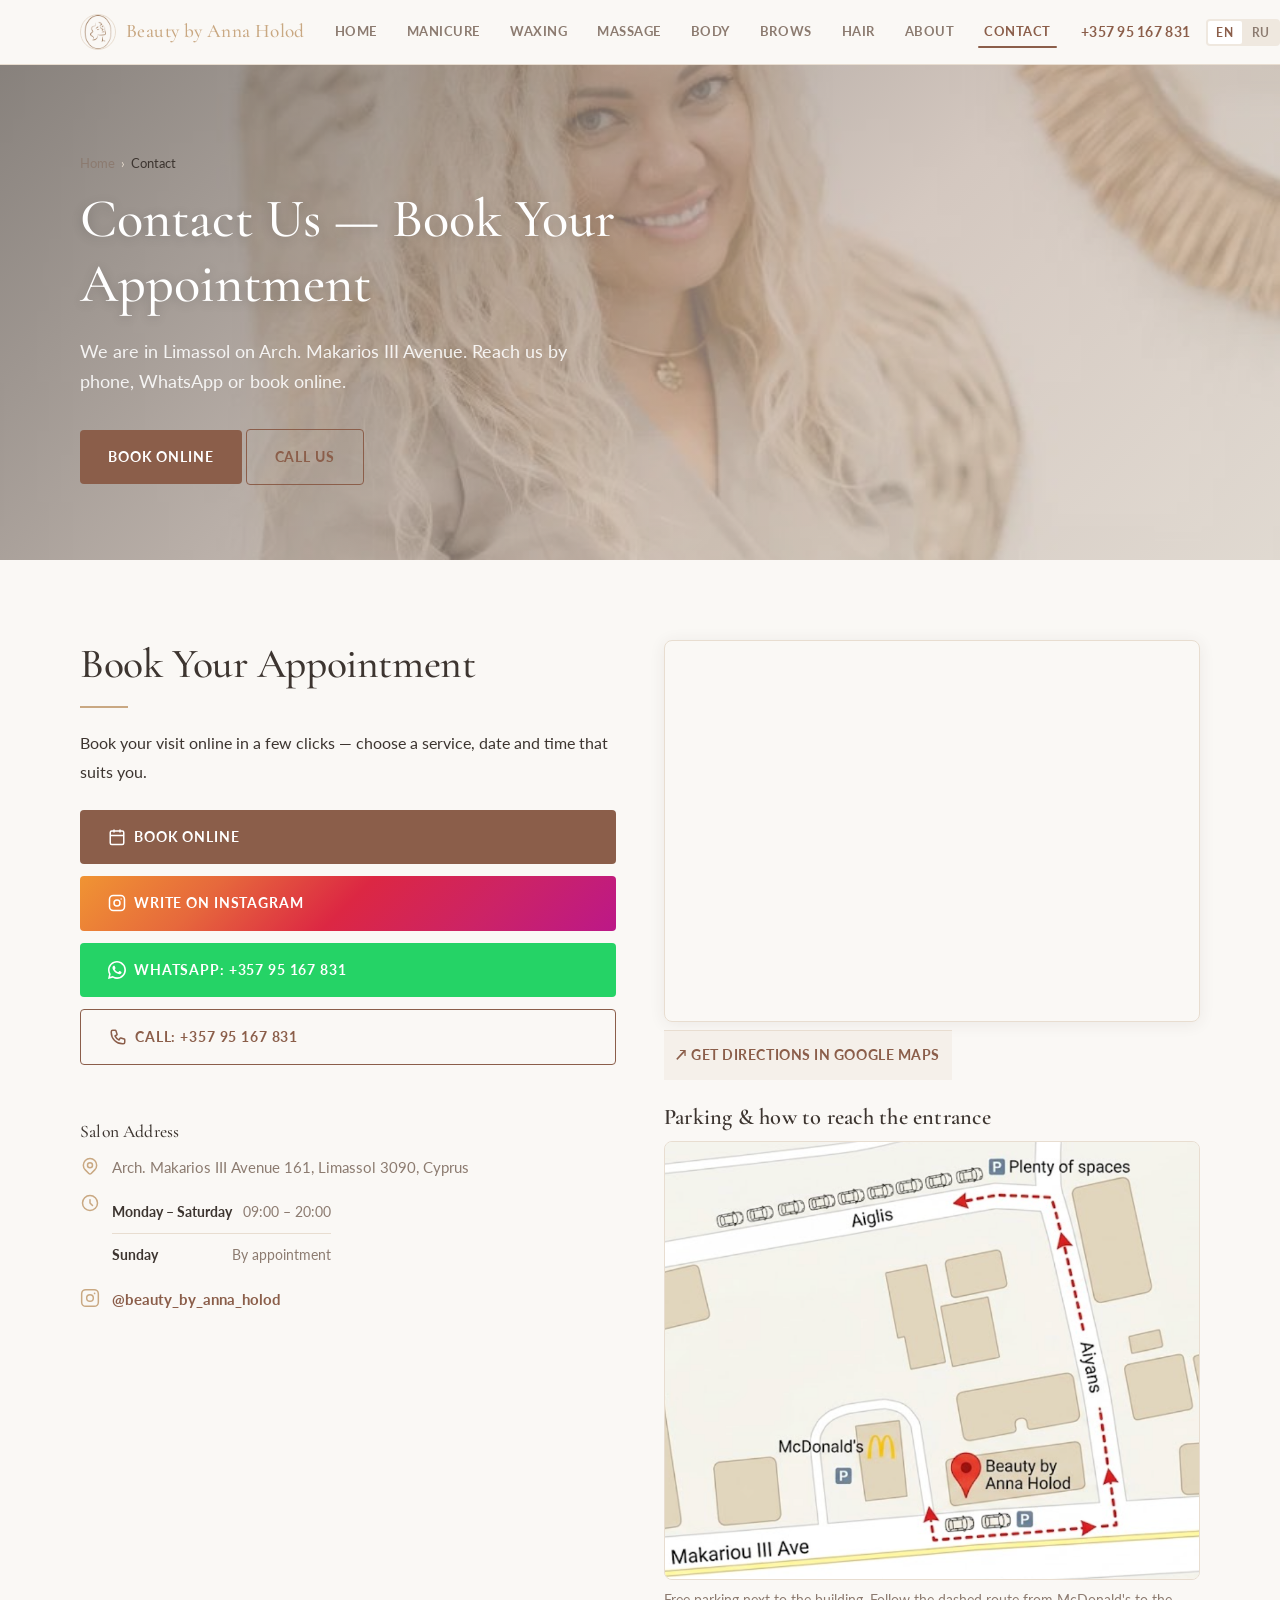
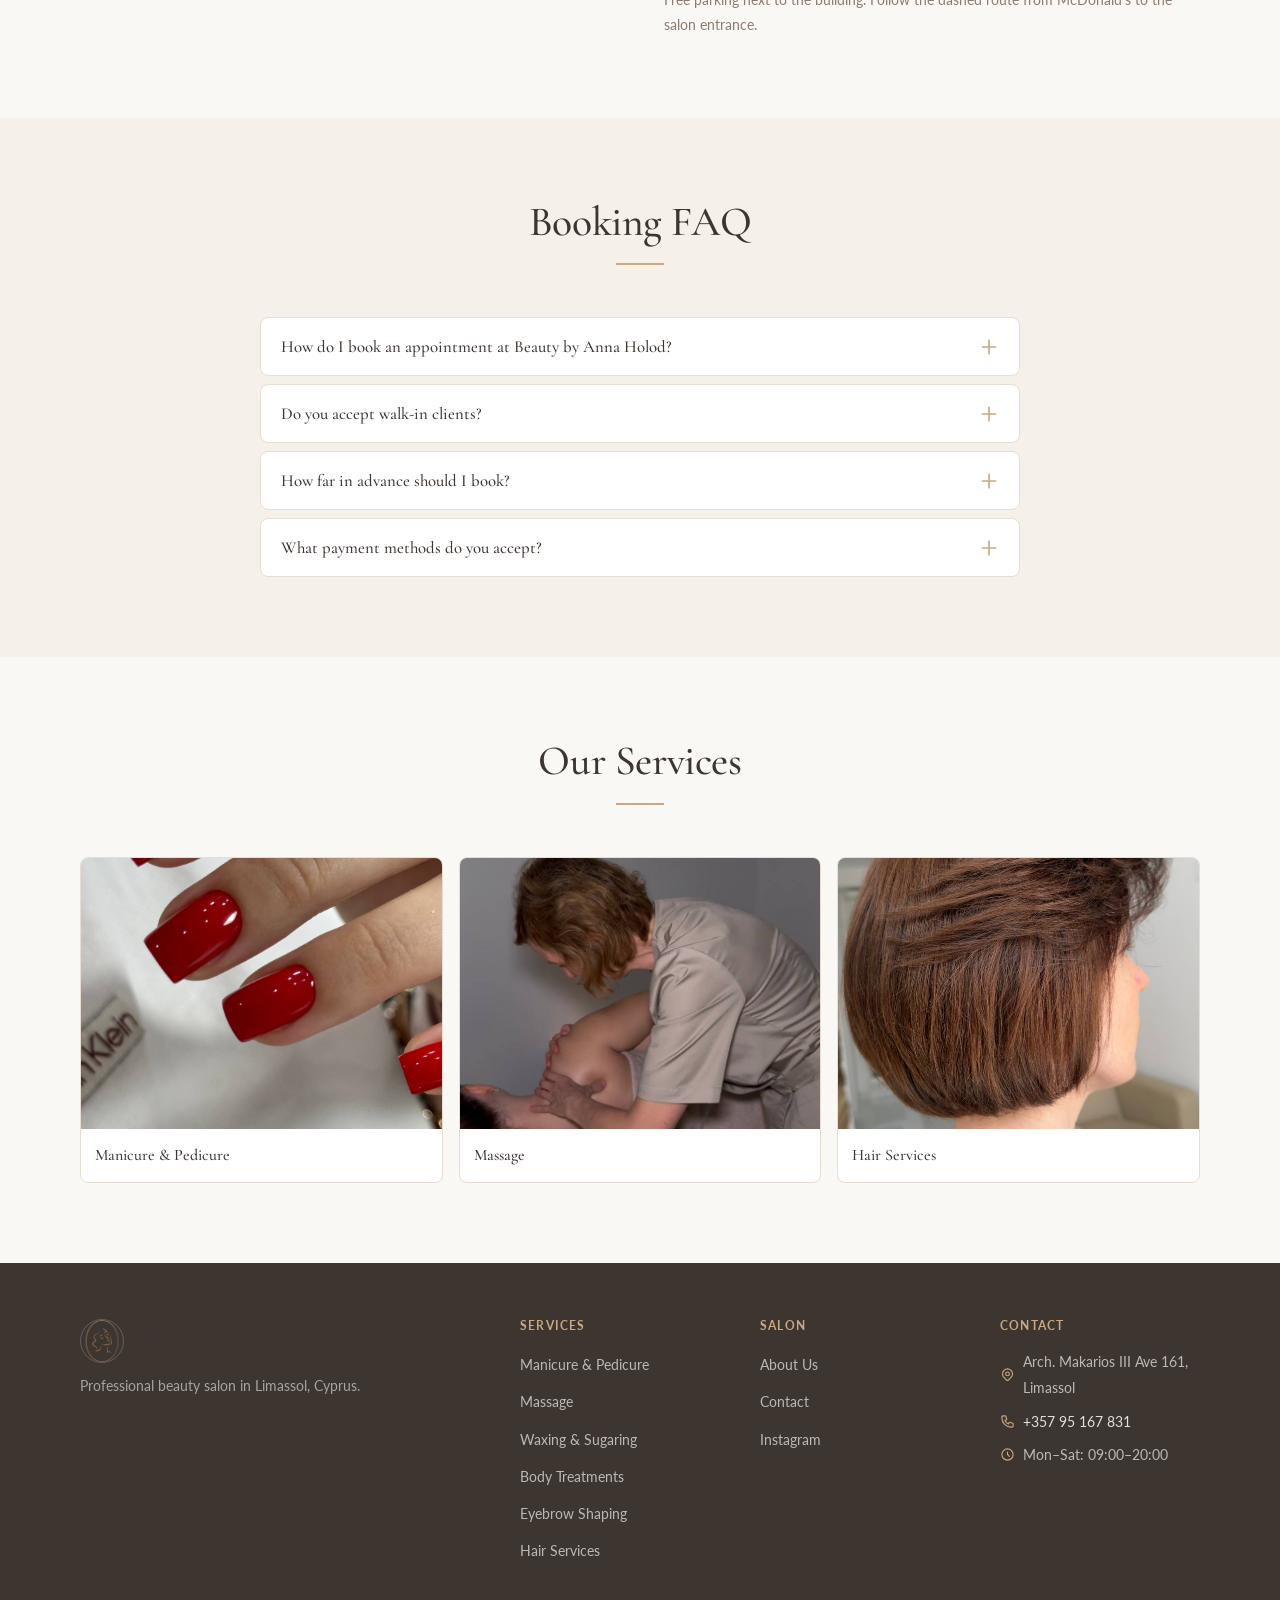
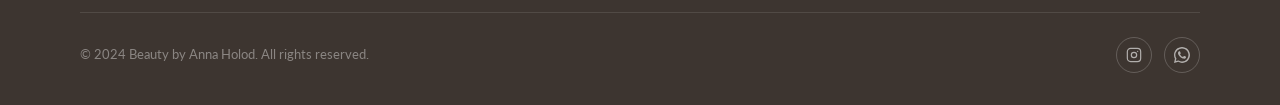
<file: contact.html>
<!DOCTYPE html>
<html lang="en">
<head>
  <meta charset="UTF-8">
  <meta name="viewport" content="width=device-width, initial-scale=1.0">
  <title>Contact Beauty by Anna Holod | Book Appointment in Limassol</title>
  <meta name="description" content="Contact Beauty by Anna Holod beauty salon in Limassol. Call +357 95 167 831, WhatsApp or book online. Address: Arch. Makarios III Ave 161, Limassol, Cyprus.">
  <meta name="robots" content="index, follow">
  <link rel="canonical" href="https://beauty-by-anna-holod.com/contact.html">
  <meta property="og:type" content="website">
  <meta property="og:title" content="Contact Beauty by Anna Holod | Book in Limassol">
  <meta property="og:description" content="Book your appointment at Beauty by Anna Holod salon in Limassol. Call +357 95 167 831, WhatsApp or Instagram. Arch. Makarios III Ave 161.">
  <meta property="og:image" content="https://beauty-by-anna-holod.com/images/anna5.jpg">
  <meta property="og:url" content="https://beauty-by-anna-holod.com/contact.html">
  <link rel="icon" type="image/x-icon" href="images/favicon-pack/favicon.ico">
  <link rel="icon" type="image/png" sizes="32x32" href="images/favicon-pack/favicon-32x32.png">
  <link rel="icon" type="image/png" sizes="16x16" href="images/favicon-pack/favicon-16x16.png">
  <link rel="apple-touch-icon" sizes="180x180" href="images/favicon-pack/apple-touch-icon.png">
  <link rel="stylesheet" href="style.css">
  <script type="application/ld+json">
  {
    "@context": "https://schema.org",
    "@type": "BeautySalon",
    "name": "Beauty by Anna Holod",
    "url": "https://beauty-by-anna-holod.com",
    "telephone": "+35795167831",
    "image": "https://beauty-by-anna-holod.com/images/anna5.jpg",
    "address": {
      "@type": "PostalAddress",
      "streetAddress": "Arch. Makarios III Avenue 161",
      "addressLocality": "Limassol",
      "addressCountry": "CY",
      "postalCode": "3090"
    },
    "geo": {
      "@type": "GeoCoordinates",
      "latitude": "34.6751",
      "longitude": "33.0441"
    },
    "sameAs": ["https://www.instagram.com/beauty_by_anna_holod/"],
    "openingHours": ["Mo-Sa 09:00-20:00"],
    "priceRange": "€€"
  }
  </script>
</head>
<body>


<header class="site-header">
  <div class="container">
    <div class="header__inner">
      <a href="index.html" class="header__logo">
        <img src="images/favicon-pack/apple-touch-icon.png" alt="Beauty by Anna Holod logo" class="header__logo-img" width="36" height="36">
        <span class="header__logo-text">Beauty <span>by Anna Holod</span></span>
      </a>
      <nav class="site-nav" id="site-nav" aria-label="Main navigation">
        <ul>
          <li><a href="index.html" data-en="Home" data-ru="Главная">Home</a></li>
          <li><a href="manicure.html" data-en="Manicure" data-ru="Маникюр">Manicure</a></li>
          <li><a href="waxing.html" data-en="Waxing" data-ru="Депиляция">Waxing</a></li>
          <li><a href="massage.html" data-en="Massage" data-ru="Массаж">Massage</a></li>
          <li><a href="body.html" data-en="Body" data-ru="Тело">Body</a></li>
          <li><a href="brows.html" data-en="Brows" data-ru="Брови">Brows</a></li>
          <li><a href="hair.html" data-en="Hair" data-ru="Волосы">Hair</a></li>
          <li><a href="about.html" data-en="About" data-ru="О нас">About</a></li>
          <li><a href="contact.html" data-en="Contact" data-ru="Контакты">Contact</a></li>
        </ul>
      </nav>
      <div class="header__right">
        <a href="tel:+35795167831" class="header__phone">+357 95 167 831</a>
        <div class="lang-switcher">
          <button class="lang-btn active" data-lang="en">EN</button>
          <button class="lang-btn" data-lang="ru">RU</button>
        </div>
        <a href="https://n355630.alteg.io/" target="_blank" rel="noopener" class="btn btn--primary header__book-btn" data-en="Book Now" data-ru="Записаться">Book Now</a>
        <button class="hamburger" id="hamburger" aria-label="Toggle menu" aria-expanded="false">
          <span></span><span></span><span></span>
        </button>
      </div>
    </div>
  </div>
</header>

<!-- HERO -->
<section class="hero hero--service">
  <div class="hero__bg">
    <img src="images/anna5.jpg" alt="Beauty by Anna Holod — contact and location in Limassol" loading="eager" style="object-position: center 30%;">
  </div>
  <div class="hero__overlay"></div>
  <div class="container">
    <div class="hero__content">
      <nav class="breadcrumb" aria-label="Breadcrumb">
        <a href="index.html" data-en="Home" data-ru="Главная">Home</a>
        <span class="sep">›</span>
        <span data-en="Contact" data-ru="Контакты">Contact</span>
      </nav>
      <h1 class="hero__title" data-en="Contact Us — Book Your Appointment" data-ru="Свяжитесь с нами — Запишитесь на приём">Contact Us — Book Your Appointment</h1>
      <p class="hero__subtitle" data-en="We are in Limassol on Arch. Makarios III Avenue. Reach us by phone, WhatsApp or book online." data-ru="Мы в Лимассоле на проспекте Макариос III. Звоните, пишите в WhatsApp или запишитесь онлайн.">We are in Limassol on Arch. Makarios III Avenue. Reach us by phone, WhatsApp or book online.</p>
      <div class="hero__actions">
        <a href="https://n355630.alteg.io/" target="_blank" rel="noopener" class="btn btn--primary btn--lg" data-en="Book Online" data-ru="Записаться онлайн">Book Online</a>
        <a href="tel:+35795167831" class="btn btn--outline btn--lg" data-en="Call Us" data-ru="Позвонить">Call Us</a>
      </div>
    </div>
  </div>
</section>

<!-- CONTACT MAIN -->
<section class="section">
  <div class="container">
    <div class="contact-grid reveal">
      <!-- Left: info -->
      <div class="contact-info">
        <div class="contact-info__block">
          <h2 data-en="Book Your Appointment" data-ru="Запись на приём">Book Your Appointment</h2>
          <div class="divider" style="margin:16px 0 20px;"></div>
          <p data-en="Book your visit online in a few clicks — choose a service, date and time that suits you." data-ru="Запишитесь онлайн в несколько кликов — выберите услугу, дату и удобное время.">Book your visit online in a few clicks — choose a service, date and time that suits you.</p>

          <div class="contact-btns mt-24">
            <a href="https://n355630.alteg.io/" target="_blank" rel="noopener" class="btn btn--primary">
              <svg xmlns="http://www.w3.org/2000/svg" fill="none" viewBox="0 0 24 24" stroke="currentColor" stroke-width="2" width="18" height="18"><rect x="3" y="4" width="18" height="18" rx="2" ry="2"/><line x1="16" y1="2" x2="16" y2="6"/><line x1="8" y1="2" x2="8" y2="6"/><line x1="3" y1="10" x2="21" y2="10"/></svg>
              <span data-en="Book Online" data-ru="Записаться онлайн">Book Online</span>
            </a>
            <a href="https://www.instagram.com/beauty_by_anna_holod/" target="_blank" rel="noopener" class="btn btn--ig">
              <svg xmlns="http://www.w3.org/2000/svg" viewBox="0 0 24 24" fill="none" stroke="currentColor" stroke-width="2" width="18" height="18"><rect x="2" y="2" width="20" height="20" rx="5"/><circle cx="12" cy="12" r="4"/><circle cx="17.5" cy="6.5" r="1" fill="currentColor" stroke="none"/></svg>
              <span data-en="Write on Instagram" data-ru="Написать в Instagram">Write on Instagram</span>
            </a>
            <a href="https://wa.me/35795167831" target="_blank" rel="noopener" class="btn btn--wa">
              <svg xmlns="http://www.w3.org/2000/svg" viewBox="0 0 24 24" fill="currentColor" width="18" height="18"><path d="M17.472 14.382c-.297-.149-1.758-.867-2.03-.967-.273-.099-.471-.148-.67.15-.197.297-.767.966-.94 1.164-.173.199-.347.223-.644.075-.297-.15-1.255-.463-2.39-1.475-.883-.788-1.48-1.761-1.653-2.059-.173-.297-.018-.458.13-.606.134-.133.298-.347.446-.52.149-.174.198-.298.298-.497.099-.198.05-.371-.025-.52-.075-.149-.669-1.612-.916-2.207-.242-.579-.487-.5-.669-.51-.173-.008-.371-.01-.57-.01-.198 0-.52.074-.792.372-.272.297-1.04 1.016-1.04 2.479 0 1.462 1.065 2.875 1.213 3.074.149.198 2.096 3.2 5.077 4.487.709.306 1.262.489 1.694.625.712.227 1.36.195 1.871.118.571-.085 1.758-.719 2.006-1.413.248-.694.248-1.289.173-1.413-.074-.124-.272-.198-.57-.347z"/><path d="M12 0C5.373 0 0 5.373 0 12c0 2.025.507 3.932 1.395 5.604L0 24l6.604-1.732A11.955 11.955 0 0012 24c6.627 0 12-5.373 12-12S18.627 0 12 0zm0 21.818a9.818 9.818 0 01-5.134-1.448l-.368-.219-3.82 1.003 1.02-3.72-.24-.382A9.818 9.818 0 1112 21.818z"/></svg>
              WhatsApp: +357 95 167 831
            </a>
            <a href="tel:+35795167831" class="btn btn--outline">
              <svg xmlns="http://www.w3.org/2000/svg" fill="none" viewBox="0 0 24 24" stroke="currentColor" stroke-width="2" width="18" height="18"><path stroke-linecap="round" stroke-linejoin="round" d="M3 5a2 2 0 012-2h3.28a1 1 0 01.948.684l1.498 4.493a1 1 0 01-.502 1.21l-2.257 1.13a11.042 11.042 0 005.516 5.516l1.13-2.257a1 1 0 011.21-.502l4.493 1.498a1 1 0 01.684.949V19a2 2 0 01-2 2h-1C9.716 21 3 14.284 3 6V5z"/></svg>
              <span data-en="Call: +357 95 167 831" data-ru="Позвонить: +357 95 167 831">Call: +357 95 167 831</span>
            </a>
          </div>
        </div>

        <div class="contact-info__block mt-32">
          <h3 data-en="Salon Address" data-ru="Адрес салона">Salon Address</h3>
          <div class="contact-info__row">
            <svg xmlns="http://www.w3.org/2000/svg" fill="none" viewBox="0 0 24 24" stroke="currentColor" stroke-width="1.8"><path stroke-linecap="round" stroke-linejoin="round" d="M17.657 16.657L13.414 20.9a1.998 1.998 0 01-2.827 0l-4.244-4.243a8 8 0 1111.314 0z"/><path stroke-linecap="round" stroke-linejoin="round" d="M15 11a3 3 0 11-6 0 3 3 0 016 0z"/></svg>
            <span data-en="Arch. Makarios III Avenue 161, Limassol 3090, Cyprus" data-ru="Проспект Архиепископа Макариоса III, 161, Лимассол 3090, Кипр">Arch. Makarios III Avenue 161, Limassol 3090, Cyprus</span>
          </div>
          <div class="contact-info__row">
            <svg xmlns="http://www.w3.org/2000/svg" fill="none" viewBox="0 0 24 24" stroke="currentColor" stroke-width="1.8"><path stroke-linecap="round" stroke-linejoin="round" d="M12 8v4l3 3m6-3a9 9 0 11-18 0 9 9 0 0118 0z"/></svg>
            <div>
              <table class="hours-table">
                <tr><td data-en="Monday – Saturday" data-ru="Понедельник – Суббота">Monday – Saturday</td><td>09:00 – 20:00</td></tr>
                <tr><td data-en="Sunday" data-ru="Воскресенье">Sunday</td><td data-en="By appointment" data-ru="По записи">By appointment</td></tr>
              </table>
            </div>
          </div>
          <div class="contact-info__row">
            <svg xmlns="http://www.w3.org/2000/svg" fill="none" viewBox="0 0 24 24" stroke="currentColor" stroke-width="1.8"><rect x="2" y="2" width="20" height="20" rx="5"/><circle cx="12" cy="12" r="4"/><circle cx="17.5" cy="6.5" r="1" fill="currentColor" stroke="none"/></svg>
            <a href="https://www.instagram.com/beauty_by_anna_holod/" target="_blank" rel="noopener">@beauty_by_anna_holod</a>
          </div>
        </div>
      </div>

      <!-- Right: map + parking diagram -->
      <div>
        <div class="map-block find-us__map">
          <iframe
            src="https://maps.google.com/maps?q=Beauty+by+Anna+Holod,+Limassol&z=17&output=embed"
            title="Beauty by Anna Holod location on Google Maps — Arch. Makarios III Ave 161, Limassol"
            allowfullscreen
            loading="lazy"
            referrerpolicy="no-referrer-when-downgrade">
          </iframe>
        </div>
        <a href="https://www.google.com/maps/dir/?api=1&destination=Beauty+by+Anna+Holod,+Arch.+Makarios+III+Ave+161,+Limassol" target="_blank" rel="noopener" class="find-us__map-btn mt-8" style="display:inline-block; font-size:0.85rem;" data-en="↗ Get directions in Google Maps" data-ru="↗ Построить маршрут в Google Maps">↗ Get directions in Google Maps</a>

        <div class="mt-24">
          <h3 style="font-family:'Cormorant Garamond',serif; font-size:1.4rem; font-weight:600; margin-bottom:10px;" data-en="Parking & how to reach the entrance" data-ru="Парковка и как пройти к входу">Parking & how to reach the entrance</h3>
          <img src="images/parking.png" alt="Parking diagram showing route from Makarios Ave to Beauty by Anna Holod salon" style="width:100%; height:auto; border-radius:8px; border:1px solid var(--border); display:block;" loading="lazy">
          <p class="text-muted mt-8" style="font-size:0.85rem;" data-en="Free parking next to the building. Follow the dashed route from McDonald's to the salon entrance." data-ru="Бесплатная парковка прямо у здания. Следуйте по пунктирному маршруту от McDonald's до входа в салон.">Free parking next to the building. Follow the dashed route from McDonald's to the salon entrance.</p>
        </div>
      </div>
    </div>
  </div>
</section>

<!-- FAQ -->
<section class="section section--alt">
  <div class="container">
    <div class="section__header reveal">
      <h2 data-en="Booking FAQ" data-ru="Вопросы о записи">Booking FAQ</h2>
      <div class="divider"></div>
    </div>
    <div class="faq-list reveal">
      <div class="faq-item">
        <button class="faq-item__q">
          <span data-en="How do I book an appointment at Beauty by Anna Holod?" data-ru="Как записаться в Beauty by Anna Holod?">How do I book an appointment at Beauty by Anna Holod?</span>
          <svg class="faq-item__icon" xmlns="http://www.w3.org/2000/svg" fill="none" viewBox="0 0 24 24" stroke="currentColor"><path stroke-linecap="round" stroke-linejoin="round" stroke-width="2" d="M12 4v16m8-8H4"/></svg>
        </button>
        <div class="faq-item__a"><p data-en="The easiest way is to book online via the button above. You can also reach us via Instagram DM (@beauty_by_anna_holod), WhatsApp or by calling +357 95 167 831. We recommend booking 1–2 days in advance for regular services, and earlier for complex hair colour appointments." data-ru="Проще всего записаться онлайн через кнопку выше. Также можно написать в Instagram (@beauty_by_anna_holod), WhatsApp или позвонить: +357 95 167 831. Обычные услуги лучше бронировать за 1–2 дня, сложное окрашивание — заранее.">The easiest way is to book online via the button above. You can also reach us via Instagram DM (@beauty_by_anna_holod), WhatsApp or by calling +357 95 167 831. We recommend booking 1–2 days in advance for regular services, and earlier for complex hair colour appointments.</p></div>
      </div>
      <div class="faq-item">
        <button class="faq-item__q">
          <span data-en="Do you accept walk-in clients?" data-ru="Принимаете ли вы без записи?">Do you accept walk-in clients?</span>
          <svg class="faq-item__icon" xmlns="http://www.w3.org/2000/svg" fill="none" viewBox="0 0 24 24" stroke="currentColor"><path stroke-linecap="round" stroke-linejoin="round" stroke-width="2" d="M12 4v16m8-8H4"/></svg>
        </button>
        <div class="faq-item__a"><p data-en="Walk-ins are welcome if there is availability, but we cannot guarantee a slot. To avoid disappointment, we strongly recommend booking in advance — especially for massage, hair colour or body treatment sessions." data-ru="Если есть свободное место — рады принять без записи, но гарантий нет. Особенно для массажа, окрашивания и процедур тела — лучше записаться заранее.">Walk-ins are welcome if there is availability, but we cannot guarantee a slot. To avoid disappointment, we strongly recommend booking in advance — especially for massage, hair colour or body treatment sessions.</p></div>
      </div>
      <div class="faq-item">
        <button class="faq-item__q">
          <span data-en="How far in advance should I book?" data-ru="За сколько дней записываться?">How far in advance should I book?</span>
          <svg class="faq-item__icon" xmlns="http://www.w3.org/2000/svg" fill="none" viewBox="0 0 24 24" stroke="currentColor"><path stroke-linecap="round" stroke-linejoin="round" stroke-width="2" d="M12 4v16m8-8H4"/></svg>
        </button>
        <div class="faq-item__a"><p data-en="For manicure, pedicure, waxing and brow services — 1 to 2 days is usually enough. For massage, body treatments and hair colour sessions, we recommend booking 3–5 days ahead as these are in high demand." data-ru="Маникюр, педикюр, депиляция и брови — 1–2 дня. Массаж, тело и окрашивание — 3–5 дней, так как запись на них идёт быстро.">For manicure, pedicure, waxing and brow services — 1 to 2 days is usually enough. For massage, body treatments and hair colour sessions, we recommend booking 3–5 days ahead as these are in high demand.</p></div>
      </div>
      <div class="faq-item">
        <button class="faq-item__q">
          <span data-en="What payment methods do you accept?" data-ru="Какие способы оплаты вы принимаете?">What payment methods do you accept?</span>
          <svg class="faq-item__icon" xmlns="http://www.w3.org/2000/svg" fill="none" viewBox="0 0 24 24" stroke="currentColor"><path stroke-linecap="round" stroke-linejoin="round" stroke-width="2" d="M12 4v16m8-8H4"/></svg>
        </button>
        <div class="faq-item__a"><p data-en="We accept cash and bank card payments. Please contact us directly for up-to-date payment options." data-ru="Принимаем наличные и банковские карты. По актуальным вариантам оплаты — уточняйте напрямую.">We accept cash and bank card payments. Please contact us directly for up-to-date payment options.</p></div>
      </div>
    </div>
  </div>
</section>

<!-- SERVICES LINKS -->
<section class="section">
  <div class="container">
    <div class="section__header reveal">
      <h2 data-en="Our Services" data-ru="Наши услуги">Our Services</h2>
      <div class="divider"></div>
    </div>
    <div class="related-grid reveal">
      <a href="manicure.html" class="related-card">
        <div class="related-card__img"><img src="images/manicure-1.jpg" alt="Manicure and pedicure in Limassol" loading="lazy"></div>
        <div class="related-card__label" data-en="Manicure & Pedicure" data-ru="Маникюр и педикюр">Manicure & Pedicure</div>
      </a>
      <a href="massage.html" class="related-card">
        <div class="related-card__img"><img src="images/massage-1.jpg" alt="Massage in Limassol" loading="lazy"></div>
        <div class="related-card__label" data-en="Massage" data-ru="Массаж">Massage</div>
      </a>
      <a href="hair.html" class="related-card">
        <div class="related-card__img"><img src="images/hair-1.jpg" alt="Hair salon in Limassol" loading="lazy"></div>
        <div class="related-card__label" data-en="Hair Services" data-ru="Услуги для волос">Hair Services</div>
      </a>
    </div>
  </div>
</section>

<footer class="site-footer">
  <div class="container">
    <div class="footer__grid">
      <div class="footer__brand">
        <a href="index.html" class="footer__logo-link">
          <img src="images/favicon-pack/apple-touch-icon.png" alt="Beauty by Anna Holod" class="footer__logo-img" width="44" height="44">
          <span class="header__logo-text">Beauty by Anna Holod</span>
        </a>
        <p data-en="Professional beauty salon in Limassol, Cyprus." data-ru="Профессиональный салон красоты в Лимассоле, Кипр.">Professional beauty salon in Limassol, Cyprus.</p>
      </div>
      <div class="footer__col">
        <h4 data-en="Services" data-ru="Услуги">Services</h4>
        <ul>
          <li><a href="manicure.html" data-en="Manicure & Pedicure" data-ru="Маникюр и педикюр">Manicure & Pedicure</a></li>
          <li><a href="massage.html" data-en="Massage" data-ru="Массаж">Massage</a></li>
          <li><a href="waxing.html" data-en="Waxing & Sugaring" data-ru="Депиляция и шугаринг">Waxing & Sugaring</a></li>
          <li><a href="body.html" data-en="Body Treatments" data-ru="Обёртывания и коррекция">Body Treatments</a></li>
          <li><a href="brows.html" data-en="Eyebrow Shaping" data-ru="Оформление бровей">Eyebrow Shaping</a></li>
          <li><a href="hair.html" data-en="Hair Services" data-ru="Услуги для волос">Hair Services</a></li>
        </ul>
      </div>
      <div class="footer__col">
        <h4 data-en="Salon" data-ru="Салон">Salon</h4>
        <ul>
          <li><a href="about.html" data-en="About Us" data-ru="О нас">About Us</a></li>
          <li><a href="contact.html" data-en="Contact" data-ru="Контакты">Contact</a></li>
          <li><a href="https://www.instagram.com/beauty_by_anna_holod/" target="_blank" rel="noopener">Instagram</a></li>
        </ul>
      </div>
      <div class="footer__col">
        <h4 data-en="Contact" data-ru="Контакты">Contact</h4>
        <div class="footer__contact-row">
          <svg xmlns="http://www.w3.org/2000/svg" fill="none" viewBox="0 0 24 24" stroke="currentColor" stroke-width="1.8"><path stroke-linecap="round" stroke-linejoin="round" d="M17.657 16.657L13.414 20.9a1.998 1.998 0 01-2.827 0l-4.244-4.243a8 8 0 1111.314 0z"/><path stroke-linecap="round" stroke-linejoin="round" d="M15 11a3 3 0 11-6 0 3 3 0 016 0z"/></svg>
          <span>Arch. Makarios III Ave 161, Limassol</span>
        </div>
        <div class="footer__contact-row">
          <svg xmlns="http://www.w3.org/2000/svg" fill="none" viewBox="0 0 24 24" stroke="currentColor" stroke-width="1.8"><path stroke-linecap="round" stroke-linejoin="round" d="M3 5a2 2 0 012-2h3.28a1 1 0 01.948.684l1.498 4.493a1 1 0 01-.502 1.21l-2.257 1.13a11.042 11.042 0 005.516 5.516l1.13-2.257a1 1 0 011.21-.502l4.493 1.498a1 1 0 01.684.949V19a2 2 0 01-2 2h-1C9.716 21 3 14.284 3 6V5z"/></svg>
          <a href="tel:+35795167831">+357 95 167 831</a>
        </div>
        <div class="footer__contact-row">
          <svg xmlns="http://www.w3.org/2000/svg" fill="none" viewBox="0 0 24 24" stroke="currentColor" stroke-width="1.8"><path stroke-linecap="round" stroke-linejoin="round" d="M12 8v4l3 3m6-3a9 9 0 11-18 0 9 9 0 0118 0z"/></svg>
          <span data-en="Mon–Sat: 09:00–20:00" data-ru="Пн–Сб: 09:00–20:00">Mon–Sat: 09:00–20:00</span>
        </div>
      </div>
    </div>
    <div class="footer__bottom">
      <p>© 2024 Beauty by Anna Holod. All rights reserved.</p>
      <div class="social-links">
        <a href="https://www.instagram.com/beauty_by_anna_holod/" target="_blank" rel="noopener" class="social-link" aria-label="Instagram">
          <svg xmlns="http://www.w3.org/2000/svg" viewBox="0 0 24 24" fill="none" stroke="currentColor" stroke-width="1.8"><rect x="2" y="2" width="20" height="20" rx="5"/><circle cx="12" cy="12" r="4"/><circle cx="17.5" cy="6.5" r="1" fill="currentColor" stroke="none"/></svg>
        </a>
        <a href="https://wa.me/35795167831" target="_blank" rel="noopener" class="social-link" aria-label="WhatsApp">
          <svg xmlns="http://www.w3.org/2000/svg" viewBox="0 0 24 24" fill="currentColor"><path d="M17.472 14.382c-.297-.149-1.758-.867-2.03-.967-.273-.099-.471-.148-.67.15-.197.297-.767.966-.94 1.164-.173.199-.347.223-.644.075-.297-.15-1.255-.463-2.39-1.475-.883-.788-1.48-1.761-1.653-2.059-.173-.297-.018-.458.13-.606.134-.133.298-.347.446-.52.149-.174.198-.298.298-.497.099-.198.05-.371-.025-.52-.075-.149-.669-1.612-.916-2.207-.242-.579-.487-.5-.669-.51-.173-.008-.371-.01-.57-.01-.198 0-.52.074-.792.372-.272.297-1.04 1.016-1.04 2.479 0 1.462 1.065 2.875 1.213 3.074.149.198 2.096 3.2 5.077 4.487.709.306 1.262.489 1.694.625.712.227 1.36.195 1.871.118.571-.085 1.758-.719 2.006-1.413.248-.694.248-1.289.173-1.413-.074-.124-.272-.198-.57-.347z"/><path d="M12 0C5.373 0 0 5.373 0 12c0 2.025.507 3.932 1.395 5.604L0 24l6.604-1.732A11.955 11.955 0 0012 24c6.627 0 12-5.373 12-12S18.627 0 12 0zm0 21.818a9.818 9.818 0 01-5.134-1.448l-.368-.219-3.82 1.003 1.02-3.72-.24-.382A9.818 9.818 0 1112 21.818z"/></svg>
        </a>
      </div>
    </div>
  </div>
</footer>

<script src="script.js"></script>

<!-- Mobile CTA bar -->
<div class="mobile-cta" aria-label="Quick contact">
  <a href="tel:+35795167831" class="mobile-cta__btn">
    <svg xmlns="http://www.w3.org/2000/svg" fill="none" viewBox="0 0 24 24" stroke="currentColor" stroke-width="1.8"><path stroke-linecap="round" stroke-linejoin="round" d="M3 5a2 2 0 012-2h3.28a1 1 0 01.948.684l1.498 4.493a1 1 0 01-.502 1.21l-2.257 1.13a11.042 11.042 0 005.516 5.516l1.13-2.257a1 1 0 011.21-.502l4.493 1.498a1 1 0 01.684.949V19a2 2 0 01-2 2h-1C9.716 21 3 14.284 3 6V5z"/></svg>
    <span data-en="Call" data-ru="Позвонить">Call</span>
  </a>
  <a href="https://wa.me/35795167831" target="_blank" rel="noopener" class="mobile-cta__btn mobile-cta__btn--wa">
    <svg xmlns="http://www.w3.org/2000/svg" viewBox="0 0 24 24" fill="currentColor"><path d="M17.472 14.382c-.297-.149-1.758-.867-2.03-.967-.273-.099-.471-.148-.67.15-.197.297-.767.966-.94 1.164-.173.199-.347.223-.644.075-.297-.15-1.255-.463-2.39-1.475-.883-.788-1.48-1.761-1.653-2.059-.173-.297-.018-.458.13-.606.134-.133.298-.347.446-.52.149-.174.198-.298.298-.497.099-.198.05-.371-.025-.52-.075-.149-.669-1.612-.916-2.207-.242-.579-.487-.5-.669-.51-.173-.008-.371-.01-.57-.01-.198 0-.52.074-.792.372-.272.297-1.04 1.016-1.04 2.479 0 1.462 1.065 2.875 1.213 3.074.149.198 2.096 3.2 5.077 4.487.709.306 1.262.489 1.694.625.712.227 1.36.195 1.871.118.571-.085 1.758-.719 2.006-1.413.248-.694.248-1.289.173-1.413-.074-.124-.272-.198-.57-.347z"/><path d="M12 0C5.373 0 0 5.373 0 12c0 2.025.507 3.932 1.395 5.604L0 24l6.604-1.732A11.955 11.955 0 0012 24c6.627 0 12-5.373 12-12S18.627 0 12 0zm0 21.818a9.818 9.818 0 01-5.134-1.448l-.368-.219-3.82 1.003 1.02-3.72-.24-.382A9.818 9.818 0 1112 21.818z"/></svg>
    <span>WhatsApp</span>
  </a>
  <a href="https://n355630.alteg.io/" target="_blank" rel="noopener" class="mobile-cta__btn mobile-cta__btn--primary">
    <svg xmlns="http://www.w3.org/2000/svg" fill="none" viewBox="0 0 24 24" stroke="currentColor" stroke-width="1.8"><path stroke-linecap="round" stroke-linejoin="round" d="M8 7V3m8 4V3m-9 8h10M5 21h14a2 2 0 002-2V7a2 2 0 00-2-2H5a2 2 0 00-2 2v12a2 2 0 002 2z"/></svg>
    <span data-en="Book" data-ru="Записаться">Book</span>
  </a>
</div>
</body>
</html>
</file>
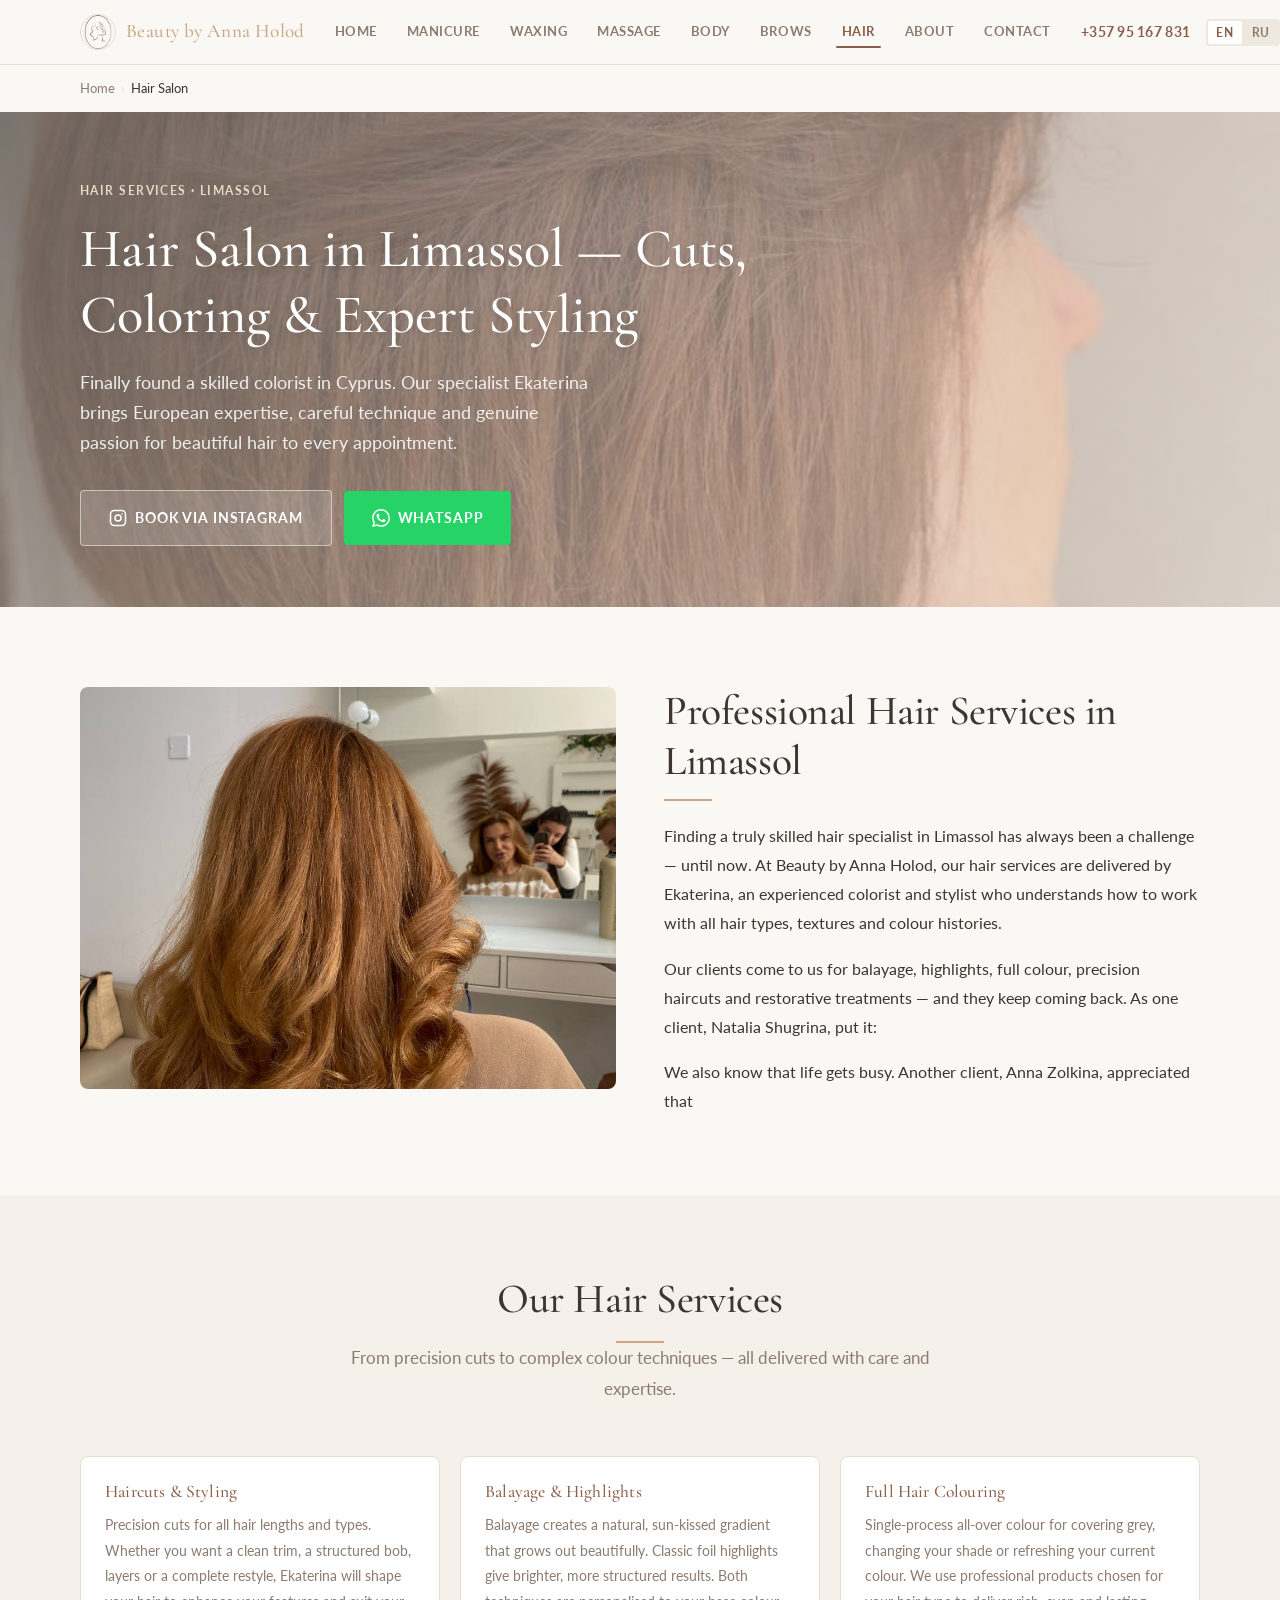
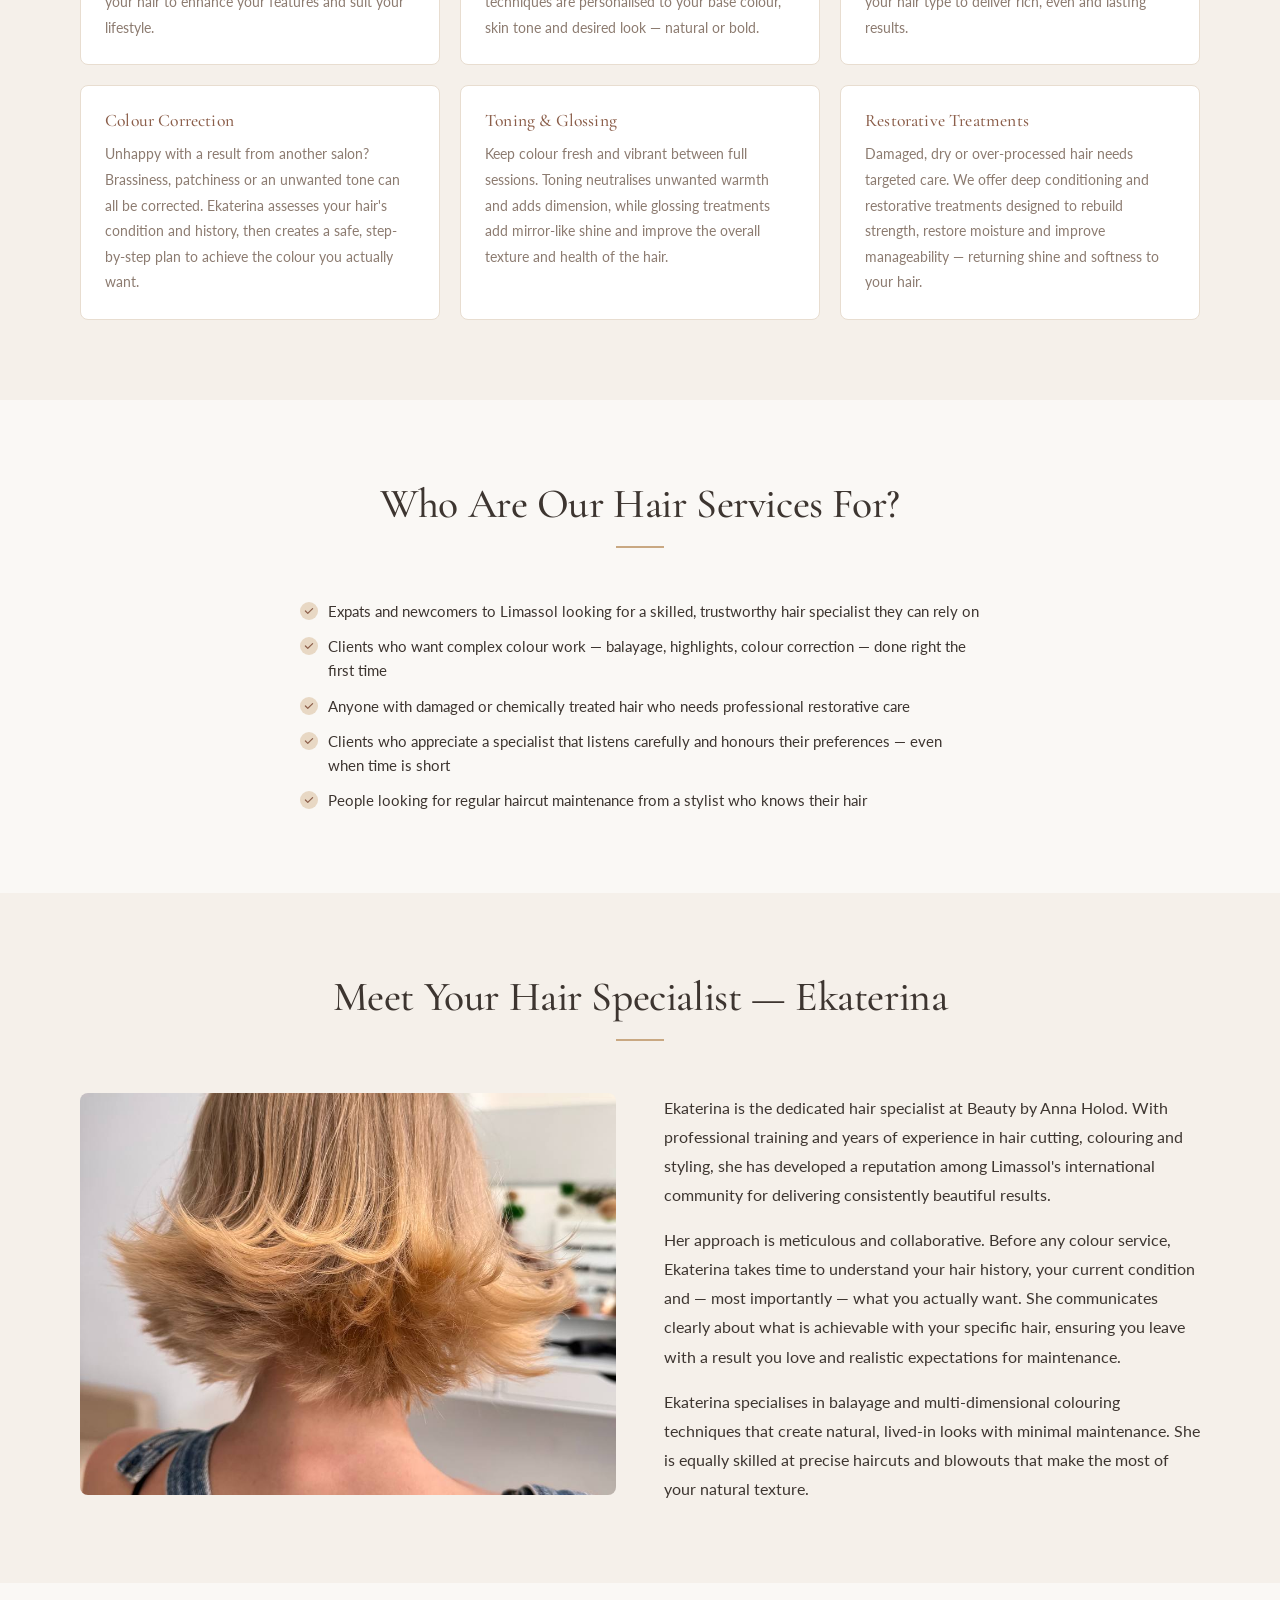
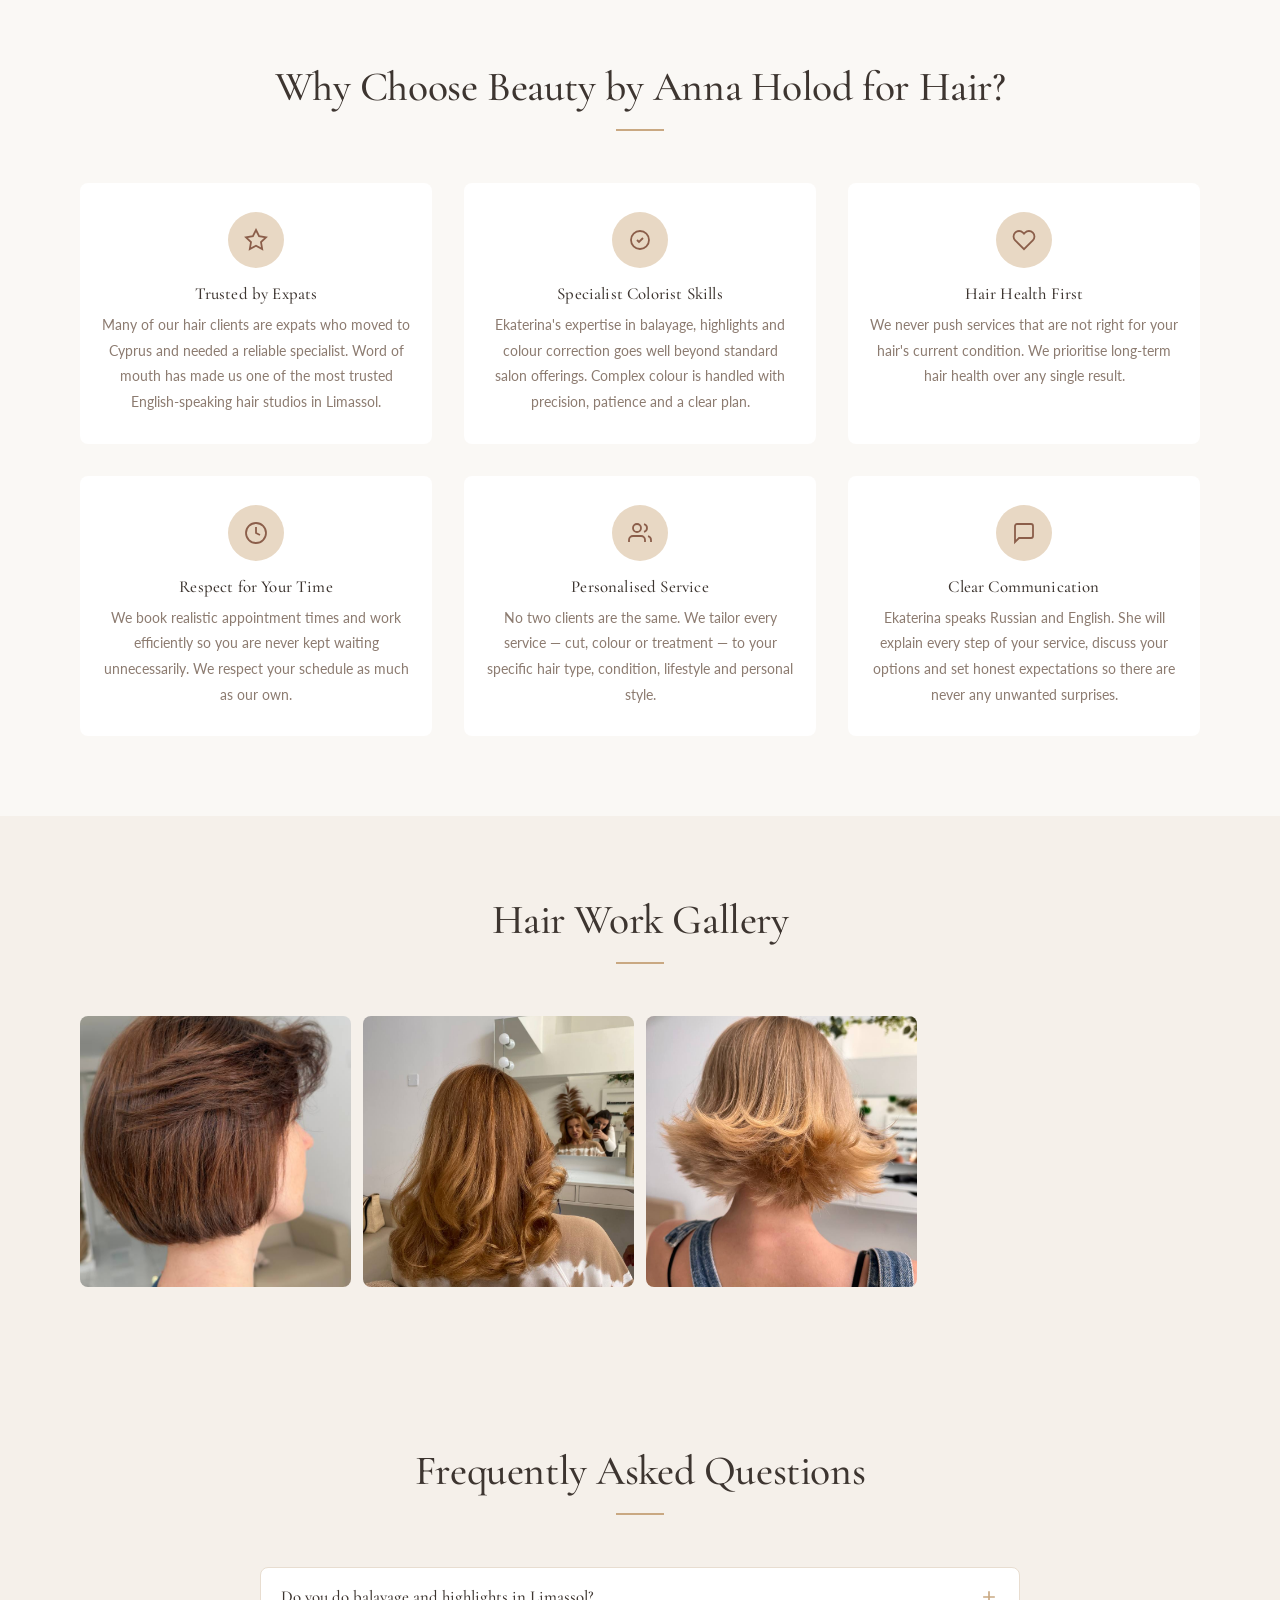
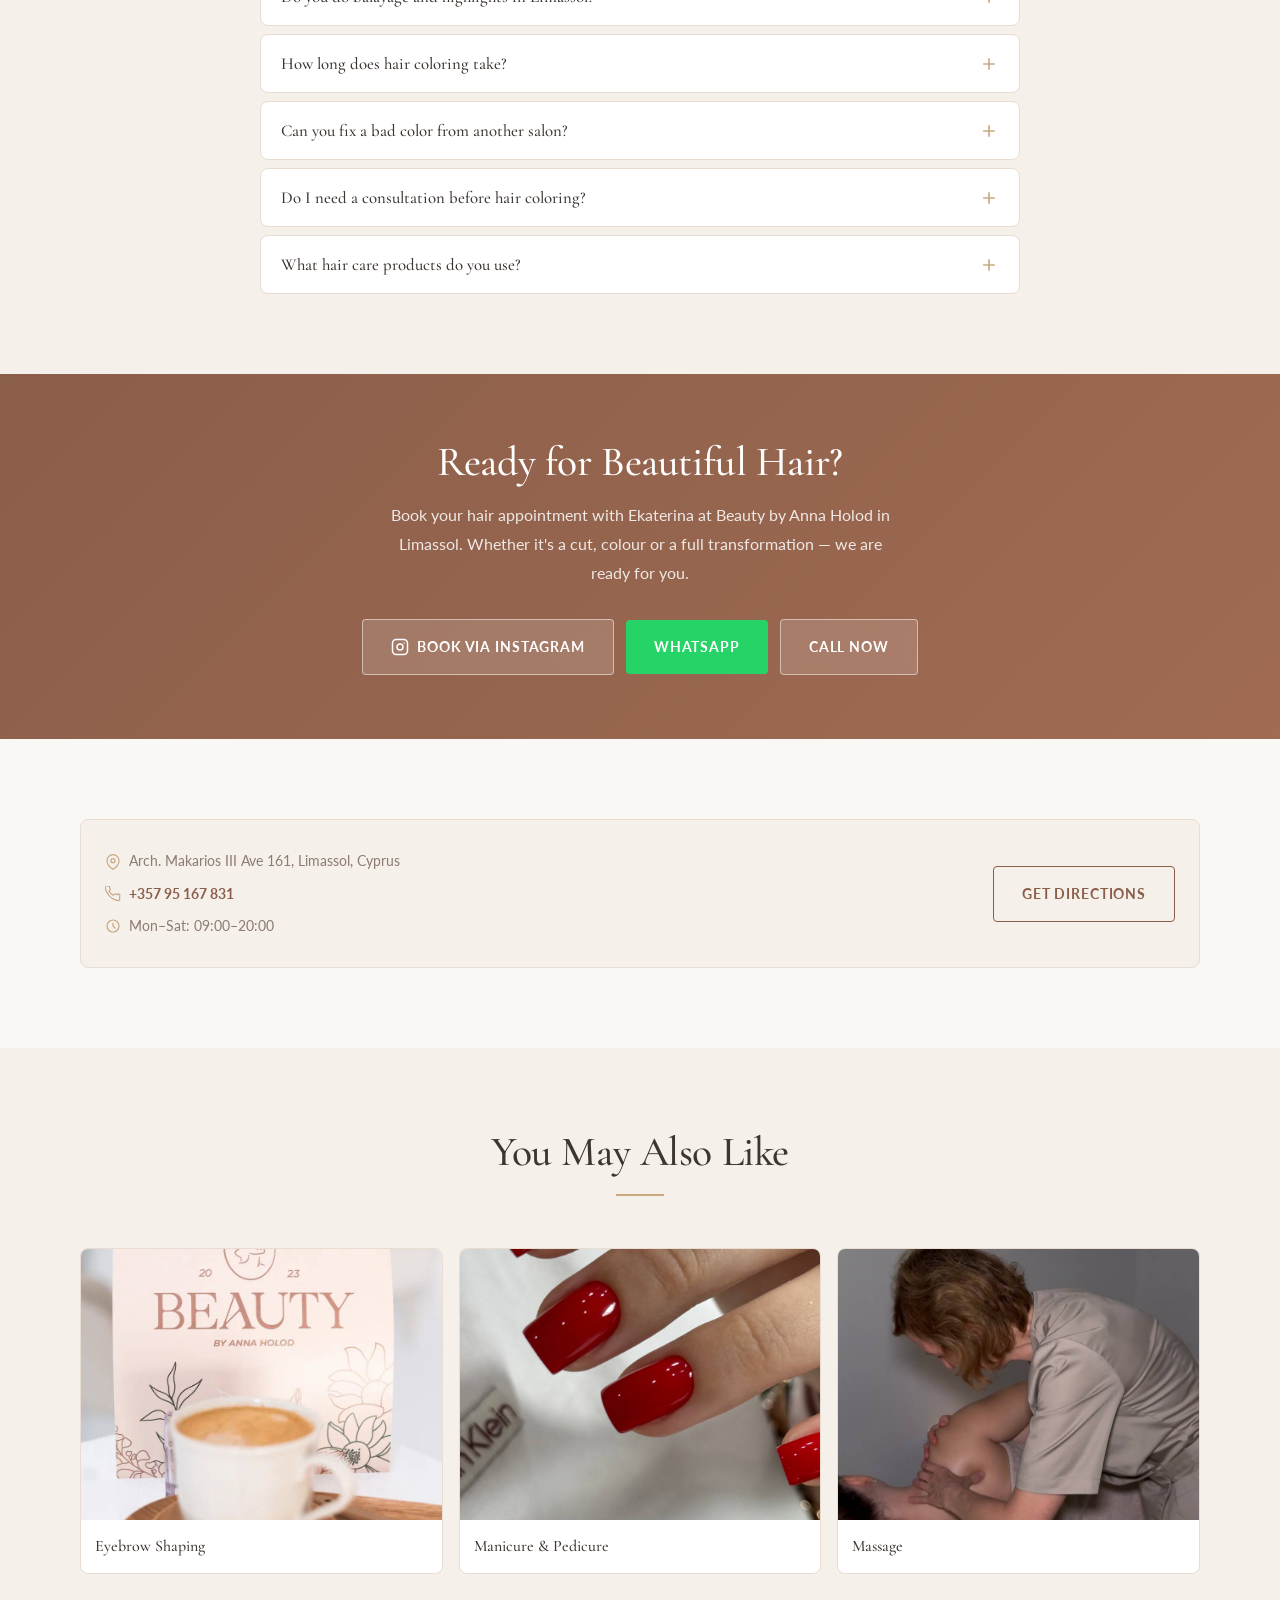
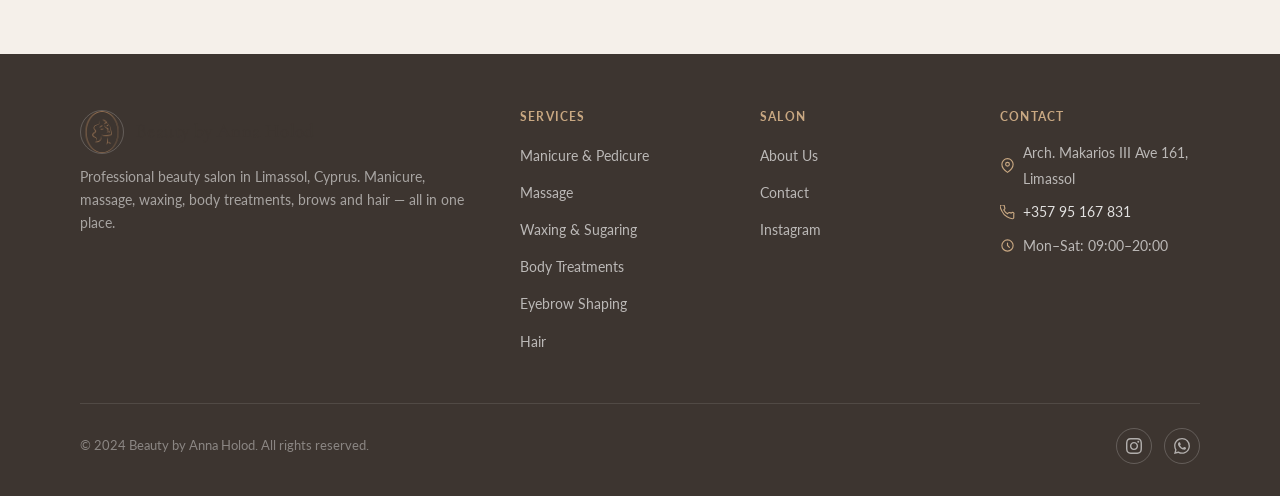
<file: hair.html>
<!DOCTYPE html>
<html lang="en">
<head>
  <meta charset="UTF-8">
  <meta name="viewport" content="width=device-width, initial-scale=1.0">
  <title>Hair Salon in Limassol | Haircut, Coloring &amp; Styling — Beauty by Anna Holod</title>
  <meta name="description" content="Professional hair salon in Limassol. Haircuts, balayage, highlights, hair coloring and styling. Specialist Ekaterina. Book at Beauty by Anna Holod on Makarios III.">
  <meta name="robots" content="index, follow">
  <link rel="canonical" href="https://beauty-by-anna-holod.com/hair.html">

  <!-- Open Graph -->
  <meta property="og:type" content="website">
  <meta property="og:title" content="Hair Salon in Limassol | Haircut, Coloring &amp; Styling — Beauty by Anna Holod">
  <meta property="og:description" content="Professional hair salon in Limassol. Haircuts, balayage, highlights, hair coloring and styling. Specialist Ekaterina. Book at Beauty by Anna Holod on Makarios III.">
  <meta property="og:url" content="https://beauty-by-anna-holod.com/hair.html">
  <meta property="og:image" content="https://beauty-by-anna-holod.com/images/hair-1.jpg">
  <meta property="og:site_name" content="Beauty by Anna Holod">
  <meta property="og:locale" content="en_US">

  <!-- Twitter Card -->
  <meta name="twitter:card" content="summary_large_image">
  <meta name="twitter:title" content="Hair Salon in Limassol | Haircut, Coloring &amp; Styling — Beauty by Anna Holod">
  <meta name="twitter:description" content="Professional hair salon in Limassol. Haircuts, balayage, highlights, hair coloring and styling. Specialist Ekaterina.">
  <meta name="twitter:image" content="https://beauty-by-anna-holod.com/images/hair-1.jpg">

  <link rel="icon" type="image/x-icon" href="images/favicon-pack/favicon.ico">
  <link rel="icon" type="image/png" sizes="32x32" href="images/favicon-pack/favicon-32x32.png">
  <link rel="icon" type="image/png" sizes="16x16" href="images/favicon-pack/favicon-16x16.png">
  <link rel="apple-touch-icon" sizes="180x180" href="images/favicon-pack/apple-touch-icon.png">
  <link rel="stylesheet" href="style.css">
  <link rel="preload" href="images/hair-1.jpg" as="image">

  <!-- Schema.org JSON-LD -->
  <script type="application/ld+json">
  [
    {
      "@context": "https://schema.org",
      "@type": "BeautySalon",
      "name": "Beauty by Anna Holod",
      "url": "https://beauty-by-anna-holod.com",
      "telephone": "+35795167831",
      "address": {
        "@type": "PostalAddress",
        "streetAddress": "Arch. Makarios III Avenue 161",
        "addressLocality": "Limassol",
        "addressCountry": "CY",
        "postalCode": "3090"
      },
      "geo": {
        "@type": "GeoCoordinates",
        "latitude": "34.6751",
        "longitude": "33.0441"
      },
      "sameAs": ["https://www.instagram.com/beauty_by_anna_holod/"],
      "openingHours": ["Mo-Sa 09:00-20:00"],
      "priceRange": "€€",
      "image": "https://beauty-by-anna-holod.com/images/hair-1.jpg",
      "areaServed": "Limassol, Cyprus"
    },
    {
      "@context": "https://schema.org",
      "@type": "FAQPage",
      "mainEntity": [
        {
          "@type": "Question",
          "name": "Do you do balayage and highlights in Limassol?",
          "acceptedAnswer": {
            "@type": "Answer",
            "text": "Yes. Balayage and highlights are among our most requested hair services. Our specialist Ekaterina is experienced in freehand balayage, classic foil highlights and blended colour techniques to create natural, sun-kissed or dramatic results depending on your goals."
          }
        },
        {
          "@type": "Question",
          "name": "How long does hair coloring take?",
          "acceptedAnswer": {
            "@type": "Answer",
            "text": "Hair coloring time depends on the technique and your hair length. A single-process colour typically takes 1.5–2 hours. Balayage or highlights can take 2.5–4 hours including processing time. We always book enough time to do the work properly without rushing."
          }
        },
        {
          "@type": "Question",
          "name": "Can you fix a bad color from another salon?",
          "acceptedAnswer": {
            "@type": "Answer",
            "text": "Yes. Colour correction is one of our specialties. Whether you have brassiness, patchy colour, an unwanted tone or a result you are unhappy with, Ekaterina will assess your hair condition and create a plan to achieve the colour you want safely. Colour correction may require multiple sessions."
          }
        },
        {
          "@type": "Question",
          "name": "Do I need a consultation before hair coloring?",
          "acceptedAnswer": {
            "@type": "Answer",
            "text": "For straightforward services like trims and single-process colour, you can book directly. For balayage, colour correction or significant changes, we recommend a brief consultation so Ekaterina can assess your current colour, hair condition and desired result. This ensures realistic expectations and the best outcome."
          }
        },
        {
          "@type": "Question",
          "name": "What hair care products do you use?",
          "acceptedAnswer": {
            "@type": "Answer",
            "text": "We use professional-grade hair care and colour products that are gentle on hair while delivering lasting results. We prioritise the health of your hair in every service — especially for colour treatments, where we include conditioning and toning steps to maintain shine and integrity."
          }
        }
      ]
    }
  ]
  </script>
</head>
<body>


  <!-- ── HEADER ─────────────────────────────────────────── -->
  <header class="site-header" id="site-header">
    <div class="container">
      <div class="header__inner">
        <a href="index.html" class="header__logo">
        <img src="images/favicon-pack/apple-touch-icon.png" alt="Beauty by Anna Holod logo" class="header__logo-img" width="36" height="36">
        <span class="header__logo-text">Beauty <span>by Anna Holod</span></span>
      </a>
        <nav class="site-nav" id="site-nav" aria-label="Main navigation">
        <ul>
          <li><a href="index.html" data-en="Home" data-ru="Главная">Home</a></li>
          <li><a href="manicure.html" data-en="Manicure" data-ru="Маникюр">Manicure</a></li>
          <li><a href="waxing.html" data-en="Waxing" data-ru="Депиляция">Waxing</a></li>
          <li><a href="massage.html" data-en="Massage" data-ru="Массаж">Massage</a></li>
          <li><a href="body.html" data-en="Body" data-ru="Тело">Body</a></li>
          <li><a href="brows.html" data-en="Brows" data-ru="Брови">Brows</a></li>
          <li><a href="hair.html" class="active" data-en="Hair" data-ru="Волосы">Hair</a></li>
          <li><a href="about.html" data-en="About" data-ru="О нас">About</a></li>
          <li><a href="contact.html" data-en="Contact" data-ru="Контакты">Contact</a></li>
        </ul>
        </nav>
        <div class="header__right">
          <a href="tel:+35795167831" class="header__phone">+357 95 167 831</a>
          <div class="lang-switcher">
            <button class="lang-btn active" data-lang="en">EN</button>
            <button class="lang-btn" data-lang="ru">RU</button>
          </div>
          <a href="https://n355630.alteg.io/" target="_blank" rel="noopener" class="btn btn--primary header__book-btn" data-en="Book Now" data-ru="Записаться">Book Now</a>
          <button class="hamburger" id="hamburger" aria-label="Toggle menu" aria-expanded="false">
            <span></span><span></span><span></span>
          </button>
        </div>
      </div>
    </div>
  </header>

  <main>

    <!-- ── BREADCRUMB ────────────────────────────────────── -->
    <div class="container">
      <nav class="breadcrumb" aria-label="Breadcrumb">
        <a href="index.html" data-en="Home" data-ru="Главная">Home</a>
        <span class="sep">›</span>
        <span data-en="Hair Salon" data-ru="Парикмахерские услуги">Hair Salon</span>
      </nav>
    </div>

    <!-- ── HERO ──────────────────────────────────────────── -->
    <section class="hero hero--service">
      <div class="hero__bg">
        <img src="images/hair-1.jpg" alt="Hair salon in Limassol — Beauty by Anna Holod" width="1440" height="900" loading="eager">
      </div>
      <div class="hero__overlay"></div>
      <div class="container">
        <div class="hero__content">
          <p class="hero__tag" data-en="Hair Services · Limassol" data-ru="Парикмахерские услуги · Лимассол">Hair Services · Limassol</p>
          <h1 class="hero__title" data-en="Hair Salon in Limassol — Cuts, Coloring &amp; Expert Styling" data-ru="Парикмахерская в Лимасоле — Стрижки, окрашивание и профессиональный стайлинг">Hair Salon in Limassol — Cuts, Coloring &amp; Expert Styling</h1>
          <p class="hero__subtitle" data-en="Finally found a skilled colorist in Cyprus. Our specialist Ekaterina brings European expertise, careful technique and genuine passion for beautiful hair to every appointment." data-ru="Наконец нашла грамотного мастера-колориста на Кипре. Наш специалист Екатерина привносит европейскую экспертизу, тщательную технику и искреннюю страсть к красивым волосам в каждый визит.">Finally found a skilled colorist in Cyprus. Our specialist Ekaterina brings European expertise, careful technique and genuine passion for beautiful hair to every appointment.</p>
          <div class="btn-group">
            <a href="https://www.instagram.com/beauty_by_anna_holod/" target="_blank" rel="noopener" class="btn btn--ghost">
              <svg xmlns="http://www.w3.org/2000/svg" viewBox="0 0 24 24" fill="none" stroke="currentColor" stroke-width="2" width="18" height="18"><rect x="2" y="2" width="20" height="20" rx="5"/><circle cx="12" cy="12" r="4"/><circle cx="17.5" cy="6.5" r="1" fill="currentColor" stroke="none"/></svg>
              <span data-en="Book via Instagram" data-ru="Записаться в Instagram">Book via Instagram</span>
            </a>
            <a href="https://wa.me/35795167831" target="_blank" rel="noopener" class="btn btn--wa">
              <svg viewBox="0 0 24 24" fill="currentColor" width="18" height="18"><path d="M17.472 14.382c-.297-.149-1.758-.867-2.03-.967-.273-.099-.471-.148-.67.15-.197.297-.767.966-.94 1.164-.173.199-.347.223-.644.075-.297-.15-1.255-.463-2.39-1.475-.883-.788-1.48-1.761-1.653-2.059-.173-.297-.018-.458.13-.606.134-.133.298-.347.446-.52.149-.174.198-.298.298-.497.099-.198.05-.371-.025-.52-.075-.149-.669-1.612-.916-2.207-.242-.579-.487-.5-.669-.51-.173-.008-.371-.01-.57-.01-.198 0-.52.074-.792.372-.272.297-1.04 1.016-1.04 2.479 0 1.462 1.065 2.875 1.213 3.074.149.198 2.096 3.2 5.077 4.487.709.306 1.262.489 1.694.625.712.227 1.36.195 1.871.118.571-.085 1.758-.719 2.006-1.413.248-.694.248-1.289.173-1.413-.074-.124-.272-.198-.57-.347m-5.421 7.403h-.004a9.87 9.87 0 01-5.031-1.378l-.361-.214-3.741.982.998-3.648-.235-.374a9.86 9.86 0 01-1.51-5.26c.001-5.45 4.436-9.884 9.888-9.884 2.64 0 5.122 1.03 6.988 2.898a9.825 9.825 0 012.893 6.994c-.003 5.45-4.437 9.884-9.885 9.884m8.413-18.297A11.815 11.815 0 0012.05 0C5.495 0 .16 5.335.157 11.892c0 2.096.547 4.142 1.588 5.945L.057 24l6.305-1.654a11.882 11.882 0 005.683 1.448h.005c6.554 0 11.89-5.335 11.893-11.893a11.821 11.821 0 00-3.48-8.413z"/></svg>
              <span data-en="WhatsApp" data-ru="WhatsApp">WhatsApp</span>
            </a>
          </div>
        </div>
      </div>
    </section>

    <!-- ── SEO INTRO ──────────────────────────────────────── -->
    <section class="section">
      <div class="container">
        <div class="service-intro reveal">
          <div class="service-intro__img">
            <img src="images/hair-2.jpg" alt="Professional hair coloring at Beauty by Anna Holod in Limassol" loading="lazy" width="800" height="600">
          </div>
          <div>
            <h2 data-en="Professional Hair Services in Limassol" data-ru="Профессиональные парикмахерские услуги в Лимасоле">Professional Hair Services in Limassol</h2>
            <div class="divider" style="margin: 12px 0 20px;"></div>
            <p data-en="Finding a truly skilled hair specialist in Limassol has always been a challenge — until now. At Beauty by Anna Holod, our hair services are delivered by Ekaterina, an experienced colorist and stylist who understands how to work with all hair types, textures and colour histories." data-ru="Найти по-настоящему квалифицированного парикмахера в Лимасоле всегда было непросто — пока не появилась наша студия. В Beauty by Anna Holod парикмахерскими услугами занимается Екатерина — опытный колорист и стилист, умеющий работать с волосами любого типа, текстуры и цветовой истории.">Finding a truly skilled hair specialist in Limassol has always been a challenge — until now. At Beauty by Anna Holod, our hair services are delivered by Ekaterina, an experienced colorist and stylist who understands how to work with all hair types, textures and colour histories.</p>
            <p data-en="Our clients come to us for balayage, highlights, full colour, precision haircuts and restorative treatments — and they keep coming back. As one client, Natalia Shugrina, put it: "I finally found a skilled colorist in Cyprus." That trust is what drives everything we do." data-ru="Наши клиенты приходят к нам за балаяжем, мелированием, полным окрашиванием, точными стрижками и восстанавливающими процедурами — и продолжают возвращаться. Как написала одна из клиенток, Наталья Шугрина: «Наконец нашла грамотного мастера-колориста на Кипре». Именно это доверие движет всем, что мы делаем.">Our clients come to us for balayage, highlights, full colour, precision haircuts and restorative treatments — and they keep coming back. As one client, Natalia Shugrina, put it: "I finally found a skilled colorist in Cyprus." That trust is what drives everything we do.</p>
            <p data-en="We also know that life gets busy. Another client, Anna Zolkina, appreciated that "they always consider your wishes, even when you are in a hurry." We work efficiently without ever cutting corners on quality." data-ru="Мы также понимаем, что жизнь бывает насыщенной. Другая клиентка, Анна Золкина, отметила, что «всегда учитывают пожелания, даже когда торопишься». Мы работаем эффективно, никогда не жертвуя качеством.">We also know that life gets busy. Another client, Anna Zolkina, appreciated that "they always consider your wishes, even when you are in a hurry." We work efficiently without ever cutting corners on quality.</p>
          </div>
        </div>
      </div>
    </section>

    <!-- ── WHAT'S INCLUDED ────────────────────────────────── -->
    <section class="section section--alt">
      <div class="container">
        <div class="section__header reveal">
          <h2 data-en="Our Hair Services" data-ru="Наши услуги для волос">Our Hair Services</h2>
          <div class="divider"></div>
          <p class="section__subtitle" data-en="From precision cuts to complex colour techniques — all delivered with care and expertise." data-ru="От точных стрижек до сложных техник окрашивания — всё выполняется с мастерством и вниманием.">From precision cuts to complex colour techniques — all delivered with care and expertise.</p>
        </div>
        <div class="info-grid reveal">
          <div class="info-card">
            <h3 data-en="Haircuts &amp; Styling" data-ru="Стрижки и укладки">Haircuts &amp; Styling</h3>
            <p data-en="Precision cuts for all hair lengths and types. Whether you want a clean trim, a structured bob, layers or a complete restyle, Ekaterina will shape your hair to enhance your features and suit your lifestyle." data-ru="Точные стрижки для всех длин и типов волос. Будь то ровный срез, чёткий боб, слои или полная смена образа — Екатерина подберёт форму, подчёркивающую ваши черты.">Precision cuts for all hair lengths and types. Whether you want a clean trim, a structured bob, layers or a complete restyle, Ekaterina will shape your hair to enhance your features and suit your lifestyle.</p>
          </div>
          <div class="info-card">
            <h3 data-en="Balayage &amp; Highlights" data-ru="Балаяж и мелирование">Balayage &amp; Highlights</h3>
            <p data-en="Balayage creates a natural, sun-kissed gradient that grows out beautifully. Classic foil highlights give brighter, more structured results. Both techniques are personalised to your base colour, skin tone and desired look — natural or bold." data-ru="Балаяж создаёт естественный, освещённый солнцем градиент, который красиво отрастает. Классическое мелирование даёт более яркий и структурированный результат. Обе техники подбираются индивидуально.">Balayage creates a natural, sun-kissed gradient that grows out beautifully. Classic foil highlights give brighter, more structured results. Both techniques are personalised to your base colour, skin tone and desired look — natural or bold.</p>
          </div>
          <div class="info-card">
            <h3 data-en="Full Hair Colouring" data-ru="Полное окрашивание волос">Full Hair Colouring</h3>
            <p data-en="Single-process all-over colour for covering grey, changing your shade or refreshing your current colour. We use professional products chosen for your hair type to deliver rich, even and lasting results." data-ru="Однопроцессное тотальное окрашивание для закрашивания седины, смены тона или обновления цвета. Используем профессиональные продукты, подобранные для вашего типа волос.">Single-process all-over colour for covering grey, changing your shade or refreshing your current colour. We use professional products chosen for your hair type to deliver rich, even and lasting results.</p>
          </div>
          <div class="info-card">
            <h3 data-en="Colour Correction" data-ru="Коррекция цвета волос">Colour Correction</h3>
            <p data-en="Unhappy with a result from another salon? Brassiness, patchiness or an unwanted tone can all be corrected. Ekaterina assesses your hair's condition and history, then creates a safe, step-by-step plan to achieve the colour you actually want." data-ru="Недовольны результатом из другого салона? Нежелательная желтизна, неравномерность или неудачный оттенок — всё это поддаётся коррекции. Екатерина оценивает состояние и историю волос, составляя безопасный пошаговый план.">Unhappy with a result from another salon? Brassiness, patchiness or an unwanted tone can all be corrected. Ekaterina assesses your hair's condition and history, then creates a safe, step-by-step plan to achieve the colour you actually want.</p>
          </div>
          <div class="info-card">
            <h3 data-en="Toning &amp; Glossing" data-ru="Тонирование и глосс">Toning &amp; Glossing</h3>
            <p data-en="Keep colour fresh and vibrant between full sessions. Toning neutralises unwanted warmth and adds dimension, while glossing treatments add mirror-like shine and improve the overall texture and health of the hair." data-ru="Поддерживайте свежесть цвета между полными процедурами. Тонирование нейтрализует нежелательную теплоту и добавляет глубину, а процедура глосса придаёт зеркальный блеск и улучшает текстуру.">Keep colour fresh and vibrant between full sessions. Toning neutralises unwanted warmth and adds dimension, while glossing treatments add mirror-like shine and improve the overall texture and health of the hair.</p>
          </div>
          <div class="info-card">
            <h3 data-en="Restorative Treatments" data-ru="Восстанавливающие процедуры">Restorative Treatments</h3>
            <p data-en="Damaged, dry or over-processed hair needs targeted care. We offer deep conditioning and restorative treatments designed to rebuild strength, restore moisture and improve manageability — returning shine and softness to your hair." data-ru="Повреждённые, сухие или перегруженные химическими процедурами волосы нуждаются в специализированном уходе. Мы предлагаем глубокое кондиционирование и восстанавливающие процедуры для возвращения блеска и мягкости.">Damaged, dry or over-processed hair needs targeted care. We offer deep conditioning and restorative treatments designed to rebuild strength, restore moisture and improve manageability — returning shine and softness to your hair.</p>
          </div>
        </div>
      </div>
    </section>

    <!-- ── FOR WHOM ────────────────────────────────────────── -->
    <section class="section">
      <div class="container">
        <div class="section__header reveal">
          <h2 data-en="Who Are Our Hair Services For?" data-ru="Для кого наши парикмахерские услуги?">Who Are Our Hair Services For?</h2>
          <div class="divider"></div>
        </div>
        <ul class="checklist" style="max-width: 680px; margin: 0 auto;">
          <li data-en="Expats and newcomers to Limassol looking for a skilled, trustworthy hair specialist they can rely on" data-ru="Экспаты и новоприбывшие в Лимасол, ищущие опытного и надёжного парикмахера">Expats and newcomers to Limassol looking for a skilled, trustworthy hair specialist they can rely on</li>
          <li data-en="Clients who want complex colour work — balayage, highlights, colour correction — done right the first time" data-ru="Клиенты, которым нужно сложное окрашивание — балаяж, мелирование, коррекция цвета — сделанное правильно с первого раза">Clients who want complex colour work — balayage, highlights, colour correction — done right the first time</li>
          <li data-en="Anyone with damaged or chemically treated hair who needs professional restorative care" data-ru="Те, у кого повреждённые или химически обработанные волосы, которым нужен профессиональный восстанавливающий уход">Anyone with damaged or chemically treated hair who needs professional restorative care</li>
          <li data-en="Clients who appreciate a specialist that listens carefully and honours their preferences — even when time is short" data-ru="Клиенты, которые ценят специалиста, внимательно слушающего и уважающего их пожелания — даже когда время ограничено">Clients who appreciate a specialist that listens carefully and honours their preferences — even when time is short</li>
          <li data-en="People looking for regular haircut maintenance from a stylist who knows their hair" data-ru="Те, кто ищет регулярный уход за стрижкой от стилиста, хорошо знающего их волосы">People looking for regular haircut maintenance from a stylist who knows their hair</li>
        </ul>
      </div>
    </section>

    <!-- ── MEET THE SPECIALIST ─────────────────────────────── -->
    <section class="section section--alt">
      <div class="container">
        <div class="section__header reveal">
          <h2 data-en="Meet Your Hair Specialist — Ekaterina" data-ru="Познакомьтесь с вашим специалистом — Екатерина">Meet Your Hair Specialist — Ekaterina</h2>
          <div class="divider"></div>
        </div>
        <div class="service-intro reveal">
          <div class="service-intro__img">
            <img src="images/hair-3.jpg" alt="Ekaterina, hair specialist at Beauty by Anna Holod Limassol" loading="lazy" width="800" height="600">
          </div>
          <div>
            <p data-en="Ekaterina is the dedicated hair specialist at Beauty by Anna Holod. With professional training and years of experience in hair cutting, colouring and styling, she has developed a reputation among Limassol's international community for delivering consistently beautiful results." data-ru="Екатерина — преданный своему делу специалист по волосам в Beauty by Anna Holod. Имея профессиональное образование и годы опыта в стрижках, окрашивании и укладках, она заслужила репутацию среди международного сообщества Лимасола за стабильно красивые результаты.">Ekaterina is the dedicated hair specialist at Beauty by Anna Holod. With professional training and years of experience in hair cutting, colouring and styling, she has developed a reputation among Limassol's international community for delivering consistently beautiful results.</p>
            <p data-en="Her approach is meticulous and collaborative. Before any colour service, Ekaterina takes time to understand your hair history, your current condition and — most importantly — what you actually want. She communicates clearly about what is achievable with your specific hair, ensuring you leave with a result you love and realistic expectations for maintenance." data-ru="Её подход методичен и основан на сотрудничестве. Перед любым окрашиванием Екатерина выясняет историю ваших волос, их текущее состояние и, что важнее всего, — чего именно вы хотите. Она честно говорит о том, что достижимо, чтобы вы ушли с результатом, который вам нравится.">Her approach is meticulous and collaborative. Before any colour service, Ekaterina takes time to understand your hair history, your current condition and — most importantly — what you actually want. She communicates clearly about what is achievable with your specific hair, ensuring you leave with a result you love and realistic expectations for maintenance.</p>
            <p data-en="Ekaterina specialises in balayage and multi-dimensional colouring techniques that create natural, lived-in looks with minimal maintenance. She is equally skilled at precise haircuts and blowouts that make the most of your natural texture." data-ru="Екатерина специализируется на балаяже и многомерных техниках окрашивания, создающих естественный, живой образ с минимальным обслуживанием. Она также мастерски делает точные стрижки и укладки, подчёркивающие вашу природную текстуру.">Ekaterina specialises in balayage and multi-dimensional colouring techniques that create natural, lived-in looks with minimal maintenance. She is equally skilled at precise haircuts and blowouts that make the most of your natural texture.</p>
          </div>
        </div>
      </div>
    </section>

    <!-- ── WHY US ──────────────────────────────────────────── -->
    <section class="section">
      <div class="container">
        <div class="section__header reveal">
          <h2 data-en="Why Choose Beauty by Anna Holod for Hair?" data-ru="Почему выбирают нас для парикмахерских услуг?">Why Choose Beauty by Anna Holod for Hair?</h2>
          <div class="divider"></div>
        </div>
        <div class="features-grid reveal">
          <div class="feature-item">
            <div class="feature-item__icon">
              <svg viewBox="0 0 24 24" fill="none" stroke="currentColor" stroke-width="1.8"><path d="M12 2l3.09 6.26L22 9.27l-5 4.87 1.18 6.88L12 17.77l-6.18 3.25L7 14.14 2 9.27l6.91-1.01L12 2z"/></svg>
            </div>
            <h3 data-en="Trusted by Expats" data-ru="Доверие экспатов">Trusted by Expats</h3>
            <p data-en="Many of our hair clients are expats who moved to Cyprus and needed a reliable specialist. Word of mouth has made us one of the most trusted English-speaking hair studios in Limassol." data-ru="Многие наши клиенты по волосам — экспаты, переехавшие на Кипр и нуждавшиеся в надёжном специалисте. Сарафанное радио сделало нас одной из наиболее доверенных студий в Лимасоле.">Many of our hair clients are expats who moved to Cyprus and needed a reliable specialist. Word of mouth has made us one of the most trusted English-speaking hair studios in Limassol.</p>
          </div>
          <div class="feature-item">
            <div class="feature-item__icon">
              <svg viewBox="0 0 24 24" fill="none" stroke="currentColor" stroke-width="1.8"><path d="M9 12l2 2 4-4"/><path d="M21 12c0 4.97-4.03 9-9 9S3 16.97 3 12 7.03 3 12 3s9 4.03 9 9z"/></svg>
            </div>
            <h3 data-en="Specialist Colorist Skills" data-ru="Навыки специалиста-колориста">Specialist Colorist Skills</h3>
            <p data-en="Ekaterina's expertise in balayage, highlights and colour correction goes well beyond standard salon offerings. Complex colour is handled with precision, patience and a clear plan." data-ru="Экспертиза Екатерины в балаяже, мелировании и коррекции цвета значительно превосходит стандартный салонный уровень. Сложное окрашивание выполняется с точностью и чётким планом.">Ekaterina's expertise in balayage, highlights and colour correction goes well beyond standard salon offerings. Complex colour is handled with precision, patience and a clear plan.</p>
          </div>
          <div class="feature-item">
            <div class="feature-item__icon">
              <svg viewBox="0 0 24 24" fill="none" stroke="currentColor" stroke-width="1.8"><path d="M20.84 4.61a5.5 5.5 0 0 0-7.78 0L12 5.67l-1.06-1.06a5.5 5.5 0 0 0-7.78 7.78l1.06 1.06L12 21.23l7.78-7.78 1.06-1.06a5.5 5.5 0 0 0 0-7.78z"/></svg>
            </div>
            <h3 data-en="Hair Health First" data-ru="Здоровье волос — прежде всего">Hair Health First</h3>
            <p data-en="We never push services that are not right for your hair's current condition. We prioritise long-term hair health over any single result." data-ru="Мы никогда не предлагаем услуги, не подходящие текущему состоянию ваших волос. Долгосрочное здоровье волос важнее любого единственного результата.">We never push services that are not right for your hair's current condition. We prioritise long-term hair health over any single result.</p>
          </div>
          <div class="feature-item">
            <div class="feature-item__icon">
              <svg viewBox="0 0 24 24" fill="none" stroke="currentColor" stroke-width="1.8"><circle cx="12" cy="12" r="10"/><polyline points="12,6 12,12 16,14"/></svg>
            </div>
            <h3 data-en="Respect for Your Time" data-ru="Уважение вашего времени">Respect for Your Time</h3>
            <p data-en="We book realistic appointment times and work efficiently so you are never kept waiting unnecessarily. We respect your schedule as much as our own." data-ru="Мы бронируем реалистичное время и работаем эффективно, чтобы вы не ждали лишнего. Мы уважаем ваше расписание так же, как своё.">We book realistic appointment times and work efficiently so you are never kept waiting unnecessarily. We respect your schedule as much as our own.</p>
          </div>
          <div class="feature-item">
            <div class="feature-item__icon">
              <svg viewBox="0 0 24 24" fill="none" stroke="currentColor" stroke-width="1.8"><path d="M17 21v-2a4 4 0 00-4-4H5a4 4 0 00-4 4v2"/><circle cx="9" cy="7" r="4"/><path d="M23 21v-2a4 4 0 00-3-3.87"/><path d="M16 3.13a4 4 0 010 7.75"/></svg>
            </div>
            <h3 data-en="Personalised Service" data-ru="Индивидуальный подход">Personalised Service</h3>
            <p data-en="No two clients are the same. We tailor every service — cut, colour or treatment — to your specific hair type, condition, lifestyle and personal style." data-ru="Нет двух одинаковых клиентов. Мы адаптируем каждую услугу — стрижку, окрашивание или уход — к вашему конкретному типу волос, их состоянию, образу жизни и личному стилю.">No two clients are the same. We tailor every service — cut, colour or treatment — to your specific hair type, condition, lifestyle and personal style.</p>
          </div>
          <div class="feature-item">
            <div class="feature-item__icon">
              <svg viewBox="0 0 24 24" fill="none" stroke="currentColor" stroke-width="1.8"><path d="M21 15a2 2 0 01-2 2H7l-4 4V5a2 2 0 012-2h14a2 2 0 012 2z"/></svg>
            </div>
            <h3 data-en="Clear Communication" data-ru="Чёткая коммуникация">Clear Communication</h3>
            <p data-en="Ekaterina speaks Russian and English. She will explain every step of your service, discuss your options and set honest expectations so there are never any unwanted surprises." data-ru="Екатерина говорит на русском и английском языках. Она объяснит каждый этап, обсудит ваши варианты и честно обозначит ожидания, чтобы никаких неприятных сюрпризов не было.">Ekaterina speaks Russian and English. She will explain every step of your service, discuss your options and set honest expectations so there are never any unwanted surprises.</p>
          </div>
        </div>
      </div>
    </section>

    <!-- ── GALLERY ─────────────────────────────────────────── -->
    <section class="section section--alt">
      <div class="container">
        <div class="section__header reveal">
          <h2 data-en="Hair Work Gallery" data-ru="Галерея работ по волосам">Hair Work Gallery</h2>
          <div class="divider"></div>
        </div>
        <div class="gallery-grid reveal">
          <div class="gallery-item">
            <img src="images/hair-1.jpg" alt="Balayage and highlights at Beauty by Anna Holod Limassol" loading="lazy" width="600" height="600">
          </div>
          <div class="gallery-item">
            <img src="images/hair-2.jpg" alt="Professional hair coloring in Limassol" loading="lazy" width="600" height="600">
          </div>
          <div class="gallery-item">
            <img src="images/hair-3.jpg" alt="Hair styling and cut at Beauty by Anna Holod" loading="lazy" width="600" height="600">
          </div>
        </div>
      </div>
    </section>


    <!-- ── FAQ ───────────────────────────────────────────────── -->
    <section class="section section--alt">
      <div class="container">
        <div class="section__header reveal">
          <h2 data-en="Frequently Asked Questions" data-ru="Часто задаваемые вопросы">Frequently Asked Questions</h2>
          <div class="divider"></div>
        </div>
        <div class="faq-list reveal">

          <div class="faq-item">
            <button class="faq-item__q" aria-expanded="false">
              <span data-en="Do you do balayage and highlights in Limassol?" data-ru="Делаете ли вы балаяж и мелирование в Лимасоле?">Do you do balayage and highlights in Limassol?</span>
              <svg class="faq-item__icon" viewBox="0 0 24 24" fill="none" stroke="currentColor" stroke-width="2"><line x1="12" y1="5" x2="12" y2="19"/><line x1="5" y1="12" x2="19" y2="12"/></svg>
            </button>
            <div class="faq-item__a">
              <p data-en="Yes. Balayage and highlights are among our most requested hair services. Our specialist Ekaterina is experienced in freehand balayage, classic foil highlights and blended colour techniques to create natural, sun-kissed or dramatic results depending on your goals and skin tone." data-ru="Да. Балаяж и мелирование — одни из наших самых востребованных услуг. Специалист Екатерина имеет опыт в ручном балаяже, классическом мелировании фольгой и технике смешивания цветов для создания естественного или эффектного результата.">Yes. Balayage and highlights are among our most requested hair services. Our specialist Ekaterina is experienced in freehand balayage, classic foil highlights and blended colour techniques to create natural, sun-kissed or dramatic results depending on your goals and skin tone.</p>
            </div>
          </div>

          <div class="faq-item">
            <button class="faq-item__q" aria-expanded="false">
              <span data-en="How long does hair coloring take?" data-ru="Сколько времени занимает окрашивание волос?">How long does hair coloring take?</span>
              <svg class="faq-item__icon" viewBox="0 0 24 24" fill="none" stroke="currentColor" stroke-width="2"><line x1="12" y1="5" x2="12" y2="19"/><line x1="5" y1="12" x2="19" y2="12"/></svg>
            </button>
            <div class="faq-item__a">
              <p data-en="Hair coloring time depends on the technique and your hair length. A single-process colour typically takes 1.5–2 hours. Balayage or highlights can take 2.5–4 hours including processing time. We always book enough time to do the work properly without rushing." data-ru="Время окрашивания зависит от техники и длины ваших волос. Однопроцессное окрашивание занимает обычно 1,5–2 часа. Балаяж или мелирование с учётом времени выдержки — 2,5–4 часа. Мы всегда бронируем достаточно времени, чтобы работа была выполнена правильно.">Hair coloring time depends on the technique and your hair length. A single-process colour typically takes 1.5–2 hours. Balayage or highlights can take 2.5–4 hours including processing time. We always book enough time to do the work properly without rushing.</p>
            </div>
          </div>

          <div class="faq-item">
            <button class="faq-item__q" aria-expanded="false">
              <span data-en="Can you fix a bad color from another salon?" data-ru="Можете ли вы исправить плохое окрашивание из другого салона?">Can you fix a bad color from another salon?</span>
              <svg class="faq-item__icon" viewBox="0 0 24 24" fill="none" stroke="currentColor" stroke-width="2"><line x1="12" y1="5" x2="12" y2="19"/><line x1="5" y1="12" x2="19" y2="12"/></svg>
            </button>
            <div class="faq-item__a">
              <p data-en="Yes. Colour correction is one of our specialties. Whether you have brassiness, patchy colour, an unwanted tone or a result you are simply unhappy with, Ekaterina will assess your hair condition and create a plan to achieve the colour you want safely. Colour correction may require multiple sessions depending on how much work is needed." data-ru="Да. Коррекция цвета — одна из наших специализаций. Нежелательная желтизна, неравномерность, неудачный тон — Екатерина оценит состояние ваших волос и составит план для безопасного достижения желаемого результата. В зависимости от сложности могут потребоваться несколько сеансов.">Yes. Colour correction is one of our specialties. Whether you have brassiness, patchy colour, an unwanted tone or a result you are simply unhappy with, Ekaterina will assess your hair condition and create a plan to achieve the colour you want safely. Colour correction may require multiple sessions depending on how much work is needed.</p>
            </div>
          </div>

          <div class="faq-item">
            <button class="faq-item__q" aria-expanded="false">
              <span data-en="Do I need a consultation before hair coloring?" data-ru="Нужна ли консультация перед окрашиванием волос?">Do I need a consultation before hair coloring?</span>
              <svg class="faq-item__icon" viewBox="0 0 24 24" fill="none" stroke="currentColor" stroke-width="2"><line x1="12" y1="5" x2="12" y2="19"/><line x1="5" y1="12" x2="19" y2="12"/></svg>
            </button>
            <div class="faq-item__a">
              <p data-en="For straightforward services like trims and single-process colour, you can book directly. For balayage, colour correction or significant changes, we recommend a brief consultation so Ekaterina can assess your current colour, hair condition and desired result. This ensures realistic expectations and the best possible outcome for your hair." data-ru="Для несложных услуг, таких как подравнивание и однопроцессное окрашивание, можно записаться напрямую. Для балаяжа, коррекции цвета или значительных изменений рекомендуется краткая консультация, чтобы Екатерина могла оценить текущий цвет и состояние волос.">For straightforward services like trims and single-process colour, you can book directly. For balayage, colour correction or significant changes, we recommend a brief consultation so Ekaterina can assess your current colour, hair condition and desired result. This ensures realistic expectations and the best possible outcome for your hair.</p>
            </div>
          </div>

          <div class="faq-item">
            <button class="faq-item__q" aria-expanded="false">
              <span data-en="What hair care products do you use?" data-ru="Какие средства для волос вы используете?">What hair care products do you use?</span>
              <svg class="faq-item__icon" viewBox="0 0 24 24" fill="none" stroke="currentColor" stroke-width="2"><line x1="12" y1="5" x2="12" y2="19"/><line x1="5" y1="12" x2="19" y2="12"/></svg>
            </button>
            <div class="faq-item__a">
              <p data-en="We use professional-grade hair care and colour products that are gentle on hair while delivering lasting results. We prioritise the health of your hair in every service — especially for colour treatments, where we include conditioning and toning steps to maintain shine and integrity. We can advise you on the best at-home care products for your hair type." data-ru="Мы используем профессиональные средства для волос и краски, бережные к волосам и дающие стойкий результат. Мы ставим здоровье ваших волос на первое место — особенно при окрашивании, включая этапы кондиционирования и тонирования для поддержания блеска.">We use professional-grade hair care and colour products that are gentle on hair while delivering lasting results. We prioritise the health of your hair in every service — especially for colour treatments, where we include conditioning and toning steps to maintain shine and integrity. We can advise you on the best at-home care products for your hair type.</p>
            </div>
          </div>

        </div>
      </div>
    </section>

    <!-- ── CTA ───────────────────────────────────────────────── -->
    <section class="cta-section">
      <div class="container">
        <h2 data-en="Ready for Beautiful Hair?" data-ru="Готовы к красивым волосам?">Ready for Beautiful Hair?</h2>
        <p data-en="Book your hair appointment with Ekaterina at Beauty by Anna Holod in Limassol. Whether it's a cut, colour or a full transformation — we are ready for you." data-ru="Запишитесь на приём к Екатерине в Beauty by Anna Holod в Лимасоле. Будь то стрижка, окрашивание или полное преображение — мы готовы.">Book your hair appointment with Ekaterina at Beauty by Anna Holod in Limassol. Whether it's a cut, colour or a full transformation — we are ready for you.</p>
        <div class="btn-group">
          <a href="https://www.instagram.com/beauty_by_anna_holod/" target="_blank" rel="noopener" class="btn btn--ghost">
            <svg xmlns="http://www.w3.org/2000/svg" viewBox="0 0 24 24" fill="none" stroke="currentColor" stroke-width="2" width="18" height="18"><rect x="2" y="2" width="20" height="20" rx="5"/><circle cx="12" cy="12" r="4"/><circle cx="17.5" cy="6.5" r="1" fill="currentColor" stroke="none"/></svg>
            <span data-en="Book via Instagram" data-ru="Записаться в Instagram">Book via Instagram</span>
          </a>
          <a href="https://wa.me/35795167831" target="_blank" rel="noopener" class="btn btn--wa">
            <span data-en="WhatsApp" data-ru="WhatsApp">WhatsApp</span>
          </a>
          <a href="tel:+35795167831" class="btn btn--ghost" data-en="Call Now" data-ru="Позвонить">Call Now</a>
        </div>
      </div>
    </section>

    <!-- ── MINI CONTACT ────────────────────────────────────── -->
    <section class="section">
      <div class="container">
        <div class="mini-contact">
          <div class="mini-contact__info">
            <div class="mini-contact__row">
              <svg viewBox="0 0 24 24" fill="none" stroke="currentColor" stroke-width="1.8"><path d="M21 10c0 7-9 13-9 13s-9-6-9-13a9 9 0 0118 0z"/><circle cx="12" cy="10" r="3"/></svg>
              <span data-en="Arch. Makarios III Ave 161, Limassol, Cyprus" data-ru="пр. Архиепископа Макариоса III, 161, Лимассол, Кипр">Arch. Makarios III Ave 161, Limassol, Cyprus</span>
            </div>
            <div class="mini-contact__row">
              <svg viewBox="0 0 24 24" fill="none" stroke="currentColor" stroke-width="1.8"><path d="M22 16.92v3a2 2 0 01-2.18 2 19.79 19.79 0 01-8.63-3.07A19.5 19.5 0 013.07 9.81 19.79 19.79 0 01.05 1.18 2 2 0 012 0h3a2 2 0 012 1.72c.127.96.361 1.903.7 2.81a2 2 0 01-.45 2.11L6.09 7.91a16 16 0 006 6l1.27-1.27a2 2 0 012.11-.45c.907.339 1.85.573 2.81.7A2 2 0 0122 14.92z"/></svg>
              <a href="tel:+35795167831">+357 95 167 831</a>
            </div>
            <div class="mini-contact__row">
              <svg xmlns="http://www.w3.org/2000/svg" fill="none" viewBox="0 0 24 24" stroke="currentColor" stroke-width="1.8"><path stroke-linecap="round" stroke-linejoin="round" d="M12 8v4l3 3m6-3a9 9 0 11-18 0 9 9 0 0118 0z"/></svg>
              <span data-en="Mon–Sat: 09:00–20:00" data-ru="Пн–Сб: 09:00–20:00">Mon–Sat: 09:00–20:00</span>
            </div>
          </div>
          <a href="contact.html" class="btn btn--outline" data-en="Get Directions" data-ru="Как добраться">Get Directions</a>
        </div>
      </div>
    </section>

    <!-- ── RELATED SERVICES ────────────────────────────────── -->
    <section class="section section--alt">
      <div class="container">
        <div class="section__header reveal">
          <h2 data-en="You May Also Like" data-ru="Вам также может понравиться">You May Also Like</h2>
          <div class="divider"></div>
        </div>
        <div class="related-grid reveal">
          <a href="brows.html" class="related-card">
            <div class="related-card__img">
              <img src="images/studio-1.jpg" alt="Eyebrow shaping in Limassol" loading="lazy" width="600" height="450">
            </div>
            <div class="related-card__label" data-en="Eyebrow Shaping" data-ru="Оформление бровей">Eyebrow Shaping</div>
          </a>
          <a href="manicure.html" class="related-card">
            <div class="related-card__img">
              <img src="images/manicure-1.jpg" alt="Manicure & Pedicure in Limassol" loading="lazy" width="600" height="450">
            </div>
            <div class="related-card__label" data-en="Manicure &amp; Pedicure" data-ru="Маникюр и педикюр">Manicure &amp; Pedicure</div>
          </a>
          <a href="massage.html" class="related-card">
            <div class="related-card__img">
              <img src="images/massage-1.jpg" alt="Massage in Limassol" loading="lazy" width="600" height="450">
            </div>
            <div class="related-card__label" data-en="Massage" data-ru="Массаж">Massage</div>
          </a>
        </div>
      </div>
    </section>

  </main>

  <!-- ── FOOTER ─────────────────────────────────────────── -->
  <footer class="site-footer">
    <div class="container">
      <div class="footer__grid">
        <div class="footer__brand">
        <a href="index.html" class="footer__logo-link">
          <img src="images/favicon-pack/apple-touch-icon.png" alt="Beauty by Anna Holod" class="footer__logo-img" width="44" height="44">
          <span class="header__logo-text">Beauty by Anna Holod</span>
        </a>
          <p data-en="Professional beauty salon in Limassol, Cyprus. Manicure, massage, waxing, body treatments, brows and hair — all in one place." data-ru="Профессиональный салон красоты в Лимасоле, Кипр. Маникюр, массаж, депиляция, уход за телом, брови и волосы — всё в одном месте.">Professional beauty salon in Limassol, Cyprus. Manicure, massage, waxing, body treatments, brows and hair — all in one place.</p>
        </div>
        <div class="footer__col">
          <h4 data-en="Services" data-ru="Услуги">Services</h4>
          <ul>
            <li><a href="manicure.html" data-en="Manicure &amp; Pedicure" data-ru="Маникюр и педикюр">Manicure &amp; Pedicure</a></li>
            <li><a href="massage.html" data-en="Massage" data-ru="Массаж">Massage</a></li>
            <li><a href="waxing.html" data-en="Waxing &amp; Sugaring" data-ru="Депиляция и шугаринг">Waxing &amp; Sugaring</a></li>
            <li><a href="body.html" data-en="Body Treatments" data-ru="Уход за телом">Body Treatments</a></li>
            <li><a href="brows.html" data-en="Eyebrow Shaping" data-ru="Оформление бровей">Eyebrow Shaping</a></li>
            <li><a href="hair.html" data-en="Hair" data-ru="Волосы">Hair</a></li>
          </ul>
        </div>
        <div class="footer__col">
          <h4 data-en="Salon" data-ru="Салон">Salon</h4>
          <ul>
            <li><a href="about.html" data-en="About Us" data-ru="О нас">About Us</a></li>
            <li><a href="contact.html" data-en="Contact" data-ru="Контакты">Contact</a></li>
            <li><a href="https://www.instagram.com/beauty_by_anna_holod/" target="_blank" rel="noopener">Instagram</a></li>
          </ul>
        </div>
        <div class="footer__col">
          <h4 data-en="Contact" data-ru="Контакты">Contact</h4>
          <div class="footer__contact-row">
            <svg viewBox="0 0 24 24" fill="none" stroke="currentColor" stroke-width="1.8"><path d="M21 10c0 7-9 13-9 13s-9-6-9-13a9 9 0 0118 0z"/><circle cx="12" cy="10" r="3"/></svg>
            <span data-en="Arch. Makarios III Ave 161, Limassol" data-ru="пр. Макариоса III, 161, Лимассол">Arch. Makarios III Ave 161, Limassol</span>
          </div>
          <div class="footer__contact-row">
            <svg viewBox="0 0 24 24" fill="none" stroke="currentColor" stroke-width="1.8"><path d="M22 16.92v3a2 2 0 01-2.18 2 19.79 19.79 0 01-8.63-3.07A19.5 19.5 0 013.07 9.81 19.79 19.79 0 01.05 1.18 2 2 0 012 0h3a2 2 0 012 1.72c.127.96.361 1.903.7 2.81a2 2 0 01-.45 2.11L6.09 7.91a16 16 0 006 6l1.27-1.27a2 2 0 012.11-.45c.907.339 1.85.573 2.81.7A2 2 0 0122 14.92z"/></svg>
            <a href="tel:+35795167831">+357 95 167 831</a>
          </div>
          <div class="footer__contact-row">
            <svg xmlns="http://www.w3.org/2000/svg" fill="none" viewBox="0 0 24 24" stroke="currentColor" stroke-width="1.8"><path stroke-linecap="round" stroke-linejoin="round" d="M12 8v4l3 3m6-3a9 9 0 11-18 0 9 9 0 0118 0z"/></svg>
            <span data-en="Mon–Sat: 09:00–20:00" data-ru="Пн–Сб: 09:00–20:00">Mon–Sat: 09:00–20:00</span>
          </div>
        </div>
      </div>
      <div class="footer__bottom">
        <p data-en="© 2024 Beauty by Anna Holod. All rights reserved." data-ru="© 2024 Beauty by Anna Holod. Все права защищены.">© 2024 Beauty by Anna Holod. All rights reserved.</p>
        <div class="social-links">
          <a href="https://www.instagram.com/beauty_by_anna_holod/" target="_blank" rel="noopener" class="social-link" aria-label="Instagram">
            <svg viewBox="0 0 24 24" fill="currentColor"><path d="M12 2.163c3.204 0 3.584.012 4.85.07 3.252.148 4.771 1.691 4.919 4.919.058 1.265.069 1.645.069 4.849 0 3.205-.012 3.584-.069 4.849-.149 3.225-1.664 4.771-4.919 4.919-1.266.058-1.644.07-4.85.07-3.204 0-3.584-.012-4.849-.07-3.26-.149-4.771-1.699-4.919-4.92-.058-1.265-.07-1.644-.07-4.849 0-3.204.013-3.583.07-4.849.149-3.227 1.664-4.771 4.919-4.919 1.266-.057 1.645-.069 4.849-.069zm0-2.163c-3.259 0-3.667.014-4.947.072-4.358.2-6.78 2.618-6.98 6.98-.059 1.281-.073 1.689-.073 4.948 0 3.259.014 3.668.072 4.948.2 4.358 2.618 6.78 6.98 6.98 1.281.058 1.689.072 4.948.072 3.259 0 3.668-.014 4.948-.072 4.354-.2 6.782-2.618 6.979-6.98.059-1.28.073-1.689.073-4.948 0-3.259-.014-3.667-.072-4.947-.196-4.354-2.617-6.78-6.979-6.98-1.281-.059-1.69-.073-4.949-.073zm0 5.838c-3.403 0-6.162 2.759-6.162 6.162s2.759 6.163 6.162 6.163 6.162-2.759 6.162-6.163c0-3.403-2.759-6.162-6.162-6.162zm0 10.162c-2.209 0-4-1.79-4-4 0-2.209 1.791-4 4-4s4 1.791 4 4c0 2.21-1.791 4-4 4zm6.406-11.845c-.796 0-1.441.645-1.441 1.44s.645 1.44 1.441 1.44c.795 0 1.439-.645 1.439-1.44s-.644-1.44-1.439-1.44z"/></svg>
          </a>
          <a href="https://wa.me/35795167831" target="_blank" rel="noopener" class="social-link" aria-label="WhatsApp">
            <svg viewBox="0 0 24 24" fill="currentColor"><path d="M17.472 14.382c-.297-.149-1.758-.867-2.03-.967-.273-.099-.471-.148-.67.15-.197.297-.767.966-.94 1.164-.173.199-.347.223-.644.075-.297-.15-1.255-.463-2.39-1.475-.883-.788-1.48-1.761-1.653-2.059-.173-.297-.018-.458.13-.606.134-.133.298-.347.446-.52.149-.174.198-.298.298-.497.099-.198.05-.371-.025-.52-.075-.149-.669-1.612-.916-2.207-.242-.579-.487-.5-.669-.51-.173-.008-.371-.01-.57-.01-.198 0-.52.074-.792.372-.272.297-1.04 1.016-1.04 2.479 0 1.462 1.065 2.875 1.213 3.074.149.198 2.096 3.2 5.077 4.487.709.306 1.262.489 1.694.625.712.227 1.36.195 1.871.118.571-.085 1.758-.719 2.006-1.413.248-.694.248-1.289.173-1.413-.074-.124-.272-.198-.57-.347m-5.421 7.403h-.004a9.87 9.87 0 01-5.031-1.378l-.361-.214-3.741.982.998-3.648-.235-.374a9.86 9.86 0 01-1.51-5.26c.001-5.45 4.436-9.884 9.888-9.884 2.64 0 5.122 1.03 6.988 2.898a9.825 9.825 0 012.893 6.994c-.003 5.45-4.437 9.884-9.885 9.884m8.413-18.297A11.815 11.815 0 0012.05 0C5.495 0 .16 5.335.157 11.892c0 2.096.547 4.142 1.588 5.945L.057 24l6.305-1.654a11.882 11.882 0 005.683 1.448h.005c6.554 0 11.89-5.335 11.893-11.893a11.821 11.821 0 00-3.48-8.413z"/></svg>
          </a>
        </div>
      </div>
    </div>
  </footer>

  <script src="script.js"></script>

<!-- Mobile CTA bar -->
<div class="mobile-cta" aria-label="Quick contact">
  <a href="tel:+35795167831" class="mobile-cta__btn">
    <svg xmlns="http://www.w3.org/2000/svg" fill="none" viewBox="0 0 24 24" stroke="currentColor" stroke-width="1.8"><path stroke-linecap="round" stroke-linejoin="round" d="M3 5a2 2 0 012-2h3.28a1 1 0 01.948.684l1.498 4.493a1 1 0 01-.502 1.21l-2.257 1.13a11.042 11.042 0 005.516 5.516l1.13-2.257a1 1 0 011.21-.502l4.493 1.498a1 1 0 01.684.949V19a2 2 0 01-2 2h-1C9.716 21 3 14.284 3 6V5z"/></svg>
    <span data-en="Call" data-ru="Позвонить">Call</span>
  </a>
  <a href="https://wa.me/35795167831" target="_blank" rel="noopener" class="mobile-cta__btn mobile-cta__btn--wa">
    <svg xmlns="http://www.w3.org/2000/svg" viewBox="0 0 24 24" fill="currentColor"><path d="M17.472 14.382c-.297-.149-1.758-.867-2.03-.967-.273-.099-.471-.148-.67.15-.197.297-.767.966-.94 1.164-.173.199-.347.223-.644.075-.297-.15-1.255-.463-2.39-1.475-.883-.788-1.48-1.761-1.653-2.059-.173-.297-.018-.458.13-.606.134-.133.298-.347.446-.52.149-.174.198-.298.298-.497.099-.198.05-.371-.025-.52-.075-.149-.669-1.612-.916-2.207-.242-.579-.487-.5-.669-.51-.173-.008-.371-.01-.57-.01-.198 0-.52.074-.792.372-.272.297-1.04 1.016-1.04 2.479 0 1.462 1.065 2.875 1.213 3.074.149.198 2.096 3.2 5.077 4.487.709.306 1.262.489 1.694.625.712.227 1.36.195 1.871.118.571-.085 1.758-.719 2.006-1.413.248-.694.248-1.289.173-1.413-.074-.124-.272-.198-.57-.347z"/><path d="M12 0C5.373 0 0 5.373 0 12c0 2.025.507 3.932 1.395 5.604L0 24l6.604-1.732A11.955 11.955 0 0012 24c6.627 0 12-5.373 12-12S18.627 0 12 0zm0 21.818a9.818 9.818 0 01-5.134-1.448l-.368-.219-3.82 1.003 1.02-3.72-.24-.382A9.818 9.818 0 1112 21.818z"/></svg>
    <span>WhatsApp</span>
  </a>
  <a href="https://n355630.alteg.io/" target="_blank" rel="noopener" class="mobile-cta__btn mobile-cta__btn--primary">
    <svg xmlns="http://www.w3.org/2000/svg" fill="none" viewBox="0 0 24 24" stroke="currentColor" stroke-width="1.8"><path stroke-linecap="round" stroke-linejoin="round" d="M8 7V3m8 4V3m-9 8h10M5 21h14a2 2 0 002-2V7a2 2 0 00-2-2H5a2 2 0 00-2 2v12a2 2 0 002 2z"/></svg>
    <span data-en="Book" data-ru="Записаться">Book</span>
  </a>
</div>
</body>
</html>
</file>
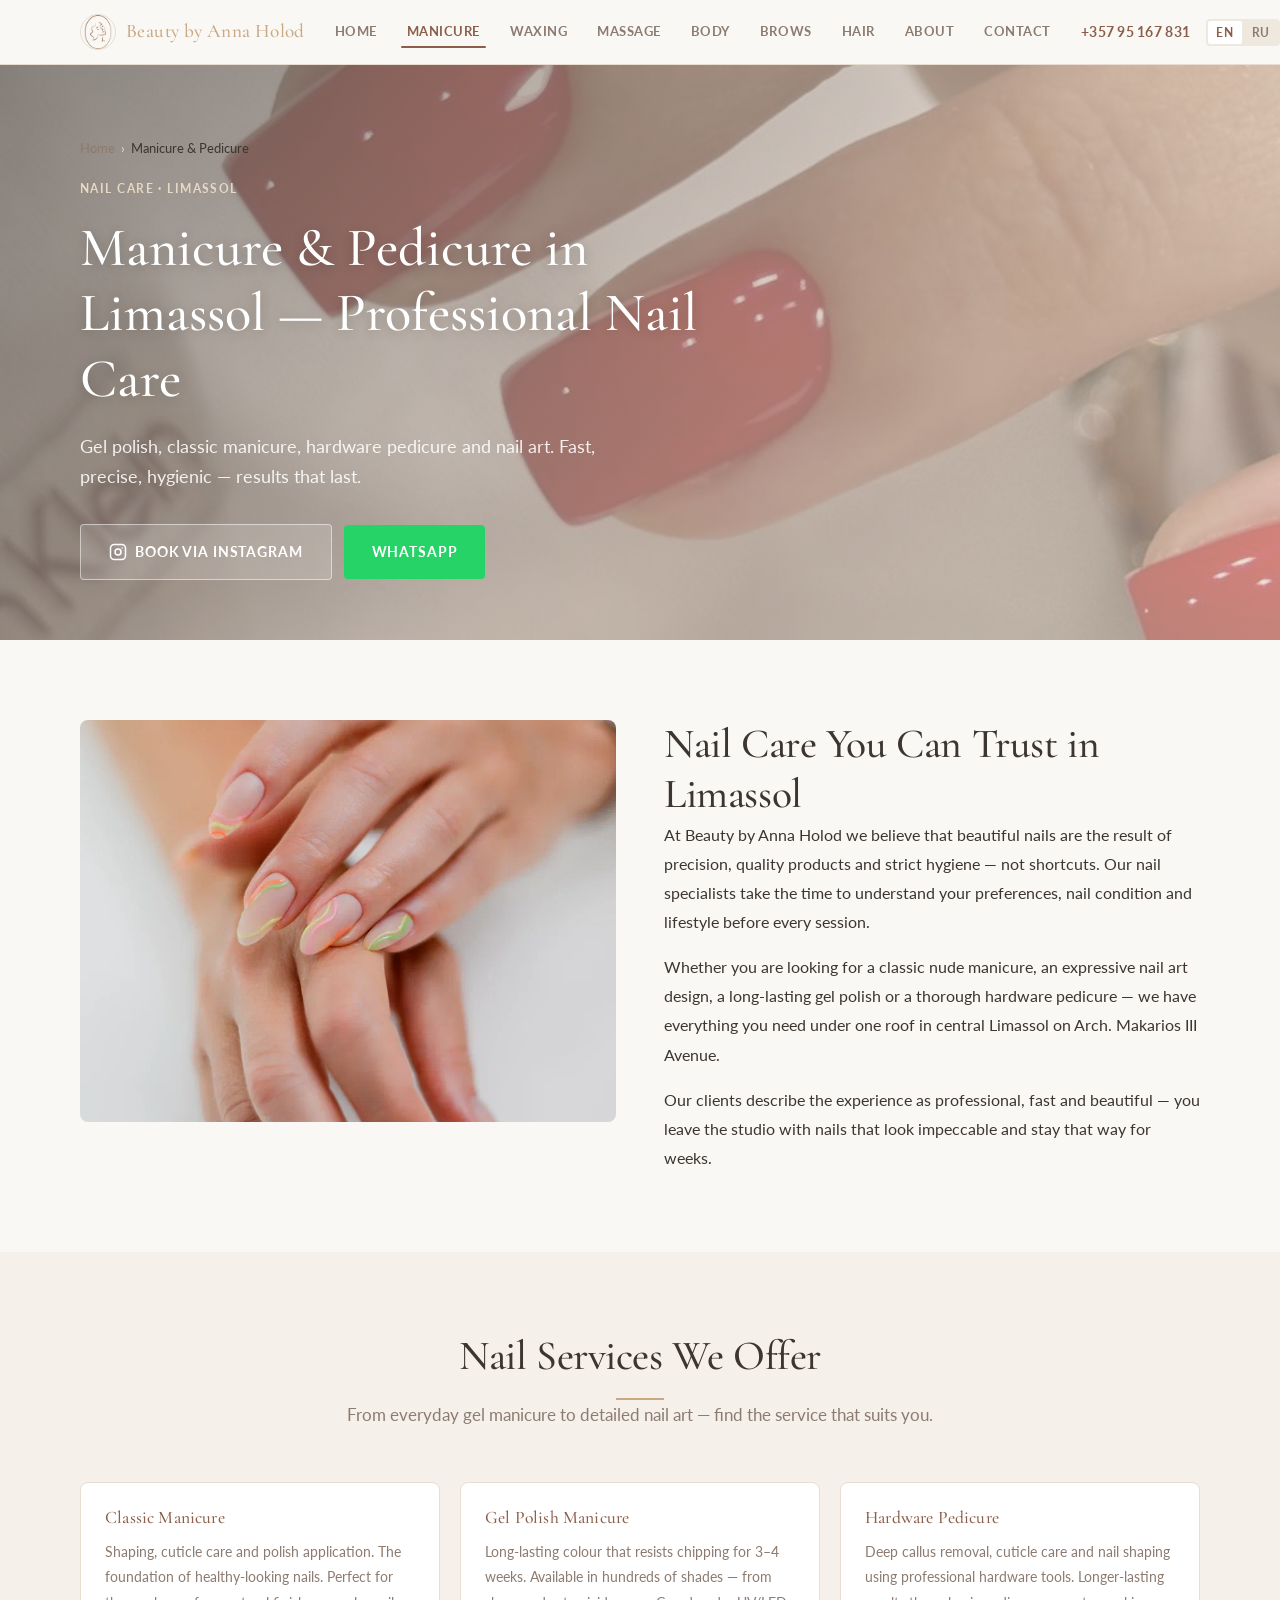
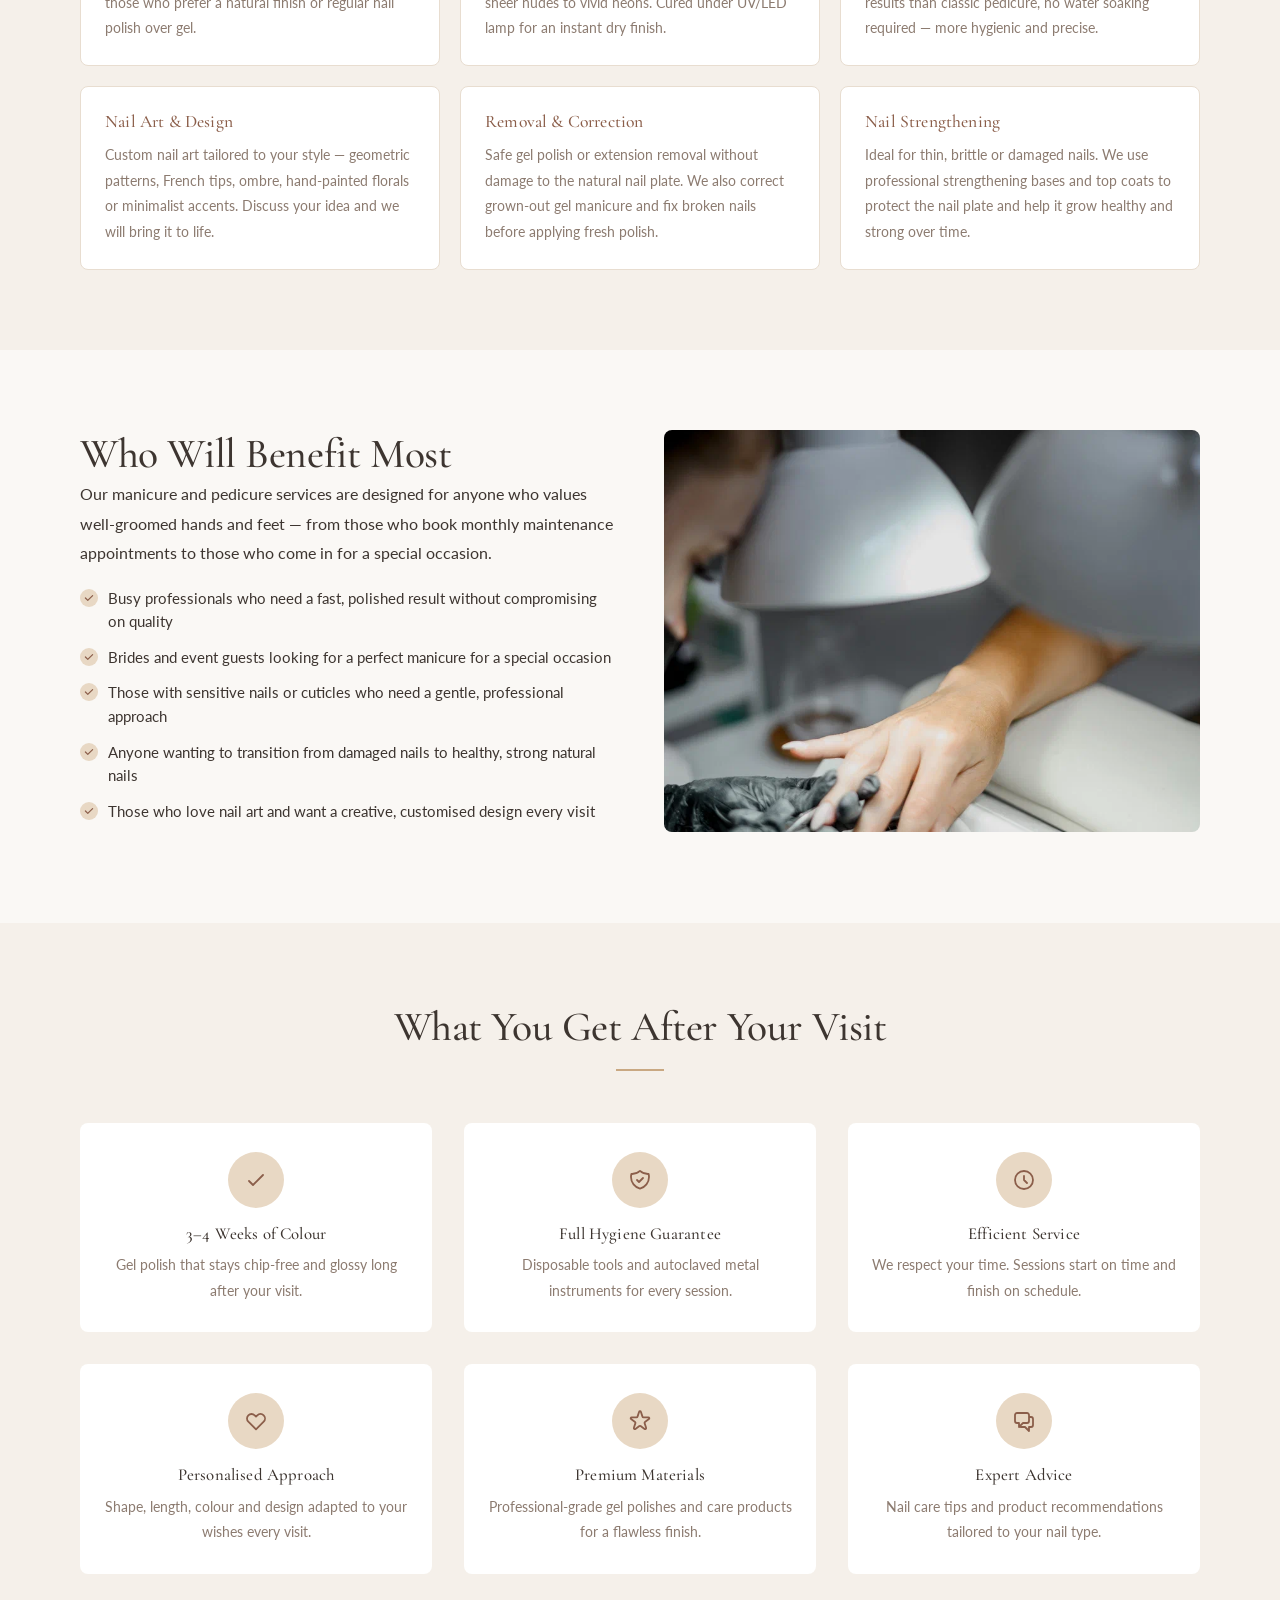
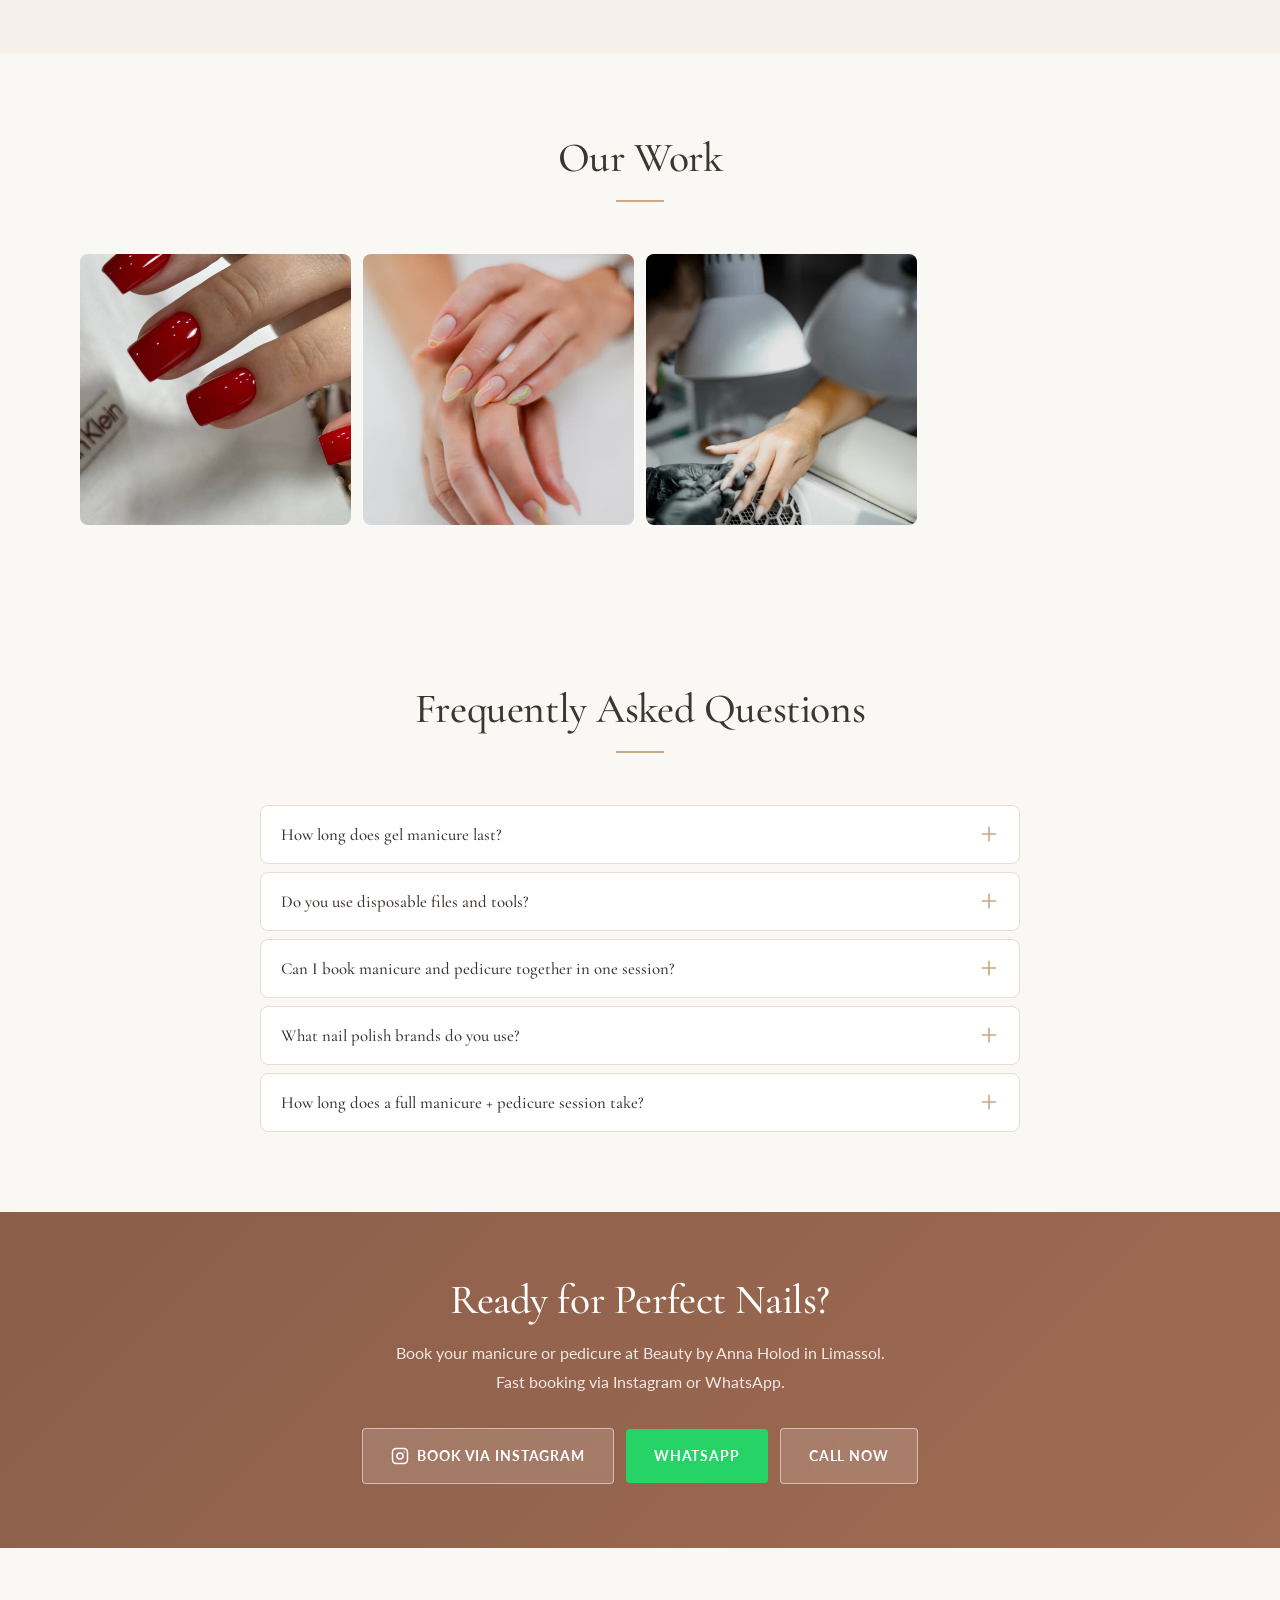
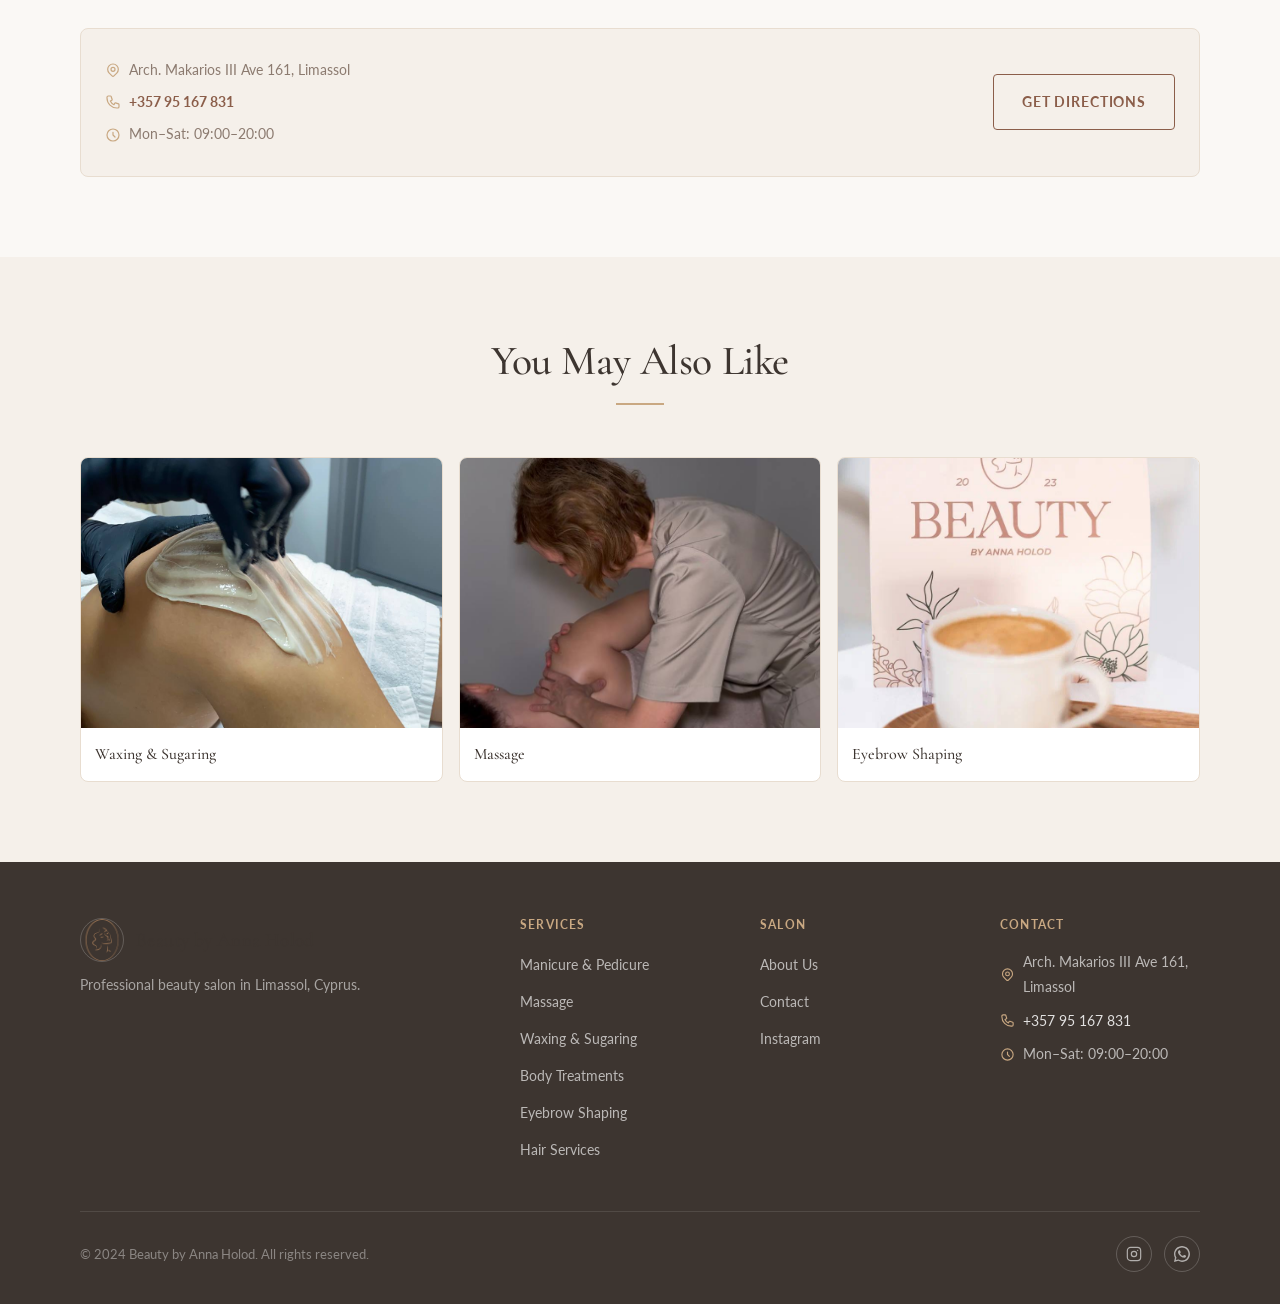
<file: manicure.html>
<!DOCTYPE html>
<html lang="en">
<head>
  <meta charset="UTF-8">
  <meta name="viewport" content="width=device-width, initial-scale=1.0">
  <title>Manicure & Pedicure in Limassol | Nail Salon — Beauty by Anna Holod</title>
  <meta name="description" content="Professional manicure and pedicure in Limassol. Gel polish, hardware pedicure, nail art. Clean tools, lasting results. Book at Beauty by Anna Holod on Makarios III.">
  <meta name="robots" content="index, follow">
  <link rel="canonical" href="https://beauty-by-anna-holod.com/manicure.html">
  <meta property="og:type" content="website">
  <meta property="og:title" content="Manicure & Pedicure in Limassol | Nail Salon — Beauty by Anna Holod">
  <meta property="og:description" content="Professional manicure and pedicure in Limassol. Gel polish, hardware pedicure, nail art. Clean tools, lasting results.">
  <meta property="og:image" content="https://beauty-by-anna-holod.com/images/manicure-1.jpg">
  <meta property="og:url" content="https://beauty-by-anna-holod.com/manicure.html">
  <link rel="icon" type="image/x-icon" href="images/favicon-pack/favicon.ico">
  <link rel="icon" type="image/png" sizes="32x32" href="images/favicon-pack/favicon-32x32.png">
  <link rel="icon" type="image/png" sizes="16x16" href="images/favicon-pack/favicon-16x16.png">
  <link rel="apple-touch-icon" sizes="180x180" href="images/favicon-pack/apple-touch-icon.png">
  <link rel="stylesheet" href="style.css">
  <script type="application/ld+json">
  [
    {
      "@context": "https://schema.org",
      "@type": "BeautySalon",
      "name": "Beauty by Anna Holod",
      "url": "https://beauty-by-anna-holod.com",
      "telephone": "+35795167831",
      "image": "https://beauty-by-anna-holod.com/images/manicure-1.jpg",
      "address": {
        "@type": "PostalAddress",
        "streetAddress": "Arch. Makarios III Avenue 161",
        "addressLocality": "Limassol",
        "addressCountry": "CY",
        "postalCode": "3090"
      },
      "geo": {
        "@type": "GeoCoordinates",
        "latitude": "34.6751",
        "longitude": "33.0441"
      },
      "sameAs": ["https://www.instagram.com/beauty_by_anna_holod/"],
      "openingHours": ["Mo-Sa 09:00-20:00"],
      "priceRange": "€€",
      "areaServed": "Limassol, Cyprus"
    },
    {
      "@context": "https://schema.org",
      "@type": "FAQPage",
      "mainEntity": [
        {
          "@type": "Question",
          "name": "How long does gel manicure last?",
          "acceptedAnswer": {
            "@type": "Answer",
            "text": "Gel manicure typically lasts 3–4 weeks without chipping. The exact duration depends on your nail growth and daily activities. We use high-quality gel polish brands that ensure long-lasting results."
          }
        },
        {
          "@type": "Question",
          "name": "Do you use disposable files and tools?",
          "acceptedAnswer": {
            "@type": "Answer",
            "text": "Yes. Hygiene is our top priority. We use disposable files, buffers and single-use accessories for every client. All metal tools are sterilised in an autoclave between sessions."
          }
        },
        {
          "@type": "Question",
          "name": "Can I book manicure and pedicure together in one session?",
          "acceptedAnswer": {
            "@type": "Answer",
            "text": "Absolutely. Many clients combine manicure and pedicure in a single visit. Please mention when booking so we can schedule enough time — usually 2–2.5 hours for a full combo session."
          }
        },
        {
          "@type": "Question",
          "name": "What nail polish brands do you use?",
          "acceptedAnswer": {
            "@type": "Answer",
            "text": "We work with professional gel polish brands known for their rich pigmentation and durability. Our colour palette is updated regularly so there is always something new to choose from."
          }
        },
        {
          "@type": "Question",
          "name": "How long does a full manicure + pedicure session take?",
          "acceptedAnswer": {
            "@type": "Answer",
            "text": "A classic manicure takes about 60–75 minutes. A hardware pedicure takes 60–90 minutes. A combined manicure + pedicure session is typically 2–2.5 hours, depending on the services chosen."
          }
        }
      ]
    }
  ]
  </script>
</head>
<body>


<header class="site-header">
  <div class="container">
    <div class="header__inner">
      <a href="index.html" class="header__logo">
        <img src="images/favicon-pack/apple-touch-icon.png" alt="Beauty by Anna Holod logo" class="header__logo-img" width="36" height="36">
        <span class="header__logo-text">Beauty <span>by Anna Holod</span></span>
      </a>
      <nav class="site-nav" id="site-nav" aria-label="Main navigation">
        <ul>
          <li><a href="index.html" data-en="Home" data-ru="Главная">Home</a></li>
          <li><a href="manicure.html" class="active" data-en="Manicure" data-ru="Маникюр">Manicure</a></li>
          <li><a href="waxing.html" data-en="Waxing" data-ru="Депиляция">Waxing</a></li>
          <li><a href="massage.html" data-en="Massage" data-ru="Массаж">Massage</a></li>
          <li><a href="body.html" data-en="Body" data-ru="Тело">Body</a></li>
          <li><a href="brows.html" data-en="Brows" data-ru="Брови">Brows</a></li>
          <li><a href="hair.html" data-en="Hair" data-ru="Волосы">Hair</a></li>
          <li><a href="about.html" data-en="About" data-ru="О нас">About</a></li>
          <li><a href="contact.html" data-en="Contact" data-ru="Контакты">Contact</a></li>
        </ul>
      </nav>
      <div class="header__right">
        <a href="tel:+35795167831" class="header__phone">+357 95 167 831</a>
        <div class="lang-switcher">
          <button class="lang-btn active" data-lang="en">EN</button>
          <button class="lang-btn" data-lang="ru">RU</button>
        </div>
        <a href="https://n355630.alteg.io/" target="_blank" rel="noopener" class="btn btn--primary header__book-btn" data-en="Book Now" data-ru="Записаться">Book Now</a>
        <button class="hamburger" id="hamburger" aria-label="Toggle menu" aria-expanded="false">
          <span></span><span></span><span></span>
        </button>
      </div>
    </div>
  </div>
</header>

<!-- HERO -->
<section class="hero hero--service">
  <div class="hero__bg">
    <img src="images/manicure-1.jpg" alt="Professional manicure in Limassol — Beauty by Anna Holod nail salon" loading="eager">
  </div>
  <div class="hero__overlay"></div>
  <div class="container">
    <div class="hero__content">
      <nav class="breadcrumb" aria-label="Breadcrumb">
        <a href="index.html" data-en="Home" data-ru="Главная">Home</a>
        <span class="sep">›</span>
        <span data-en="Manicure & Pedicure" data-ru="Маникюр и педикюр">Manicure & Pedicure</span>
      </nav>
      <p class="hero__tag" data-en="Nail Care · Limassol" data-ru="Уход за ногтями · Лимассол">Nail Care · Limassol</p>
      <h1 class="hero__title" data-en="Manicure & Pedicure in Limassol — Professional Nail Care" data-ru="Маникюр и педикюр в Лимассоле — профессиональный уход">Manicure & Pedicure in Limassol — Professional Nail Care</h1>
      <p class="hero__subtitle" data-en="Gel polish, classic manicure, hardware pedicure and nail art. Fast, precise, hygienic — results that last." data-ru="Гель-лак, классический маникюр, аппаратный педикюр и nail art. Быстро, точно, гигиенично — результат надолго.">Gel polish, classic manicure, hardware pedicure and nail art. Fast, precise, hygienic — results that last.</p>
      <div class="btn-group">
        <a href="https://www.instagram.com/beauty_by_anna_holod/" target="_blank" rel="noopener" class="btn btn--ghost">
          <svg xmlns="http://www.w3.org/2000/svg" viewBox="0 0 24 24" fill="none" stroke="currentColor" stroke-width="2" width="18" height="18"><rect x="2" y="2" width="20" height="20" rx="5"/><circle cx="12" cy="12" r="4"/><circle cx="17.5" cy="6.5" r="1" fill="currentColor" stroke="none"/></svg>
          <span data-en="Book via Instagram" data-ru="Записаться в Instagram">Book via Instagram</span>
        </a>
        <a href="https://wa.me/35795167831" target="_blank" rel="noopener" class="btn btn--wa">
          <span data-en="WhatsApp" data-ru="WhatsApp">WhatsApp</span>
        </a>
      </div>
    </div>
  </div>
</section>

<!-- SEO INTRO -->
<section class="section">
  <div class="container">
    <div class="service-intro reveal">
      <div class="service-intro__img">
        <img src="images/manicure-2.jpg" alt="Gel manicure close-up — Beauty by Anna Holod, Limassol" loading="lazy">
      </div>
      <div>
        <h2 data-en="Nail Care You Can Trust in Limassol" data-ru="Уход за ногтями, которому можно доверять в Лимассоле">Nail Care You Can Trust in Limassol</h2>
        <p data-en="At Beauty by Anna Holod we believe that beautiful nails are the result of precision, quality products and strict hygiene — not shortcuts. Our nail specialists take the time to understand your preferences, nail condition and lifestyle before every session." data-ru="В Beauty by Anna Holod мы убеждены: красивые ногти — это результат точности, качественных материалов и строгой гигиены. Наши специалисты уделяют время, чтобы понять ваши предпочтения, состояние ногтей и образ жизни.">At Beauty by Anna Holod we believe that beautiful nails are the result of precision, quality products and strict hygiene — not shortcuts. Our nail specialists take the time to understand your preferences, nail condition and lifestyle before every session.</p>
        <p data-en="Whether you are looking for a classic nude manicure, an expressive nail art design, a long-lasting gel polish or a thorough hardware pedicure — we have everything you need under one roof in central Limassol on Arch. Makarios III Avenue." data-ru="Будь то классический нюдовый маникюр, выразительный дизайн ногтей, стойкий гель-лак или тщательный аппаратный педикюр — у нас есть всё необходимое в центре Лимассола на проспекте Архиепископа Макариоса III.">Whether you are looking for a classic nude manicure, an expressive nail art design, a long-lasting gel polish or a thorough hardware pedicure — we have everything you need under one roof in central Limassol on Arch. Makarios III Avenue.</p>
        <p data-en="Our clients describe the experience as professional, fast and beautiful — you leave the studio with nails that look impeccable and stay that way for weeks." data-ru="Наши клиенты описывают опыт как профессиональный, быстрый и красивый — вы уходите из студии с безупречными ногтями, которые остаются такими на несколько недель.">Our clients describe the experience as professional, fast and beautiful — you leave the studio with nails that look impeccable and stay that way for weeks.</p>
      </div>
    </div>
  </div>
</section>

<!-- WHAT'S INCLUDED -->
<section class="section section--alt">
  <div class="container">
    <div class="section__header reveal">
      <h2 data-en="Nail Services We Offer" data-ru="Наши услуги для ногтей">Nail Services We Offer</h2>
      <div class="divider"></div>
      <p class="section__subtitle" data-en="From everyday gel manicure to detailed nail art — find the service that suits you." data-ru="От повседневного гель-лака до детального nail art — найдите услугу, которая подходит именно вам.">From everyday gel manicure to detailed nail art — find the service that suits you.</p>
    </div>
    <div class="info-grid reveal">
      <div class="info-card">
        <h3 data-en="Classic Manicure" data-ru="Классический маникюр">Classic Manicure</h3>
        <p data-en="Shaping, cuticle care and polish application. The foundation of healthy-looking nails. Perfect for those who prefer a natural finish or regular nail polish over gel." data-ru="Форма, уход за кутикулой и нанесение лака. Основа здоровых ногтей. Идеально для тех, кто предпочитает натуральный вид или обычный лак вместо геля.">Shaping, cuticle care and polish application. The foundation of healthy-looking nails. Perfect for those who prefer a natural finish or regular nail polish over gel.</p>
      </div>
      <div class="info-card">
        <h3 data-en="Gel Polish Manicure" data-ru="Маникюр с гель-лаком">Gel Polish Manicure</h3>
        <p data-en="Long-lasting colour that resists chipping for 3–4 weeks. Available in hundreds of shades — from sheer nudes to vivid neons. Cured under UV/LED lamp for an instant dry finish." data-ru="Стойкий цвет без сколов до 3–4 недель. Сотни оттенков — от прозрачного нюда до ярких неонов. Фиксация под UV/LED-лампой для мгновенного высыхания.">Long-lasting colour that resists chipping for 3–4 weeks. Available in hundreds of shades — from sheer nudes to vivid neons. Cured under UV/LED lamp for an instant dry finish.</p>
      </div>
      <div class="info-card">
        <h3 data-en="Hardware Pedicure" data-ru="Аппаратный педикюр">Hardware Pedicure</h3>
        <p data-en="Deep callus removal, cuticle care and nail shaping using professional hardware tools. Longer-lasting results than classic pedicure, no water soaking required — more hygienic and precise." data-ru="Глубокое удаление мозолей, уход за кутикулой и формирование ногтей с помощью профессиональных аппаратных инструментов. Результат сохраняется дольше, чем при классическом педикюре.">Deep callus removal, cuticle care and nail shaping using professional hardware tools. Longer-lasting results than classic pedicure, no water soaking required — more hygienic and precise.</p>
      </div>
      <div class="info-card">
        <h3 data-en="Nail Art & Design" data-ru="Nail art и дизайн">Nail Art & Design</h3>
        <p data-en="Custom nail art tailored to your style — geometric patterns, French tips, ombre, hand-painted florals or minimalist accents. Discuss your idea and we will bring it to life." data-ru="Индивидуальный nail art под ваш стиль — геометрические узоры, французский маникюр, омбре, цветочная роспись или минималистичные акценты. Опишите идею — мы воплотим её в жизнь.">Custom nail art tailored to your style — geometric patterns, French tips, ombre, hand-painted florals or minimalist accents. Discuss your idea and we will bring it to life.</p>
      </div>
      <div class="info-card">
        <h3 data-en="Removal & Correction" data-ru="Снятие и коррекция">Removal & Correction</h3>
        <p data-en="Safe gel polish or extension removal without damage to the natural nail plate. We also correct grown-out gel manicure and fix broken nails before applying fresh polish." data-ru="Безопасное снятие гель-лака или наращивания без повреждения натурального ногтя. Также делаем коррекцию отросшего маникюра и восстановление сломанных ногтей.">Safe gel polish or extension removal without damage to the natural nail plate. We also correct grown-out gel manicure and fix broken nails before applying fresh polish.</p>
      </div>
      <div class="info-card">
        <h3 data-en="Nail Strengthening" data-ru="Укрепление ногтей">Nail Strengthening</h3>
        <p data-en="Ideal for thin, brittle or damaged nails. We use professional strengthening bases and top coats to protect the nail plate and help it grow healthy and strong over time." data-ru="Идеально для тонких, ломких или повреждённых ногтей. Профессиональные укрепляющие базы и топы защищают ногтевую пластину и помогают ей расти здоровой.">Ideal for thin, brittle or damaged nails. We use professional strengthening bases and top coats to protect the nail plate and help it grow healthy and strong over time.</p>
      </div>
    </div>
  </div>
</section>

<!-- FOR WHOM -->
<section class="section">
  <div class="container">
    <div class="service-intro reveal">
      <div>
        <h2 data-en="Who Will Benefit Most" data-ru="Кому подойдёт наш маникюр">Who Will Benefit Most</h2>
        <p data-en="Our manicure and pedicure services are designed for anyone who values well-groomed hands and feet — from those who book monthly maintenance appointments to those who come in for a special occasion." data-ru="Наши услуги маникюра и педикюра подойдут всем, кто ценит ухоженные руки и ноги — от тех, кто записывается ежемесячно, до тех, кто приходит по особому случаю.">Our manicure and pedicure services are designed for anyone who values well-groomed hands and feet — from those who book monthly maintenance appointments to those who come in for a special occasion.</p>
        <ul class="checklist">
          <li data-en="Busy professionals who need a fast, polished result without compromising on quality" data-ru="Занятые профессионалы, которым нужен быстрый результат без потери качества">Busy professionals who need a fast, polished result without compromising on quality</li>
          <li data-en="Brides and event guests looking for a perfect manicure for a special occasion" data-ru="Невесты и гости мероприятий, которым нужен идеальный маникюр для особого случая">Brides and event guests looking for a perfect manicure for a special occasion</li>
          <li data-en="Those with sensitive nails or cuticles who need a gentle, professional approach" data-ru="Те, у кого чувствительные ногти или кутикула — им нужен мягкий профессиональный подход">Those with sensitive nails or cuticles who need a gentle, professional approach</li>
          <li data-en="Anyone wanting to transition from damaged nails to healthy, strong natural nails" data-ru="Все, кто хочет перейти от повреждённых ногтей к здоровым и крепким натуральным ногтям">Anyone wanting to transition from damaged nails to healthy, strong natural nails</li>
          <li data-en="Those who love nail art and want a creative, customised design every visit" data-ru="Те, кто любит nail art и хочет получать уникальный дизайн при каждом визите">Those who love nail art and want a creative, customised design every visit</li>
        </ul>
      </div>
      <div class="service-intro__img">
        <img src="images/manicure-3.jpg" alt="Nail art design — professional manicure at Beauty by Anna Holod" loading="lazy">
      </div>
    </div>
  </div>
</section>

<!-- RESULTS -->
<section class="section section--alt">
  <div class="container">
    <div class="section__header reveal">
      <h2 data-en="What You Get After Your Visit" data-ru="Что вы получите после визита">What You Get After Your Visit</h2>
      <div class="divider"></div>
    </div>
    <div class="features-grid reveal">
      <div class="feature-item">
        <div class="feature-item__icon">
          <svg xmlns="http://www.w3.org/2000/svg" fill="none" viewBox="0 0 24 24" stroke="currentColor" stroke-width="1.8"><path stroke-linecap="round" stroke-linejoin="round" d="M5 13l4 4L19 7"/></svg>
        </div>
        <h3 data-en="3–4 Weeks of Colour" data-ru="3–4 недели цвета">3–4 Weeks of Colour</h3>
        <p data-en="Gel polish that stays chip-free and glossy long after your visit." data-ru="Гель-лак остаётся без сколов и блестящим долго после визита.">Gel polish that stays chip-free and glossy long after your visit.</p>
      </div>
      <div class="feature-item">
        <div class="feature-item__icon">
          <svg xmlns="http://www.w3.org/2000/svg" fill="none" viewBox="0 0 24 24" stroke="currentColor" stroke-width="1.8"><path stroke-linecap="round" stroke-linejoin="round" d="M9 12l2 2 4-4m5.618-4.016A11.955 11.955 0 0112 2.944a11.955 11.955 0 01-8.618 3.04A12.02 12.02 0 003 9c0 5.591 3.824 10.29 9 11.622 5.176-1.332 9-6.03 9-11.622 0-1.042-.133-2.052-.382-3.016z"/></svg>
        </div>
        <h3 data-en="Full Hygiene Guarantee" data-ru="Полная гарантия гигиены">Full Hygiene Guarantee</h3>
        <p data-en="Disposable tools and autoclaved metal instruments for every session." data-ru="Одноразовые инструменты и стерилизованные металлические инструменты для каждого сеанса.">Disposable tools and autoclaved metal instruments for every session.</p>
      </div>
      <div class="feature-item">
        <div class="feature-item__icon">
          <svg xmlns="http://www.w3.org/2000/svg" fill="none" viewBox="0 0 24 24" stroke="currentColor" stroke-width="1.8"><path stroke-linecap="round" stroke-linejoin="round" d="M12 8v4l3 3m6-3a9 9 0 11-18 0 9 9 0 0118 0z"/></svg>
        </div>
        <h3 data-en="Efficient Service" data-ru="Эффективный сервис">Efficient Service</h3>
        <p data-en="We respect your time. Sessions start on time and finish on schedule." data-ru="Мы уважаем ваше время. Сеансы начинаются и заканчиваются по расписанию.">We respect your time. Sessions start on time and finish on schedule.</p>
      </div>
      <div class="feature-item">
        <div class="feature-item__icon">
          <svg xmlns="http://www.w3.org/2000/svg" fill="none" viewBox="0 0 24 24" stroke="currentColor" stroke-width="1.8"><path stroke-linecap="round" stroke-linejoin="round" d="M4.318 6.318a4.5 4.5 0 000 6.364L12 20.364l7.682-7.682a4.5 4.5 0 00-6.364-6.364L12 7.636l-1.318-1.318a4.5 4.5 0 00-6.364 0z"/></svg>
        </div>
        <h3 data-en="Personalised Approach" data-ru="Персонализированный подход">Personalised Approach</h3>
        <p data-en="Shape, length, colour and design adapted to your wishes every visit." data-ru="Форма, длина, цвет и дизайн адаптированы к вашим пожеланиям при каждом визите.">Shape, length, colour and design adapted to your wishes every visit.</p>
      </div>
      <div class="feature-item">
        <div class="feature-item__icon">
          <svg xmlns="http://www.w3.org/2000/svg" fill="none" viewBox="0 0 24 24" stroke="currentColor" stroke-width="1.8"><path stroke-linecap="round" stroke-linejoin="round" d="M11.049 2.927c.3-.921 1.603-.921 1.902 0l1.519 4.674a1 1 0 00.95.69h4.915c.969 0 1.371 1.24.588 1.81l-3.976 2.888a1 1 0 00-.363 1.118l1.518 4.674c.3.922-.755 1.688-1.538 1.118l-3.976-2.888a1 1 0 00-1.176 0l-3.976 2.888c-.783.57-1.838-.197-1.538-1.118l1.518-4.674a1 1 0 00-.363-1.118l-3.976-2.888c-.784-.57-.38-1.81.588-1.81h4.914a1 1 0 00.951-.69l1.519-4.674z"/></svg>
        </div>
        <h3 data-en="Premium Materials" data-ru="Премиальные материалы">Premium Materials</h3>
        <p data-en="Professional-grade gel polishes and care products for a flawless finish." data-ru="Профессиональные гель-лаки и средства по уходу для безупречного результата.">Professional-grade gel polishes and care products for a flawless finish.</p>
      </div>
      <div class="feature-item">
        <div class="feature-item__icon">
          <svg xmlns="http://www.w3.org/2000/svg" fill="none" viewBox="0 0 24 24" stroke="currentColor" stroke-width="1.8"><path stroke-linecap="round" stroke-linejoin="round" d="M17 8h2a2 2 0 012 2v6a2 2 0 01-2 2h-2v4l-4-4H9a1.994 1.994 0 01-1.414-.586m0 0L11 14h4a2 2 0 002-2V6a2 2 0 00-2-2H5a2 2 0 00-2 2v6a2 2 0 002 2h2v4l.586-.586z"/></svg>
        </div>
        <h3 data-en="Expert Advice" data-ru="Экспертные советы">Expert Advice</h3>
        <p data-en="Nail care tips and product recommendations tailored to your nail type." data-ru="Советы по уходу за ногтями и рекомендации по продуктам с учётом типа ваших ногтей.">Nail care tips and product recommendations tailored to your nail type.</p>
      </div>
    </div>
  </div>
</section>

<!-- GALLERY -->
<section class="section">
  <div class="container">
    <div class="section__header reveal">
      <h2 data-en="Our Work" data-ru="Наши работы">Our Work</h2>
      <div class="divider"></div>
    </div>
    <div class="gallery-grid reveal">
      <div class="gallery-item">
        <img src="images/manicure-1.jpg" alt="Gel manicure — Beauty by Anna Holod Limassol" loading="lazy">
      </div>
      <div class="gallery-item">
        <img src="images/manicure-2.jpg" alt="Nail art design — professional manicure Limassol" loading="lazy">
      </div>
      <div class="gallery-item">
        <img src="images/manicure-3.jpg" alt="Hardware pedicure — Beauty by Anna Holod" loading="lazy">
      </div>
    </div>
  </div>
</section>


<!-- FAQ -->
<section class="section">
  <div class="container">
    <div class="section__header reveal">
      <h2 data-en="Frequently Asked Questions" data-ru="Часто задаваемые вопросы">Frequently Asked Questions</h2>
      <div class="divider"></div>
    </div>
    <div class="faq-list reveal">
      <div class="faq-item">
        <button class="faq-item__q" aria-expanded="false">
          <span data-en="How long does gel manicure last?" data-ru="Сколько держится гель-лак?">How long does gel manicure last?</span>
          <svg class="faq-item__icon" xmlns="http://www.w3.org/2000/svg" fill="none" viewBox="0 0 24 24" stroke="currentColor" stroke-width="2"><path stroke-linecap="round" stroke-linejoin="round" d="M12 4v16m8-8H4"/></svg>
        </button>
        <div class="faq-item__a">
          <p data-en="Gel manicure typically lasts 3–4 weeks without chipping. The exact duration depends on your nail growth and daily activities. We use high-quality gel polish brands that ensure long-lasting results." data-ru="Гель-лак обычно держится 3–4 недели без сколов. Точная продолжительность зависит от роста ногтей и повседневной деятельности. Мы используем качественные бренды гель-лаков для долговечного результата.">Gel manicure typically lasts 3–4 weeks without chipping. The exact duration depends on your nail growth and daily activities. We use high-quality gel polish brands that ensure long-lasting results.</p>
        </div>
      </div>
      <div class="faq-item">
        <button class="faq-item__q" aria-expanded="false">
          <span data-en="Do you use disposable files and tools?" data-ru="Вы используете одноразовые пилочки и инструменты?">Do you use disposable files and tools?</span>
          <svg class="faq-item__icon" xmlns="http://www.w3.org/2000/svg" fill="none" viewBox="0 0 24 24" stroke="currentColor" stroke-width="2"><path stroke-linecap="round" stroke-linejoin="round" d="M12 4v16m8-8H4"/></svg>
        </button>
        <div class="faq-item__a">
          <p data-en="Yes. Hygiene is our top priority. We use disposable files, buffers and single-use accessories for every client. All metal tools are sterilised in an autoclave between sessions." data-ru="Да. Гигиена — наш главный приоритет. Мы используем одноразовые пилочки, баффы и одноразовые аксессуары для каждого клиента. Все металлические инструменты стерилизуются в автоклаве между сеансами.">Yes. Hygiene is our top priority. We use disposable files, buffers and single-use accessories for every client. All metal tools are sterilised in an autoclave between sessions.</p>
        </div>
      </div>
      <div class="faq-item">
        <button class="faq-item__q" aria-expanded="false">
          <span data-en="Can I book manicure and pedicure together in one session?" data-ru="Можно ли записаться на маникюр и педикюр вместе?">Can I book manicure and pedicure together in one session?</span>
          <svg class="faq-item__icon" xmlns="http://www.w3.org/2000/svg" fill="none" viewBox="0 0 24 24" stroke="currentColor" stroke-width="2"><path stroke-linecap="round" stroke-linejoin="round" d="M12 4v16m8-8H4"/></svg>
        </button>
        <div class="faq-item__a">
          <p data-en="Absolutely. Many clients combine manicure and pedicure in a single visit. Please mention when booking so we can schedule enough time — usually 2–2.5 hours for a full combo session." data-ru="Конечно. Многие клиенты совмещают маникюр и педикюр в одном визите. Уточните при записи, чтобы мы выделили достаточно времени — обычно 2–2,5 часа на комбинированный сеанс.">Absolutely. Many clients combine manicure and pedicure in a single visit. Please mention when booking so we can schedule enough time — usually 2–2.5 hours for a full combo session.</p>
        </div>
      </div>
      <div class="faq-item">
        <button class="faq-item__q" aria-expanded="false">
          <span data-en="What nail polish brands do you use?" data-ru="Какие бренды гель-лаков вы используете?">What nail polish brands do you use?</span>
          <svg class="faq-item__icon" xmlns="http://www.w3.org/2000/svg" fill="none" viewBox="0 0 24 24" stroke="currentColor" stroke-width="2"><path stroke-linecap="round" stroke-linejoin="round" d="M12 4v16m8-8H4"/></svg>
        </button>
        <div class="faq-item__a">
          <p data-en="We work with professional gel polish brands known for their rich pigmentation and durability. Our colour palette is updated regularly so there is always something new to choose from." data-ru="Мы работаем с профессиональными брендами гель-лаков, известными насыщенной пигментацией и долговечностью. Палитра цветов регулярно обновляется, чтобы всегда было что-то новое.">We work with professional gel polish brands known for their rich pigmentation and durability. Our colour palette is updated regularly so there is always something new to choose from.</p>
        </div>
      </div>
      <div class="faq-item">
        <button class="faq-item__q" aria-expanded="false">
          <span data-en="How long does a full manicure + pedicure session take?" data-ru="Сколько длится полный сеанс маникюра + педикюра?">How long does a full manicure + pedicure session take?</span>
          <svg class="faq-item__icon" xmlns="http://www.w3.org/2000/svg" fill="none" viewBox="0 0 24 24" stroke="currentColor" stroke-width="2"><path stroke-linecap="round" stroke-linejoin="round" d="M12 4v16m8-8H4"/></svg>
        </button>
        <div class="faq-item__a">
          <p data-en="A classic manicure takes about 60–75 minutes. A hardware pedicure takes 60–90 minutes. A combined manicure + pedicure session is typically 2–2.5 hours, depending on the services chosen." data-ru="Классический маникюр занимает около 60–75 минут. Аппаратный педикюр — 60–90 минут. Комбинированный сеанс маникюра + педикюра обычно 2–2,5 часа в зависимости от выбранных услуг.">A classic manicure takes about 60–75 minutes. A hardware pedicure takes 60–90 minutes. A combined manicure + pedicure session is typically 2–2.5 hours, depending on the services chosen.</p>
        </div>
      </div>
    </div>
  </div>
</section>

<!-- CTA -->
<section class="cta-section">
  <div class="container">
    <h2 data-en="Ready for Perfect Nails?" data-ru="Готовы к идеальным ногтям?">Ready for Perfect Nails?</h2>
    <p data-en="Book your manicure or pedicure at Beauty by Anna Holod in Limassol. Fast booking via Instagram or WhatsApp." data-ru="Запишитесь на маникюр или педикюр в Beauty by Anna Holod в Лимассоле. Быстрая запись через Instagram или WhatsApp.">Book your manicure or pedicure at Beauty by Anna Holod in Limassol. Fast booking via Instagram or WhatsApp.</p>
    <div class="btn-group">
      <a href="https://www.instagram.com/beauty_by_anna_holod/" target="_blank" rel="noopener" class="btn btn--ghost">
        <svg xmlns="http://www.w3.org/2000/svg" viewBox="0 0 24 24" fill="none" stroke="currentColor" stroke-width="2" width="18" height="18"><rect x="2" y="2" width="20" height="20" rx="5"/><circle cx="12" cy="12" r="4"/><circle cx="17.5" cy="6.5" r="1" fill="currentColor" stroke="none"/></svg>
        <span data-en="Book via Instagram" data-ru="Записаться в Instagram">Book via Instagram</span>
      </a>
      <a href="https://wa.me/35795167831" target="_blank" rel="noopener" class="btn btn--wa">
        <span data-en="WhatsApp" data-ru="WhatsApp">WhatsApp</span>
      </a>
      <a href="tel:+35795167831" class="btn btn--ghost" data-en="Call Now" data-ru="Позвонить">Call Now</a>
    </div>
  </div>
</section>

<!-- MINI CONTACT -->
<section class="section">
  <div class="container">
    <div class="mini-contact reveal">
      <div class="mini-contact__info">
        <div class="mini-contact__row">
          <svg xmlns="http://www.w3.org/2000/svg" fill="none" viewBox="0 0 24 24" stroke="currentColor" stroke-width="1.8"><path stroke-linecap="round" stroke-linejoin="round" d="M17.657 16.657L13.414 20.9a1.998 1.998 0 01-2.827 0l-4.244-4.243a8 8 0 1111.314 0z"/><path stroke-linecap="round" stroke-linejoin="round" d="M15 11a3 3 0 11-6 0 3 3 0 016 0z"/></svg>
          <span data-en="Arch. Makarios III Ave 161, Limassol" data-ru="просп. Архиепископа Макариоса III, 161, Лимассол">Arch. Makarios III Ave 161, Limassol</span>
        </div>
        <div class="mini-contact__row">
          <svg xmlns="http://www.w3.org/2000/svg" fill="none" viewBox="0 0 24 24" stroke="currentColor" stroke-width="1.8"><path stroke-linecap="round" stroke-linejoin="round" d="M3 5a2 2 0 012-2h3.28a1 1 0 01.948.684l1.498 4.493a1 1 0 01-.502 1.21l-2.257 1.13a11.042 11.042 0 005.516 5.516l1.13-2.257a1 1 0 011.21-.502l4.493 1.498a1 1 0 01.684.949V19a2 2 0 01-2 2h-1C9.716 21 3 14.284 3 6V5z"/></svg>
          <a href="tel:+35795167831">+357 95 167 831</a>
        </div>
        <div class="mini-contact__row">
          <svg xmlns="http://www.w3.org/2000/svg" fill="none" viewBox="0 0 24 24" stroke="currentColor" stroke-width="1.8"><path stroke-linecap="round" stroke-linejoin="round" d="M12 8v4l3 3m6-3a9 9 0 11-18 0 9 9 0 0118 0z"/></svg>
          <span data-en="Mon–Sat: 09:00–20:00" data-ru="Пн–Сб: 09:00–20:00">Mon–Sat: 09:00–20:00</span>
        </div>
      </div>
      <a href="contact.html" class="btn btn--outline" data-en="Get Directions" data-ru="Как добраться">Get Directions</a>
    </div>
  </div>
</section>

<!-- RELATED SERVICES -->
<section class="section section--alt">
  <div class="container">
    <div class="section__header reveal">
      <h2 data-en="You May Also Like" data-ru="Вам также может понравиться">You May Also Like</h2>
      <div class="divider"></div>
    </div>
    <div class="related-grid reveal">
      <a href="waxing.html" class="related-card">
        <div class="related-card__img">
          <img src="images/waxing-1.jpg" alt="Waxing and sugaring in Limassol" loading="lazy">
        </div>
        <div class="related-card__label" data-en="Waxing & Sugaring" data-ru="Депиляция и шугаринг">Waxing & Sugaring</div>
      </a>
      <a href="massage.html" class="related-card">
        <div class="related-card__img">
          <img src="images/massage-1.jpg" alt="Professional massage in Limassol" loading="lazy">
        </div>
        <div class="related-card__label" data-en="Massage" data-ru="Массаж">Massage</div>
      </a>
      <a href="brows.html" class="related-card">
        <div class="related-card__img">
          <img src="images/studio-1.jpg" alt="Eyebrow shaping in Limassol" loading="lazy">
        </div>
        <div class="related-card__label" data-en="Eyebrow Shaping" data-ru="Оформление бровей">Eyebrow Shaping</div>
      </a>
    </div>
  </div>
</section>

<footer class="site-footer">
  <div class="container">
    <div class="footer__grid">
      <div class="footer__brand">
        <a href="index.html" class="footer__logo-link">
          <img src="images/favicon-pack/apple-touch-icon.png" alt="Beauty by Anna Holod" class="footer__logo-img" width="44" height="44">
          <span class="header__logo-text">Beauty by Anna Holod</span>
        </a>
        <p data-en="Professional beauty salon in Limassol, Cyprus." data-ru="Профессиональный салон красоты в Лимассоле, Кипр.">Professional beauty salon in Limassol, Cyprus.</p>
      </div>
      <div class="footer__col">
        <h4 data-en="Services" data-ru="Услуги">Services</h4>
        <ul>
          <li><a href="manicure.html" data-en="Manicure & Pedicure" data-ru="Маникюр и педикюр">Manicure & Pedicure</a></li>
          <li><a href="massage.html" data-en="Massage" data-ru="Массаж">Massage</a></li>
          <li><a href="waxing.html" data-en="Waxing & Sugaring" data-ru="Депиляция и шугаринг">Waxing & Sugaring</a></li>
          <li><a href="body.html" data-en="Body Treatments" data-ru="Обёртывания и коррекция">Body Treatments</a></li>
          <li><a href="brows.html" data-en="Eyebrow Shaping" data-ru="Оформление бровей">Eyebrow Shaping</a></li>
          <li><a href="hair.html" data-en="Hair Services" data-ru="Услуги для волос">Hair Services</a></li>
        </ul>
      </div>
      <div class="footer__col">
        <h4 data-en="Salon" data-ru="Салон">Salon</h4>
        <ul>
          <li><a href="about.html" data-en="About Us" data-ru="О нас">About Us</a></li>
          <li><a href="contact.html" data-en="Contact" data-ru="Контакты">Contact</a></li>
          <li><a href="https://www.instagram.com/beauty_by_anna_holod/" target="_blank" rel="noopener">Instagram</a></li>
        </ul>
      </div>
      <div class="footer__col">
        <h4 data-en="Contact" data-ru="Контакты">Contact</h4>
        <div class="footer__contact-row">
          <svg xmlns="http://www.w3.org/2000/svg" fill="none" viewBox="0 0 24 24" stroke="currentColor" stroke-width="1.8"><path stroke-linecap="round" stroke-linejoin="round" d="M17.657 16.657L13.414 20.9a1.998 1.998 0 01-2.827 0l-4.244-4.243a8 8 0 1111.314 0z"/><path stroke-linecap="round" stroke-linejoin="round" d="M15 11a3 3 0 11-6 0 3 3 0 016 0z"/></svg>
          <span>Arch. Makarios III Ave 161, Limassol</span>
        </div>
        <div class="footer__contact-row">
          <svg xmlns="http://www.w3.org/2000/svg" fill="none" viewBox="0 0 24 24" stroke="currentColor" stroke-width="1.8"><path stroke-linecap="round" stroke-linejoin="round" d="M3 5a2 2 0 012-2h3.28a1 1 0 01.948.684l1.498 4.493a1 1 0 01-.502 1.21l-2.257 1.13a11.042 11.042 0 005.516 5.516l1.13-2.257a1 1 0 011.21-.502l4.493 1.498a1 1 0 01.684.949V19a2 2 0 01-2 2h-1C9.716 21 3 14.284 3 6V5z"/></svg>
          <a href="tel:+35795167831">+357 95 167 831</a>
        </div>
        <div class="footer__contact-row">
          <svg xmlns="http://www.w3.org/2000/svg" fill="none" viewBox="0 0 24 24" stroke="currentColor" stroke-width="1.8"><path stroke-linecap="round" stroke-linejoin="round" d="M12 8v4l3 3m6-3a9 9 0 11-18 0 9 9 0 0118 0z"/></svg>
          <span data-en="Mon–Sat: 09:00–20:00" data-ru="Пн–Сб: 09:00–20:00">Mon–Sat: 09:00–20:00</span>
        </div>
      </div>
    </div>
    <div class="footer__bottom">
      <p>© 2024 Beauty by Anna Holod. All rights reserved.</p>
      <div class="social-links">
        <a href="https://www.instagram.com/beauty_by_anna_holod/" target="_blank" rel="noopener" class="social-link" aria-label="Instagram">
          <svg xmlns="http://www.w3.org/2000/svg" viewBox="0 0 24 24" fill="none" stroke="currentColor" stroke-width="1.8"><rect x="2" y="2" width="20" height="20" rx="5"/><circle cx="12" cy="12" r="4"/><circle cx="17.5" cy="6.5" r="1" fill="currentColor" stroke="none"/></svg>
        </a>
        <a href="https://wa.me/35795167831" target="_blank" rel="noopener" class="social-link" aria-label="WhatsApp">
          <svg xmlns="http://www.w3.org/2000/svg" viewBox="0 0 24 24" fill="currentColor"><path d="M17.472 14.382c-.297-.149-1.758-.867-2.03-.967-.273-.099-.471-.148-.67.15-.197.297-.767.966-.94 1.164-.173.199-.347.223-.644.075-.297-.15-1.255-.463-2.39-1.475-.883-.788-1.48-1.761-1.653-2.059-.173-.297-.018-.458.13-.606.134-.133.298-.347.446-.52.149-.174.198-.298.298-.497.099-.198.05-.371-.025-.52-.075-.149-.669-1.612-.916-2.207-.242-.579-.487-.5-.669-.51-.173-.008-.371-.01-.57-.01-.198 0-.52.074-.792.372-.272.297-1.04 1.016-1.04 2.479 0 1.462 1.065 2.875 1.213 3.074.149.198 2.096 3.2 5.077 4.487.709.306 1.262.489 1.694.625.712.227 1.36.195 1.871.118.571-.085 1.758-.719 2.006-1.413.248-.694.248-1.289.173-1.413-.074-.124-.272-.198-.57-.347z"/><path d="M12 0C5.373 0 0 5.373 0 12c0 2.025.507 3.932 1.395 5.604L0 24l6.604-1.732A11.955 11.955 0 0012 24c6.627 0 12-5.373 12-12S18.627 0 12 0zm0 21.818a9.818 9.818 0 01-5.134-1.448l-.368-.219-3.82 1.003 1.02-3.72-.24-.382A9.818 9.818 0 1112 21.818z"/></svg>
        </a>
      </div>
    </div>
  </div>
</footer>

<script src="script.js"></script>

<!-- Mobile CTA bar -->
<div class="mobile-cta" aria-label="Quick contact">
  <a href="tel:+35795167831" class="mobile-cta__btn">
    <svg xmlns="http://www.w3.org/2000/svg" fill="none" viewBox="0 0 24 24" stroke="currentColor" stroke-width="1.8"><path stroke-linecap="round" stroke-linejoin="round" d="M3 5a2 2 0 012-2h3.28a1 1 0 01.948.684l1.498 4.493a1 1 0 01-.502 1.21l-2.257 1.13a11.042 11.042 0 005.516 5.516l1.13-2.257a1 1 0 011.21-.502l4.493 1.498a1 1 0 01.684.949V19a2 2 0 01-2 2h-1C9.716 21 3 14.284 3 6V5z"/></svg>
    <span data-en="Call" data-ru="Позвонить">Call</span>
  </a>
  <a href="https://wa.me/35795167831" target="_blank" rel="noopener" class="mobile-cta__btn mobile-cta__btn--wa">
    <svg xmlns="http://www.w3.org/2000/svg" viewBox="0 0 24 24" fill="currentColor"><path d="M17.472 14.382c-.297-.149-1.758-.867-2.03-.967-.273-.099-.471-.148-.67.15-.197.297-.767.966-.94 1.164-.173.199-.347.223-.644.075-.297-.15-1.255-.463-2.39-1.475-.883-.788-1.48-1.761-1.653-2.059-.173-.297-.018-.458.13-.606.134-.133.298-.347.446-.52.149-.174.198-.298.298-.497.099-.198.05-.371-.025-.52-.075-.149-.669-1.612-.916-2.207-.242-.579-.487-.5-.669-.51-.173-.008-.371-.01-.57-.01-.198 0-.52.074-.792.372-.272.297-1.04 1.016-1.04 2.479 0 1.462 1.065 2.875 1.213 3.074.149.198 2.096 3.2 5.077 4.487.709.306 1.262.489 1.694.625.712.227 1.36.195 1.871.118.571-.085 1.758-.719 2.006-1.413.248-.694.248-1.289.173-1.413-.074-.124-.272-.198-.57-.347z"/><path d="M12 0C5.373 0 0 5.373 0 12c0 2.025.507 3.932 1.395 5.604L0 24l6.604-1.732A11.955 11.955 0 0012 24c6.627 0 12-5.373 12-12S18.627 0 12 0zm0 21.818a9.818 9.818 0 01-5.134-1.448l-.368-.219-3.82 1.003 1.02-3.72-.24-.382A9.818 9.818 0 1112 21.818z"/></svg>
    <span>WhatsApp</span>
  </a>
  <a href="https://n355630.alteg.io/" target="_blank" rel="noopener" class="mobile-cta__btn mobile-cta__btn--primary">
    <svg xmlns="http://www.w3.org/2000/svg" fill="none" viewBox="0 0 24 24" stroke="currentColor" stroke-width="1.8"><path stroke-linecap="round" stroke-linejoin="round" d="M8 7V3m8 4V3m-9 8h10M5 21h14a2 2 0 002-2V7a2 2 0 00-2-2H5a2 2 0 00-2 2v12a2 2 0 002 2z"/></svg>
    <span data-en="Book" data-ru="Записаться">Book</span>
  </a>
</div>
</body>
</html>
</file>
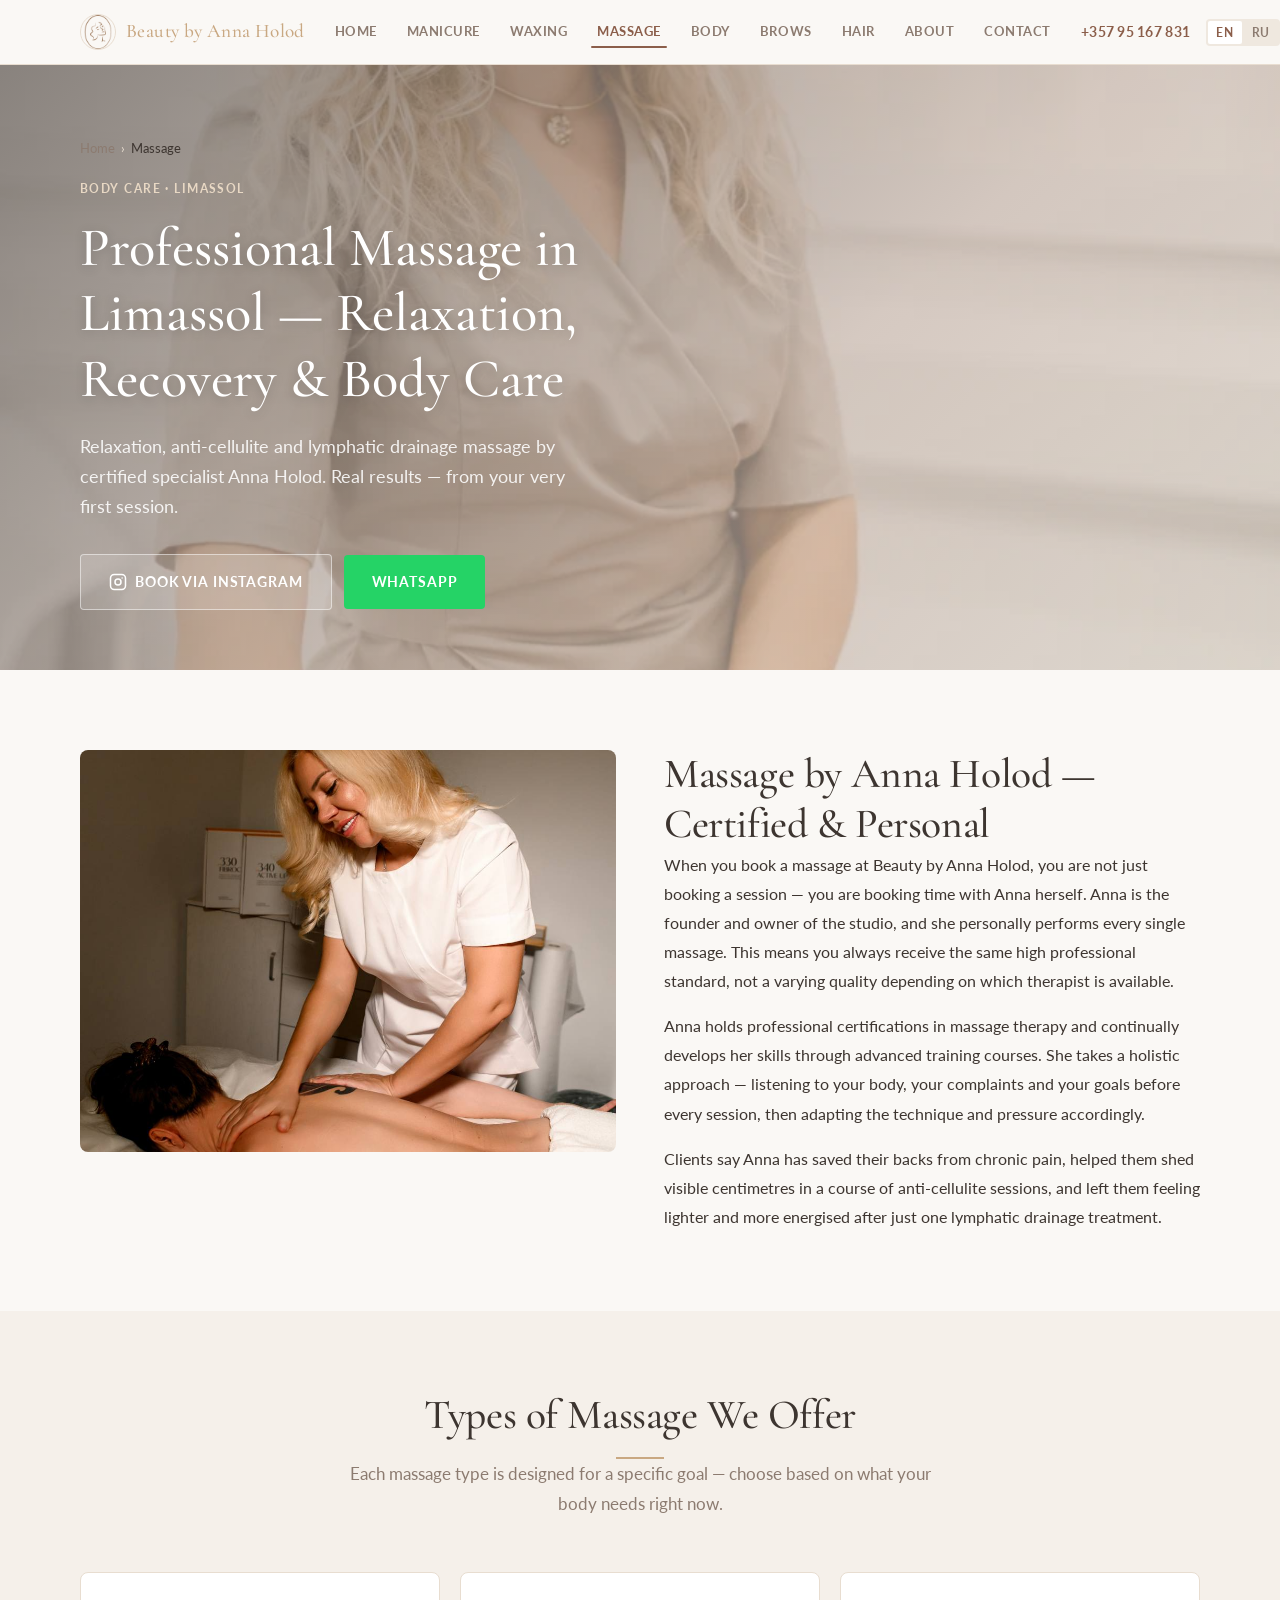
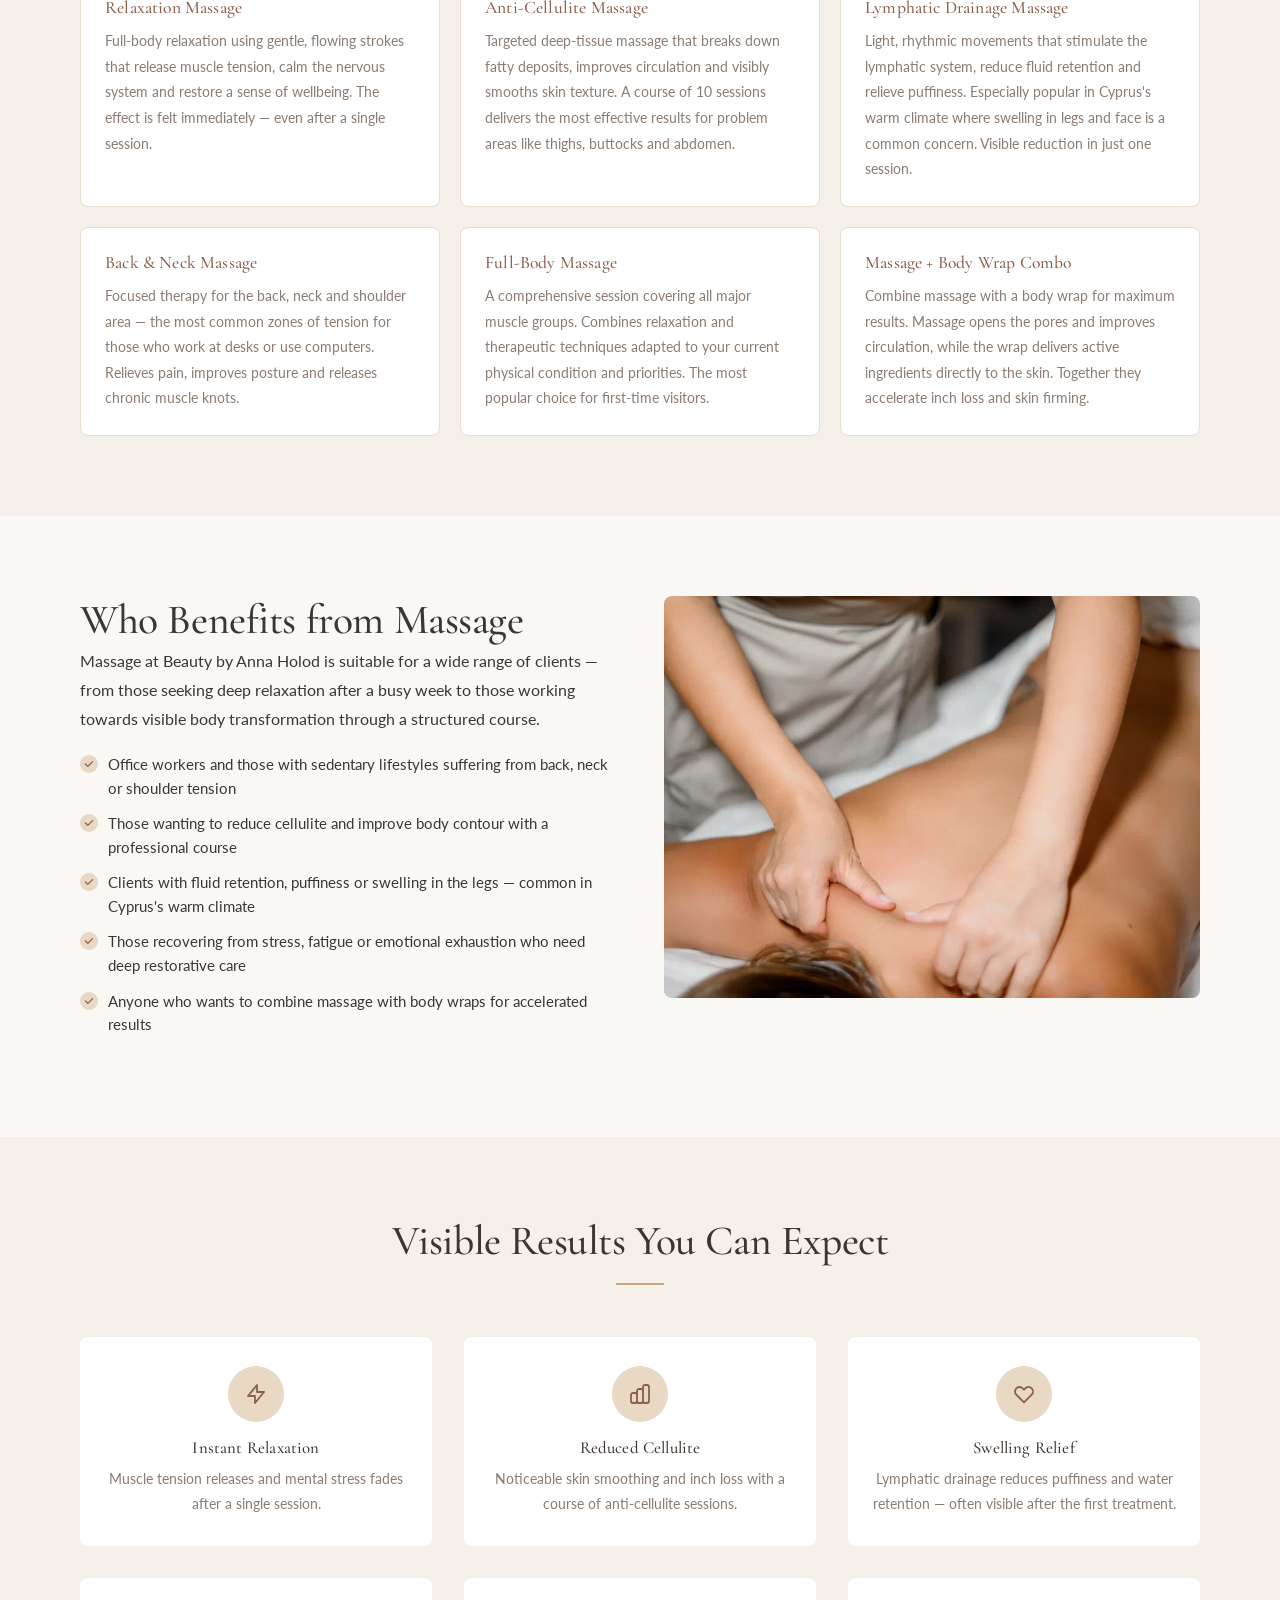
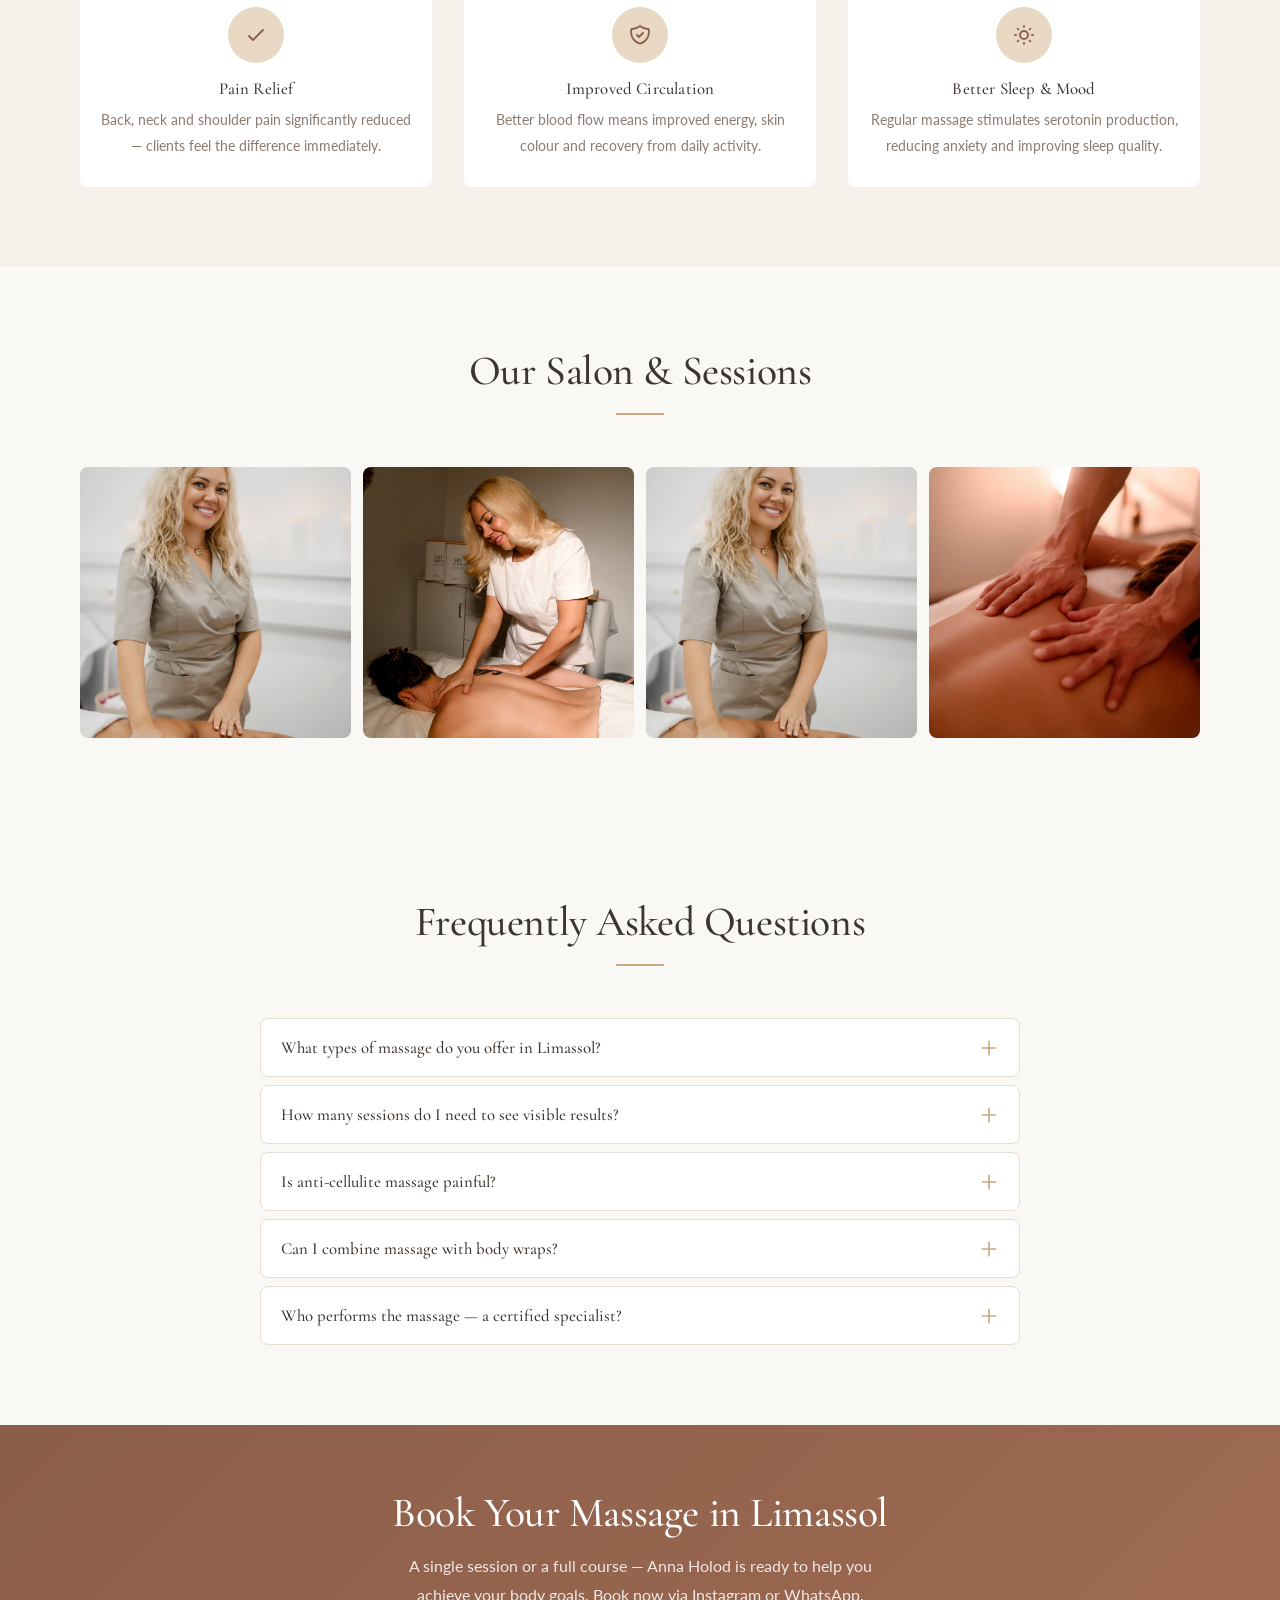
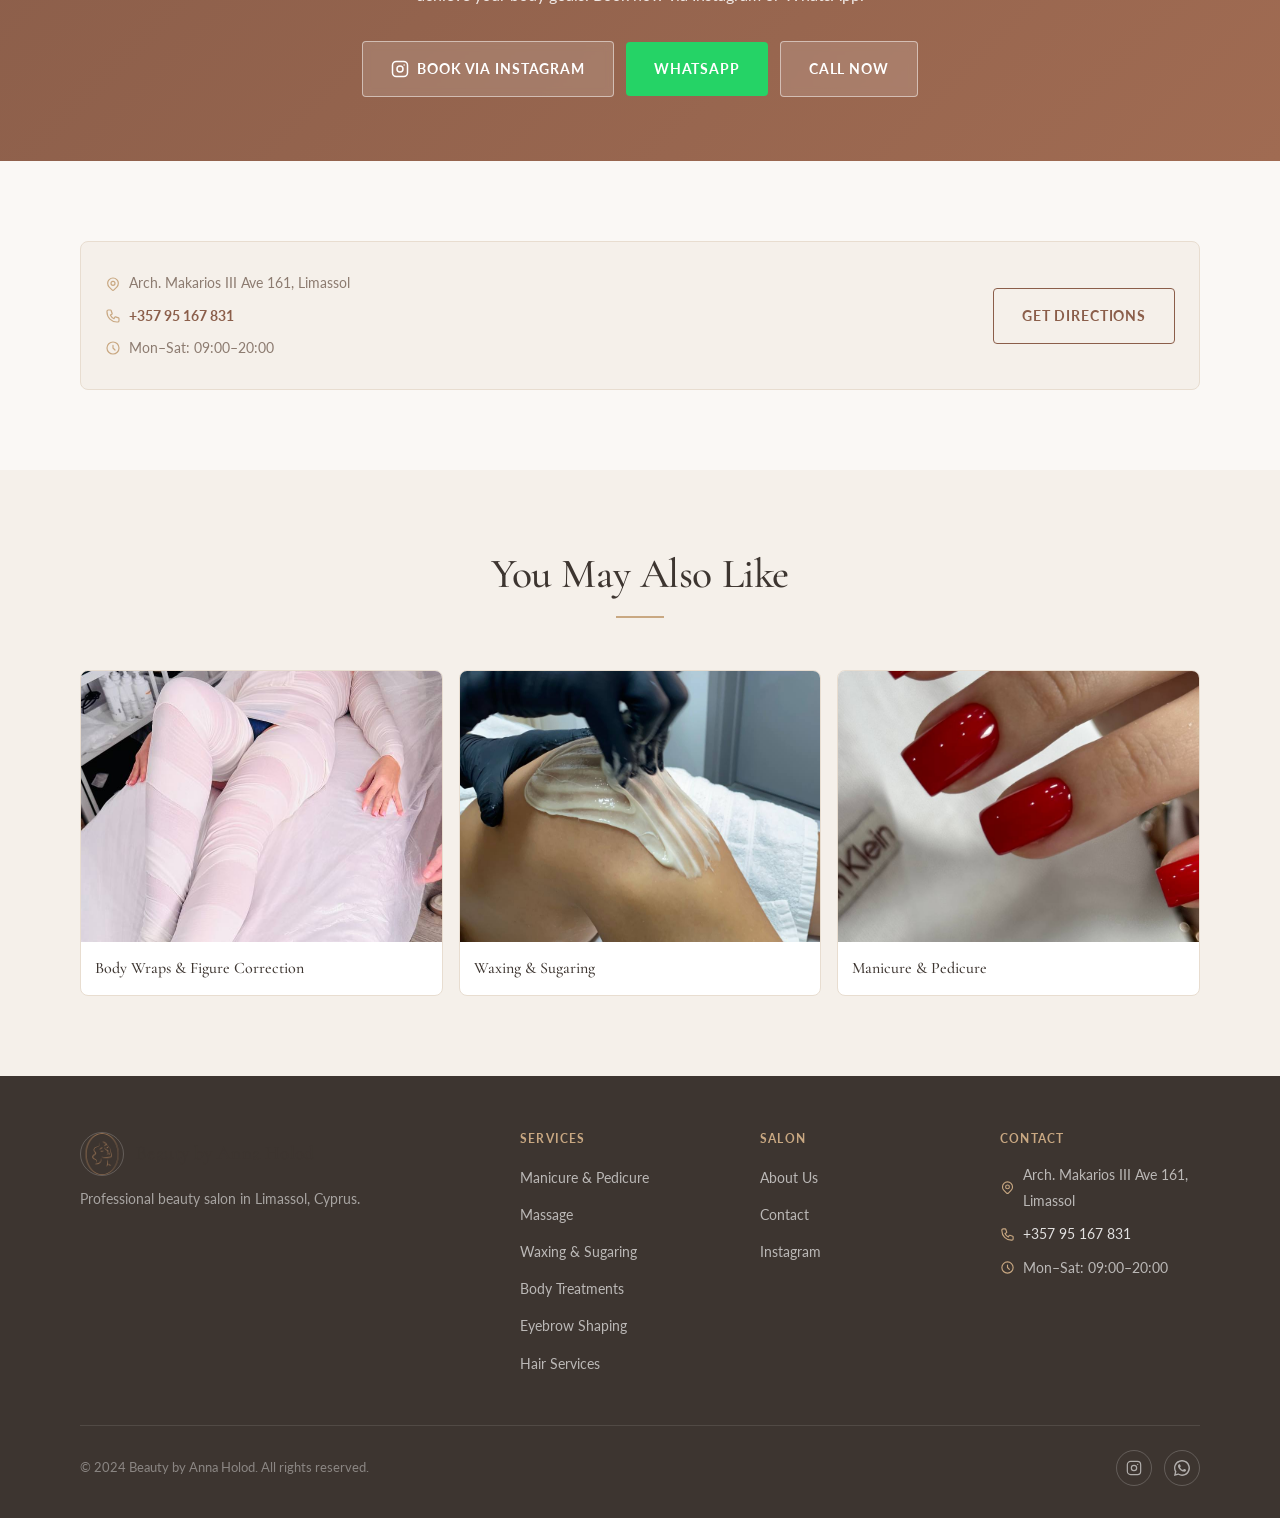
<file: massage.html>
<!DOCTYPE html>
<html lang="en">
<head>
  <meta charset="UTF-8">
  <meta name="viewport" content="width=device-width, initial-scale=1.0">
  <title>Massage in Limassol | Anti-Cellulite & Lymphatic Drainage — Beauty by Anna Holod</title>
  <meta name="description" content="Professional massage in Limassol: relaxation, anti-cellulite, lymphatic drainage. Certified specialist Anna Holod. Visible results from first session. Book now.">
  <meta name="robots" content="index, follow">
  <link rel="canonical" href="https://beauty-by-anna-holod.com/massage.html">
  <meta property="og:type" content="website">
  <meta property="og:title" content="Massage in Limassol | Anti-Cellulite & Lymphatic Drainage — Beauty by Anna Holod">
  <meta property="og:description" content="Professional massage in Limassol: relaxation, anti-cellulite, lymphatic drainage. Certified specialist Anna Holod. Visible results from first session.">
  <meta property="og:image" content="https://beauty-by-anna-holod.com/images/massage-4.jpg">
  <meta property="og:url" content="https://beauty-by-anna-holod.com/massage.html">
  <link rel="icon" type="image/x-icon" href="images/favicon-pack/favicon.ico">
  <link rel="icon" type="image/png" sizes="32x32" href="images/favicon-pack/favicon-32x32.png">
  <link rel="icon" type="image/png" sizes="16x16" href="images/favicon-pack/favicon-16x16.png">
  <link rel="apple-touch-icon" sizes="180x180" href="images/favicon-pack/apple-touch-icon.png">
  <link rel="stylesheet" href="style.css">
  <script type="application/ld+json">
  [
    {
      "@context": "https://schema.org",
      "@type": "BeautySalon",
      "name": "Beauty by Anna Holod",
      "url": "https://beauty-by-anna-holod.com",
      "telephone": "+35795167831",
      "image": "https://beauty-by-anna-holod.com/images/massage-4.jpg",
      "address": {
        "@type": "PostalAddress",
        "streetAddress": "Arch. Makarios III Avenue 161",
        "addressLocality": "Limassol",
        "addressCountry": "CY",
        "postalCode": "3090"
      },
      "geo": {
        "@type": "GeoCoordinates",
        "latitude": "34.6751",
        "longitude": "33.0441"
      },
      "sameAs": ["https://www.instagram.com/beauty_by_anna_holod/"],
      "openingHours": ["Mo-Sa 09:00-20:00"],
      "priceRange": "€€",
      "areaServed": "Limassol, Cyprus"
    },
    {
      "@context": "https://schema.org",
      "@type": "FAQPage",
      "mainEntity": [
        {
          "@type": "Question",
          "name": "What types of massage do you offer in Limassol?",
          "acceptedAnswer": {
            "@type": "Answer",
            "text": "We offer relaxation massage, anti-cellulite massage, lymphatic drainage massage, back and neck massage, and full-body massage. Each session is tailored to your goals and physical condition."
          }
        },
        {
          "@type": "Question",
          "name": "How many sessions do I need to see visible results?",
          "acceptedAnswer": {
            "@type": "Answer",
            "text": "For relaxation massage, you feel the effect after the very first session. For anti-cellulite and lymphatic drainage massage, a course of 8–12 sessions is recommended for visible, lasting results. Many clients notice skin texture improvement and reduced swelling from session 3–4."
          }
        },
        {
          "@type": "Question",
          "name": "Is anti-cellulite massage painful?",
          "acceptedAnswer": {
            "@type": "Answer",
            "text": "Anti-cellulite massage can be intense but should never be unbearable. Anna adjusts the pressure to your comfort level and pain threshold. Some mild soreness the day after is normal and indicates that the treatment is working."
          }
        },
        {
          "@type": "Question",
          "name": "Can I combine massage with body wraps?",
          "acceptedAnswer": {
            "@type": "Answer",
            "text": "Yes. Combining massage with body wraps is a very popular and effective approach. Massage improves circulation and prepares the skin, while wraps deliver active ingredients deeper. We recommend this combination for maximum body contouring results."
          }
        },
        {
          "@type": "Question",
          "name": "Who performs the massage — a certified specialist?",
          "acceptedAnswer": {
            "@type": "Answer",
            "text": "All massage sessions at Beauty by Anna Holod are performed personally by Anna Holod — the studio's founder and owner. Anna holds professional certifications in massage therapy and regularly updates her skills with advanced training."
          }
        }
      ]
    }
  ]
  </script>
</head>
<body>


<header class="site-header">
  <div class="container">
    <div class="header__inner">
      <a href="index.html" class="header__logo">
        <img src="images/favicon-pack/apple-touch-icon.png" alt="Beauty by Anna Holod logo" class="header__logo-img" width="36" height="36">
        <span class="header__logo-text">Beauty <span>by Anna Holod</span></span>
      </a>
      <nav class="site-nav" id="site-nav" aria-label="Main navigation">
        <ul>
          <li><a href="index.html" data-en="Home" data-ru="Главная">Home</a></li>
          <li><a href="manicure.html" data-en="Manicure" data-ru="Маникюр">Manicure</a></li>
          <li><a href="waxing.html" data-en="Waxing" data-ru="Депиляция">Waxing</a></li>
          <li><a href="massage.html" class="active" data-en="Massage" data-ru="Массаж">Massage</a></li>
          <li><a href="body.html" data-en="Body" data-ru="Тело">Body</a></li>
          <li><a href="brows.html" data-en="Brows" data-ru="Брови">Brows</a></li>
          <li><a href="hair.html" data-en="Hair" data-ru="Волосы">Hair</a></li>
          <li><a href="about.html" data-en="About" data-ru="О нас">About</a></li>
          <li><a href="contact.html" data-en="Contact" data-ru="Контакты">Contact</a></li>
        </ul>
      </nav>
      <div class="header__right">
        <a href="tel:+35795167831" class="header__phone">+357 95 167 831</a>
        <div class="lang-switcher">
          <button class="lang-btn active" data-lang="en">EN</button>
          <button class="lang-btn" data-lang="ru">RU</button>
        </div>
        <a href="https://n355630.alteg.io/" target="_blank" rel="noopener" class="btn btn--primary header__book-btn" data-en="Book Now" data-ru="Записаться">Book Now</a>
        <button class="hamburger" id="hamburger" aria-label="Toggle menu" aria-expanded="false">
          <span></span><span></span><span></span>
        </button>
      </div>
    </div>
  </div>
</header>

<!-- HERO -->
<section class="hero hero--service">
  <div class="hero__bg">
    <img src="images/massage-4.jpg" alt="Professional massage in Limassol — Beauty by Anna Holod" loading="eager">
  </div>
  <div class="hero__overlay"></div>
  <div class="container">
    <div class="hero__content">
      <nav class="breadcrumb" aria-label="Breadcrumb">
        <a href="index.html" data-en="Home" data-ru="Главная">Home</a>
        <span class="sep">›</span>
        <span data-en="Massage" data-ru="Массаж">Massage</span>
      </nav>
      <p class="hero__tag" data-en="Body Care · Limassol" data-ru="Уход за телом · Лимассол">Body Care · Limassol</p>
      <h1 class="hero__title" data-en="Professional Massage in Limassol — Relaxation, Recovery & Body Care" data-ru="Профессиональный массаж в Лимассоле — расслабление, восстановление и уход за телом">Professional Massage in Limassol — Relaxation, Recovery & Body Care</h1>
      <p class="hero__subtitle" data-en="Relaxation, anti-cellulite and lymphatic drainage massage by certified specialist Anna Holod. Real results — from your very first session." data-ru="Расслабляющий, антицеллюлитный и лимфодренажный массаж от сертифицированного специалиста Анны Холод. Реальный результат — с первого сеанса.">Relaxation, anti-cellulite and lymphatic drainage massage by certified specialist Anna Holod. Real results — from your very first session.</p>
      <div class="btn-group">
        <a href="https://www.instagram.com/beauty_by_anna_holod/" target="_blank" rel="noopener" class="btn btn--ghost">
          <svg xmlns="http://www.w3.org/2000/svg" viewBox="0 0 24 24" fill="none" stroke="currentColor" stroke-width="2" width="18" height="18"><rect x="2" y="2" width="20" height="20" rx="5"/><circle cx="12" cy="12" r="4"/><circle cx="17.5" cy="6.5" r="1" fill="currentColor" stroke="none"/></svg>
          <span data-en="Book via Instagram" data-ru="Записаться в Instagram">Book via Instagram</span>
        </a>
        <a href="https://wa.me/35795167831" target="_blank" rel="noopener" class="btn btn--wa">
          <span data-en="WhatsApp" data-ru="WhatsApp">WhatsApp</span>
        </a>
      </div>
    </div>
  </div>
</section>

<!-- SEO INTRO -->
<section class="section">
  <div class="container">
    <div class="service-intro reveal">
      <div class="service-intro__img">
        <img src="images/massage-2.jpg" alt="Anna Holod performing massage in Limassol studio" loading="lazy">
      </div>
      <div>
        <h2 data-en="Massage by Anna Holod — Certified & Personal" data-ru="Массаж от Анны Холод — сертифицированный и личный">Massage by Anna Holod — Certified & Personal</h2>
        <p data-en="When you book a massage at Beauty by Anna Holod, you are not just booking a session — you are booking time with Anna herself. Anna is the founder and owner of the studio, and she personally performs every single massage. This means you always receive the same high professional standard, not a varying quality depending on which therapist is available." data-ru="Записываясь на массаж в Beauty by Anna Holod, вы записываетесь не просто на сеанс — вы записываетесь к самой Анне. Анна — основательница и владелица студии, и она лично проводит каждый массаж. Это означает неизменно высокий профессиональный стандарт при каждом визите.">When you book a massage at Beauty by Anna Holod, you are not just booking a session — you are booking time with Anna herself. Anna is the founder and owner of the studio, and she personally performs every single massage. This means you always receive the same high professional standard, not a varying quality depending on which therapist is available.</p>
        <p data-en="Anna holds professional certifications in massage therapy and continually develops her skills through advanced training courses. She takes a holistic approach — listening to your body, your complaints and your goals before every session, then adapting the technique and pressure accordingly." data-ru="Анна имеет профессиональные сертификаты по массажной терапии и постоянно совершенствует навыки. Она использует целостный подход — прислушивается к вашему телу, жалобам и целям перед каждым сеансом, адаптируя технику и давление.">Anna holds professional certifications in massage therapy and continually develops her skills through advanced training courses. She takes a holistic approach — listening to your body, your complaints and your goals before every session, then adapting the technique and pressure accordingly.</p>
        <p data-en="Clients say Anna has saved their backs from chronic pain, helped them shed visible centimetres in a course of anti-cellulite sessions, and left them feeling lighter and more energised after just one lymphatic drainage treatment." data-ru="Клиенты говорят, что Анна спасала их спину от хронических болей, помогала сбросить заметные сантиметры за курс антицеллюлитных сеансов и оставляла их лёгкими и энергичными уже после одного лимфодренажного сеанса.">Clients say Anna has saved their backs from chronic pain, helped them shed visible centimetres in a course of anti-cellulite sessions, and left them feeling lighter and more energised after just one lymphatic drainage treatment.</p>
      </div>
    </div>
  </div>
</section>

<!-- WHAT'S INCLUDED -->
<section class="section section--alt">
  <div class="container">
    <div class="section__header reveal">
      <h2 data-en="Types of Massage We Offer" data-ru="Виды массажа">Types of Massage We Offer</h2>
      <div class="divider"></div>
      <p class="section__subtitle" data-en="Each massage type is designed for a specific goal — choose based on what your body needs right now." data-ru="Каждый вид массажа разработан для конкретной цели — выбирайте исходя из того, что нужно вашему телу прямо сейчас.">Each massage type is designed for a specific goal — choose based on what your body needs right now.</p>
    </div>
    <div class="info-grid reveal">
      <div class="info-card">
        <h3 data-en="Relaxation Massage" data-ru="Расслабляющий массаж">Relaxation Massage</h3>
        <p data-en="Full-body relaxation using gentle, flowing strokes that release muscle tension, calm the nervous system and restore a sense of wellbeing. The effect is felt immediately — even after a single session." data-ru="Расслабляющий массаж всего тела мягкими плавными движениями снимает мышечное напряжение, успокаивает нервную систему и восстанавливает ощущение благополучия. Эффект ощущается сразу — даже после одного сеанса.">Full-body relaxation using gentle, flowing strokes that release muscle tension, calm the nervous system and restore a sense of wellbeing. The effect is felt immediately — even after a single session.</p>
      </div>
      <div class="info-card">
        <h3 data-en="Anti-Cellulite Massage" data-ru="Антицеллюлитный массаж">Anti-Cellulite Massage</h3>
        <p data-en="Targeted deep-tissue massage that breaks down fatty deposits, improves circulation and visibly smooths skin texture. A course of 10 sessions delivers the most effective results for problem areas like thighs, buttocks and abdomen." data-ru="Направленный глубокотканный массаж разрушает жировые отложения, улучшает кровообращение и заметно выравнивает текстуру кожи. Курс из 10 сеансов даёт наибольший эффект для проблемных зон.">Targeted deep-tissue massage that breaks down fatty deposits, improves circulation and visibly smooths skin texture. A course of 10 sessions delivers the most effective results for problem areas like thighs, buttocks and abdomen.</p>
      </div>
      <div class="info-card">
        <h3 data-en="Lymphatic Drainage Massage" data-ru="Лимфодренажный массаж">Lymphatic Drainage Massage</h3>
        <p data-en="Light, rhythmic movements that stimulate the lymphatic system, reduce fluid retention and relieve puffiness. Especially popular in Cyprus's warm climate where swelling in legs and face is a common concern. Visible reduction in just one session." data-ru="Лёгкие ритмичные движения стимулируют лимфатическую систему, уменьшают задержку жидкости и снимают отёчность. Особенно популярен в тёплом климате Кипра. Видимое уменьшение отёков уже за один сеанс.">Light, rhythmic movements that stimulate the lymphatic system, reduce fluid retention and relieve puffiness. Especially popular in Cyprus's warm climate where swelling in legs and face is a common concern. Visible reduction in just one session.</p>
      </div>
      <div class="info-card">
        <h3 data-en="Back & Neck Massage" data-ru="Массаж спины и шеи">Back & Neck Massage</h3>
        <p data-en="Focused therapy for the back, neck and shoulder area — the most common zones of tension for those who work at desks or use computers. Relieves pain, improves posture and releases chronic muscle knots." data-ru="Целевая терапия для спины, шеи и плечевого пояса — наиболее часто напряжённых зон у тех, кто работает за компьютером. Снимает боль, улучшает осанку и освобождает хронические мышечные зажимы.">Focused therapy for the back, neck and shoulder area — the most common zones of tension for those who work at desks or use computers. Relieves pain, improves posture and releases chronic muscle knots.</p>
      </div>
      <div class="info-card">
        <h3 data-en="Full-Body Massage" data-ru="Массаж всего тела">Full-Body Massage</h3>
        <p data-en="A comprehensive session covering all major muscle groups. Combines relaxation and therapeutic techniques adapted to your current physical condition and priorities. The most popular choice for first-time visitors." data-ru="Комплексный сеанс, охватывающий все основные группы мышц. Сочетает расслабляющие и терапевтические техники, адаптированные к вашему состоянию. Самый популярный выбор для первого визита.">A comprehensive session covering all major muscle groups. Combines relaxation and therapeutic techniques adapted to your current physical condition and priorities. The most popular choice for first-time visitors.</p>
      </div>
      <div class="info-card">
        <h3 data-en="Massage + Body Wrap Combo" data-ru="Массаж + обёртывание">Massage + Body Wrap Combo</h3>
        <p data-en="Combine massage with a body wrap for maximum results. Massage opens the pores and improves circulation, while the wrap delivers active ingredients directly to the skin. Together they accelerate inch loss and skin firming." data-ru="Сочетайте массаж с обёртыванием для максимального результата. Массаж открывает поры и улучшает кровообращение, а обёртывание доставляет активные ингредиенты в кожу. Вместе они ускоряют потерю объёмов и подтяжку кожи.">Combine massage with a body wrap for maximum results. Massage opens the pores and improves circulation, while the wrap delivers active ingredients directly to the skin. Together they accelerate inch loss and skin firming.</p>
      </div>
    </div>
  </div>
</section>

<!-- FOR WHOM -->
<section class="section">
  <div class="container">
    <div class="service-intro reveal">
      <div>
        <h2 data-en="Who Benefits from Massage" data-ru="Кому подойдёт массаж">Who Benefits from Massage</h2>
        <p data-en="Massage at Beauty by Anna Holod is suitable for a wide range of clients — from those seeking deep relaxation after a busy week to those working towards visible body transformation through a structured course." data-ru="Массаж в Beauty by Anna Holod подходит широкому кругу клиентов — от тех, кто ищет глубокого расслабления после напряжённой недели, до тех, кто работает над видимым преображением тела через курс сеансов.">Massage at Beauty by Anna Holod is suitable for a wide range of clients — from those seeking deep relaxation after a busy week to those working towards visible body transformation through a structured course.</p>
        <ul class="checklist">
          <li data-en="Office workers and those with sedentary lifestyles suffering from back, neck or shoulder tension" data-ru="Офисные сотрудники и люди с сидячим образом жизни, страдающие от напряжения в спине, шее или плечах">Office workers and those with sedentary lifestyles suffering from back, neck or shoulder tension</li>
          <li data-en="Those wanting to reduce cellulite and improve body contour with a professional course" data-ru="Те, кто хочет уменьшить целлюлит и улучшить контуры тела с помощью профессионального курса">Those wanting to reduce cellulite and improve body contour with a professional course</li>
          <li data-en="Clients with fluid retention, puffiness or swelling in the legs — common in Cyprus's warm climate" data-ru="Клиенты с задержкой жидкости, отёчностью в ногах — частое явление в тёплом климате Кипра">Clients with fluid retention, puffiness or swelling in the legs — common in Cyprus's warm climate</li>
          <li data-en="Those recovering from stress, fatigue or emotional exhaustion who need deep restorative care" data-ru="Те, кто восстанавливается после стресса, усталости или эмоционального истощения">Those recovering from stress, fatigue or emotional exhaustion who need deep restorative care</li>
          <li data-en="Anyone who wants to combine massage with body wraps for accelerated results" data-ru="Все, кто хочет сочетать массаж с обёртываниями для ускоренного результата">Anyone who wants to combine massage with body wraps for accelerated results</li>
        </ul>
      </div>
      <div class="service-intro__img">
        <img src="images/massage-3.jpg" alt="Massage session at Beauty by Anna Holod — Limassol" loading="lazy">
      </div>
    </div>
  </div>
</section>

<!-- RESULTS -->
<section class="section section--alt">
  <div class="container">
    <div class="section__header reveal">
      <h2 data-en="Visible Results You Can Expect" data-ru="Видимые результаты, которых можно ожидать">Visible Results You Can Expect</h2>
      <div class="divider"></div>
    </div>
    <div class="features-grid reveal">
      <div class="feature-item">
        <div class="feature-item__icon">
          <svg xmlns="http://www.w3.org/2000/svg" fill="none" viewBox="0 0 24 24" stroke="currentColor" stroke-width="1.8"><path stroke-linecap="round" stroke-linejoin="round" d="M13 10V3L4 14h7v7l9-11h-7z"/></svg>
        </div>
        <h3 data-en="Instant Relaxation" data-ru="Мгновенное расслабление">Instant Relaxation</h3>
        <p data-en="Muscle tension releases and mental stress fades after a single session." data-ru="Мышечное напряжение снимается, умственный стресс исчезает после одного сеанса.">Muscle tension releases and mental stress fades after a single session.</p>
      </div>
      <div class="feature-item">
        <div class="feature-item__icon">
          <svg xmlns="http://www.w3.org/2000/svg" fill="none" viewBox="0 0 24 24" stroke="currentColor" stroke-width="1.8"><path stroke-linecap="round" stroke-linejoin="round" d="M9 19v-6a2 2 0 00-2-2H5a2 2 0 00-2 2v6a2 2 0 002 2h2a2 2 0 002-2zm0 0V9a2 2 0 012-2h2a2 2 0 012 2v10m-6 0a2 2 0 002 2h2a2 2 0 002-2m0 0V5a2 2 0 012-2h2a2 2 0 012 2v14a2 2 0 01-2 2h-2a2 2 0 01-2-2z"/></svg>
        </div>
        <h3 data-en="Reduced Cellulite" data-ru="Уменьшение целлюлита">Reduced Cellulite</h3>
        <p data-en="Noticeable skin smoothing and inch loss with a course of anti-cellulite sessions." data-ru="Заметное выравнивание кожи и потеря сантиметров при курсе антицеллюлитного массажа.">Noticeable skin smoothing and inch loss with a course of anti-cellulite sessions.</p>
      </div>
      <div class="feature-item">
        <div class="feature-item__icon">
          <svg xmlns="http://www.w3.org/2000/svg" fill="none" viewBox="0 0 24 24" stroke="currentColor" stroke-width="1.8"><path stroke-linecap="round" stroke-linejoin="round" d="M4.318 6.318a4.5 4.5 0 000 6.364L12 20.364l7.682-7.682a4.5 4.5 0 00-6.364-6.364L12 7.636l-1.318-1.318a4.5 4.5 0 00-6.364 0z"/></svg>
        </div>
        <h3 data-en="Swelling Relief" data-ru="Снятие отёков">Swelling Relief</h3>
        <p data-en="Lymphatic drainage reduces puffiness and water retention — often visible after the first treatment." data-ru="Лимфодренаж уменьшает отёчность и задержку воды — часто заметно уже после первого сеанса.">Lymphatic drainage reduces puffiness and water retention — often visible after the first treatment.</p>
      </div>
      <div class="feature-item">
        <div class="feature-item__icon">
          <svg xmlns="http://www.w3.org/2000/svg" fill="none" viewBox="0 0 24 24" stroke="currentColor" stroke-width="1.8"><path stroke-linecap="round" stroke-linejoin="round" d="M5 13l4 4L19 7"/></svg>
        </div>
        <h3 data-en="Pain Relief" data-ru="Снятие боли">Pain Relief</h3>
        <p data-en="Back, neck and shoulder pain significantly reduced — clients feel the difference immediately." data-ru="Боль в спине, шее и плечах значительно уменьшается — клиенты чувствуют разницу сразу.">Back, neck and shoulder pain significantly reduced — clients feel the difference immediately.</p>
      </div>
      <div class="feature-item">
        <div class="feature-item__icon">
          <svg xmlns="http://www.w3.org/2000/svg" fill="none" viewBox="0 0 24 24" stroke="currentColor" stroke-width="1.8"><path stroke-linecap="round" stroke-linejoin="round" d="M9 12l2 2 4-4m5.618-4.016A11.955 11.955 0 0112 2.944a11.955 11.955 0 01-8.618 3.04A12.02 12.02 0 003 9c0 5.591 3.824 10.29 9 11.622 5.176-1.332 9-6.03 9-11.622 0-1.042-.133-2.052-.382-3.016z"/></svg>
        </div>
        <h3 data-en="Improved Circulation" data-ru="Улучшение кровообращения">Improved Circulation</h3>
        <p data-en="Better blood flow means improved energy, skin colour and recovery from daily activity." data-ru="Улучшенный кровоток означает больше энергии, улучшение цвета кожи и восстановление после ежедневной активности.">Better blood flow means improved energy, skin colour and recovery from daily activity.</p>
      </div>
      <div class="feature-item">
        <div class="feature-item__icon">
          <svg xmlns="http://www.w3.org/2000/svg" fill="none" viewBox="0 0 24 24" stroke="currentColor" stroke-width="1.8"><path stroke-linecap="round" stroke-linejoin="round" d="M12 3v1m0 16v1m9-9h-1M4 12H3m15.364 6.364l-.707-.707M6.343 6.343l-.707-.707m12.728 0l-.707.707M6.343 17.657l-.707.707M16 12a4 4 0 11-8 0 4 4 0 018 0z"/></svg>
        </div>
        <h3 data-en="Better Sleep & Mood" data-ru="Улучшение сна и настроения">Better Sleep & Mood</h3>
        <p data-en="Regular massage stimulates serotonin production, reducing anxiety and improving sleep quality." data-ru="Регулярный массаж стимулирует выработку серотонина, снижая тревожность и улучшая качество сна.">Regular massage stimulates serotonin production, reducing anxiety and improving sleep quality.</p>
      </div>
    </div>
  </div>
</section>

<!-- GALLERY -->
<section class="section">
  <div class="container">
    <div class="section__header reveal">
      <h2 data-en="Our Salon & Sessions" data-ru="Наша студия и сеансы">Our Studio & Sessions</h2>
      <div class="divider"></div>
    </div>
    <div class="gallery-grid reveal">
      <div class="gallery-item">
        <img src="images/massage-4.jpg" alt="Massage room at Beauty by Anna Holod, Limassol" loading="lazy">
      </div>
      <div class="gallery-item">
        <img src="images/massage-2.jpg" alt="Anti-cellulite massage session — Beauty by Anna Holod" loading="lazy">
      </div>
      <div class="gallery-item">
        <img src="images/massage-4.jpg" alt="Lymphatic drainage massage — Beauty by Anna Holod" loading="lazy">
      </div>
      <div class="gallery-item">
        <img src="images/massage-5.jpg" alt="Full body massage in Limassol studio" loading="lazy">
      </div>
    </div>
  </div>
</section>


<!-- FAQ -->
<section class="section">
  <div class="container">
    <div class="section__header reveal">
      <h2 data-en="Frequently Asked Questions" data-ru="Часто задаваемые вопросы">Frequently Asked Questions</h2>
      <div class="divider"></div>
    </div>
    <div class="faq-list reveal">
      <div class="faq-item">
        <button class="faq-item__q" aria-expanded="false">
          <span data-en="What types of massage do you offer in Limassol?" data-ru="Какие виды массажа вы предлагаете в Лимассоле?">What types of massage do you offer in Limassol?</span>
          <svg class="faq-item__icon" xmlns="http://www.w3.org/2000/svg" fill="none" viewBox="0 0 24 24" stroke="currentColor" stroke-width="2"><path stroke-linecap="round" stroke-linejoin="round" d="M12 4v16m8-8H4"/></svg>
        </button>
        <div class="faq-item__a">
          <p data-en="We offer relaxation massage, anti-cellulite massage, lymphatic drainage massage, back and neck massage, and full-body massage. Each session is tailored to your goals and physical condition." data-ru="Мы предлагаем расслабляющий массаж, антицеллюлитный, лимфодренажный, массаж спины и шеи, а также массаж всего тела. Каждый сеанс адаптируется под ваши цели и физическое состояние.">We offer relaxation massage, anti-cellulite massage, lymphatic drainage massage, back and neck massage, and full-body massage. Each session is tailored to your goals and physical condition.</p>
        </div>
      </div>
      <div class="faq-item">
        <button class="faq-item__q" aria-expanded="false">
          <span data-en="How many sessions do I need to see visible results?" data-ru="Сколько сеансов нужно для видимого результата?">How many sessions do I need to see visible results?</span>
          <svg class="faq-item__icon" xmlns="http://www.w3.org/2000/svg" fill="none" viewBox="0 0 24 24" stroke="currentColor" stroke-width="2"><path stroke-linecap="round" stroke-linejoin="round" d="M12 4v16m8-8H4"/></svg>
        </button>
        <div class="faq-item__a">
          <p data-en="For relaxation massage, you feel the effect after the very first session. For anti-cellulite and lymphatic drainage massage, a course of 8–12 sessions is recommended for visible, lasting results. Many clients notice skin texture improvement and reduced swelling from session 3–4." data-ru="Эффект от расслабляющего массажа ощущается уже после первого сеанса. Для антицеллюлитного и лимфодренажного массажа рекомендуется курс из 8–12 сеансов. Многие клиенты замечают улучшение текстуры кожи и уменьшение отёков с 3–4 сеанса.">For relaxation massage, you feel the effect after the very first session. For anti-cellulite and lymphatic drainage massage, a course of 8–12 sessions is recommended for visible, lasting results. Many clients notice skin texture improvement and reduced swelling from session 3–4.</p>
        </div>
      </div>
      <div class="faq-item">
        <button class="faq-item__q" aria-expanded="false">
          <span data-en="Is anti-cellulite massage painful?" data-ru="Антицеллюлитный массаж болезненный?">Is anti-cellulite massage painful?</span>
          <svg class="faq-item__icon" xmlns="http://www.w3.org/2000/svg" fill="none" viewBox="0 0 24 24" stroke="currentColor" stroke-width="2"><path stroke-linecap="round" stroke-linejoin="round" d="M12 4v16m8-8H4"/></svg>
        </button>
        <div class="faq-item__a">
          <p data-en="Anti-cellulite massage can be intense but should never be unbearable. Anna adjusts the pressure to your comfort level and pain threshold. Some mild soreness the day after is normal and indicates that the treatment is working." data-ru="Антицеллюлитный массаж может быть интенсивным, но не невыносимым. Анна регулирует давление в соответствии с вашим уровнем комфорта. Лёгкая болезненность на следующий день — это нормально и говорит о том, что процедура работает.">Anti-cellulite massage can be intense but should never be unbearable. Anna adjusts the pressure to your comfort level and pain threshold. Some mild soreness the day after is normal and indicates that the treatment is working.</p>
        </div>
      </div>
      <div class="faq-item">
        <button class="faq-item__q" aria-expanded="false">
          <span data-en="Can I combine massage with body wraps?" data-ru="Можно ли сочетать массаж с обёртываниями?">Can I combine massage with body wraps?</span>
          <svg class="faq-item__icon" xmlns="http://www.w3.org/2000/svg" fill="none" viewBox="0 0 24 24" stroke="currentColor" stroke-width="2"><path stroke-linecap="round" stroke-linejoin="round" d="M12 4v16m8-8H4"/></svg>
        </button>
        <div class="faq-item__a">
          <p data-en="Yes. Combining massage with body wraps is a very popular and effective approach. Massage improves circulation and prepares the skin, while wraps deliver active ingredients deeper. We recommend this combination for maximum body contouring results." data-ru="Да. Сочетание массажа с обёртываниями — очень популярный и эффективный подход. Массаж улучшает кровообращение и подготавливает кожу, а обёртывания доставляют активные ингредиенты глубже. Рекомендуем эту комбинацию для максимального результата в коррекции фигуры.">Yes. Combining massage with body wraps is a very popular and effective approach. Massage improves circulation and prepares the skin, while wraps deliver active ingredients deeper. We recommend this combination for maximum body contouring results.</p>
        </div>
      </div>
      <div class="faq-item">
        <button class="faq-item__q" aria-expanded="false">
          <span data-en="Who performs the massage — a certified specialist?" data-ru="Кто проводит массаж — сертифицированный специалист?">Who performs the massage — a certified specialist?</span>
          <svg class="faq-item__icon" xmlns="http://www.w3.org/2000/svg" fill="none" viewBox="0 0 24 24" stroke="currentColor" stroke-width="2"><path stroke-linecap="round" stroke-linejoin="round" d="M12 4v16m8-8H4"/></svg>
        </button>
        <div class="faq-item__a">
          <p data-en="All massage sessions at Beauty by Anna Holod are performed personally by Anna Holod — the studio's founder and owner. Anna holds professional certifications in massage therapy and regularly updates her skills with advanced training." data-ru="Все сеансы массажа в Beauty by Anna Holod проводятся лично Анной Холод — основательницей и владелицей студии. Анна имеет профессиональные сертификаты по массажной терапии и регулярно обновляет свои навыки.">All massage sessions at Beauty by Anna Holod are performed personally by Anna Holod — the studio's founder and owner. Anna holds professional certifications in massage therapy and regularly updates her skills with advanced training.</p>
        </div>
      </div>
    </div>
  </div>
</section>

<!-- CTA -->
<section class="cta-section">
  <div class="container">
    <h2 data-en="Book Your Massage in Limassol" data-ru="Запишитесь на массаж в Лимассоле">Book Your Massage in Limassol</h2>
    <p data-en="A single session or a full course — Anna Holod is ready to help you achieve your body goals. Book now via Instagram or WhatsApp." data-ru="Один сеанс или полный курс — Анна Холод готова помочь вам достичь ваших целей. Запишитесь сейчас через Instagram или WhatsApp.">A single session or a full course — Anna Holod is ready to help you achieve your body goals. Book now via Instagram or WhatsApp.</p>
    <div class="btn-group">
      <a href="https://www.instagram.com/beauty_by_anna_holod/" target="_blank" rel="noopener" class="btn btn--ghost">
        <svg xmlns="http://www.w3.org/2000/svg" viewBox="0 0 24 24" fill="none" stroke="currentColor" stroke-width="2" width="18" height="18"><rect x="2" y="2" width="20" height="20" rx="5"/><circle cx="12" cy="12" r="4"/><circle cx="17.5" cy="6.5" r="1" fill="currentColor" stroke="none"/></svg>
        <span data-en="Book via Instagram" data-ru="Записаться в Instagram">Book via Instagram</span>
      </a>
      <a href="https://wa.me/35795167831" target="_blank" rel="noopener" class="btn btn--wa">
        <span data-en="WhatsApp" data-ru="WhatsApp">WhatsApp</span>
      </a>
      <a href="tel:+35795167831" class="btn btn--ghost" data-en="Call Now" data-ru="Позвонить">Call Now</a>
    </div>
  </div>
</section>

<!-- MINI CONTACT -->
<section class="section">
  <div class="container">
    <div class="mini-contact reveal">
      <div class="mini-contact__info">
        <div class="mini-contact__row">
          <svg xmlns="http://www.w3.org/2000/svg" fill="none" viewBox="0 0 24 24" stroke="currentColor" stroke-width="1.8"><path stroke-linecap="round" stroke-linejoin="round" d="M17.657 16.657L13.414 20.9a1.998 1.998 0 01-2.827 0l-4.244-4.243a8 8 0 1111.314 0z"/><path stroke-linecap="round" stroke-linejoin="round" d="M15 11a3 3 0 11-6 0 3 3 0 016 0z"/></svg>
          <span data-en="Arch. Makarios III Ave 161, Limassol" data-ru="просп. Архиепископа Макариоса III, 161, Лимассол">Arch. Makarios III Ave 161, Limassol</span>
        </div>
        <div class="mini-contact__row">
          <svg xmlns="http://www.w3.org/2000/svg" fill="none" viewBox="0 0 24 24" stroke="currentColor" stroke-width="1.8"><path stroke-linecap="round" stroke-linejoin="round" d="M3 5a2 2 0 012-2h3.28a1 1 0 01.948.684l1.498 4.493a1 1 0 01-.502 1.21l-2.257 1.13a11.042 11.042 0 005.516 5.516l1.13-2.257a1 1 0 011.21-.502l4.493 1.498a1 1 0 01.684.949V19a2 2 0 01-2 2h-1C9.716 21 3 14.284 3 6V5z"/></svg>
          <a href="tel:+35795167831">+357 95 167 831</a>
        </div>
        <div class="mini-contact__row">
          <svg xmlns="http://www.w3.org/2000/svg" fill="none" viewBox="0 0 24 24" stroke="currentColor" stroke-width="1.8"><path stroke-linecap="round" stroke-linejoin="round" d="M12 8v4l3 3m6-3a9 9 0 11-18 0 9 9 0 0118 0z"/></svg>
          <span data-en="Mon–Sat: 09:00–20:00" data-ru="Пн–Сб: 09:00–20:00">Mon–Sat: 09:00–20:00</span>
        </div>
      </div>
      <a href="contact.html" class="btn btn--outline" data-en="Get Directions" data-ru="Как добраться">Get Directions</a>
    </div>
  </div>
</section>

<!-- RELATED SERVICES -->
<section class="section section--alt">
  <div class="container">
    <div class="section__header reveal">
      <h2 data-en="You May Also Like" data-ru="Вам также может понравиться">You May Also Like</h2>
      <div class="divider"></div>
    </div>
    <div class="related-grid reveal">
      <a href="body.html" class="related-card">
        <div class="related-card__img">
          <img src="images/body-1.jpg" alt="Body wraps and figure correction in Limassol" loading="lazy">
        </div>
        <div class="related-card__label" data-en="Body Wraps & Figure Correction" data-ru="Обёртывания и коррекция фигуры">Body Wraps & Figure Correction</div>
      </a>
      <a href="waxing.html" class="related-card">
        <div class="related-card__img">
          <img src="images/waxing-1.jpg" alt="Waxing and sugaring in Limassol" loading="lazy">
        </div>
        <div class="related-card__label" data-en="Waxing & Sugaring" data-ru="Депиляция и шугаринг">Waxing & Sugaring</div>
      </a>
      <a href="manicure.html" class="related-card">
        <div class="related-card__img">
          <img src="images/manicure-1.jpg" alt="Manicure and pedicure in Limassol" loading="lazy">
        </div>
        <div class="related-card__label" data-en="Manicure & Pedicure" data-ru="Маникюр и педикюр">Manicure & Pedicure</div>
      </a>
    </div>
  </div>
</section>

<footer class="site-footer">
  <div class="container">
    <div class="footer__grid">
      <div class="footer__brand">
        <a href="index.html" class="footer__logo-link">
          <img src="images/favicon-pack/apple-touch-icon.png" alt="Beauty by Anna Holod" class="footer__logo-img" width="44" height="44">
          <span class="header__logo-text">Beauty by Anna Holod</span>
        </a>
        <p data-en="Professional beauty salon in Limassol, Cyprus." data-ru="Профессиональный салон красоты в Лимассоле, Кипр.">Professional beauty salon in Limassol, Cyprus.</p>
      </div>
      <div class="footer__col">
        <h4 data-en="Services" data-ru="Услуги">Services</h4>
        <ul>
          <li><a href="manicure.html" data-en="Manicure & Pedicure" data-ru="Маникюр и педикюр">Manicure & Pedicure</a></li>
          <li><a href="massage.html" data-en="Massage" data-ru="Массаж">Massage</a></li>
          <li><a href="waxing.html" data-en="Waxing & Sugaring" data-ru="Депиляция и шугаринг">Waxing & Sugaring</a></li>
          <li><a href="body.html" data-en="Body Treatments" data-ru="Обёртывания и коррекция">Body Treatments</a></li>
          <li><a href="brows.html" data-en="Eyebrow Shaping" data-ru="Оформление бровей">Eyebrow Shaping</a></li>
          <li><a href="hair.html" data-en="Hair Services" data-ru="Услуги для волос">Hair Services</a></li>
        </ul>
      </div>
      <div class="footer__col">
        <h4 data-en="Salon" data-ru="Салон">Salon</h4>
        <ul>
          <li><a href="about.html" data-en="About Us" data-ru="О нас">About Us</a></li>
          <li><a href="contact.html" data-en="Contact" data-ru="Контакты">Contact</a></li>
          <li><a href="https://www.instagram.com/beauty_by_anna_holod/" target="_blank" rel="noopener">Instagram</a></li>
        </ul>
      </div>
      <div class="footer__col">
        <h4 data-en="Contact" data-ru="Контакты">Contact</h4>
        <div class="footer__contact-row">
          <svg xmlns="http://www.w3.org/2000/svg" fill="none" viewBox="0 0 24 24" stroke="currentColor" stroke-width="1.8"><path stroke-linecap="round" stroke-linejoin="round" d="M17.657 16.657L13.414 20.9a1.998 1.998 0 01-2.827 0l-4.244-4.243a8 8 0 1111.314 0z"/><path stroke-linecap="round" stroke-linejoin="round" d="M15 11a3 3 0 11-6 0 3 3 0 016 0z"/></svg>
          <span>Arch. Makarios III Ave 161, Limassol</span>
        </div>
        <div class="footer__contact-row">
          <svg xmlns="http://www.w3.org/2000/svg" fill="none" viewBox="0 0 24 24" stroke="currentColor" stroke-width="1.8"><path stroke-linecap="round" stroke-linejoin="round" d="M3 5a2 2 0 012-2h3.28a1 1 0 01.948.684l1.498 4.493a1 1 0 01-.502 1.21l-2.257 1.13a11.042 11.042 0 005.516 5.516l1.13-2.257a1 1 0 011.21-.502l4.493 1.498a1 1 0 01.684.949V19a2 2 0 01-2 2h-1C9.716 21 3 14.284 3 6V5z"/></svg>
          <a href="tel:+35795167831">+357 95 167 831</a>
        </div>
        <div class="footer__contact-row">
          <svg xmlns="http://www.w3.org/2000/svg" fill="none" viewBox="0 0 24 24" stroke="currentColor" stroke-width="1.8"><path stroke-linecap="round" stroke-linejoin="round" d="M12 8v4l3 3m6-3a9 9 0 11-18 0 9 9 0 0118 0z"/></svg>
          <span data-en="Mon–Sat: 09:00–20:00" data-ru="Пн–Сб: 09:00–20:00">Mon–Sat: 09:00–20:00</span>
        </div>
      </div>
    </div>
    <div class="footer__bottom">
      <p>© 2024 Beauty by Anna Holod. All rights reserved.</p>
      <div class="social-links">
        <a href="https://www.instagram.com/beauty_by_anna_holod/" target="_blank" rel="noopener" class="social-link" aria-label="Instagram">
          <svg xmlns="http://www.w3.org/2000/svg" viewBox="0 0 24 24" fill="none" stroke="currentColor" stroke-width="1.8"><rect x="2" y="2" width="20" height="20" rx="5"/><circle cx="12" cy="12" r="4"/><circle cx="17.5" cy="6.5" r="1" fill="currentColor" stroke="none"/></svg>
        </a>
        <a href="https://wa.me/35795167831" target="_blank" rel="noopener" class="social-link" aria-label="WhatsApp">
          <svg xmlns="http://www.w3.org/2000/svg" viewBox="0 0 24 24" fill="currentColor"><path d="M17.472 14.382c-.297-.149-1.758-.867-2.03-.967-.273-.099-.471-.148-.67.15-.197.297-.767.966-.94 1.164-.173.199-.347.223-.644.075-.297-.15-1.255-.463-2.39-1.475-.883-.788-1.48-1.761-1.653-2.059-.173-.297-.018-.458.13-.606.134-.133.298-.347.446-.52.149-.174.198-.298.298-.497.099-.198.05-.371-.025-.52-.075-.149-.669-1.612-.916-2.207-.242-.579-.487-.5-.669-.51-.173-.008-.371-.01-.57-.01-.198 0-.52.074-.792.372-.272.297-1.04 1.016-1.04 2.479 0 1.462 1.065 2.875 1.213 3.074.149.198 2.096 3.2 5.077 4.487.709.306 1.262.489 1.694.625.712.227 1.36.195 1.871.118.571-.085 1.758-.719 2.006-1.413.248-.694.248-1.289.173-1.413-.074-.124-.272-.198-.57-.347z"/><path d="M12 0C5.373 0 0 5.373 0 12c0 2.025.507 3.932 1.395 5.604L0 24l6.604-1.732A11.955 11.955 0 0012 24c6.627 0 12-5.373 12-12S18.627 0 12 0zm0 21.818a9.818 9.818 0 01-5.134-1.448l-.368-.219-3.82 1.003 1.02-3.72-.24-.382A9.818 9.818 0 1112 21.818z"/></svg>
        </a>
      </div>
    </div>
  </div>
</footer>

<script src="script.js"></script>

<!-- Mobile CTA bar -->
<div class="mobile-cta" aria-label="Quick contact">
  <a href="tel:+35795167831" class="mobile-cta__btn">
    <svg xmlns="http://www.w3.org/2000/svg" fill="none" viewBox="0 0 24 24" stroke="currentColor" stroke-width="1.8"><path stroke-linecap="round" stroke-linejoin="round" d="M3 5a2 2 0 012-2h3.28a1 1 0 01.948.684l1.498 4.493a1 1 0 01-.502 1.21l-2.257 1.13a11.042 11.042 0 005.516 5.516l1.13-2.257a1 1 0 011.21-.502l4.493 1.498a1 1 0 01.684.949V19a2 2 0 01-2 2h-1C9.716 21 3 14.284 3 6V5z"/></svg>
    <span data-en="Call" data-ru="Позвонить">Call</span>
  </a>
  <a href="https://wa.me/35795167831" target="_blank" rel="noopener" class="mobile-cta__btn mobile-cta__btn--wa">
    <svg xmlns="http://www.w3.org/2000/svg" viewBox="0 0 24 24" fill="currentColor"><path d="M17.472 14.382c-.297-.149-1.758-.867-2.03-.967-.273-.099-.471-.148-.67.15-.197.297-.767.966-.94 1.164-.173.199-.347.223-.644.075-.297-.15-1.255-.463-2.39-1.475-.883-.788-1.48-1.761-1.653-2.059-.173-.297-.018-.458.13-.606.134-.133.298-.347.446-.52.149-.174.198-.298.298-.497.099-.198.05-.371-.025-.52-.075-.149-.669-1.612-.916-2.207-.242-.579-.487-.5-.669-.51-.173-.008-.371-.01-.57-.01-.198 0-.52.074-.792.372-.272.297-1.04 1.016-1.04 2.479 0 1.462 1.065 2.875 1.213 3.074.149.198 2.096 3.2 5.077 4.487.709.306 1.262.489 1.694.625.712.227 1.36.195 1.871.118.571-.085 1.758-.719 2.006-1.413.248-.694.248-1.289.173-1.413-.074-.124-.272-.198-.57-.347z"/><path d="M12 0C5.373 0 0 5.373 0 12c0 2.025.507 3.932 1.395 5.604L0 24l6.604-1.732A11.955 11.955 0 0012 24c6.627 0 12-5.373 12-12S18.627 0 12 0zm0 21.818a9.818 9.818 0 01-5.134-1.448l-.368-.219-3.82 1.003 1.02-3.72-.24-.382A9.818 9.818 0 1112 21.818z"/></svg>
    <span>WhatsApp</span>
  </a>
  <a href="https://n355630.alteg.io/" target="_blank" rel="noopener" class="mobile-cta__btn mobile-cta__btn--primary">
    <svg xmlns="http://www.w3.org/2000/svg" fill="none" viewBox="0 0 24 24" stroke="currentColor" stroke-width="1.8"><path stroke-linecap="round" stroke-linejoin="round" d="M8 7V3m8 4V3m-9 8h10M5 21h14a2 2 0 002-2V7a2 2 0 00-2-2H5a2 2 0 00-2 2v12a2 2 0 002 2z"/></svg>
    <span data-en="Book" data-ru="Записаться">Book</span>
  </a>
</div>
</body>
</html>
</file>
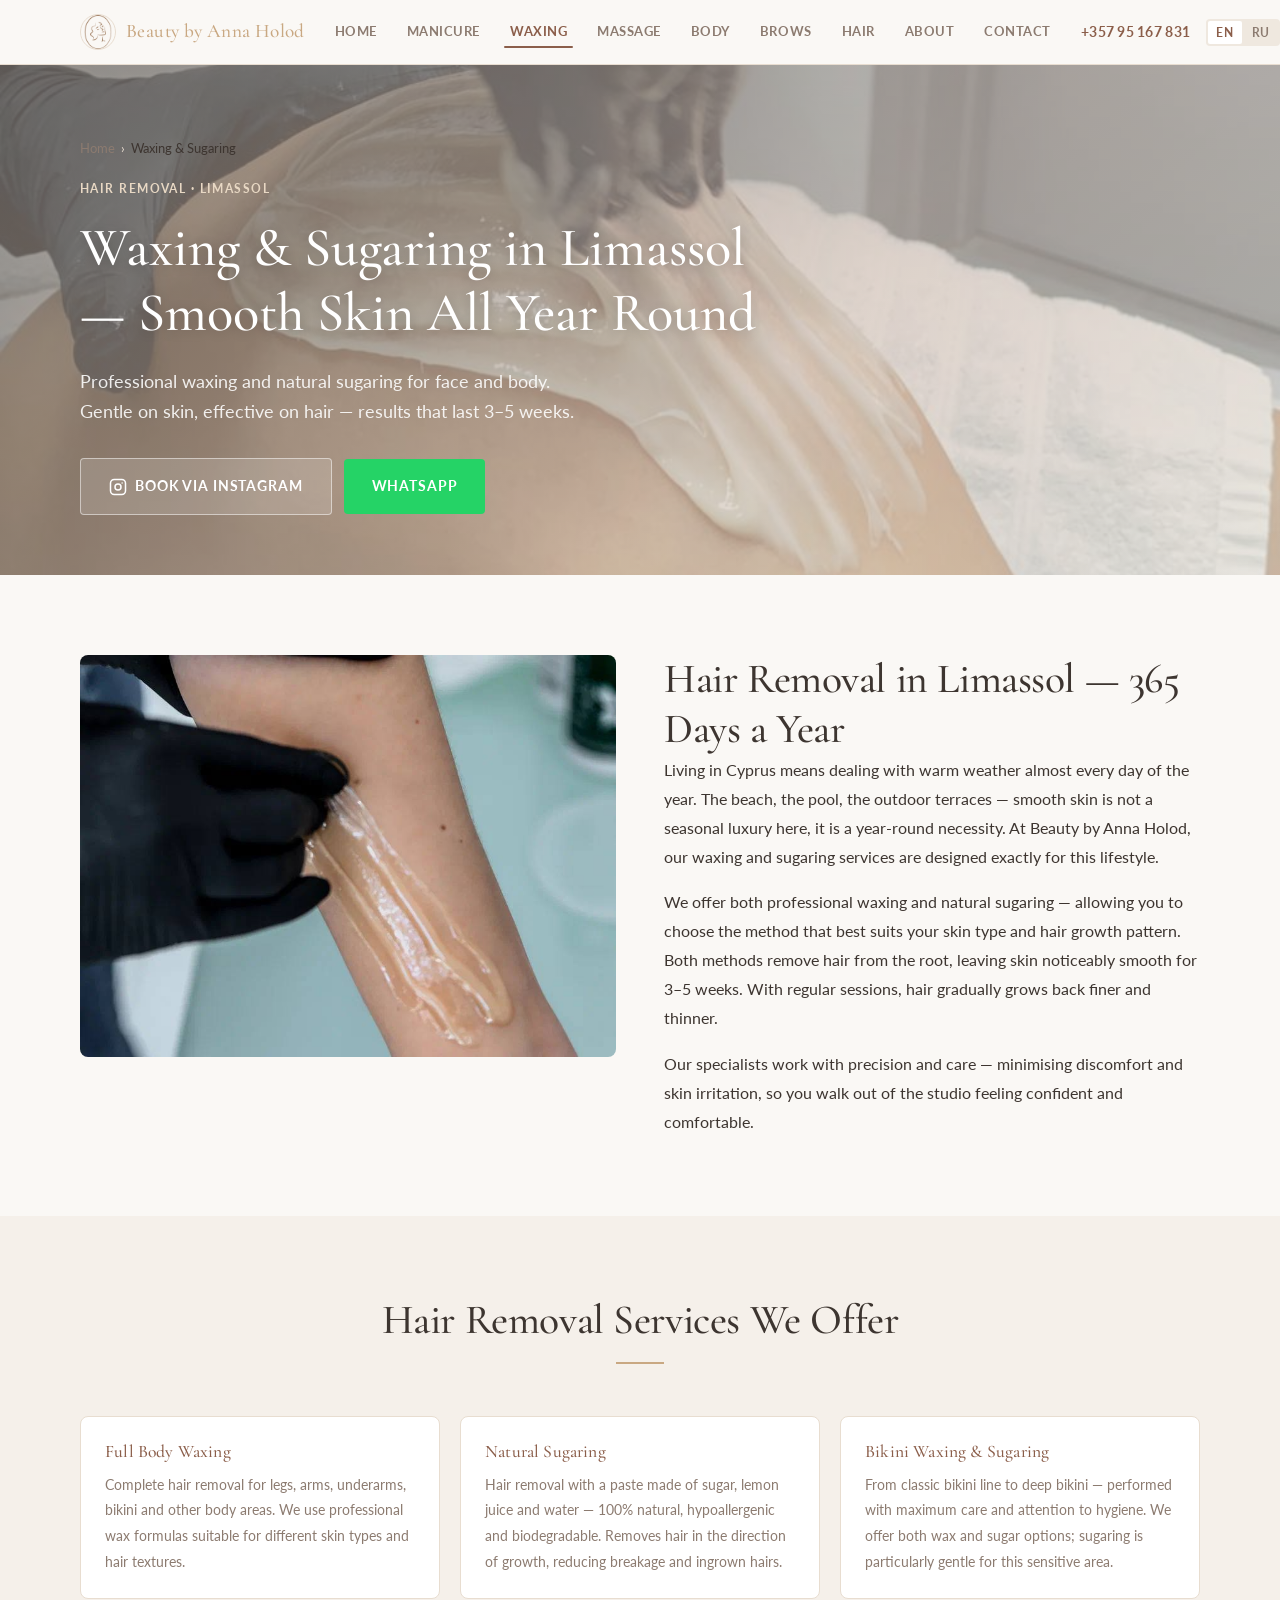
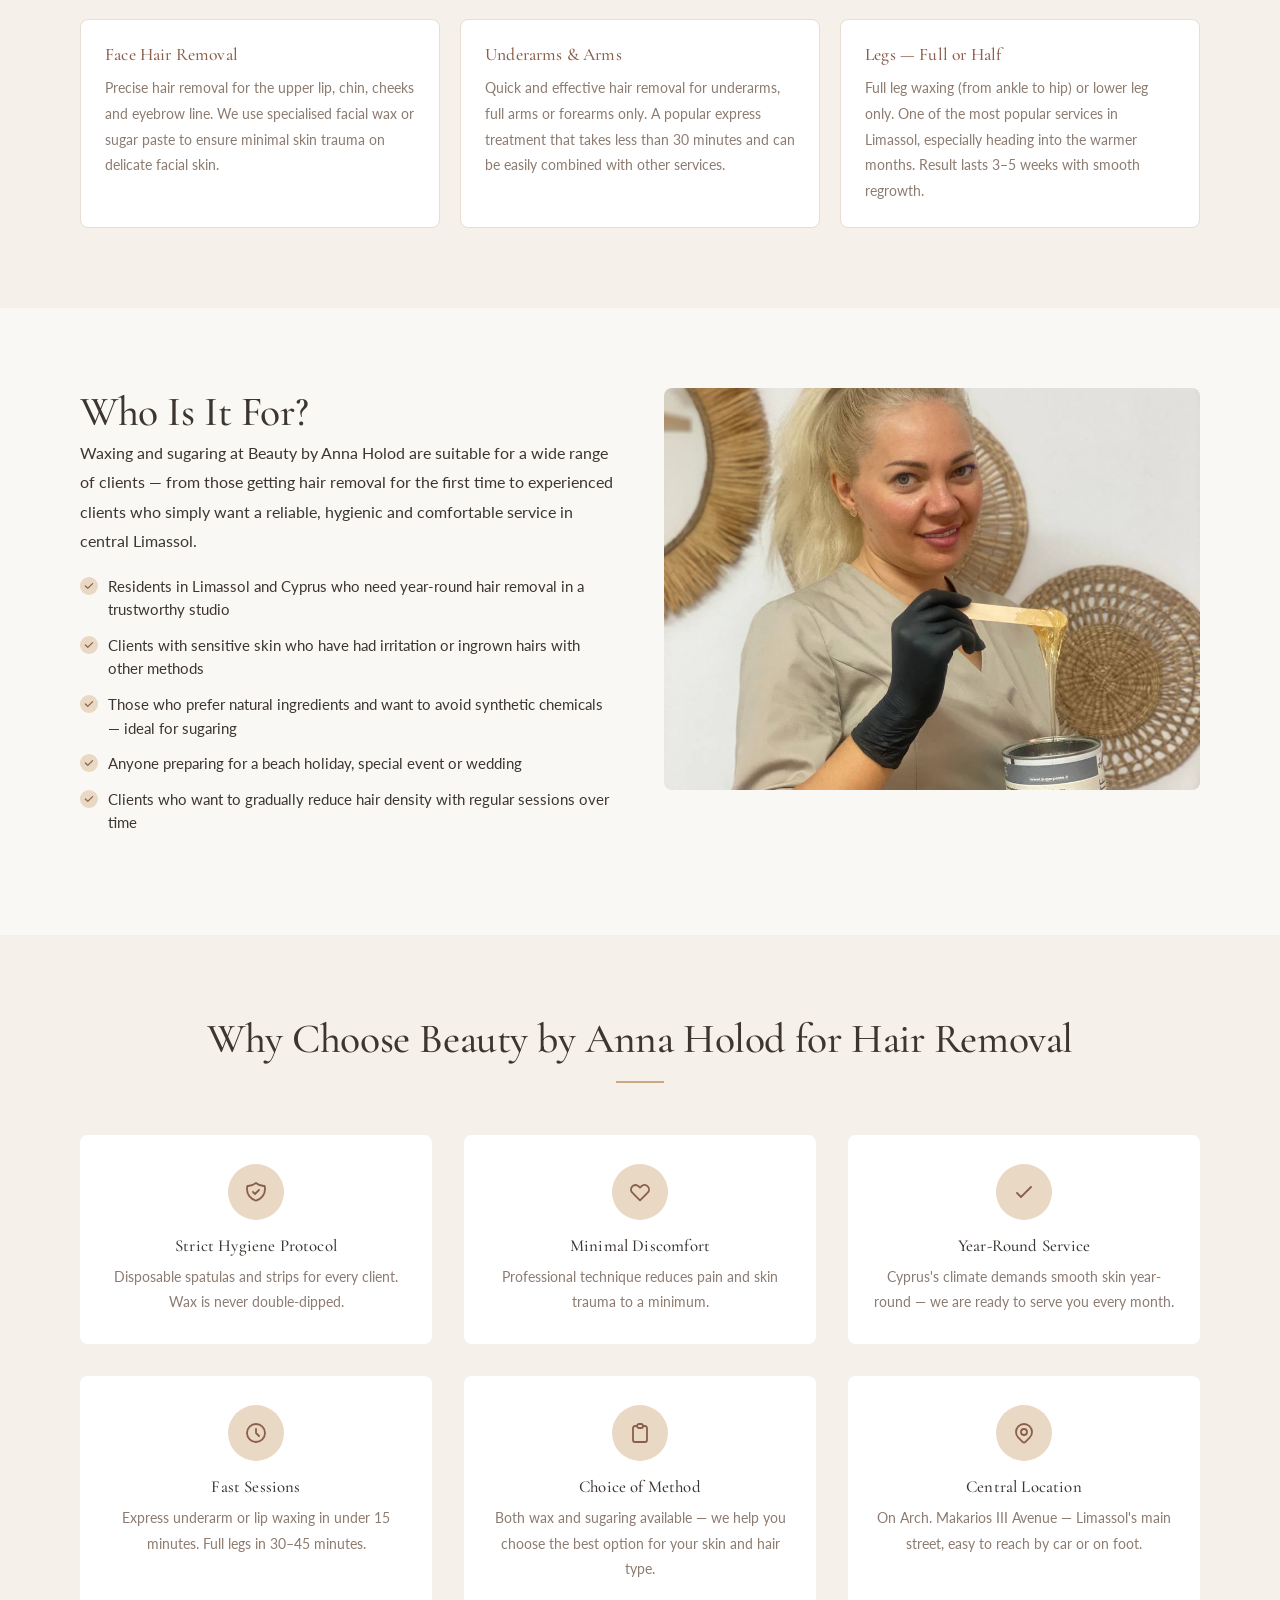
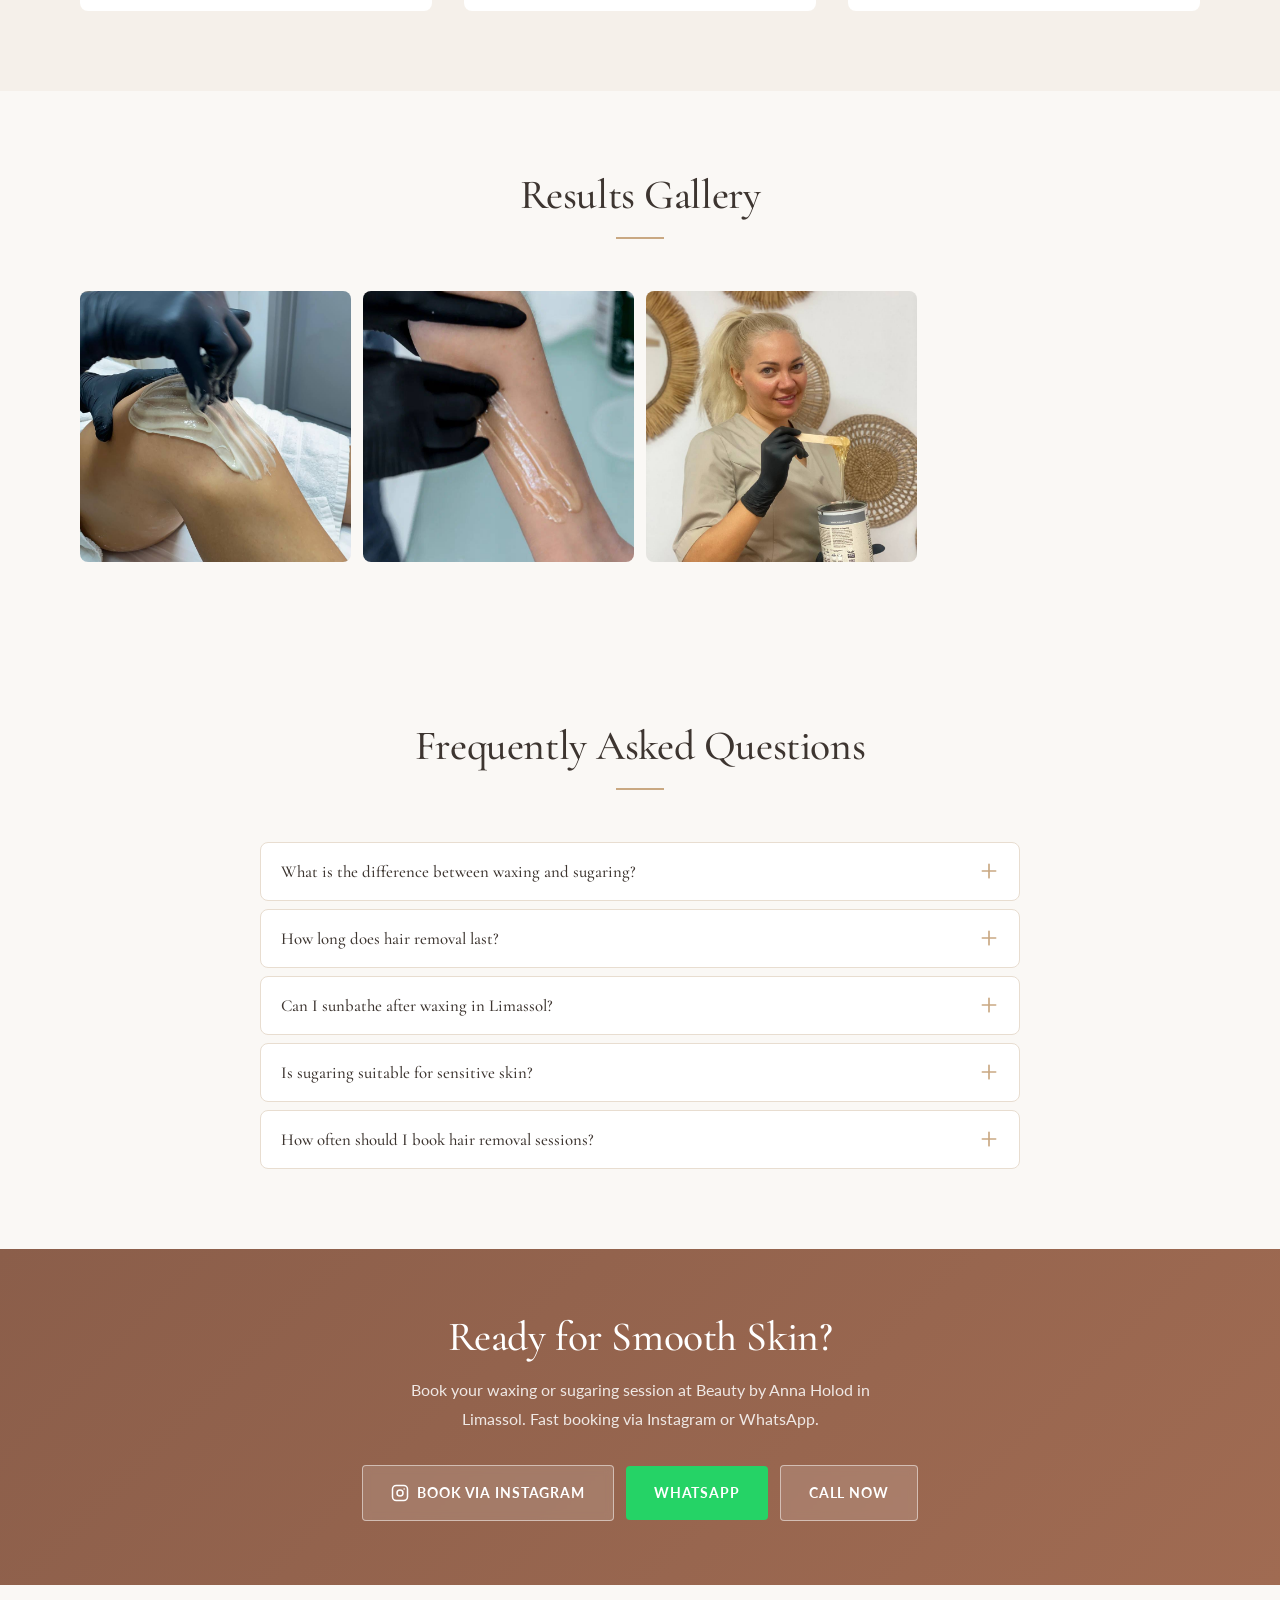
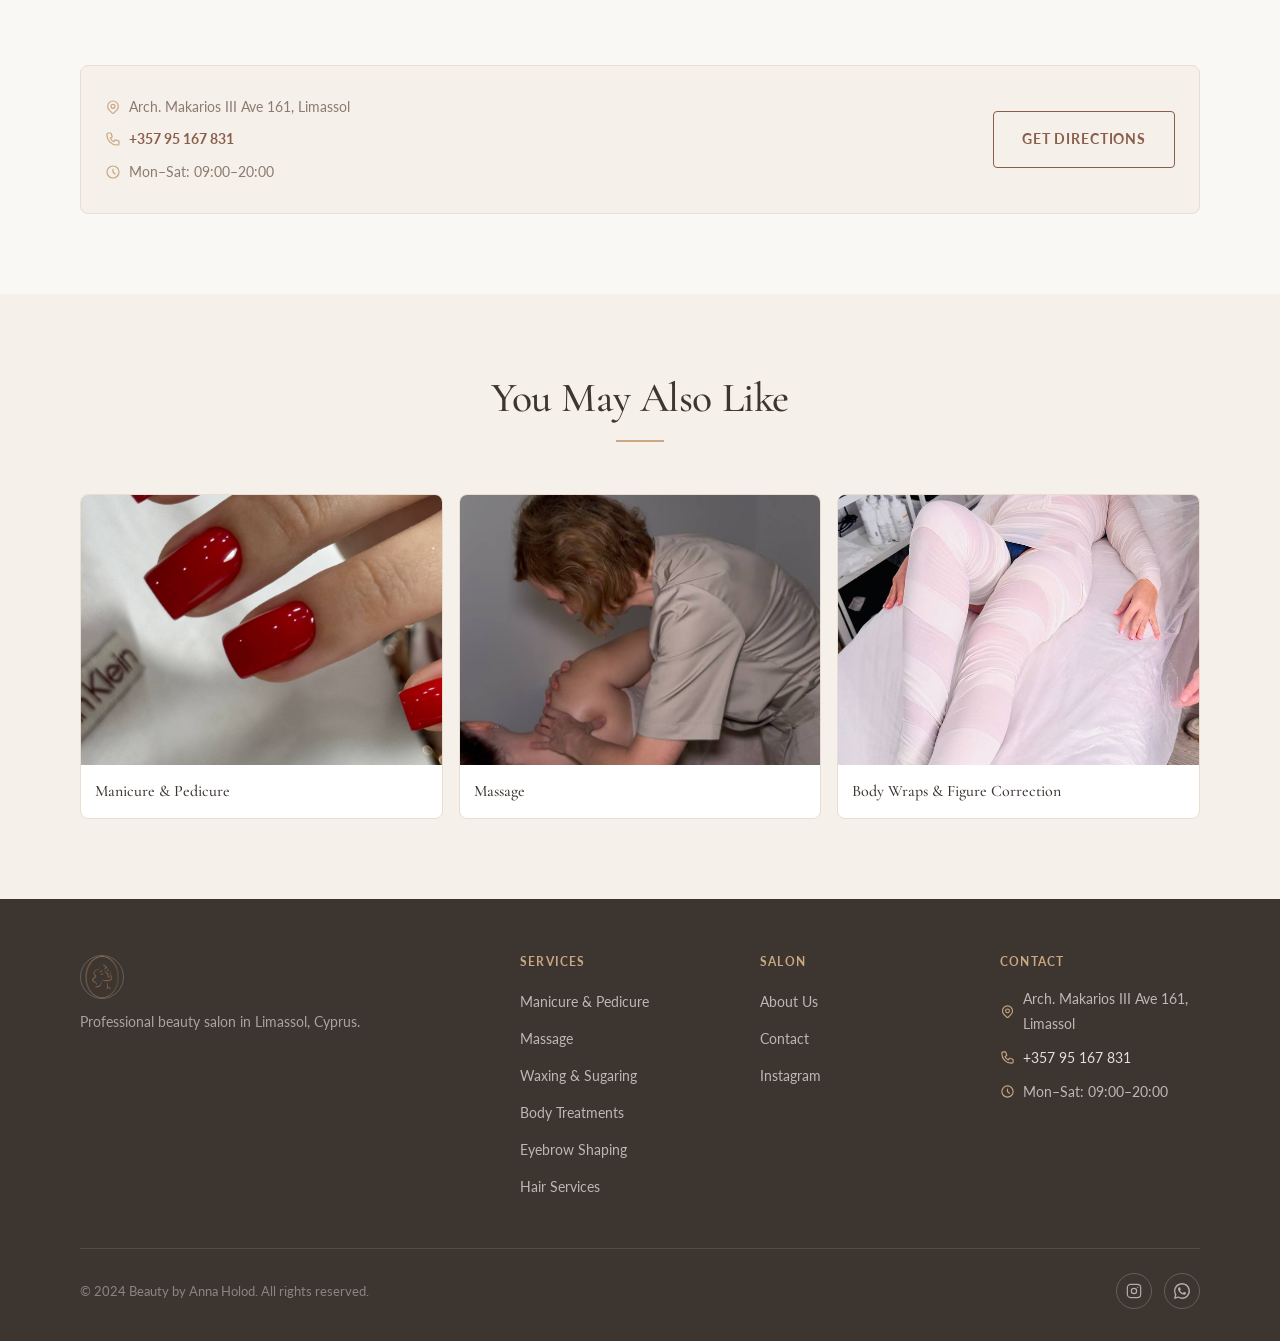
<file: waxing.html>
<!DOCTYPE html>
<html lang="en">
<head>
  <meta charset="UTF-8">
  <meta name="viewport" content="width=device-width, initial-scale=1.0">
  <title>Waxing & Sugaring in Limassol | Hair Removal — Beauty by Anna Holod</title>
  <meta name="description" content="Smooth skin all year round. Professional waxing and sugaring in Limassol at Beauty by Anna Holod. Gentle hair removal for face and body. Book now on Makarios III.">
  <meta name="robots" content="index, follow">
  <link rel="canonical" href="https://beauty-by-anna-holod.com/waxing.html">
  <meta property="og:type" content="website">
  <meta property="og:title" content="Waxing & Sugaring in Limassol | Hair Removal — Beauty by Anna Holod">
  <meta property="og:description" content="Smooth skin all year round. Professional waxing and sugaring in Limassol at Beauty by Anna Holod. Gentle hair removal for face and body.">
  <meta property="og:image" content="https://beauty-by-anna-holod.com/images/waxing-1.jpg">
  <meta property="og:url" content="https://beauty-by-anna-holod.com/waxing.html">
  <link rel="icon" type="image/x-icon" href="images/favicon-pack/favicon.ico">
  <link rel="icon" type="image/png" sizes="32x32" href="images/favicon-pack/favicon-32x32.png">
  <link rel="icon" type="image/png" sizes="16x16" href="images/favicon-pack/favicon-16x16.png">
  <link rel="apple-touch-icon" sizes="180x180" href="images/favicon-pack/apple-touch-icon.png">
  <link rel="stylesheet" href="style.css">
  <script type="application/ld+json">
  [
    {
      "@context": "https://schema.org",
      "@type": "BeautySalon",
      "name": "Beauty by Anna Holod",
      "url": "https://beauty-by-anna-holod.com",
      "telephone": "+35795167831",
      "image": "https://beauty-by-anna-holod.com/images/waxing-1.jpg",
      "address": {
        "@type": "PostalAddress",
        "streetAddress": "Arch. Makarios III Avenue 161",
        "addressLocality": "Limassol",
        "addressCountry": "CY",
        "postalCode": "3090"
      },
      "geo": {
        "@type": "GeoCoordinates",
        "latitude": "34.6751",
        "longitude": "33.0441"
      },
      "sameAs": ["https://www.instagram.com/beauty_by_anna_holod/"],
      "openingHours": ["Mo-Sa 09:00-20:00"],
      "priceRange": "€€",
      "areaServed": "Limassol, Cyprus"
    },
    {
      "@context": "https://schema.org",
      "@type": "FAQPage",
      "mainEntity": [
        {
          "@type": "Question",
          "name": "What is the difference between waxing and sugaring?",
          "acceptedAnswer": {
            "@type": "Answer",
            "text": "Waxing uses synthetic wax applied in the direction of hair growth and removed against it. Sugaring uses a natural paste made of sugar, lemon and water, applied against the hair growth direction and removed with it — which means less trauma to the follicle, less breakage and less irritation. Sugaring is generally gentler and better for sensitive skin."
          }
        },
        {
          "@type": "Question",
          "name": "How long does hair removal last?",
          "acceptedAnswer": {
            "@type": "Answer",
            "text": "Results typically last 3–5 weeks depending on your individual hair growth cycle. With regular sessions, hair grows back thinner and sparser over time, so the effect gradually extends."
          }
        },
        {
          "@type": "Question",
          "name": "Can I sunbathe after waxing in Limassol?",
          "acceptedAnswer": {
            "@type": "Answer",
            "text": "We recommend waiting at least 24–48 hours before sun exposure after waxing or sugaring. The skin is more sensitive immediately after hair removal, and direct sun can cause irritation or hyperpigmentation. Always apply SPF to treated areas when outdoors in Cyprus."
          }
        },
        {
          "@type": "Question",
          "name": "Is sugaring suitable for sensitive skin?",
          "acceptedAnswer": {
            "@type": "Answer",
            "text": "Yes. Sugaring paste contains only natural ingredients and is hypoallergenic. It adheres only to the hair and dead skin cells — not to living skin — which makes it significantly gentler than wax. It is the preferred choice for clients with sensitive skin, prone to redness or irritation."
          }
        },
        {
          "@type": "Question",
          "name": "How often should I book hair removal sessions?",
          "acceptedAnswer": {
            "@type": "Answer",
            "text": "Most clients book every 3–5 weeks. In Cyprus's warm climate, many prefer to book more frequently — every 3 weeks — to maintain smooth skin year-round, especially during beach and outdoor season. With consistent sessions, regrowth gradually slows down."
          }
        }
      ]
    }
  ]
  </script>
</head>
<body>


<header class="site-header">
  <div class="container">
    <div class="header__inner">
      <a href="index.html" class="header__logo">
        <img src="images/favicon-pack/apple-touch-icon.png" alt="Beauty by Anna Holod logo" class="header__logo-img" width="36" height="36">
        <span class="header__logo-text">Beauty <span>by Anna Holod</span></span>
      </a>
      <nav class="site-nav" id="site-nav" aria-label="Main navigation">
        <ul>
          <li><a href="index.html" data-en="Home" data-ru="Главная">Home</a></li>
          <li><a href="manicure.html" data-en="Manicure" data-ru="Маникюр">Manicure</a></li>
          <li><a href="waxing.html" class="active" data-en="Waxing" data-ru="Депиляция">Waxing</a></li>
          <li><a href="massage.html" data-en="Massage" data-ru="Массаж">Massage</a></li>
          <li><a href="body.html" data-en="Body" data-ru="Тело">Body</a></li>
          <li><a href="brows.html" data-en="Brows" data-ru="Брови">Brows</a></li>
          <li><a href="hair.html" data-en="Hair" data-ru="Волосы">Hair</a></li>
          <li><a href="about.html" data-en="About" data-ru="О нас">About</a></li>
          <li><a href="contact.html" data-en="Contact" data-ru="Контакты">Contact</a></li>
        </ul>
      </nav>
      <div class="header__right">
        <a href="tel:+35795167831" class="header__phone">+357 95 167 831</a>
        <div class="lang-switcher">
          <button class="lang-btn active" data-lang="en">EN</button>
          <button class="lang-btn" data-lang="ru">RU</button>
        </div>
        <a href="https://n355630.alteg.io/" target="_blank" rel="noopener" class="btn btn--primary header__book-btn" data-en="Book Now" data-ru="Записаться">Book Now</a>
        <button class="hamburger" id="hamburger" aria-label="Toggle menu" aria-expanded="false">
          <span></span><span></span><span></span>
        </button>
      </div>
    </div>
  </div>
</header>

<!-- HERO -->
<section class="hero hero--service">
  <div class="hero__bg">
    <img src="images/waxing-1.jpg" alt="Professional waxing and sugaring in Limassol — Beauty by Anna Holod" loading="eager">
  </div>
  <div class="hero__overlay"></div>
  <div class="container">
    <div class="hero__content">
      <nav class="breadcrumb" aria-label="Breadcrumb">
        <a href="index.html" data-en="Home" data-ru="Главная">Home</a>
        <span class="sep">›</span>
        <span data-en="Waxing & Sugaring" data-ru="Депиляция и шугаринг">Waxing & Sugaring</span>
      </nav>
      <p class="hero__tag" data-en="Hair Removal · Limassol" data-ru="Депиляция · Лимассол">Hair Removal · Limassol</p>
      <h1 class="hero__title" data-en="Waxing & Sugaring in Limassol — Smooth Skin All Year Round" data-ru="Депиляция и шугаринг в Лимассоле — гладкая кожа круглый год">Waxing & Sugaring in Limassol — Smooth Skin All Year Round</h1>
      <p class="hero__subtitle" data-en="Professional waxing and natural sugaring for face and body. Gentle on skin, effective on hair — results that last 3–5 weeks." data-ru="Профессиональная восковая депиляция и натуральный шугаринг для лица и тела. Мягко для кожи, эффективно для волос — результат держится 3–5 недель.">Professional waxing and natural sugaring for face and body. Gentle on skin, effective on hair — results that last 3–5 weeks.</p>
      <div class="btn-group">
        <a href="https://www.instagram.com/beauty_by_anna_holod/" target="_blank" rel="noopener" class="btn btn--ghost">
          <svg xmlns="http://www.w3.org/2000/svg" viewBox="0 0 24 24" fill="none" stroke="currentColor" stroke-width="2" width="18" height="18"><rect x="2" y="2" width="20" height="20" rx="5"/><circle cx="12" cy="12" r="4"/><circle cx="17.5" cy="6.5" r="1" fill="currentColor" stroke="none"/></svg>
          <span data-en="Book via Instagram" data-ru="Записаться в Instagram">Book via Instagram</span>
        </a>
        <a href="https://wa.me/35795167831" target="_blank" rel="noopener" class="btn btn--wa">
          <span data-en="WhatsApp" data-ru="WhatsApp">WhatsApp</span>
        </a>
      </div>
    </div>
  </div>
</section>

<!-- SEO INTRO -->
<section class="section">
  <div class="container">
    <div class="service-intro reveal">
      <div class="service-intro__img">
        <img src="images/waxing-2.jpg" alt="Sugaring hair removal at Beauty by Anna Holod, Limassol" loading="lazy">
      </div>
      <div>
        <h2 data-en="Hair Removal in Limassol — 365 Days a Year" data-ru="Депиляция в Лимассоле — 365 дней в году">Hair Removal in Limassol — 365 Days a Year</h2>
        <p data-en="Living in Cyprus means dealing with warm weather almost every day of the year. The beach, the pool, the outdoor terraces — smooth skin is not a seasonal luxury here, it is a year-round necessity. At Beauty by Anna Holod, our waxing and sugaring services are designed exactly for this lifestyle." data-ru="Жизнь на Кипре означает тёплую погоду почти каждый день в году. Пляж, бассейн, открытые террасы — гладкая кожа здесь не сезонная роскошь, а круглогодическая необходимость. В Beauty by Anna Holod наши услуги депиляции и шугаринга созданы именно для такого образа жизни.">Living in Cyprus means dealing with warm weather almost every day of the year. The beach, the pool, the outdoor terraces — smooth skin is not a seasonal luxury here, it is a year-round necessity. At Beauty by Anna Holod, our waxing and sugaring services are designed exactly for this lifestyle.</p>
        <p data-en="We offer both professional waxing and natural sugaring — allowing you to choose the method that best suits your skin type and hair growth pattern. Both methods remove hair from the root, leaving skin noticeably smooth for 3–5 weeks. With regular sessions, hair gradually grows back finer and thinner." data-ru="Мы предлагаем профессиональную восковую депиляцию и натуральный шугаринг — выбирайте метод, который лучше подходит вашему типу кожи и характеру роста волос. Оба метода удаляют волосы с корнем, оставляя кожу гладкой на 3–5 недель. При регулярных сеансах волосы постепенно становятся тоньше.">We offer both professional waxing and natural sugaring — allowing you to choose the method that best suits your skin type and hair growth pattern. Both methods remove hair from the root, leaving skin noticeably smooth for 3–5 weeks. With regular sessions, hair gradually grows back finer and thinner.</p>
        <p data-en="Our specialists work with precision and care — minimising discomfort and skin irritation, so you walk out of the studio feeling confident and comfortable." data-ru="Наши специалисты работают точно и бережно — сводя дискомфорт и раздражение к минимуму, чтобы вы вышли из студии уверенными и комфортными.">Our specialists work with precision and care — minimising discomfort and skin irritation, so you walk out of the studio feeling confident and comfortable.</p>
      </div>
    </div>
  </div>
</section>

<!-- WHAT'S INCLUDED -->
<section class="section section--alt">
  <div class="container">
    <div class="section__header reveal">
      <h2 data-en="Hair Removal Services We Offer" data-ru="Наши услуги депиляции">Hair Removal Services We Offer</h2>
      <div class="divider"></div>
    </div>
    <div class="info-grid reveal">
      <div class="info-card">
        <h3 data-en="Full Body Waxing" data-ru="Восковая депиляция всего тела">Full Body Waxing</h3>
        <p data-en="Complete hair removal for legs, arms, underarms, bikini and other body areas. We use professional wax formulas suitable for different skin types and hair textures." data-ru="Полное удаление волос на ногах, руках, подмышках, зоне бикини и других частях тела. Профессиональные восковые формулы для разных типов кожи.">Complete hair removal for legs, arms, underarms, bikini and other body areas. We use professional wax formulas suitable for different skin types and hair textures.</p>
      </div>
      <div class="info-card">
        <h3 data-en="Natural Sugaring" data-ru="Натуральный шугаринг">Natural Sugaring</h3>
        <p data-en="Hair removal with a paste made of sugar, lemon juice and water — 100% natural, hypoallergenic and biodegradable. Removes hair in the direction of growth, reducing breakage and ingrown hairs." data-ru="Удаление волос пастой из сахара, лимонного сока и воды — 100% натуральный, гипоаллергенный и биоразлагаемый состав. Удаляет волосы по направлению роста, снижая обломку и вросшие волосы.">Hair removal with a paste made of sugar, lemon juice and water — 100% natural, hypoallergenic and biodegradable. Removes hair in the direction of growth, reducing breakage and ingrown hairs.</p>
      </div>
      <div class="info-card">
        <h3 data-en="Bikini Waxing & Sugaring" data-ru="Депиляция зоны бикини">Bikini Waxing & Sugaring</h3>
        <p data-en="From classic bikini line to deep bikini — performed with maximum care and attention to hygiene. We offer both wax and sugar options; sugaring is particularly gentle for this sensitive area." data-ru="От классической линии бикини до глубокого бикини — выполняется с максимальной осторожностью и вниманием к гигиене. Предлагаем воск и сахарную пасту; шугаринг особенно мягок для этой чувствительной зоны.">From classic bikini line to deep bikini — performed with maximum care and attention to hygiene. We offer both wax and sugar options; sugaring is particularly gentle for this sensitive area.</p>
      </div>
      <div class="info-card">
        <h3 data-en="Face Hair Removal" data-ru="Депиляция лица">Face Hair Removal</h3>
        <p data-en="Precise hair removal for the upper lip, chin, cheeks and eyebrow line. We use specialised facial wax or sugar paste to ensure minimal skin trauma on delicate facial skin." data-ru="Точное удаление волос на верхней губе, подбородке, щеках и линии бровей. Специальный воск или сахарная паста для минимального травматизма нежной кожи лица.">Precise hair removal for the upper lip, chin, cheeks and eyebrow line. We use specialised facial wax or sugar paste to ensure minimal skin trauma on delicate facial skin.</p>
      </div>
      <div class="info-card">
        <h3 data-en="Underarms & Arms" data-ru="Подмышки и руки">Underarms & Arms</h3>
        <p data-en="Quick and effective hair removal for underarms, full arms or forearms only. A popular express treatment that takes less than 30 minutes and can be easily combined with other services." data-ru="Быстрое и эффективное удаление волос в подмышках, на руках или только на предплечьях. Популярная экспресс-процедура, занимающая менее 30 минут.">Quick and effective hair removal for underarms, full arms or forearms only. A popular express treatment that takes less than 30 minutes and can be easily combined with other services.</p>
      </div>
      <div class="info-card">
        <h3 data-en="Legs — Full or Half" data-ru="Ноги — полная или половина">Legs — Full or Half</h3>
        <p data-en="Full leg waxing (from ankle to hip) or lower leg only. One of the most popular services in Limassol, especially heading into the warmer months. Result lasts 3–5 weeks with smooth regrowth." data-ru="Восковая депиляция полных ног (от щиколотки до бедра) или только голеней. Одна из самых популярных услуг в Лимассоле, особенно перед тёплыми месяцами. Результат держится 3–5 недель.">Full leg waxing (from ankle to hip) or lower leg only. One of the most popular services in Limassol, especially heading into the warmer months. Result lasts 3–5 weeks with smooth regrowth.</p>
      </div>
    </div>
  </div>
</section>

<!-- FOR WHOM -->
<section class="section">
  <div class="container">
    <div class="service-intro reveal">
      <div>
        <h2 data-en="Who Is It For?" data-ru="Для кого?">Who Is It For?</h2>
        <p data-en="Waxing and sugaring at Beauty by Anna Holod are suitable for a wide range of clients — from those getting hair removal for the first time to experienced clients who simply want a reliable, hygienic and comfortable service in central Limassol." data-ru="Депиляция и шугаринг в Beauty by Anna Holod подходят широкому кругу клиентов — от тех, кто делает депиляцию впервые, до опытных клиентов, которым просто нужен надёжный, гигиеничный и комфортный сервис в центре Лимассола.">Waxing and sugaring at Beauty by Anna Holod are suitable for a wide range of clients — from those getting hair removal for the first time to experienced clients who simply want a reliable, hygienic and comfortable service in central Limassol.</p>
        <ul class="checklist">
          <li data-en="Residents in Limassol and Cyprus who need year-round hair removal in a trustworthy studio" data-ru="Жители Лимассола и Кипра, которым нужна круглогодичная депиляция в надёжной студии">Residents in Limassol and Cyprus who need year-round hair removal in a trustworthy studio</li>
          <li data-en="Clients with sensitive skin who have had irritation or ingrown hairs with other methods" data-ru="Клиенты с чувствительной кожей, у которых было раздражение или вросшие волосы при других методах">Clients with sensitive skin who have had irritation or ingrown hairs with other methods</li>
          <li data-en="Those who prefer natural ingredients and want to avoid synthetic chemicals — ideal for sugaring" data-ru="Те, кто предпочитает натуральные ингредиенты и хочет избежать синтетических химикатов — идеально для шугаринга">Those who prefer natural ingredients and want to avoid synthetic chemicals — ideal for sugaring</li>
          <li data-en="Anyone preparing for a beach holiday, special event or wedding" data-ru="Все, кто готовится к пляжному отдыху, особому мероприятию или свадьбе">Anyone preparing for a beach holiday, special event or wedding</li>
          <li data-en="Clients who want to gradually reduce hair density with regular sessions over time" data-ru="Клиенты, которые хотят постепенно уменьшить густоту волос при регулярных сеансах">Clients who want to gradually reduce hair density with regular sessions over time</li>
        </ul>
      </div>
      <div class="service-intro__img">
        <img src="images/waxing-3.jpg" alt="Waxing result — smooth skin at Beauty by Anna Holod" loading="lazy">
      </div>
    </div>
  </div>
</section>

<!-- RESULTS + WHY US -->
<section class="section section--alt">
  <div class="container">
    <div class="section__header reveal">
      <h2 data-en="Why Choose Beauty by Anna Holod for Hair Removal" data-ru="Почему выбирают Beauty by Anna Holod для депиляции">Why Choose Beauty by Anna Holod for Hair Removal</h2>
      <div class="divider"></div>
    </div>
    <div class="features-grid reveal">
      <div class="feature-item">
        <div class="feature-item__icon">
          <svg xmlns="http://www.w3.org/2000/svg" fill="none" viewBox="0 0 24 24" stroke="currentColor" stroke-width="1.8"><path stroke-linecap="round" stroke-linejoin="round" d="M9 12l2 2 4-4m5.618-4.016A11.955 11.955 0 0112 2.944a11.955 11.955 0 01-8.618 3.04A12.02 12.02 0 003 9c0 5.591 3.824 10.29 9 11.622 5.176-1.332 9-6.03 9-11.622 0-1.042-.133-2.052-.382-3.016z"/></svg>
        </div>
        <h3 data-en="Strict Hygiene Protocol" data-ru="Строгий протокол гигиены">Strict Hygiene Protocol</h3>
        <p data-en="Disposable spatulas and strips for every client. Wax is never double-dipped." data-ru="Одноразовые шпатели и полоски для каждого клиента. Воск никогда не используется повторно.">Disposable spatulas and strips for every client. Wax is never double-dipped.</p>
      </div>
      <div class="feature-item">
        <div class="feature-item__icon">
          <svg xmlns="http://www.w3.org/2000/svg" fill="none" viewBox="0 0 24 24" stroke="currentColor" stroke-width="1.8"><path stroke-linecap="round" stroke-linejoin="round" d="M4.318 6.318a4.5 4.5 0 000 6.364L12 20.364l7.682-7.682a4.5 4.5 0 00-6.364-6.364L12 7.636l-1.318-1.318a4.5 4.5 0 00-6.364 0z"/></svg>
        </div>
        <h3 data-en="Minimal Discomfort" data-ru="Минимальный дискомфорт">Minimal Discomfort</h3>
        <p data-en="Professional technique reduces pain and skin trauma to a minimum." data-ru="Профессиональная техника сводит боль и травму кожи к минимуму.">Professional technique reduces pain and skin trauma to a minimum.</p>
      </div>
      <div class="feature-item">
        <div class="feature-item__icon">
          <svg xmlns="http://www.w3.org/2000/svg" fill="none" viewBox="0 0 24 24" stroke="currentColor" stroke-width="1.8"><path stroke-linecap="round" stroke-linejoin="round" d="M5 13l4 4L19 7"/></svg>
        </div>
        <h3 data-en="Year-Round Service" data-ru="Услуга круглый год">Year-Round Service</h3>
        <p data-en="Cyprus's climate demands smooth skin year-round — we are ready to serve you every month." data-ru="Климат Кипра требует гладкой кожи круглый год — мы готовы обслуживать вас каждый месяц.">Cyprus's climate demands smooth skin year-round — we are ready to serve you every month.</p>
      </div>
      <div class="feature-item">
        <div class="feature-item__icon">
          <svg xmlns="http://www.w3.org/2000/svg" fill="none" viewBox="0 0 24 24" stroke="currentColor" stroke-width="1.8"><path stroke-linecap="round" stroke-linejoin="round" d="M12 8v4l3 3m6-3a9 9 0 11-18 0 9 9 0 0118 0z"/></svg>
        </div>
        <h3 data-en="Fast Sessions" data-ru="Быстрые сеансы">Fast Sessions</h3>
        <p data-en="Express underarm or lip waxing in under 15 minutes. Full legs in 30–45 minutes." data-ru="Экспресс-депиляция подмышек или верхней губы менее чем за 15 минут. Полные ноги за 30–45 минут.">Express underarm or lip waxing in under 15 minutes. Full legs in 30–45 minutes.</p>
      </div>
      <div class="feature-item">
        <div class="feature-item__icon">
          <svg xmlns="http://www.w3.org/2000/svg" fill="none" viewBox="0 0 24 24" stroke="currentColor" stroke-width="1.8"><path stroke-linecap="round" stroke-linejoin="round" d="M9 5H7a2 2 0 00-2 2v12a2 2 0 002 2h10a2 2 0 002-2V7a2 2 0 00-2-2h-2M9 5a2 2 0 002 2h2a2 2 0 002-2M9 5a2 2 0 012-2h2a2 2 0 012 2"/></svg>
        </div>
        <h3 data-en="Choice of Method" data-ru="Выбор метода">Choice of Method</h3>
        <p data-en="Both wax and sugaring available — we help you choose the best option for your skin and hair type." data-ru="Доступны как воск, так и шугаринг — мы помогаем выбрать лучший вариант для вашего типа кожи и волос.">Both wax and sugaring available — we help you choose the best option for your skin and hair type.</p>
      </div>
      <div class="feature-item">
        <div class="feature-item__icon">
          <svg xmlns="http://www.w3.org/2000/svg" fill="none" viewBox="0 0 24 24" stroke="currentColor" stroke-width="1.8"><path stroke-linecap="round" stroke-linejoin="round" d="M17.657 16.657L13.414 20.9a1.998 1.998 0 01-2.827 0l-4.244-4.243a8 8 0 1111.314 0z"/><path stroke-linecap="round" stroke-linejoin="round" d="M15 11a3 3 0 11-6 0 3 3 0 016 0z"/></svg>
        </div>
        <h3 data-en="Central Location" data-ru="Центральное расположение">Central Location</h3>
        <p data-en="On Arch. Makarios III Avenue — Limassol's main street, easy to reach by car or on foot." data-ru="На просп. Архиепископа Макариоса III — главной улице Лимассола, легко добраться на машине или пешком.">On Arch. Makarios III Avenue — Limassol's main street, easy to reach by car or on foot.</p>
      </div>
    </div>
  </div>
</section>

<!-- GALLERY -->
<section class="section">
  <div class="container">
    <div class="section__header reveal">
      <h2 data-en="Results Gallery" data-ru="Галерея результатов">Results Gallery</h2>
      <div class="divider"></div>
    </div>
    <div class="gallery-grid reveal">
      <div class="gallery-item">
        <img src="images/waxing-1.jpg" alt="Waxing result — smooth skin Beauty by Anna Holod" loading="lazy">
      </div>
      <div class="gallery-item">
        <img src="images/waxing-2.jpg" alt="Sugaring hair removal in Limassol" loading="lazy">
      </div>
      <div class="gallery-item">
        <img src="images/waxing-3.jpg" alt="Professional hair removal — Beauty by Anna Holod" loading="lazy">
      </div>
    </div>
  </div>
</section>


<!-- FAQ -->
<section class="section">
  <div class="container">
    <div class="section__header reveal">
      <h2 data-en="Frequently Asked Questions" data-ru="Часто задаваемые вопросы">Frequently Asked Questions</h2>
      <div class="divider"></div>
    </div>
    <div class="faq-list reveal">
      <div class="faq-item">
        <button class="faq-item__q" aria-expanded="false">
          <span data-en="What is the difference between waxing and sugaring?" data-ru="В чём разница между восковой депиляцией и шугарингом?">What is the difference between waxing and sugaring?</span>
          <svg class="faq-item__icon" xmlns="http://www.w3.org/2000/svg" fill="none" viewBox="0 0 24 24" stroke="currentColor" stroke-width="2"><path stroke-linecap="round" stroke-linejoin="round" d="M12 4v16m8-8H4"/></svg>
        </button>
        <div class="faq-item__a">
          <p data-en="Waxing uses synthetic wax applied in the direction of hair growth and removed against it. Sugaring uses a natural paste made of sugar, lemon and water, applied against the hair growth direction and removed with it — which means less trauma to the follicle, less breakage and less irritation. Sugaring is generally gentler and better for sensitive skin." data-ru="Восковая депиляция использует синтетический воск, наносимый по направлению роста волос и снимаемый против него. Шугаринг использует натуральную пасту из сахара, лимона и воды, наносимую против направления роста и снимаемую по нему — меньше травмы фолликула, меньше обломки и раздражения. Шугаринг в целом мягче и лучше для чувствительной кожи.">Waxing uses synthetic wax applied in the direction of hair growth and removed against it. Sugaring uses a natural paste made of sugar, lemon and water, applied against the hair growth direction and removed with it — which means less trauma to the follicle, less breakage and less irritation. Sugaring is generally gentler and better for sensitive skin.</p>
        </div>
      </div>
      <div class="faq-item">
        <button class="faq-item__q" aria-expanded="false">
          <span data-en="How long does hair removal last?" data-ru="Сколько держится результат депиляции?">How long does hair removal last?</span>
          <svg class="faq-item__icon" xmlns="http://www.w3.org/2000/svg" fill="none" viewBox="0 0 24 24" stroke="currentColor" stroke-width="2"><path stroke-linecap="round" stroke-linejoin="round" d="M12 4v16m8-8H4"/></svg>
        </button>
        <div class="faq-item__a">
          <p data-en="Results typically last 3–5 weeks depending on your individual hair growth cycle. With regular sessions, hair grows back thinner and sparser over time, so the effect gradually extends." data-ru="Результаты обычно сохраняются 3–5 недель в зависимости от индивидуального цикла роста волос. При регулярных сеансах волосы постепенно вырастают тоньше и реже, поэтому эффект со временем продлевается.">Results typically last 3–5 weeks depending on your individual hair growth cycle. With regular sessions, hair grows back thinner and sparser over time, so the effect gradually extends.</p>
        </div>
      </div>
      <div class="faq-item">
        <button class="faq-item__q" aria-expanded="false">
          <span data-en="Can I sunbathe after waxing in Limassol?" data-ru="Можно ли загорать после депиляции в Лимассоле?">Can I sunbathe after waxing in Limassol?</span>
          <svg class="faq-item__icon" xmlns="http://www.w3.org/2000/svg" fill="none" viewBox="0 0 24 24" stroke="currentColor" stroke-width="2"><path stroke-linecap="round" stroke-linejoin="round" d="M12 4v16m8-8H4"/></svg>
        </button>
        <div class="faq-item__a">
          <p data-en="We recommend waiting at least 24–48 hours before sun exposure after waxing or sugaring. The skin is more sensitive immediately after hair removal, and direct sun can cause irritation or hyperpigmentation. Always apply SPF to treated areas when outdoors in Cyprus." data-ru="Рекомендуем подождать не менее 24–48 часов перед воздействием солнца после депиляции. Кожа более чувствительна сразу после процедуры, прямое солнце может вызвать раздражение или гиперпигментацию. Всегда наносите SPF на обработанные зоны на Кипре.">We recommend waiting at least 24–48 hours before sun exposure after waxing or sugaring. The skin is more sensitive immediately after hair removal, and direct sun can cause irritation or hyperpigmentation. Always apply SPF to treated areas when outdoors in Cyprus.</p>
        </div>
      </div>
      <div class="faq-item">
        <button class="faq-item__q" aria-expanded="false">
          <span data-en="Is sugaring suitable for sensitive skin?" data-ru="Подходит ли шугаринг для чувствительной кожи?">Is sugaring suitable for sensitive skin?</span>
          <svg class="faq-item__icon" xmlns="http://www.w3.org/2000/svg" fill="none" viewBox="0 0 24 24" stroke="currentColor" stroke-width="2"><path stroke-linecap="round" stroke-linejoin="round" d="M12 4v16m8-8H4"/></svg>
        </button>
        <div class="faq-item__a">
          <p data-en="Yes. Sugaring paste contains only natural ingredients and is hypoallergenic. It adheres only to the hair and dead skin cells — not to living skin — which makes it significantly gentler than wax. It is the preferred choice for clients with sensitive skin, prone to redness or irritation." data-ru="Да. Сахарная паста содержит только натуральные ингредиенты и является гипоаллергенной. Она прилипает только к волосам и омертвевшим клеткам кожи — не к живой коже — что делает её значительно мягче воска. Предпочтительный выбор для клиентов с чувствительной кожей, склонной к покраснению.">Yes. Sugaring paste contains only natural ingredients and is hypoallergenic. It adheres only to the hair and dead skin cells — not to living skin — which makes it significantly gentler than wax. It is the preferred choice for clients with sensitive skin, prone to redness or irritation.</p>
        </div>
      </div>
      <div class="faq-item">
        <button class="faq-item__q" aria-expanded="false">
          <span data-en="How often should I book hair removal sessions?" data-ru="Как часто следует записываться на депиляцию?">How often should I book hair removal sessions?</span>
          <svg class="faq-item__icon" xmlns="http://www.w3.org/2000/svg" fill="none" viewBox="0 0 24 24" stroke="currentColor" stroke-width="2"><path stroke-linecap="round" stroke-linejoin="round" d="M12 4v16m8-8H4"/></svg>
        </button>
        <div class="faq-item__a">
          <p data-en="Most clients book every 3–5 weeks. In Cyprus's warm climate, many prefer to book more frequently — every 3 weeks — to maintain smooth skin year-round, especially during beach and outdoor season. With consistent sessions, regrowth gradually slows down." data-ru="Большинство клиентов записываются каждые 3–5 недель. В тёплом климате Кипра многие предпочитают записываться чаще — каждые 3 недели — чтобы поддерживать гладкую кожу круглый год, особенно в пляжный сезон. При постоянных сеансах отрастание постепенно замедляется.">Most clients book every 3–5 weeks. In Cyprus's warm climate, many prefer to book more frequently — every 3 weeks — to maintain smooth skin year-round, especially during beach and outdoor season. With consistent sessions, regrowth gradually slows down.</p>
        </div>
      </div>
    </div>
  </div>
</section>

<!-- CTA -->
<section class="cta-section">
  <div class="container">
    <h2 data-en="Ready for Smooth Skin?" data-ru="Готовы к гладкой коже?">Ready for Smooth Skin?</h2>
    <p data-en="Book your waxing or sugaring session at Beauty by Anna Holod in Limassol. Fast booking via Instagram or WhatsApp." data-ru="Запишитесь на депиляцию или шугаринг в Beauty by Anna Holod в Лимассоле. Быстрая запись через Instagram или WhatsApp.">Book your waxing or sugaring session at Beauty by Anna Holod in Limassol. Fast booking via Instagram or WhatsApp.</p>
    <div class="btn-group">
      <a href="https://www.instagram.com/beauty_by_anna_holod/" target="_blank" rel="noopener" class="btn btn--ghost">
        <svg xmlns="http://www.w3.org/2000/svg" viewBox="0 0 24 24" fill="none" stroke="currentColor" stroke-width="2" width="18" height="18"><rect x="2" y="2" width="20" height="20" rx="5"/><circle cx="12" cy="12" r="4"/><circle cx="17.5" cy="6.5" r="1" fill="currentColor" stroke="none"/></svg>
        <span data-en="Book via Instagram" data-ru="Записаться в Instagram">Book via Instagram</span>
      </a>
      <a href="https://wa.me/35795167831" target="_blank" rel="noopener" class="btn btn--wa">
        <span data-en="WhatsApp" data-ru="WhatsApp">WhatsApp</span>
      </a>
      <a href="tel:+35795167831" class="btn btn--ghost" data-en="Call Now" data-ru="Позвонить">Call Now</a>
    </div>
  </div>
</section>

<!-- MINI CONTACT -->
<section class="section">
  <div class="container">
    <div class="mini-contact reveal">
      <div class="mini-contact__info">
        <div class="mini-contact__row">
          <svg xmlns="http://www.w3.org/2000/svg" fill="none" viewBox="0 0 24 24" stroke="currentColor" stroke-width="1.8"><path stroke-linecap="round" stroke-linejoin="round" d="M17.657 16.657L13.414 20.9a1.998 1.998 0 01-2.827 0l-4.244-4.243a8 8 0 1111.314 0z"/><path stroke-linecap="round" stroke-linejoin="round" d="M15 11a3 3 0 11-6 0 3 3 0 016 0z"/></svg>
          <span data-en="Arch. Makarios III Ave 161, Limassol" data-ru="просп. Архиепископа Макариоса III, 161, Лимассол">Arch. Makarios III Ave 161, Limassol</span>
        </div>
        <div class="mini-contact__row">
          <svg xmlns="http://www.w3.org/2000/svg" fill="none" viewBox="0 0 24 24" stroke="currentColor" stroke-width="1.8"><path stroke-linecap="round" stroke-linejoin="round" d="M3 5a2 2 0 012-2h3.28a1 1 0 01.948.684l1.498 4.493a1 1 0 01-.502 1.21l-2.257 1.13a11.042 11.042 0 005.516 5.516l1.13-2.257a1 1 0 011.21-.502l4.493 1.498a1 1 0 01.684.949V19a2 2 0 01-2 2h-1C9.716 21 3 14.284 3 6V5z"/></svg>
          <a href="tel:+35795167831">+357 95 167 831</a>
        </div>
        <div class="mini-contact__row">
          <svg xmlns="http://www.w3.org/2000/svg" fill="none" viewBox="0 0 24 24" stroke="currentColor" stroke-width="1.8"><path stroke-linecap="round" stroke-linejoin="round" d="M12 8v4l3 3m6-3a9 9 0 11-18 0 9 9 0 0118 0z"/></svg>
          <span data-en="Mon–Sat: 09:00–20:00" data-ru="Пн–Сб: 09:00–20:00">Mon–Sat: 09:00–20:00</span>
        </div>
      </div>
      <a href="contact.html" class="btn btn--outline" data-en="Get Directions" data-ru="Как добраться">Get Directions</a>
    </div>
  </div>
</section>

<!-- RELATED SERVICES -->
<section class="section section--alt">
  <div class="container">
    <div class="section__header reveal">
      <h2 data-en="You May Also Like" data-ru="Вам также может понравиться">You May Also Like</h2>
      <div class="divider"></div>
    </div>
    <div class="related-grid reveal">
      <a href="manicure.html" class="related-card">
        <div class="related-card__img">
          <img src="images/manicure-1.jpg" alt="Manicure and pedicure in Limassol" loading="lazy">
        </div>
        <div class="related-card__label" data-en="Manicure & Pedicure" data-ru="Маникюр и педикюр">Manicure & Pedicure</div>
      </a>
      <a href="massage.html" class="related-card">
        <div class="related-card__img">
          <img src="images/massage-1.jpg" alt="Professional massage in Limassol" loading="lazy">
        </div>
        <div class="related-card__label" data-en="Massage" data-ru="Массаж">Massage</div>
      </a>
      <a href="body.html" class="related-card">
        <div class="related-card__img">
          <img src="images/body-1.jpg" alt="Body wraps and figure correction in Limassol" loading="lazy">
        </div>
        <div class="related-card__label" data-en="Body Wraps & Figure Correction" data-ru="Обёртывания и коррекция фигуры">Body Wraps & Figure Correction</div>
      </a>
    </div>
  </div>
</section>

<footer class="site-footer">
  <div class="container">
    <div class="footer__grid">
      <div class="footer__brand">
        <a href="index.html" class="footer__logo-link">
          <img src="images/favicon-pack/apple-touch-icon.png" alt="Beauty by Anna Holod" class="footer__logo-img" width="44" height="44">
          <span class="header__logo-text">Beauty by Anna Holod</span>
        </a>
        <p data-en="Professional beauty salon in Limassol, Cyprus." data-ru="Профессиональный салон красоты в Лимассоле, Кипр.">Professional beauty salon in Limassol, Cyprus.</p>
      </div>
      <div class="footer__col">
        <h4 data-en="Services" data-ru="Услуги">Services</h4>
        <ul>
          <li><a href="manicure.html" data-en="Manicure & Pedicure" data-ru="Маникюр и педикюр">Manicure & Pedicure</a></li>
          <li><a href="massage.html" data-en="Massage" data-ru="Массаж">Massage</a></li>
          <li><a href="waxing.html" data-en="Waxing & Sugaring" data-ru="Депиляция и шугаринг">Waxing & Sugaring</a></li>
          <li><a href="body.html" data-en="Body Treatments" data-ru="Обёртывания и коррекция">Body Treatments</a></li>
          <li><a href="brows.html" data-en="Eyebrow Shaping" data-ru="Оформление бровей">Eyebrow Shaping</a></li>
          <li><a href="hair.html" data-en="Hair Services" data-ru="Услуги для волос">Hair Services</a></li>
        </ul>
      </div>
      <div class="footer__col">
        <h4 data-en="Salon" data-ru="Салон">Salon</h4>
        <ul>
          <li><a href="about.html" data-en="About Us" data-ru="О нас">About Us</a></li>
          <li><a href="contact.html" data-en="Contact" data-ru="Контакты">Contact</a></li>
          <li><a href="https://www.instagram.com/beauty_by_anna_holod/" target="_blank" rel="noopener">Instagram</a></li>
        </ul>
      </div>
      <div class="footer__col">
        <h4 data-en="Contact" data-ru="Контакты">Contact</h4>
        <div class="footer__contact-row">
          <svg xmlns="http://www.w3.org/2000/svg" fill="none" viewBox="0 0 24 24" stroke="currentColor" stroke-width="1.8"><path stroke-linecap="round" stroke-linejoin="round" d="M17.657 16.657L13.414 20.9a1.998 1.998 0 01-2.827 0l-4.244-4.243a8 8 0 1111.314 0z"/><path stroke-linecap="round" stroke-linejoin="round" d="M15 11a3 3 0 11-6 0 3 3 0 016 0z"/></svg>
          <span>Arch. Makarios III Ave 161, Limassol</span>
        </div>
        <div class="footer__contact-row">
          <svg xmlns="http://www.w3.org/2000/svg" fill="none" viewBox="0 0 24 24" stroke="currentColor" stroke-width="1.8"><path stroke-linecap="round" stroke-linejoin="round" d="M3 5a2 2 0 012-2h3.28a1 1 0 01.948.684l1.498 4.493a1 1 0 01-.502 1.21l-2.257 1.13a11.042 11.042 0 005.516 5.516l1.13-2.257a1 1 0 011.21-.502l4.493 1.498a1 1 0 01.684.949V19a2 2 0 01-2 2h-1C9.716 21 3 14.284 3 6V5z"/></svg>
          <a href="tel:+35795167831">+357 95 167 831</a>
        </div>
        <div class="footer__contact-row">
          <svg xmlns="http://www.w3.org/2000/svg" fill="none" viewBox="0 0 24 24" stroke="currentColor" stroke-width="1.8"><path stroke-linecap="round" stroke-linejoin="round" d="M12 8v4l3 3m6-3a9 9 0 11-18 0 9 9 0 0118 0z"/></svg>
          <span data-en="Mon–Sat: 09:00–20:00" data-ru="Пн–Сб: 09:00–20:00">Mon–Sat: 09:00–20:00</span>
        </div>
      </div>
    </div>
    <div class="footer__bottom">
      <p>© 2024 Beauty by Anna Holod. All rights reserved.</p>
      <div class="social-links">
        <a href="https://www.instagram.com/beauty_by_anna_holod/" target="_blank" rel="noopener" class="social-link" aria-label="Instagram">
          <svg xmlns="http://www.w3.org/2000/svg" viewBox="0 0 24 24" fill="none" stroke="currentColor" stroke-width="1.8"><rect x="2" y="2" width="20" height="20" rx="5"/><circle cx="12" cy="12" r="4"/><circle cx="17.5" cy="6.5" r="1" fill="currentColor" stroke="none"/></svg>
        </a>
        <a href="https://wa.me/35795167831" target="_blank" rel="noopener" class="social-link" aria-label="WhatsApp">
          <svg xmlns="http://www.w3.org/2000/svg" viewBox="0 0 24 24" fill="currentColor"><path d="M17.472 14.382c-.297-.149-1.758-.867-2.03-.967-.273-.099-.471-.148-.67.15-.197.297-.767.966-.94 1.164-.173.199-.347.223-.644.075-.297-.15-1.255-.463-2.39-1.475-.883-.788-1.48-1.761-1.653-2.059-.173-.297-.018-.458.13-.606.134-.133.298-.347.446-.52.149-.174.198-.298.298-.497.099-.198.05-.371-.025-.52-.075-.149-.669-1.612-.916-2.207-.242-.579-.487-.5-.669-.51-.173-.008-.371-.01-.57-.01-.198 0-.52.074-.792.372-.272.297-1.04 1.016-1.04 2.479 0 1.462 1.065 2.875 1.213 3.074.149.198 2.096 3.2 5.077 4.487.709.306 1.262.489 1.694.625.712.227 1.36.195 1.871.118.571-.085 1.758-.719 2.006-1.413.248-.694.248-1.289.173-1.413-.074-.124-.272-.198-.57-.347z"/><path d="M12 0C5.373 0 0 5.373 0 12c0 2.025.507 3.932 1.395 5.604L0 24l6.604-1.732A11.955 11.955 0 0012 24c6.627 0 12-5.373 12-12S18.627 0 12 0zm0 21.818a9.818 9.818 0 01-5.134-1.448l-.368-.219-3.82 1.003 1.02-3.72-.24-.382A9.818 9.818 0 1112 21.818z"/></svg>
        </a>
      </div>
    </div>
  </div>
</footer>

<script src="script.js"></script>

<!-- Mobile CTA bar -->
<div class="mobile-cta" aria-label="Quick contact">
  <a href="tel:+35795167831" class="mobile-cta__btn">
    <svg xmlns="http://www.w3.org/2000/svg" fill="none" viewBox="0 0 24 24" stroke="currentColor" stroke-width="1.8"><path stroke-linecap="round" stroke-linejoin="round" d="M3 5a2 2 0 012-2h3.28a1 1 0 01.948.684l1.498 4.493a1 1 0 01-.502 1.21l-2.257 1.13a11.042 11.042 0 005.516 5.516l1.13-2.257a1 1 0 011.21-.502l4.493 1.498a1 1 0 01.684.949V19a2 2 0 01-2 2h-1C9.716 21 3 14.284 3 6V5z"/></svg>
    <span data-en="Call" data-ru="Позвонить">Call</span>
  </a>
  <a href="https://wa.me/35795167831" target="_blank" rel="noopener" class="mobile-cta__btn mobile-cta__btn--wa">
    <svg xmlns="http://www.w3.org/2000/svg" viewBox="0 0 24 24" fill="currentColor"><path d="M17.472 14.382c-.297-.149-1.758-.867-2.03-.967-.273-.099-.471-.148-.67.15-.197.297-.767.966-.94 1.164-.173.199-.347.223-.644.075-.297-.15-1.255-.463-2.39-1.475-.883-.788-1.48-1.761-1.653-2.059-.173-.297-.018-.458.13-.606.134-.133.298-.347.446-.52.149-.174.198-.298.298-.497.099-.198.05-.371-.025-.52-.075-.149-.669-1.612-.916-2.207-.242-.579-.487-.5-.669-.51-.173-.008-.371-.01-.57-.01-.198 0-.52.074-.792.372-.272.297-1.04 1.016-1.04 2.479 0 1.462 1.065 2.875 1.213 3.074.149.198 2.096 3.2 5.077 4.487.709.306 1.262.489 1.694.625.712.227 1.36.195 1.871.118.571-.085 1.758-.719 2.006-1.413.248-.694.248-1.289.173-1.413-.074-.124-.272-.198-.57-.347z"/><path d="M12 0C5.373 0 0 5.373 0 12c0 2.025.507 3.932 1.395 5.604L0 24l6.604-1.732A11.955 11.955 0 0012 24c6.627 0 12-5.373 12-12S18.627 0 12 0zm0 21.818a9.818 9.818 0 01-5.134-1.448l-.368-.219-3.82 1.003 1.02-3.72-.24-.382A9.818 9.818 0 1112 21.818z"/></svg>
    <span>WhatsApp</span>
  </a>
  <a href="https://n355630.alteg.io/" target="_blank" rel="noopener" class="mobile-cta__btn mobile-cta__btn--primary">
    <svg xmlns="http://www.w3.org/2000/svg" fill="none" viewBox="0 0 24 24" stroke="currentColor" stroke-width="1.8"><path stroke-linecap="round" stroke-linejoin="round" d="M8 7V3m8 4V3m-9 8h10M5 21h14a2 2 0 002-2V7a2 2 0 00-2-2H5a2 2 0 00-2 2v12a2 2 0 002 2z"/></svg>
    <span data-en="Book" data-ru="Записаться">Book</span>
  </a>
</div>
</body>
</html>
</file>
<file: style.css>
/* ============================================================
   Beauty by Anna Holod — style.css
   Mobile-first | Clean beauty aesthetic | No frameworks
   ============================================================ */

/* ── Google Fonts ─────────────────────────────────────────── */
@import url('https://fonts.googleapis.com/css2?family=Cormorant+Garamond:ital,wght@0,400;0,500;0,600;1,400;1,500&family=Lato:wght@300;400;700&display=swap');

/* ── CSS Variables ────────────────────────────────────────── */
:root {
  --bg:            #FAF8F5;
  --surface:       #F5F0EA;
  --surface-2:     #EFE8DF;
  --border:        #E8DDD0;
  --text:          #3D3530;
  --text-muted:    #8C7B70;
  --accent:        #C9A882;
  --accent-light:  #E8D8C4;
  --rose:          #D4A5A0;
  --rose-light:    #F0DDD9;
  --cta:           #8B5E4A;
  --cta-hover:     #6B4535;
  --white:         #FFFFFF;

  --font-serif:    'Cormorant Garamond', Georgia, serif;
  --font-sans:     'Lato', Arial, sans-serif;

  --radius:        4px;
  --radius-lg:     8px;
  --shadow:        0 2px 16px rgba(61,53,48,0.08);
  --shadow-lg:     0 8px 40px rgba(61,53,48,0.12);

  --max-w:         1160px;
  --section-gap:   80px;
  --section-gap-sm:48px;
}

/* ── Reset & Base ─────────────────────────────────────────── */
*, *::before, *::after { box-sizing: border-box; margin: 0; padding: 0; }

html { scroll-behavior: smooth; -webkit-text-size-adjust: 100%; }

body {
  font-family: var(--font-sans);
  font-size: 16px;
  line-height: 1.75;
  color: var(--text);
  background: var(--bg);
  overflow-x: hidden;
}

img {
  max-width: 100%;
  height: auto;
  display: block;
}

a {
  color: inherit;
  text-decoration: none;
  transition: color .2s;
}

ul, ol { list-style: none; }

/* ── Typography ───────────────────────────────────────────── */
h1, h2, h3, h4 {
  font-family: var(--font-serif);
  font-weight: 500;
  line-height: 1.2;
  color: var(--text);
}

h1 { font-size: clamp(2rem, 5vw, 3.4rem); }
h2 { font-size: clamp(1.6rem, 4vw, 2.6rem); }
h3 { font-size: clamp(1.2rem, 3vw, 1.8rem); }
h4 { font-size: 1.1rem; font-weight: 600; }

p { margin-bottom: 1em; color: var(--text); }
p:last-child { margin-bottom: 0; }

strong { font-weight: 700; }
em { font-style: italic; }

/* ── Layout ───────────────────────────────────────────────── */
.container {
  width: 100%;
  max-width: var(--max-w);
  margin: 0 auto;
  padding: 0 20px;
}

.section {
  padding: var(--section-gap-sm) 0;
}

@media (min-width: 768px) {
  .section { padding: var(--section-gap) 0; }
}

.section--alt { background: var(--surface); }
.section--dark { background: var(--surface-2); }

.section__header {
  text-align: center;
  margin-bottom: 40px;
}

.section__header h2 { margin-bottom: 12px; }

.section__subtitle {
  font-size: 1.05rem;
  color: var(--text-muted);
  max-width: 600px;
  margin: 0 auto;
}

.divider {
  width: 48px;
  height: 2px;
  background: var(--accent);
  margin: 16px auto 0;
}

/* ── Buttons ──────────────────────────────────────────────── */
.btn {
  display: inline-flex;
  align-items: center;
  gap: 8px;
  padding: 14px 28px;
  border-radius: var(--radius);
  font-family: var(--font-sans);
  font-size: 0.9rem;
  font-weight: 700;
  letter-spacing: 0.06em;
  text-transform: uppercase;
  cursor: pointer;
  border: none;
  transition: background .2s, color .2s, transform .15s, box-shadow .2s;
  text-decoration: none;
  white-space: nowrap;
}

.btn:active { transform: translateY(1px); }

.btn--primary {
  background: var(--cta);
  color: var(--white);
}
.btn--primary:hover {
  background: var(--cta-hover);
  box-shadow: 0 4px 16px rgba(139,94,74,0.3);
}

.btn--outline {
  background: transparent;
  color: var(--cta);
  border: 1.5px solid var(--cta);
}
.btn--outline:hover {
  background: var(--cta);
  color: var(--white);
}

.btn--ghost {
  background: rgba(255,255,255,0.15);
  color: var(--white);
  border: 1.5px solid rgba(255,255,255,0.5);
  backdrop-filter: blur(4px);
}
.btn--ghost:hover {
  background: rgba(255,255,255,0.25);
  border-color: var(--white);
}

.btn--wa {
  background: #25D366;
  color: var(--white);
}
.btn--wa:hover { background: #1fba59; }

.btn--ig {
  background: linear-gradient(135deg, #f09433, #e6683c, #dc2743, #cc2366, #bc1888);
  color: var(--white);
}
.btn--ig:hover { opacity: 0.9; }

.btn--sm {
  padding: 10px 20px;
  font-size: 0.8rem;
}

.btn-group {
  display: flex;
  flex-wrap: wrap;
  gap: 12px;
  align-items: center;
}

/* ── Header ───────────────────────────────────────────────── */
.site-header {
  position: sticky;
  top: 0;
  z-index: 1000;
  background: rgba(250,248,245,0.96);
  backdrop-filter: blur(8px);
  border-bottom: 1px solid var(--border);
  transition: box-shadow .3s;
}

.site-header.scrolled { box-shadow: var(--shadow); }

.header__inner {
  display: flex;
  align-items: center;
  justify-content: space-between;
  height: 64px;
  gap: 16px;
}

.header__logo {
  display: flex;
  align-items: center;
  gap: 10px;
  flex-shrink: 0;
  text-decoration: none;
}
.header__logo span { color: var(--accent); }

.header__right {
  display: flex;
  align-items: center;
  gap: 16px;
  flex-shrink: 0;
}

.header__phone {
  display: none;
  font-size: 0.85rem;
  font-weight: 700;
  color: var(--cta);
  letter-spacing: 0.02em;
}

@media (min-width: 480px) {
  .header__phone { display: block; }
}

/* Language switcher */
.lang-switcher {
  display: flex;
  gap: 2px;
  background: var(--surface-2);
  border-radius: var(--radius);
  padding: 2px;
}

.lang-btn {
  background: none;
  border: none;
  cursor: pointer;
  font-family: var(--font-sans);
  font-size: 0.75rem;
  font-weight: 700;
  letter-spacing: 0.06em;
  color: var(--text-muted);
  padding: 4px 8px;
  border-radius: 2px;
  transition: background .2s, color .2s;
}

.lang-btn.active, .lang-btn:hover {
  background: var(--white);
  color: var(--cta);
}

/* Hamburger */
.hamburger {
  display: flex;
  flex-direction: column;
  justify-content: center;
  gap: 5px;
  width: 36px;
  height: 36px;
  background: none;
  border: none;
  cursor: pointer;
  padding: 4px;
}

.hamburger span {
  display: block;
  height: 2px;
  background: var(--text);
  border-radius: 2px;
  transition: transform .3s, opacity .3s, width .3s;
  transform-origin: center;
}

.hamburger.open span:nth-child(1) { transform: translateY(7px) rotate(45deg); }
.hamburger.open span:nth-child(2) { opacity: 0; width: 0; }
.hamburger.open span:nth-child(3) { transform: translateY(-7px) rotate(-45deg); }

@media (min-width: 900px) { .hamburger { display: none; } }

/* Navigation */
.site-nav {
  display: none;
  position: absolute;
  top: 64px;
  left: 0;
  right: 0;
  background: var(--bg);
  border-bottom: 1px solid var(--border);
  padding: 20px;
  box-shadow: var(--shadow-lg);
}

.site-nav.open { display: block; }

.site-nav ul {
  display: flex;
  flex-direction: column;
  gap: 4px;
}

.site-nav a {
  display: block;
  padding: 10px 12px;
  font-size: 0.9rem;
  font-weight: 700;
  letter-spacing: 0.04em;
  text-transform: uppercase;
  color: var(--text-muted);
  border-radius: var(--radius);
  transition: background .2s, color .2s;
}

.site-nav a:hover, .site-nav a.active {
  color: var(--cta);
  background: var(--surface);
}

@media (min-width: 900px) {
  .site-nav {
    display: block;
    position: static;
    background: none;
    border: none;
    padding: 0;
    box-shadow: none;
    flex: 1;
  }

  .site-nav ul {
    flex-direction: row;
    justify-content: center;
    gap: 2px;
  }

  .site-nav a {
    padding: 6px 10px;
    font-size: 0.78rem;
  }
}

@media (min-width: 1100px) {
  .site-nav a { padding: 6px 14px; font-size: 0.82rem; }
}

/* ── Hero ─────────────────────────────────────────────────── */
.hero {
  position: relative;
  min-height: 88vh;
  display: flex;
  align-items: center;
  overflow: hidden;
}

.hero__bg {
  position: absolute;
  inset: 0;
  background: var(--surface-2);
}

.hero__bg img {
  width: 100%;
  height: 100%;
  object-fit: cover;
  object-position: center 30%;
  opacity: 0.55;
}

.hero .hero__bg img {
  object-position: 60% center;
  opacity: 0.78;
}

@media (max-width: 768px) {
  .hero .hero__bg img {
    object-position: 65% center;
    opacity: 0.6;
  }
}

.hero__overlay {
  position: absolute;
  inset: 0;
  background: linear-gradient(
    135deg,
    rgba(61,53,48,0.55) 0%,
    rgba(139,94,74,0.2) 60%,
    rgba(201,168,130,0.1) 100%
  );
}

.hero__content {
  position: relative;
  z-index: 1;
  max-width: 680px;
  padding: 60px 0;
}

.hero__tag {
  display: inline-block;
  font-family: var(--font-sans);
  font-size: 0.75rem;
  font-weight: 700;
  letter-spacing: 0.12em;
  text-transform: uppercase;
  color: var(--accent-light);
  margin-bottom: 16px;
}

.hero__title {
  color: var(--white);
  margin-bottom: 20px;
  text-shadow: 0 2px 12px rgba(0,0,0,0.2);
}

.hero__subtitle {
  font-size: 1.1rem;
  color: rgba(255,255,255,0.88);
  margin-bottom: 32px;
  max-width: 520px;
  line-height: 1.7;
}

/* Hero for service pages */
.hero--service {
  min-height: 55vh;
}

.hero--service .hero__bg img { opacity: 0.45; }

/* ── Hero Badge — Special Offer Sticker ──────────────────── */
.hero-badge {
  position: absolute;
  top: 40px;
  right: 40px;
  z-index: 3;
  display: flex;
  flex-direction: column;
  align-items: center;
  justify-content: center;
  gap: 4px;
  width: 180px;
  height: 180px;
  padding: 18px 14px;
  border-radius: 50%;
  background: radial-gradient(circle at 30% 30%, #d4b48a 0%, #8B5E4A 65%, #6B4535 100%);
  color: var(--white);
  text-align: center;
  text-decoration: none;
  font-family: var(--font-sans);
  box-shadow:
    0 8px 24px rgba(107, 69, 53, 0.45),
    0 0 0 3px rgba(255, 255, 255, 0.25) inset,
    0 0 0 6px rgba(201, 168, 130, 0.4);
  animation: badgePulse 2.2s ease-in-out infinite;
  transform: rotate(-8deg);
  transition: transform 0.3s ease, box-shadow 0.3s ease;
  cursor: pointer;
}

.hero-badge:hover {
  transform: rotate(0deg) scale(1.06);
  box-shadow:
    0 12px 32px rgba(107, 69, 53, 0.6),
    0 0 0 3px rgba(255, 255, 255, 0.4) inset,
    0 0 0 8px rgba(201, 168, 130, 0.55);
  animation-play-state: paused;
}

.hero-badge__tag {
  font-size: 0.6rem;
  font-weight: 700;
  letter-spacing: 0.18em;
  text-transform: uppercase;
  opacity: 0.9;
}

.hero-badge__title {
  font-family: var(--font-serif);
  font-size: 1.05rem;
  font-weight: 600;
  line-height: 1.1;
  letter-spacing: 0.01em;
}

.hero-badge__price {
  font-family: var(--font-serif);
  font-size: 2.4rem;
  font-weight: 700;
  line-height: 1;
  margin: 2px 0;
  text-shadow: 0 2px 6px rgba(0, 0, 0, 0.25);
}

.hero-badge__cta {
  font-size: 0.68rem;
  font-weight: 700;
  letter-spacing: 0.08em;
  text-transform: uppercase;
  opacity: 0.95;
  border-top: 1px solid rgba(255, 255, 255, 0.3);
  padding-top: 4px;
  margin-top: 2px;
}

@keyframes badgePulse {
  0%, 100% {
    box-shadow:
      0 8px 24px rgba(107, 69, 53, 0.45),
      0 0 0 3px rgba(255, 255, 255, 0.25) inset,
      0 0 0 6px rgba(201, 168, 130, 0.4);
  }
  50% {
    box-shadow:
      0 10px 28px rgba(107, 69, 53, 0.55),
      0 0 0 3px rgba(255, 255, 255, 0.35) inset,
      0 0 0 12px rgba(201, 168, 130, 0.15);
  }
}

@media (max-width: 900px) {
  .hero-badge {
    width: 150px;
    height: 150px;
    top: 24px;
    right: 20px;
    padding: 14px 10px;
  }
  .hero-badge__price { font-size: 2rem; }
  .hero-badge__title { font-size: 0.92rem; }
  .hero-badge__tag { font-size: 0.55rem; }
  .hero-badge__cta { font-size: 0.62rem; }
}

@media (max-width: 560px) {
  .hero-badge {
    width: 128px;
    height: 128px;
    top: 16px;
    right: 14px;
    padding: 10px 8px;
    gap: 2px;
  }
  .hero-badge__price { font-size: 1.7rem; }
  .hero-badge__title { font-size: 0.78rem; }
  .hero-badge__tag { font-size: 0.5rem; letter-spacing: 0.14em; }
  .hero-badge__cta { font-size: 0.55rem; padding-top: 3px; }
}

/* ── Services Grid ────────────────────────────────────────── */
.services-grid {
  display: grid;
  grid-template-columns: 1fr 1fr;
  gap: 16px;
}

@media (min-width: 600px) {
  .services-grid { grid-template-columns: repeat(3, 1fr); }
}

@media (min-width: 900px) {
  .services-grid { grid-template-columns: repeat(4, 1fr); gap: 20px; }
}

.service-card {
  background: var(--white);
  border: 1px solid var(--border);
  border-radius: var(--radius-lg);
  overflow: hidden;
  transition: transform .25s, box-shadow .25s;
  cursor: pointer;
}

.service-card:hover {
  transform: translateY(-4px);
  box-shadow: var(--shadow-lg);
}

.service-card__img {
  aspect-ratio: 4/3;
  overflow: hidden;
  background: var(--surface-2);
}

.service-card__img img {
  width: 100%;
  height: 100%;
  object-fit: cover;
  transition: transform .4s;
}

.service-card:hover .service-card__img img { transform: scale(1.05); }

.service-card__body {
  padding: 16px;
}

.service-card__title {
  font-family: var(--font-serif);
  font-size: 1.05rem;
  font-weight: 500;
  margin-bottom: 6px;
}

.service-card__desc {
  font-size: 0.82rem;
  color: var(--text-muted);
  line-height: 1.5;
  margin: 0;
}

.service-card__link {
  display: block;
  font-size: 0.78rem;
  font-weight: 700;
  color: var(--cta);
  letter-spacing: 0.05em;
  text-transform: uppercase;
  margin-top: 12px;
  transition: letter-spacing .2s;
}

.service-card:hover .service-card__link { letter-spacing: 0.1em; }

/* ── Why Choose Us ────────────────────────────────────────── */
.features-grid {
  display: grid;
  grid-template-columns: 1fr 1fr;
  gap: 24px;
}

@media (min-width: 768px) {
  .features-grid { grid-template-columns: repeat(3, 1fr); gap: 32px; }
}

.feature-item {
  text-align: center;
  padding: 24px 16px;
}

.feature-item__icon {
  width: 56px;
  height: 56px;
  margin: 0 auto 16px;
  background: var(--accent-light);
  border-radius: 50%;
  display: flex;
  align-items: center;
  justify-content: center;
  color: var(--cta);
}

.feature-item__icon svg { width: 24px; height: 24px; }

.feature-item h3 {
  font-size: 1.05rem;
  margin-bottom: 8px;
}

.feature-item p {
  font-size: 0.88rem;
  color: var(--text-muted);
  margin: 0;
}

/* ── Reviews ──────────────────────────────────────────────── */
.reviews-grid {
  display: grid;
  gap: 20px;
}

@media (min-width: 640px) { .reviews-grid { grid-template-columns: 1fr 1fr; } }
@media (min-width: 1000px) { .reviews-grid { grid-template-columns: repeat(3, 1fr); } }

.review-card {
  background: var(--white);
  border: 1px solid var(--border);
  border-radius: var(--radius-lg);
  padding: 24px;
  position: relative;
}

.review-card::before {
  content: '\201C';
  font-family: var(--font-serif);
  font-size: 4rem;
  color: var(--accent-light);
  position: absolute;
  top: 8px;
  left: 20px;
  line-height: 1;
}

.review-card__stars {
  color: #E8A000;
  font-size: 0.9rem;
  margin-bottom: 12px;
  padding-top: 8px;
}

.review-card__text {
  font-size: 0.9rem;
  line-height: 1.7;
  color: var(--text);
  margin-bottom: 16px;
  font-style: italic;
}

.review-card__author {
  font-size: 0.82rem;
  font-weight: 700;
  color: var(--text-muted);
  text-transform: uppercase;
  letter-spacing: 0.05em;
}

/* ── Gallery ──────────────────────────────────────────────── */
.gallery-grid {
  display: grid;
  grid-template-columns: 1fr 1fr;
  gap: 8px;
}

@media (min-width: 600px) { .gallery-grid { grid-template-columns: repeat(3, 1fr); gap: 12px; } }
@media (min-width: 900px) { .gallery-grid { grid-template-columns: repeat(4, 1fr); } }

.gallery-item {
  aspect-ratio: 1;
  overflow: hidden;
  border-radius: var(--radius);
  background: var(--surface-2);
  cursor: pointer;
}

.gallery-item img {
  width: 100%;
  height: 100%;
  object-fit: cover;
  transition: transform .4s;
}

.gallery-item:hover img { transform: scale(1.06); }

/* ── Video Placeholder ────────────────────────────────────── */
.video-block {
  background: var(--surface-2);
  border-radius: var(--radius-lg);
  overflow: hidden;
  position: relative;
  aspect-ratio: 16/9;
  display: flex;
  align-items: center;
  justify-content: center;
  max-width: 800px;
  margin: 0 auto;
}

.video-block__bg {
  position: absolute;
  inset: 0;
}

.video-block__bg img {
  width: 100%;
  height: 100%;
  object-fit: cover;
  opacity: 0.5;
}

.video-block__overlay {
  position: absolute;
  inset: 0;
  background: rgba(61,53,48,0.4);
}

.video-block__content {
  position: relative;
  z-index: 1;
  text-align: center;
  color: var(--white);
  padding: 20px;
}

.video-block__play {
  width: 72px;
  height: 72px;
  background: rgba(255,255,255,0.2);
  border: 2px solid rgba(255,255,255,0.6);
  border-radius: 50%;
  display: flex;
  align-items: center;
  justify-content: center;
  margin: 0 auto 16px;
  backdrop-filter: blur(4px);
  transition: background .2s, transform .2s;
  cursor: pointer;
}

.video-block__play:hover {
  background: rgba(255,255,255,0.3);
  transform: scale(1.08);
}

.video-block__play svg { width: 28px; height: 28px; margin-left: 4px; }

.video-block__title {
  font-family: var(--font-serif);
  font-size: 1.4rem;
  margin-bottom: 8px;
}

.video-block__sub {
  font-size: 0.9rem;
  color: rgba(255,255,255,0.8);
  margin: 0;
}

/* ── FAQ ──────────────────────────────────────────────────── */
.faq-list {
  max-width: 760px;
  margin: 0 auto;
  display: flex;
  flex-direction: column;
  gap: 8px;
}

.faq-item {
  border: 1px solid var(--border);
  border-radius: var(--radius-lg);
  background: var(--white);
  overflow: hidden;
}

.faq-item__q {
  width: 100%;
  background: none;
  border: none;
  cursor: pointer;
  display: flex;
  justify-content: space-between;
  align-items: center;
  gap: 16px;
  padding: 18px 20px;
  font-family: var(--font-serif);
  font-size: 1.05rem;
  font-weight: 500;
  color: var(--text);
  text-align: left;
  transition: color .2s;
}

.faq-item__q:hover { color: var(--cta); }

.faq-item__icon {
  width: 20px;
  height: 20px;
  flex-shrink: 0;
  color: var(--accent);
  transition: transform .3s;
}

.faq-item.open .faq-item__icon { transform: rotate(45deg); }

.faq-item__a {
  display: none;
  padding: 0 20px 18px;
  font-size: 0.92rem;
  color: var(--text-muted);
  line-height: 1.75;
  border-top: 1px solid var(--border);
}

.faq-item.open .faq-item__a { display: block; }

/* ── CTA Section ──────────────────────────────────────────── */
.cta-section {
  background: linear-gradient(135deg, var(--cta) 0%, #A06B52 100%);
  padding: 64px 0;
  text-align: center;
}

.cta-section h2 {
  color: var(--white);
  margin-bottom: 12px;
}

.cta-section p {
  color: rgba(255,255,255,0.85);
  font-size: 1rem;
  margin-bottom: 32px;
  max-width: 500px;
  margin-left: auto;
  margin-right: auto;
}

.cta-section .btn-group { justify-content: center; }

/* ── Mini Contact Block ───────────────────────────────────── */
.mini-contact {
  background: var(--surface);
  border: 1px solid var(--border);
  border-radius: var(--radius-lg);
  padding: 28px 24px;
  display: flex;
  flex-wrap: wrap;
  gap: 20px;
  align-items: center;
  justify-content: space-between;
}

.mini-contact__info {
  display: flex;
  flex-direction: column;
  gap: 6px;
}

.mini-contact__row {
  display: flex;
  align-items: center;
  gap: 8px;
  font-size: 0.9rem;
  color: var(--text-muted);
}

.mini-contact__row svg {
  width: 16px;
  height: 16px;
  color: var(--accent);
  flex-shrink: 0;
}

.mini-contact__row a { color: var(--cta); font-weight: 700; }
.mini-contact__row a:hover { text-decoration: underline; }

/* ── Related Services ─────────────────────────────────────── */
.related-grid {
  display: grid;
  grid-template-columns: 1fr 1fr;
  gap: 16px;
}

@media (min-width: 600px) { .related-grid { grid-template-columns: repeat(3, 1fr); } }

.related-card {
  display: block;
  background: var(--white);
  border: 1px solid var(--border);
  border-radius: var(--radius-lg);
  overflow: hidden;
  transition: transform .25s, box-shadow .25s;
}

.related-card:hover {
  transform: translateY(-3px);
  box-shadow: var(--shadow);
}

.related-card__img {
  aspect-ratio: 4/3;
  overflow: hidden;
  background: var(--surface-2);
}

.related-card__img img {
  width: 100%;
  height: 100%;
  object-fit: cover;
  transition: transform .4s;
}

.related-card:hover .related-card__img img { transform: scale(1.05); }

.related-card__label {
  padding: 12px 14px;
  font-family: var(--font-serif);
  font-size: 1rem;
  font-weight: 500;
  color: var(--text);
}

/* ── Service Detail Sections ──────────────────────────────── */
.service-intro {
  display: grid;
  gap: 32px;
  align-items: start;
}

@media (min-width: 768px) {
  .service-intro { grid-template-columns: 1fr 1fr; gap: 48px; }
}

.service-intro__img {
  border-radius: var(--radius-lg);
  overflow: hidden;
  aspect-ratio: 4/3;
  background: var(--surface-2);
}

.service-intro__img img {
  width: 100%;
  height: 100%;
  object-fit: cover;
}

.checklist {
  display: flex;
  flex-direction: column;
  gap: 12px;
  margin: 20px 0;
}

.checklist li {
  display: flex;
  align-items: flex-start;
  gap: 10px;
  font-size: 0.92rem;
  line-height: 1.6;
  color: var(--text);
}

.checklist li::before {
  content: '';
  width: 18px;
  height: 18px;
  min-width: 18px;
  margin-top: 2px;
  background: var(--accent-light);
  border-radius: 50%;
  background-image: url("data:image/svg+xml,%3Csvg xmlns='http://www.w3.org/2000/svg' viewBox='0 0 20 20' fill='%238B5E4A'%3E%3Cpath fill-rule='evenodd' d='M16.707 5.293a1 1 0 010 1.414l-8 8a1 1 0 01-1.414 0l-4-4a1 1 0 011.414-1.414L8 12.586l7.293-7.293a1 1 0 011.414 0z' clip-rule='evenodd'/%3E%3C/svg%3E");
  background-size: 12px;
  background-repeat: no-repeat;
  background-position: center;
}

/* Three column info grid */
.info-grid {
  display: grid;
  gap: 20px;
}

@media (min-width: 600px) { .info-grid { grid-template-columns: 1fr 1fr; } }
@media (min-width: 900px) { .info-grid { grid-template-columns: repeat(3, 1fr); } }

.info-card {
  background: var(--white);
  border: 1px solid var(--border);
  border-radius: var(--radius-lg);
  padding: 24px;
}

.info-card h3 {
  font-size: 1.1rem;
  margin-bottom: 10px;
  color: var(--cta);
}

.info-card p {
  font-size: 0.88rem;
  color: var(--text-muted);
  margin: 0;
}

/* ── About Page ───────────────────────────────────────────── */
.about-intro {
  display: grid;
  gap: 40px;
  align-items: center;
}

@media (min-width: 768px) {
  .about-intro { grid-template-columns: 1fr 1fr; gap: 60px; }
}

.about-intro__img {
  border-radius: var(--radius-lg);
  overflow: hidden;
  aspect-ratio: 3/4;
  background: var(--surface-2);
}

.about-intro__img img {
  width: 100%;
  height: 100%;
  object-fit: cover;
}

.team-grid {
  display: grid;
  gap: 24px;
}

@media (min-width: 600px) { .team-grid { grid-template-columns: 1fr 1fr; } }

.team-card {
  background: var(--white);
  border: 1px solid var(--border);
  border-radius: var(--radius-lg);
  overflow: hidden;
}

.team-card__img {
  aspect-ratio: 3/4;
  background: var(--surface-2);
  overflow: hidden;
}

.team-card__img img {
  width: 100%;
  height: 100%;
  object-fit: cover;
  object-position: top;
}

.team-card__body {
  padding: 20px;
}

.team-card__name {
  font-family: var(--font-serif);
  font-size: 1.3rem;
  margin-bottom: 4px;
}

.team-card__role {
  font-size: 0.8rem;
  font-weight: 700;
  letter-spacing: 0.08em;
  text-transform: uppercase;
  color: var(--accent);
  margin-bottom: 12px;
}

.team-card__bio {
  font-size: 0.88rem;
  color: var(--text-muted);
  line-height: 1.7;
  margin: 0;
}

/* ── Contact Page ─────────────────────────────────────────── */
.contact-grid {
  display: grid;
  gap: 32px;
}

@media (min-width: 768px) { .contact-grid { grid-template-columns: 1fr 1fr; gap: 48px; } }

.contact-info { display: flex; flex-direction: column; gap: 24px; }

.contact-info__block h3 {
  font-size: 1.1rem;
  margin-bottom: 12px;
  color: var(--text);
}

.contact-info__row {
  display: flex;
  align-items: flex-start;
  gap: 12px;
  margin-bottom: 10px;
  font-size: 0.92rem;
  color: var(--text-muted);
}

.contact-info__row svg {
  width: 20px;
  height: 20px;
  color: var(--accent);
  flex-shrink: 0;
  margin-top: 2px;
}

.contact-info__row a {
  color: var(--cta);
  font-weight: 700;
}

.contact-info__row a:hover { text-decoration: underline; }

.contact-btns {
  display: flex;
  flex-direction: column;
  gap: 12px;
}

.map-block {
  border-radius: var(--radius-lg);
  overflow: hidden;
  border: 1px solid var(--border);
}

.map-block iframe {
  display: block;
  width: 100%;
  height: 360px;
  border: none;
}

/* Hours table */
.hours-table {
  width: 100%;
  border-collapse: collapse;
  font-size: 0.9rem;
}

.hours-table tr { border-bottom: 1px solid var(--border); }
.hours-table tr:last-child { border-bottom: none; }
.hours-table td { padding: 8px 0; color: var(--text-muted); }
.hours-table td:first-child { font-weight: 700; color: var(--text); }
.hours-table td:last-child { text-align: right; }

/* ── Footer ───────────────────────────────────────────────── */
.site-footer {
  background: var(--text);
  color: rgba(255,255,255,0.7);
  padding: 56px 0 32px;
}

.footer__grid {
  display: grid;
  gap: 40px;
  margin-bottom: 48px;
}

@media (min-width: 600px) { .footer__grid { grid-template-columns: 1fr 1fr; } }
@media (min-width: 900px) { .footer__grid { grid-template-columns: 2fr 1fr 1fr 1fr; } }

.footer__brand .logo {
  font-family: var(--font-serif);
  font-size: 1.3rem;
  color: var(--white);
  margin-bottom: 12px;
}

.footer__brand p {
  font-size: 0.85rem;
  color: rgba(255,255,255,0.55);
  line-height: 1.7;
  margin: 0;
}

.footer__col h4 {
  font-family: var(--font-sans);
  font-size: 0.75rem;
  font-weight: 700;
  letter-spacing: 0.1em;
  text-transform: uppercase;
  color: var(--accent);
  margin-bottom: 16px;
}

.footer__col ul { display: flex; flex-direction: column; gap: 8px; }

.footer__col a {
  font-size: 0.88rem;
  color: rgba(255,255,255,0.65);
  transition: color .2s;
}

.footer__col a:hover { color: var(--white); }

.footer__contact-row {
  display: flex;
  align-items: center;
  gap: 8px;
  font-size: 0.88rem;
  color: rgba(255,255,255,0.65);
  margin-bottom: 8px;
}

.footer__contact-row svg {
  width: 15px;
  height: 15px;
  color: var(--accent);
  flex-shrink: 0;
}

.footer__contact-row a { color: rgba(255,255,255,0.85); }
.footer__contact-row a:hover { color: var(--white); }

.footer__bottom {
  border-top: 1px solid rgba(255,255,255,0.1);
  padding-top: 24px;
  display: flex;
  flex-wrap: wrap;
  justify-content: space-between;
  align-items: center;
  gap: 12px;
}

.footer__bottom p {
  font-size: 0.8rem;
  color: rgba(255,255,255,0.4);
  margin: 0;
}

.social-links {
  display: flex;
  gap: 12px;
}

.social-link {
  width: 36px;
  height: 36px;
  border-radius: 50%;
  border: 1px solid rgba(255,255,255,0.2);
  display: flex;
  align-items: center;
  justify-content: center;
  color: rgba(255,255,255,0.6);
  transition: border-color .2s, color .2s, background .2s;
}

.social-link:hover {
  border-color: var(--accent);
  color: var(--accent);
  background: rgba(201,168,130,0.1);
}

.social-link svg { width: 16px; height: 16px; }

/* ── Breadcrumb ───────────────────────────────────────────── */
.breadcrumb {
  padding: 12px 0;
  font-size: 0.8rem;
  color: var(--text-muted);
  display: flex;
  flex-wrap: wrap;
  gap: 6px;
  align-items: center;
}

.breadcrumb a { color: var(--text-muted); transition: color .2s; }
.breadcrumb a:hover { color: var(--cta); }
.breadcrumb span { color: var(--text); }
.breadcrumb .sep { color: var(--border); }

/* ── Utility ──────────────────────────────────────────────── */
.text-center { text-align: center; }
.text-muted { color: var(--text-muted); }
.mt-8  { margin-top: 8px; }
.mt-16 { margin-top: 16px; }
.mt-24 { margin-top: 24px; }
.mt-32 { margin-top: 32px; }
.mt-48 { margin-top: 48px; }
.mb-0  { margin-bottom: 0; }
.mb-8  { margin-bottom: 8px; }
.mb-24 { margin-bottom: 24px; }
.mb-32 { margin-bottom: 32px; }

/* ── Responsive helpers ───────────────────────────────────── */
@media (max-width: 599px) { .hide-mobile { display: none !important; } }
@media (min-width: 600px) { .hide-desktop { display: none !important; } }

/* ── Scroll reveal (JS-free fallback) ────────────────────── */
@media (prefers-reduced-motion: no-preference) {
  .reveal {
    opacity: 0;
    transform: translateY(24px);
    transition: opacity .6s ease, transform .6s ease;
  }
  .reveal.visible {
    opacity: 1;
    transform: none;
  }
}

/* ── Print ────────────────────────────────────────────────── */
@media print {
  .site-header, .site-footer, .cta-section, .hero { display: none; }
  body { color: #000; }
}

/* ── Logo image (header & footer) ────────────────────────── */
.header__logo {
  display: flex;
  align-items: center;
  gap: 10px;
  text-decoration: none;
}
.header__logo-img {
  width: 36px;
  height: 36px;
  border-radius: 50%;
  object-fit: cover;
  flex-shrink: 0;
  border: 1.5px solid var(--border);
}
.header__logo-text {
  font-family: var(--font-serif);
  font-size: 1.2rem;
  font-weight: 500;
  color: var(--text);
  letter-spacing: 0.02em;
  line-height: 1.1;
}
.header__logo-text span { color: var(--accent); }

.footer__logo-link {
  display: flex;
  align-items: center;
  gap: 12px;
  text-decoration: none;
  margin-bottom: 12px;
}
.footer__logo-img {
  width: 44px;
  height: 44px;
  border-radius: 50%;
  object-fit: cover;
  flex-shrink: 0;
  border: 1.5px solid rgba(255,255,255,0.2);
}
.footer__logo-link .logo { margin-bottom: 0; }

/* ── Header book button ───────────────────────────────────── */
.header__book-btn {
  display: none;
  padding: 8px 16px;
  font-size: 0.78rem;
}
@media (min-width: 640px) {
  .header__book-btn { display: inline-flex; }
}

/* ── Prices / Services grid ───────────────────────────────── */
.price-cards {
  display: grid;
  grid-template-columns: 1fr 1fr;
  gap: 14px;
}
@media (min-width: 600px) { .price-cards { grid-template-columns: repeat(3, 1fr); } }
@media (min-width: 900px) { .price-cards { grid-template-columns: repeat(4, 1fr); gap: 18px; } }

.price-card {
  background: var(--white);
  border: 1px solid var(--border);
  border-radius: var(--radius-lg);
  padding: 22px 14px;
  text-align: center;
  transition: transform .2s, box-shadow .2s;
}
.price-card:hover {
  transform: translateY(-3px);
  box-shadow: var(--shadow);
}
.price-card__icon {
  width: 48px;
  height: 48px;
  margin: 0 auto 12px;
  background: var(--accent-light);
  border-radius: 50%;
  display: flex;
  align-items: center;
  justify-content: center;
  color: var(--cta);
}
.price-card__icon svg { width: 22px; height: 22px; }
.price-card__service {
  font-family: var(--font-serif);
  font-size: 1rem;
  font-weight: 500;
  margin-bottom: 5px;
  color: var(--text);
}
.price-card__desc {
  font-size: 0.78rem;
  color: var(--text-muted);
  margin-bottom: 10px;
  line-height: 1.5;
}
.price-card__price {
  font-size: 1.05rem;
  font-weight: 700;
  color: var(--cta);
}
.price-disclaimer {
  text-align: center;
  font-size: 0.82rem;
  color: var(--text-muted);
  margin-top: 28px;
  padding: 14px 20px;
  border: 1px solid var(--border);
  border-radius: var(--radius);
  background: var(--surface);
  max-width: 700px;
  margin-left: auto;
  margin-right: auto;
}

/* ── Booking modal (Altegio) ──────────────────────────────── */
.booking-modal {
  position: fixed;
  inset: 0;
  z-index: 9000;
  display: none;
  align-items: center;
  justify-content: center;
  background: rgba(61,53,48,0.75);
  padding: 16px;
  backdrop-filter: blur(4px);
}
.booking-modal.open { display: flex; }
.booking-modal__inner {
  background: var(--white);
  border-radius: var(--radius-lg);
  width: 100%;
  max-width: 1020px;
  max-height: 92vh;
  overflow: hidden;
  position: relative;
  box-shadow: var(--shadow-lg);
  display: flex;
  flex-direction: column;
}
.booking-modal__head {
  display: flex;
  align-items: center;
  justify-content: space-between;
  padding: 14px 20px;
  border-bottom: 1px solid var(--border);
  flex-shrink: 0;
}
.booking-modal__head h3 {
  font-family: var(--font-serif);
  font-size: 1.15rem;
  font-weight: 500;
}
.booking-modal__close {
  width: 36px;
  height: 36px;
  border-radius: 50%;
  background: var(--surface);
  border: 1px solid var(--border);
  cursor: pointer;
  display: flex;
  align-items: center;
  justify-content: center;
  color: var(--text-muted);
  transition: background .2s, color .2s;
  flex-shrink: 0;
  font-size: 1.2rem;
  line-height: 1;
}
.booking-modal__close:hover { background: var(--border); color: var(--text); }
.booking-modal__frame {
  flex: 1;
  overflow: hidden;
}
.booking-modal__frame iframe {
  display: block;
  width: 100%;
  height: 100%;
  min-height: 500px;
  border: none;
}

/* ── How to find us map block ─────────────────────────────── */
.find-us-grid {
  display: grid;
  gap: 32px;
  align-items: start;
}
@media (min-width: 768px) {
  .find-us-grid { grid-template-columns: 1fr 1.4fr; gap: 48px; }
}
.find-us__info h2 { margin-bottom: 12px; }
.find-us__info .divider { margin: 12px 0 20px; }
.find-us__detail {
  display: flex;
  align-items: flex-start;
  gap: 10px;
  margin-bottom: 14px;
  font-size: 0.92rem;
  color: var(--text-muted);
}
.find-us__detail svg {
  width: 18px;
  height: 18px;
  color: var(--accent);
  flex-shrink: 0;
  margin-top: 2px;
}
.find-us__detail a { color: var(--cta); font-weight: 700; }
.find-us__detail a:hover { text-decoration: underline; }
.find-us__map {
  border-radius: var(--radius-lg);
  overflow: hidden;
  border: 1px solid var(--border);
  box-shadow: var(--shadow);
}
.find-us__map iframe {
  display: block;
  width: 100%;
  height: 380px;
  border: none;
}
.find-us__map-btn {
  display: block;
  text-align: center;
  padding: 12px;
  background: var(--surface);
  border-top: 1px solid var(--border);
  font-size: 0.82rem;
  font-weight: 700;
  color: var(--cta);
  letter-spacing: 0.04em;
  text-transform: uppercase;
  transition: background .2s;
}
.find-us__map-btn:hover { background: var(--border); }

/* ════════════════════════════════════════════════════════════
   ENHANCEMENTS v2 — Animation · Interaction · Mobile CTA
   ════════════════════════════════════════════════════════════ */

/* ── #1 Hero fade-up on page load ────────────────────────── */
@media (prefers-reduced-motion: no-preference) {
  @keyframes heroFadeUp {
    from { opacity: 0; transform: translateY(20px); }
    to   { opacity: 1; transform: translateY(0); }
  }
  .hero__content .breadcrumb { animation: heroFadeUp .5s ease .05s  both; }
  .hero__tag                 { animation: heroFadeUp .6s ease .15s  both; }
  .hero__title               { animation: heroFadeUp .65s ease .28s both; }
  .hero__subtitle            { animation: heroFadeUp .65s ease .44s both; }
  .hero__content .btn-group  { animation: heroFadeUp .6s ease .58s  both; }
}

/* ── #8 Header: shrink + stronger blur on scroll ─────────── */
.header__inner {
  transition: height .3s ease;
}
.site-header.scrolled .header__inner {
  height: 54px;
}
.site-header.scrolled {
  backdrop-filter: blur(14px);
  -webkit-backdrop-filter: blur(14px);
  box-shadow: 0 2px 20px rgba(61,53,48,0.11);
}

/* Desktop nav: underline instead of background ─── */
@media (min-width: 900px) {
  .site-nav a {
    position: relative;
    background: transparent;
  }
  .site-nav a::after {
    content: '';
    position: absolute;
    bottom: 2px;
    left: 50%;
    right: 50%;
    height: 1.5px;
    background: var(--cta);
    border-radius: 1px;
    transition: left .25s ease, right .25s ease;
  }
  .site-nav a:hover,
  .site-nav a.active {
    background: transparent;
    color: var(--cta);
  }
  .site-nav a:hover::after,
  .site-nav a.active::after {
    left: 8px;
    right: 8px;
  }
}

/* ── #9 Typography refinements ───────────────────────────── */
body { line-height: 1.82; }
h2   { letter-spacing: -0.01em; }
h3   { letter-spacing: 0.01em; }
.section__header { margin-bottom: 52px; }

/* ── #3 Enhanced service card hover ──────────────────────── */
.service-card {
  transition: transform .3s ease, box-shadow .3s ease;
}
.service-card:hover {
  transform: translateY(-6px);
  box-shadow: 0 16px 48px rgba(61,53,48,0.13);
}
.service-card__link {
  display: inline-flex;
  align-items: center;
  gap: 4px;
}
.service-card__link::after {
  content: '→';
  display: inline-block;
  transition: transform .2s ease;
}
.service-card:hover .service-card__link::after {
  transform: translateX(4px);
}

/* ── #5 Feature item hover ───────────────────────────────── */
.feature-item {
  padding: 28px 20px;
  border-radius: var(--radius-lg);
  background: var(--white);
  border: 1px solid transparent;
  transition: transform .25s ease, box-shadow .25s ease, border-color .25s ease;
}
.feature-item:hover {
  transform: translateY(-4px);
  box-shadow: var(--shadow);
  border-color: var(--border);
}
.feature-item__icon {
  transition: transform .3s ease;
}
.feature-item:hover .feature-item__icon {
  transform: scale(1.12);
}

/* ── #6 Review card hover ────────────────────────────────── */
.review-card {
  transition: transform .25s ease, box-shadow .25s ease;
}
.review-card:hover {
  transform: translateY(-4px);
  box-shadow: var(--shadow-lg);
}

/* ── Info card hover ─────────────────────────────────────── */
.info-card {
  transition: transform .25s ease, box-shadow .25s ease;
}
.info-card:hover {
  transform: translateY(-3px);
  box-shadow: var(--shadow);
}

/* ── #4 Price card ───────────────────────────────────────── */
.price-card {
  padding: 26px 16px;
  transition: transform .25s ease, box-shadow .25s ease;
}
.price-card:hover {
  transform: translateY(-4px);
  box-shadow: 0 10px 36px rgba(61,53,48,0.11);
}
.price-card__price {
  font-size: 1.15rem;
}

/* ── #7 Gallery: zoom + overlay ──────────────────────────── */
.gallery-item {
  position: relative;
  border-radius: var(--radius-lg);
}
.gallery-item img {
  transition: transform .45s ease;
}
.gallery-item:hover img {
  transform: scale(1.05);
}
.gallery-item::after {
  content: '';
  position: absolute;
  inset: 0;
  background: rgba(61,53,48,0);
  border-radius: inherit;
  transition: background .3s ease;
  pointer-events: none;
}
.gallery-item:hover::after {
  background: rgba(61,53,48,0.22);
}

/* ── #11 Button active state ─────────────────────────────── */
.btn:active {
  transform: scale(0.96) !important;
  box-shadow: none !important;
}

/* ── #12 FAQ smooth animation ────────────────────────────── */
.faq-item__q {
  transition: background .2s ease, color .2s ease;
}
.faq-item__q:hover {
  background: var(--surface);
}
.faq-item.open .faq-item__q {
  color: var(--cta);
  border-bottom: 1px solid var(--border);
}
/* Override display:none with max-height animation */
.faq-item__a {
  display: block;
  border-top: none;
  max-height: 0;
  overflow: hidden;
  opacity: 0;
  padding: 0 20px;
  transition: max-height .4s ease, opacity .28s ease .06s, padding .3s ease;
}
.faq-item.open .faq-item__a {
  max-height: 480px;
  opacity: 1;
  padding: 16px 20px 20px;
}

/* ── #2 Stagger animations for grid children ─────────────── */
@media (prefers-reduced-motion: no-preference) {
  /* Grid containers: skip container animation, stagger children */
  .features-grid.reveal,
  .info-grid.reveal,
  .reviews-grid.reveal,
  .price-cards.reveal,
  .gallery-grid.reveal,
  .related-grid.reveal {
    opacity: 1;
    transform: none;
    transition: none;
  }
  /* Children start hidden */
  .reveal .feature-item,
  .reveal .info-card,
  .reveal .review-card,
  .reveal .price-card,
  .reveal .gallery-item,
  .reveal .related-card {
    opacity: 0;
    transform: translateY(18px);
    transition: opacity .5s ease, transform .5s ease;
  }
  /* Animate in when parent visible */
  .reveal.visible .feature-item,
  .reveal.visible .info-card,
  .reveal.visible .review-card,
  .reveal.visible .price-card,
  .reveal.visible .gallery-item,
  .reveal.visible .related-card {
    opacity: 1;
    transform: translateY(0);
  }
  /* Stagger delays for up to 8 children */
  .reveal.visible > *:nth-child(1) { transition-delay: 0ms; }
  .reveal.visible > *:nth-child(2) { transition-delay: 80ms; }
  .reveal.visible > *:nth-child(3) { transition-delay: 160ms; }
  .reveal.visible > *:nth-child(4) { transition-delay: 240ms; }
  .reveal.visible > *:nth-child(5) { transition-delay: 320ms; }
  .reveal.visible > *:nth-child(6) { transition-delay: 400ms; }
  .reveal.visible > *:nth-child(7) { transition-delay: 480ms; }
  .reveal.visible > *:nth-child(8) { transition-delay: 560ms; }
}

/* ── #14 Mobile CTA bar ──────────────────────────────────── */
.mobile-cta {
  display: none;
}

@media (max-width: 767px) {
  .mobile-cta {
    display: flex;
    position: fixed;
    bottom: 0;
    left: 0;
    right: 0;
    z-index: 900;
    background: var(--white);
    border-top: 1px solid var(--border);
    box-shadow: 0 -2px 16px rgba(61,53,48,0.09);
    padding: 8px 12px;
    padding-bottom: calc(8px + env(safe-area-inset-bottom, 0px));
    gap: 8px;
    align-items: stretch;
  }
  body {
    padding-bottom: 68px;
  }
}

.mobile-cta__btn {
  flex: 1;
  display: flex;
  flex-direction: column;
  align-items: center;
  justify-content: center;
  gap: 3px;
  padding: 7px 4px;
  border-radius: var(--radius);
  font-size: 0.68rem;
  font-weight: 700;
  letter-spacing: 0.04em;
  text-transform: uppercase;
  color: var(--text-muted);
  background: transparent;
  transition: background .15s, color .15s, transform .12s;
  text-decoration: none;
  -webkit-tap-highlight-color: transparent;
}
.mobile-cta__btn svg {
  width: 22px;
  height: 22px;
  flex-shrink: 0;
}
.mobile-cta__btn:active {
  transform: scale(0.93);
}
.mobile-cta__btn--wa {
  color: #1fba59;
}
.mobile-cta__btn--wa:active {
  background: rgba(31,186,89,0.08);
}
.mobile-cta__btn--primary {
  background: var(--cta);
  color: var(--white);
  border-radius: var(--radius-lg);
  flex: 1.4;
}
.mobile-cta__btn--primary:active {
  background: var(--cta-hover);
}
</file>
